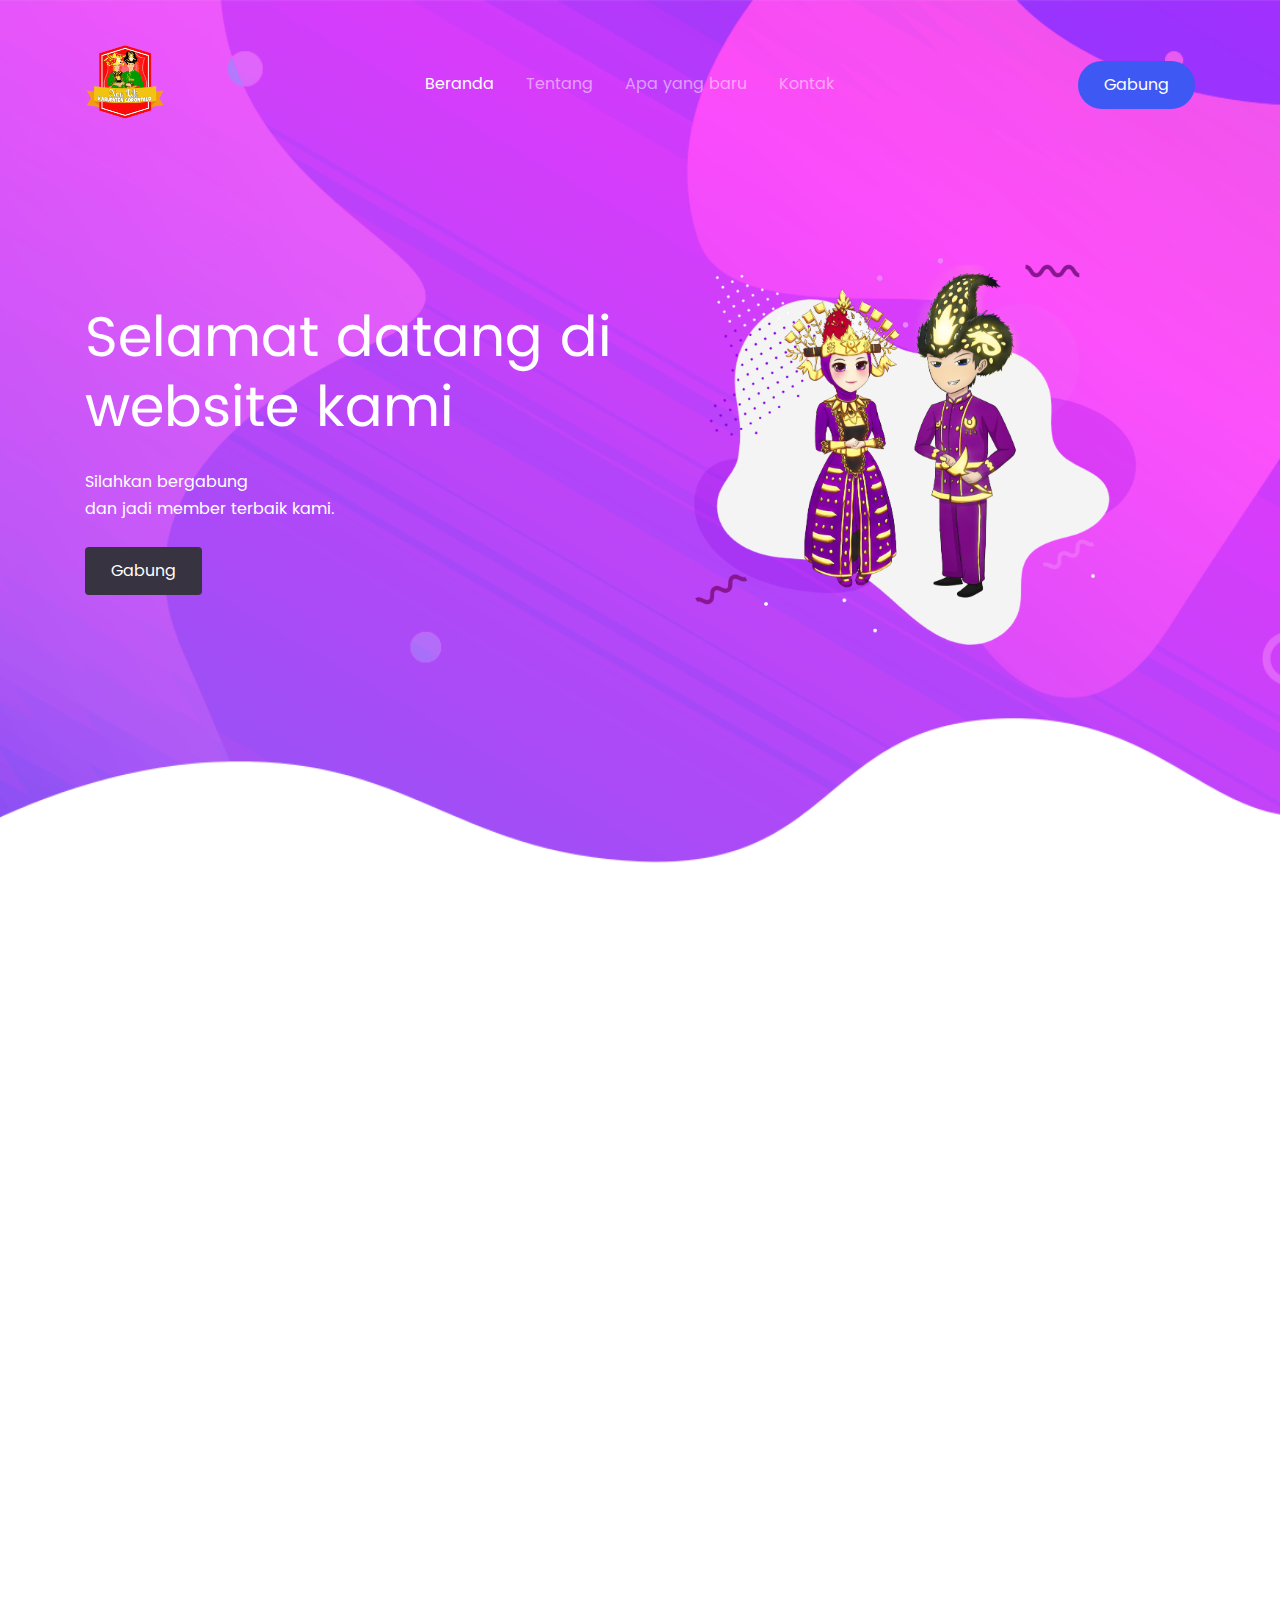
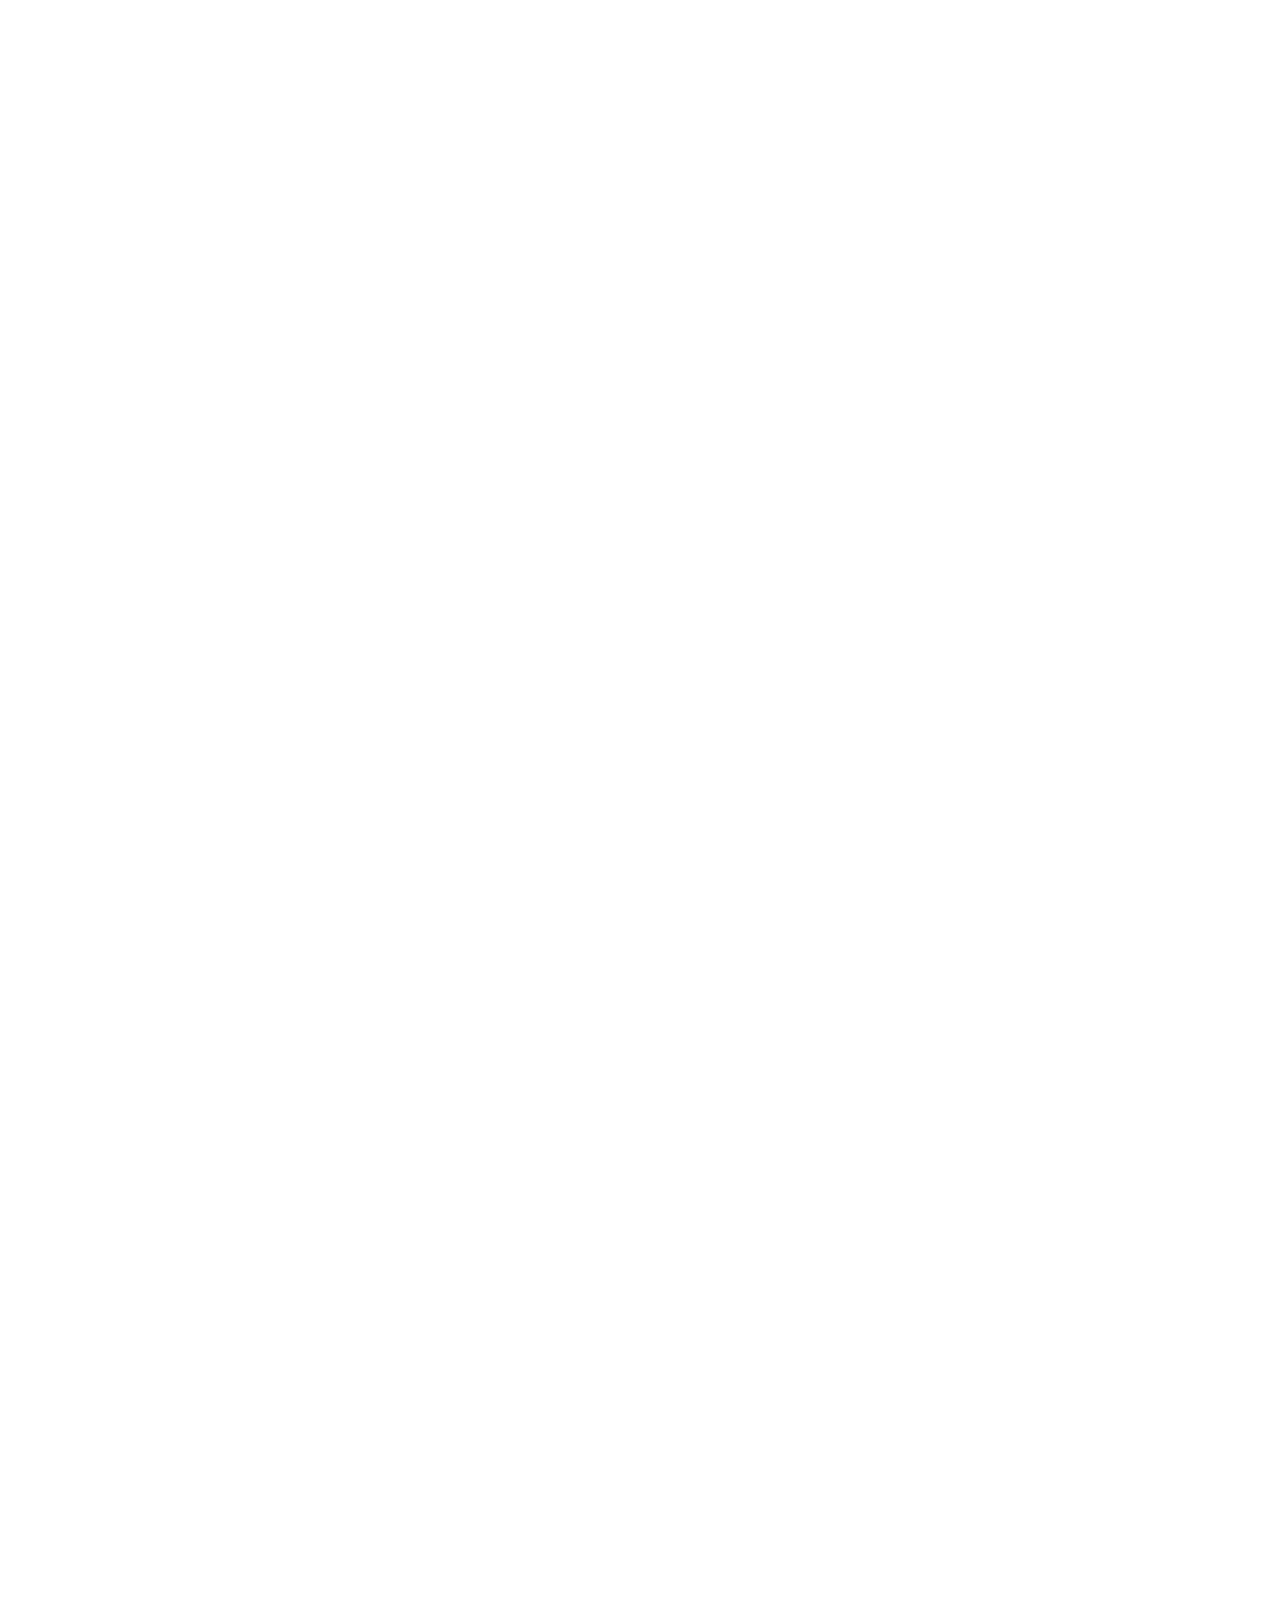
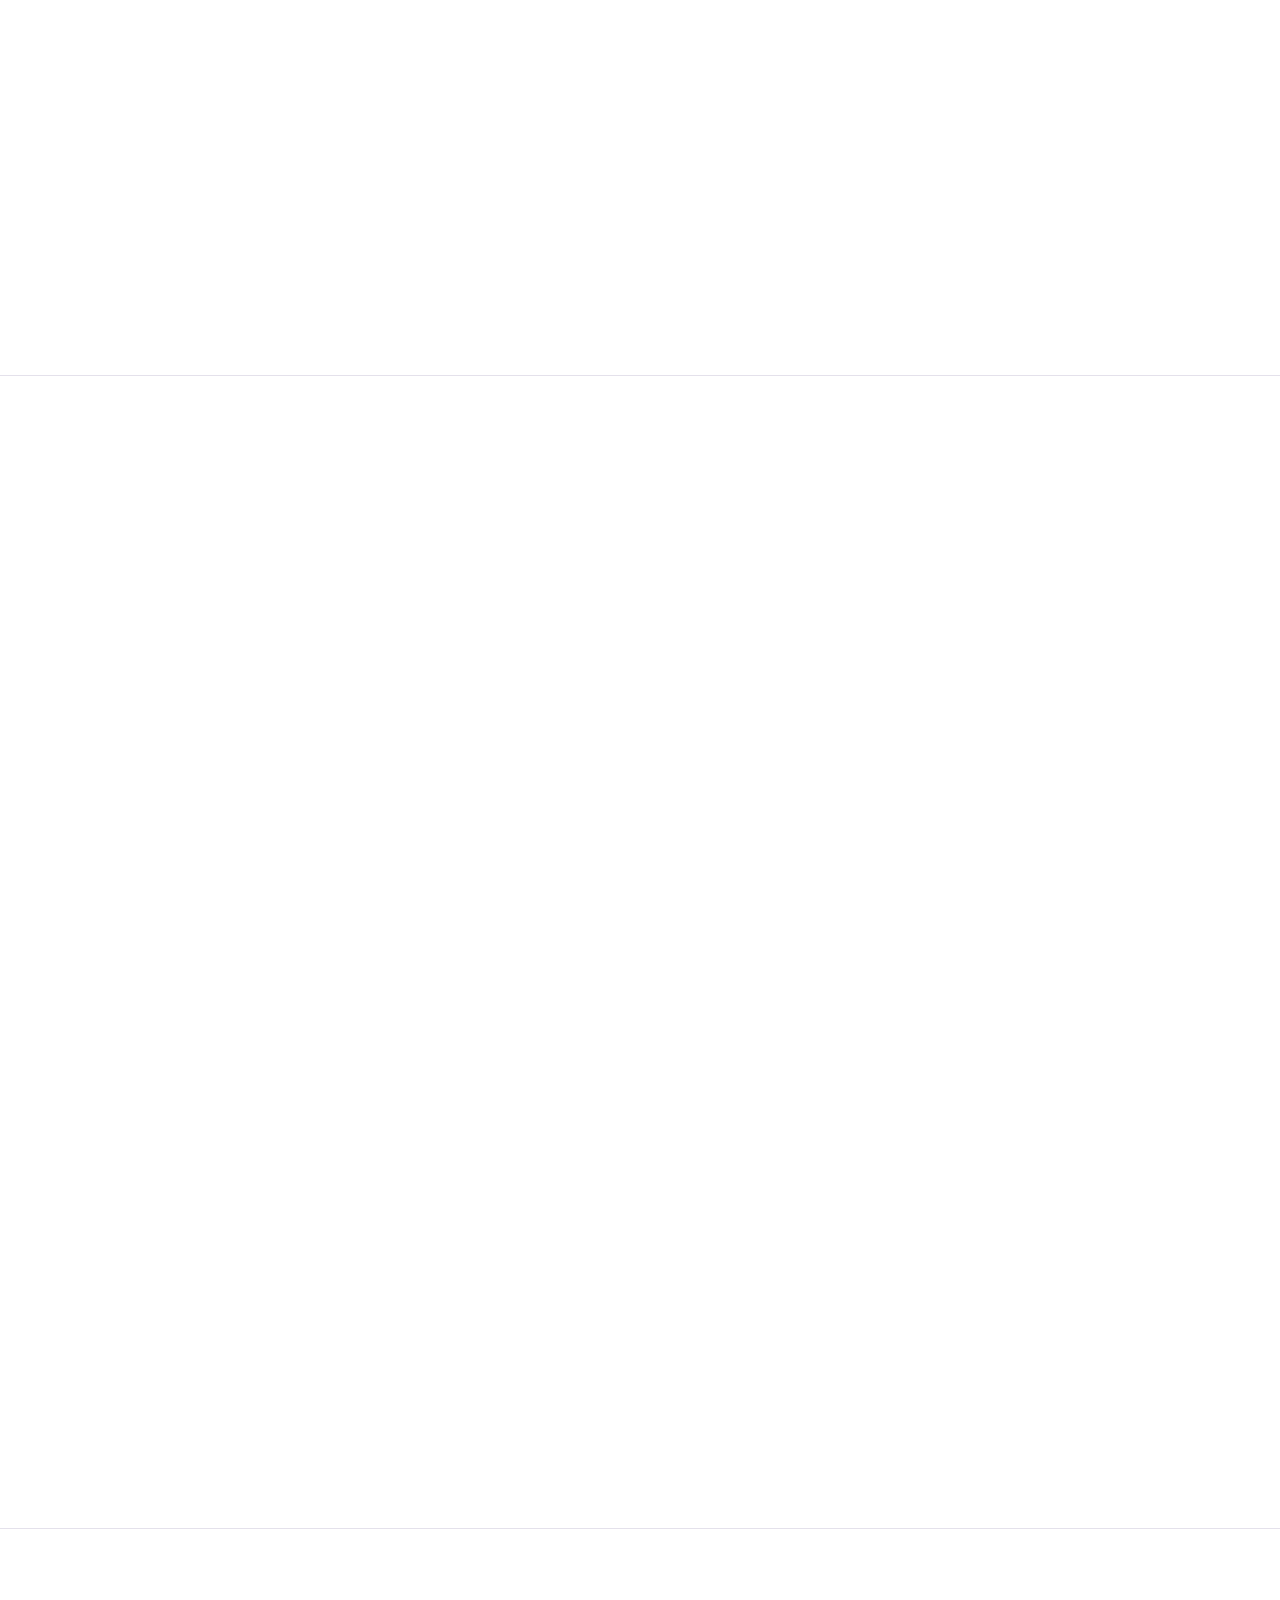
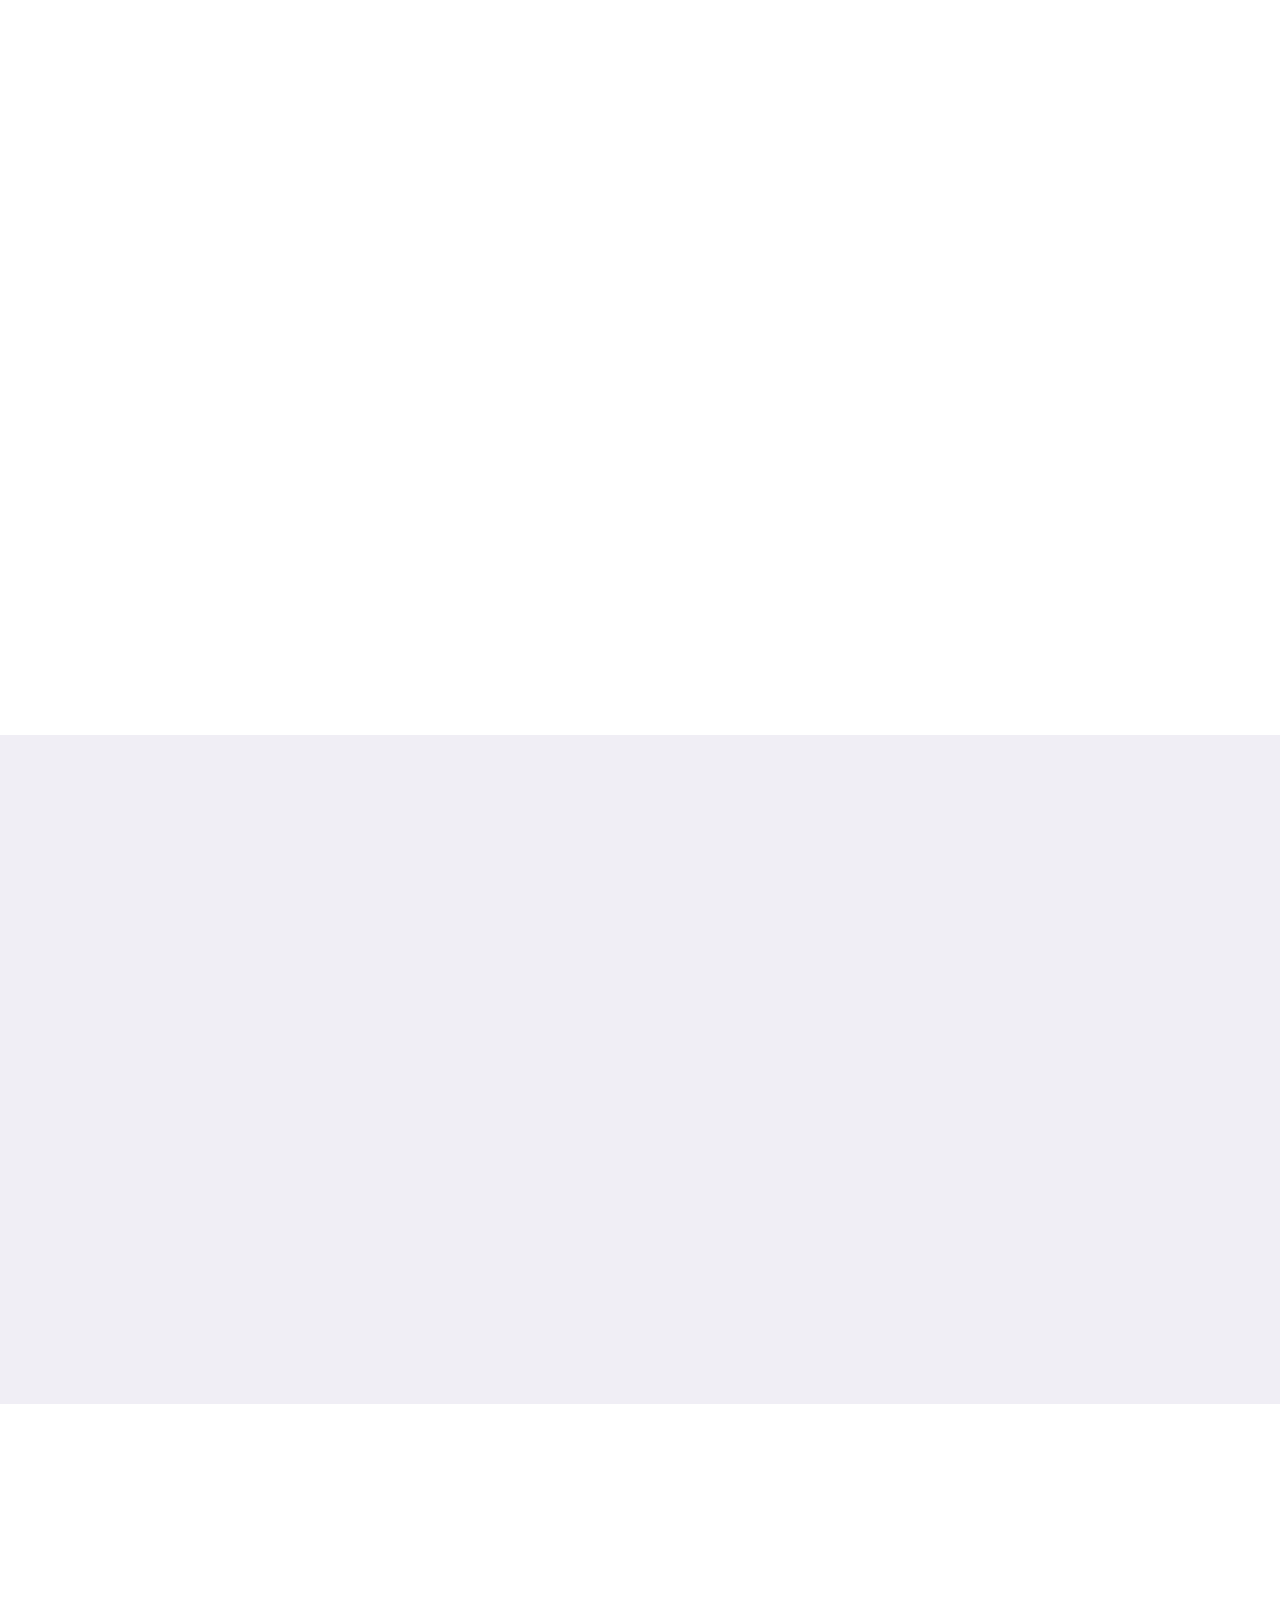
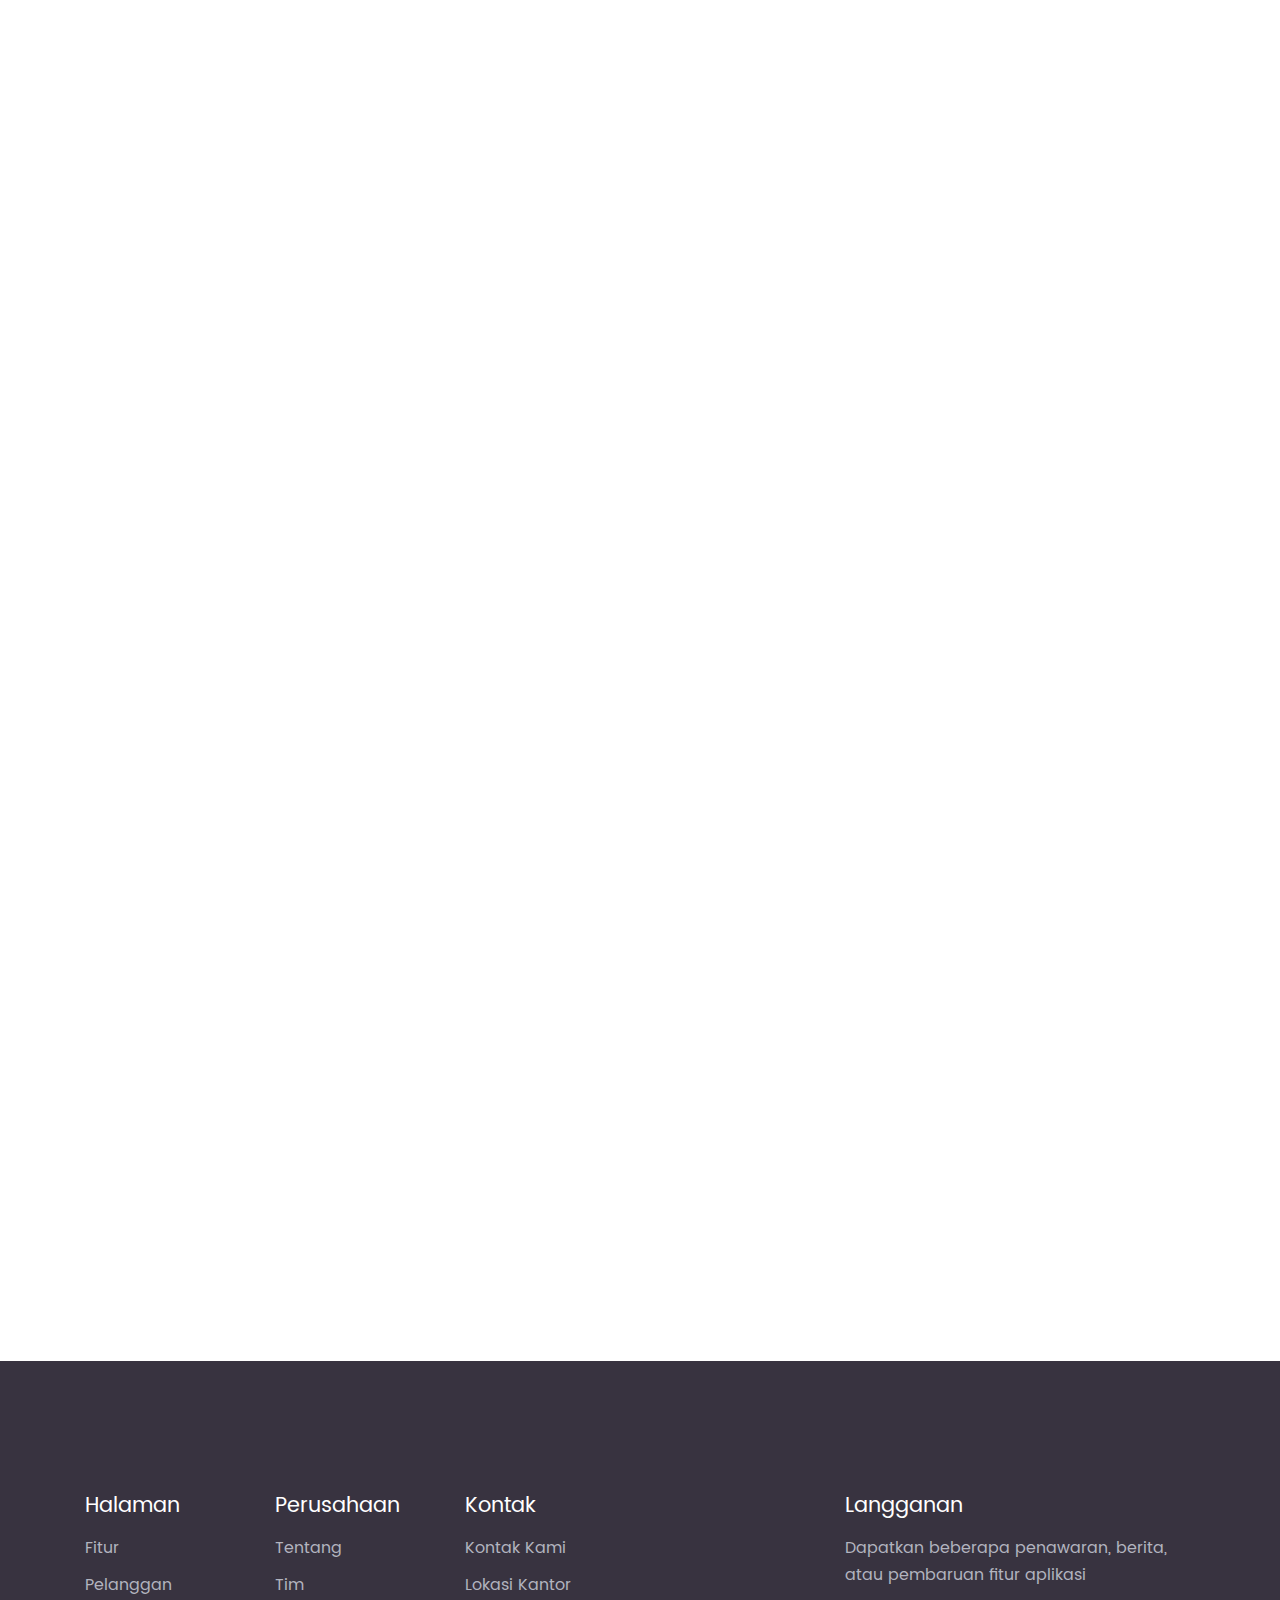
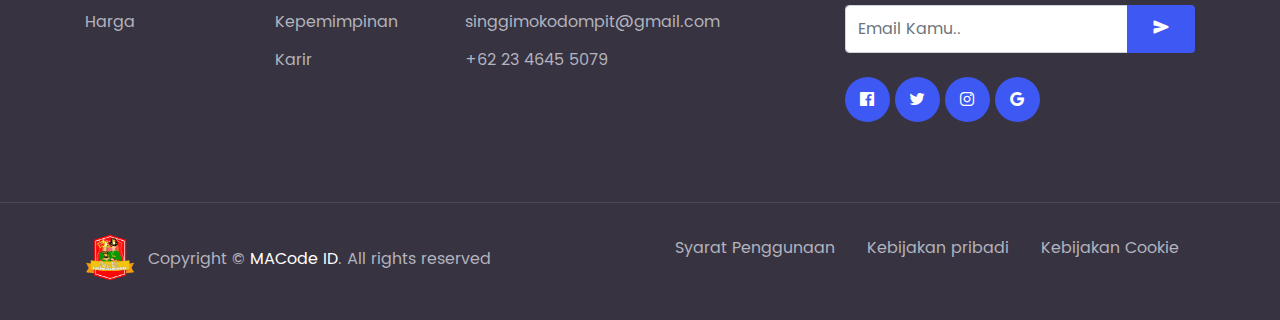
<file: index.html>
<!DOCTYPE html>
<html lang="en">
<head>
  <meta charset="UTF-8">
  <meta name="viewport" content="width=device-width, initial-scale=1.0">
  
  <meta http-equiv="X-UA-Compatible" content="ie=edge">
  
  <meta name="description" content="Mobile Application HTML5 Template">

  <meta name="copyright" content="MACode ID, https://www.macodeid.com/">

  <title>Beranda - Nou Uti Kabupaten Gorontalo</title>

  <link rel="shortcut icon" href="assets/nou-uti-gorontalo.png" type="image/x-icon">

  <link rel="stylesheet" href="assets/css/maicons.css">

  <link rel="stylesheet" href="assets/vendor/animate/animate.css">

  <link rel="stylesheet" href="assets/vendor/owl-carousel/css/owl.carousel.min.css">

  <link rel="stylesheet" href="assets/css/bootstrap.css">

  <link rel="stylesheet" href="assets/css/mobster.css">

  <!-- MY STYLE CSS -->
  <link rel="stylesheet" href="assets/css/mystyle.css">

</head>
<body>

<nav class="navbar navbar-expand-lg navbar-dark navbar-floating">
  <div class="container">
    <a class="navbar-brand" href="#">
      <img src="assets/nou-uti-gorontalo.png" alt="" width="80">
    </a>
    <button class="navbar-toggler" type="button" data-toggle="collapse" data-target="#navbarToggler" aria-controls="navbarToggler" aria-expanded="false" aria-label="Toggle navigation">
      <span class="navbar-toggler-icon"></span>
    </button>
  
    <div class="collapse navbar-collapse" id="navbarToggler">
      <ul class="navbar-nav ml-auto mt-3 mt-lg-0">
        <li class="nav-item dropdown active">
          <a class="nav-link" href="#">Beranda</a>
          <!-- <a class="nav-link dropdown-toggle" href="#" id="navbarDropdown" data-toggle="dropdown" aria-haspopup="true" aria-expanded="false">Beranda</a>
          <div class="dropdown-menu" aria-labelledby="navbarDropdown">
            <a class="dropdown-item" href="index.html">Beranda 1</a>
            <a class="dropdown-item active" href="index-2.html">Beranda 2</a>
          </div> -->
        </li>
        <li class="nav-item">
          <a class="nav-link" href="about.html">Tentang</a>
        </li>
        <li class="nav-item">
          <a class="nav-link" href="updates.html">Apa yang baru</a>
        </li>
        <li class="nav-item">
          <a class="nav-link" href="contact.html">Kontak</a>
        </li>
      </ul>
      <div class="ml-auto my-2 my-lg-0">
        <a href="auth/register.html"><button class="btn btn-primary rounded-pill">Gabung</button></a>
      </div>
    </div>
  </div>
</nav>

<div class="page-hero-section bg-image hero-home-2" style="background-image: url(assets/img/bg_hero_2.png);">
  <div class="hero-caption">
    <div class="container fg-white h-100">
      <div class="row align-items-center h-100">
        <div class="col-lg-6 wow fadeInUp">
          <h1 class="mb-4 fw-normal">Selamat datang di website kami</h1>
          <p class="mb-4">Silahkan bergabung <br>
          dan jadi member terbaik kami.</p>

          <a href="auth/register.html" class="btn btn-dark">Gabung</a>

        </div>
        <div class="col-lg-6 d-none d-lg-block wow zoomIn">
          <div class=" floating-animate img-hero">
            <img src="assets/img/nou-uti.png" alt="">
          </div>          
        </div>
      </div>
    </div>
  </div>
</div>

<div class="page-section no-scroll">
  <div class="container">
    <h2 class="text-center wow fadeIn">Fitur Utama Kami</h2>

    <div class="row justify-content-center mt-5">
      <div class="col-lg-10">
        <div class="row justify-content-center">
          <div class="col-md-6 col-lg-4 py-3 wow fadeInLeft">
            <div class="card card-body border-0 text-center shadow pt-5">
              <div class="svg-icon mx-auto mb-4">
                <img src="assets/img/icons/payment.png" alt="">
              </div>
              <h5 class="fg-gray">Secure Payment</h5>
              <p class="fs-small">Lorem ipsum dolor sit amet consectetur adipisicing elit. Sint voluptates esse, sunt reprehenderit</p>
            </div>
          </div>
          <div class="col-md-6 col-lg-4 py-3 wow fadeInUp">
            <div class="card card-body border-0 text-center shadow pt-5">
              <div class="svg-icon mx-auto mb-4">
                <img src="assets/img/icons/customizable.png" alt="">
              </div>
              <h5 class="fg-gray">Easily Customizable</h5>
              <p class="fs-small">Lorem ipsum dolor sit amet consectetur adipisicing elit. Sint voluptates esse, sunt reprehenderit</p>
            </div>
          </div>
          <div class="col-md-6 col-lg-4 py-3 wow fadeInRight">
            <div class="card card-body border-0 text-center shadow pt-5">
              <div class="svg-icon mx-auto mb-4">
                <img src="assets/img/icons/concept.png" alt="">
              </div>
              <h5 class="fg-gray">Powerful Concept</h5>
              <p class="fs-small">Lorem ipsum dolor sit amet consectetur adipisicing elit. Sint voluptates esse, sunt reprehenderit</p>
            </div>
          </div>
        </div>
      </div>
    </div>
  </div>
</div>

<div class="page-section">
  <div class="container">
    <div class="row">
      <div class="col-lg-5 py-3">
        <div class="img-place mobile-preview wow zoomIn">
          <img src="assets/img/UTIII.png" alt="">
        </div>
      </div>
      <div class="col-lg-6 offset-lg-1 py-3 mt-lg-5 wow fadeInUp">
        <h1 class="mb-4">Uti</h1>
        <p class="mb-4">Lorem ipsum dolor, sit amet consectetur adipisicing elit. Quos, molestiae, perspiciatis laboriosam quia placeat recusandae repudiandae corrupti similique delectus, aliquam commodi possimus eveniet optio magnam quis vel. Reiciendis, fuga excepturi.</p>
        <a href="#" class="btn btn-outline-primary rounded-pill">Lihat lebih banyak</a>
      </div>
    </div>
  </div>
</div>

<div class="page-section">
  <div class="container">
    <div class="row">
      <div class="col-lg-6 offset-lg-1 py-3 mt-lg-5 wow fadeInUp">
        <h1 class="mb-4">Nou</h1>
        <p class="mb-4">Lorem ipsum dolor, sit amet consectetur adipisicing elit. Quos, molestiae, perspiciatis laboriosam quia placeat recusandae repudiandae corrupti similique delectus, aliquam commodi possimus eveniet optio magnam quis vel. Reiciendis, fuga excepturi.</p>
        <a href="#" class="btn btn-outline-primary rounded-pill">Lihat lebih banyak</a>
      </div>
      <div class="col-lg-5 py-3">
        <div class="img-place mobile-preview wow zoomIn">
          <img src="assets/img/NOU.png" alt="">
        </div>
      </div>
    </div>
  </div>
</div>

<div class="page-section">
  <div class="container">
    <div class="row">
      <div class="col-lg-4 py-3">
        <div class="iconic-list">
          <div class="iconic-item wow fadeInUp">
            <div class="iconic-content">
              <h5>Powerful Features</h5>
              <p class="fs-small">Lorem ipsum dolor sit amet, consetetur sadipscing elitr, sed diam nonumy eirmod tempor invidunt ut labore et dolore</p>
            </div>
            <div class="iconic-md iconic-text bg-warning fg-white rounded-circle">
              <span class="mai-analytics"></span>
            </div>
          </div>
          <div class="iconic-item wow fadeInUp">
            <div class="iconic-content">
              <h5>Fully Secured</h5>
              <p class="fs-small">Lorem ipsum dolor sit amet, consetetur sadipscing elitr, sed diam nonumy eirmod tempor invidunt ut labore et dolore</p>
            </div>
            <div class="iconic-md iconic-text bg-info fg-white rounded-circle">
              <span class="mai-shield-checkmark"></span>
            </div>
          </div>
          <div class="iconic-item wow fadeInUp">
            <div class="iconic-content">
              <h5>Easy Monitoring</h5>
              <p class="fs-small">Lorem ipsum dolor sit amet, consetetur sadipscing elitr, sed diam nonumy eirmod tempor invidunt ut labore et dolore</p>
            </div>
            <div class="iconic-md iconic-text bg-indigo fg-white rounded-circle">
              <span class="mai-desktop-outline"></span>
            </div>
          </div>
        </div>
      </div>
      <div class="col-lg-4 py-3 wow zoomIn">
        <div class="img-place mobile-preview shadow">
          <img src="assets/img/app_preview_2.png" alt="">
        </div>
      </div>
      <div class="col-lg-4 py-3">
        <div class="iconic-list">
          <div class="iconic-item wow fadeInUp">
            <div class="iconic-md iconic-text bg-warning fg-white rounded-circle">
              <span class="mai-speedometer-outline"></span>
            </div>
            <div class="iconic-content">
              <h5>Powerful Features</h5>
              <p class="fs-small">Lorem ipsum dolor sit amet, consetetur sadipscing elitr, sed diam nonumy eirmod tempor invidunt ut labore et dolore</p>
            </div>
          </div>
          <div class="iconic-item wow fadeInUp">
            <div class="iconic-md iconic-text bg-success fg-white rounded-circle">
              <span class="mai-aperture"></span>
            </div>
            <div class="iconic-content">
              <h5>Fully Secured</h5>
              <p class="fs-small">Lorem ipsum dolor sit amet, consetetur sadipscing elitr, sed diam nonumy eirmod tempor invidunt ut labore et dolore</p>
            </div>
          </div>
          <div class="iconic-item wow fadeInUp">
            <div class="iconic-md iconic-text bg-indigo fg-white rounded-circle">
              <span class="mai-stats-chart-outline"></span>
            </div>
            <div class="iconic-content">
              <h5>Easy Monitoring</h5>
              <p class="fs-small">Lorem ipsum dolor sit amet, consetetur sadipscing elitr, sed diam nonumy eirmod tempor invidunt ut labore et dolore</p>
            </div>
          </div>
        </div>
      </div>
    </div>
  </div>
</div>

<hr>

<!-- Pricing Table -->
<div class="page-section">
  <div class="container">
    <div class="row justify-content-center text-center wow fadeInUp">
      <div class="col-lg-6">
        <h2 class="mb-3">Get awesome features, without extra charges</h2>
        <p class="mb-5">Lorem ipsum dolor sit amet, consectetur adipisicing elit. Maiores non magnam, quis aliquid dolor magni</p>

        <div class="btn-group btn-group-toggle rounded-pill btn-switch" data-toggle="buttons">
          <label class="btn active">
            <input type="radio" name="options" id="option1" checked> Monthly
          </label>
          <label class="btn">
            <input type="radio" name="options" id="option2"> Annually
          </label>
        </div>
      </div>
    </div>
    <div class="pricing-table mt-5 wow fadeInUp">
      <div class="pricing-item active no-transform">
        <div class="pricing-header">
          <h5>Business Plan</h5>
          <h1 class="fw-normal">$49.00</h1>
        </div>
        <div class="pricing-body">
          <ul class="theme-list">
            <li class="list-item">Push Notification</li>
            <li class="list-item">Unlimited Bandwith</li>
            <li class="list-item">Realtime Database</li>
            <li class="list-item">Monthly Backup</li>
            <li class="list-item">24/7 Support</li>
          </ul>
        </div>
        <button class="btn btn-dark">Choose Plan</button>
      </div>
      <div class="pricing-item">
        <div class="pricing-header">
          <h5>Starter Plan</h5>
          <h1 class="fw-normal">$24.00</h1>
        </div>
        <div class="pricing-body">
          <ul class="theme-list">
            <li class="list-item">Push Notification</li>
            <li class="list-item">Unlimited Bandwith</li>
            <li class="list-item">Realtime Database</li>
            <li class="list-item">Monthly Backup</li>
            <li class="list-item">24/7 Support</li>
          </ul>
        </div>
        <button class="btn btn-dark">Choose Plan</button>
      </div>
    </div>
  </div>
</div>

<hr>

<!-- Testimonials -->
<div class="page-section">
  <div class="container">
    <div class="row justify-content-center text-center">
      <div class="col-lg-6 wow fadeIn">
        <h2>Memenuhi kepuasan klien dengan menggunakan produk</h2>
      </div>
    </div>
  </div>
  <div class="container-fluid">
    <div class="owl-carousel stack-carousel mt-5 wow fadeInUp">
      <div class="item">
        <div class="ratings fs-small py-3">
          <span class="icon mai-star"></span>
          <span class="icon mai-star"></span>
          <span class="icon mai-star"></span>
          <span class="icon mai-star"></span>
          <span class="icon mai-star-half"></span>
        </div>
  
        <div class="caption">Lorem ipsum dolor, sit amet consectetur adipisicing elit. Rem distinctio esse eum laudantium necessitatibus autem perferendis quod ipsum eaque.</div>
  
        <div class="avatar mt-3">
          <div class="avatar-img">
            <img src="assets/img/person/person_1.png" alt="">
          </div>
          <div class="avatar-caption">
            <p class="mb-0 fw-medium fg-primary">Galih Raugana</p>
            <div class="fs-vsmall fw-medium">UI Designer</div>
          </div>
        </div>
      </div>
      <div class="item">
        <div class="ratings fs-small py-3">
          <span class="icon mai-star"></span>
          <span class="icon mai-star"></span>
          <span class="icon mai-star"></span>
          <span class="icon mai-star"></span>
          <span class="icon mai-star-half"></span>
        </div>
  
        <div class="caption">Lorem ipsum dolor, sit amet consectetur adipisicing elit. Rem distinctio esse eum laudantium necessitatibus autem perferendis quod ipsum eaque.</div>
  
        <div class="avatar mt-3">
          <div class="avatar-img">
            <img src="assets/img/person/person_2.png" alt="">
          </div>
          <div class="avatar-caption">
            <p class="mb-0 fw-medium fg-primary">Galih Raugana</p>
            <div class="fs-vsmall fw-medium">Graphic Designer</div>
          </div>
        </div>
      </div>
      <div class="item">
        <div class="ratings fs-small py-3">
          <span class="icon mai-star"></span>
          <span class="icon mai-star"></span>
          <span class="icon mai-star"></span>
          <span class="icon mai-star"></span>
          <span class="mai-star"></span>
        </div>
  
        <div class="caption">Lorem ipsum dolor, sit amet consectetur adipisicing elit. Rem distinctio esse eum laudantium necessitatibus autem perferendis quod ipsum eaque.</div>
  
        <div class="avatar mt-3">
          <div class="avatar-img">
            <img src="assets/img/person/person_3.png" alt="">
          </div>
          <div class="avatar-caption">
            <p class="mb-0 fw-medium fg-primary">Galih Raugana</p>
            <div class="fs-vsmall fw-medium">Data Analyst</div>
          </div>
        </div>
      </div>
    </div>
  </div>
</div>

<!-- FAQ -->
<div class="page-section bg-light">
  <div class="container">
    <div class="row justify-content-center align-items-center">
      <div class="col-lg-5 py-3 wow fadeInUp">
        <h2 class="mb-4">Pertanyaan <br> yang sering diajukan</h2>
        <p>Lorem ipsum dolor sit amet, consectetur adipisicing elit. Dolore, minus id consectetur accusantium illum necessitatibus, non quia sit laboriosam aut libero. Maiores neque velit modi, mollitia nostrum alias quibusdam et.</p>

        <p class="fg-primary fw-medium">Butuh lebih banyak bantuan?</p>
        <a href="#" class="btn btn-gradient btn-split-icon rounded-pill">
          <span class="icon mai-call-outline"></span> Kontak kami
        </a>
      </div>
      <div class="col-lg-7 py-3 no-scroll-x">
        <div class="accordion accordion-gap" id="accordionFAQ">
          <div class="accordion-item wow fadeInRight">
            <div class="accordion-trigger" id="headingFour">
              <button class="btn collapsed" type="button" data-toggle="collapse" data-target="#collapse1" aria-expanded="false" aria-controls="collapse1">Pertanyaan 1</button>
            </div>
            <div id="collapse1" class="collapse" aria-labelledby="headingFour" data-parent="#accordionFAQ">
              <div class="accordion-content">
                <p>Jawaban 1.</p>
              </div>
            </div>
          </div>
          <div class="accordion-item wow fadeInRight">
            <div class="accordion-trigger" id="headingFive">
              <button class="btn" type="button" data-toggle="collapse" data-target="#collapse2" aria-expanded="true" aria-controls="collapse2">Pertanyaan 2</button>
            </div>
            <div id="collapse2" class="collapse show" aria-labelledby="headingFive" data-parent="#accordionFAQ">
              <div class="accordion-content">
                <p>Jawaban 2.</p>
              </div>
            </div>
          </div>
          <div class="accordion-item wow fadeInRight">
            <div class="accordion-trigger" id="headingSix">
              <button class="btn collapsed" type="button" data-toggle="collapse" data-target="#collapse3" aria-expanded="false" aria-controls="collapse3">Pertanyaan 3</button>
            </div>
            <div id="collapse3" class="collapse" aria-labelledby="headingSix" data-parent="#accordionFAQ">
              <div class="accordion-content">
                <p>Jawaban 3.</p>
              </div>
            </div>
          </div>
          <div class="accordion-item wow fadeInRight">
            <div class="accordion-trigger" id="headingSeven">
              <button class="btn collapsed" type="button" data-toggle="collapse" data-target="#collapse4" aria-expanded="false" aria-controls="collapse4">Pertanyaan 4</button>
            </div>
            <div id="collapse4" class="collapse" aria-labelledby="headingSeven" data-parent="#accordionFAQ">
              <div class="accordion-content">
                <p>Jawaban 4.</p>
              </div>
            </div>
          </div>

          <div class="accordion-item wow fadeInRight">
            <div class="accordion-trigger" id="headingEight">
              <button class="btn collapsed" type="button" data-toggle="collapse" data-target="#collapse5" aria-expanded="false" aria-controls="collapse5">Pertanyaan 5</button>
            </div>
            <div id="collapse5" class="collapse" aria-labelledby="headingEight" data-parent="#accordionFAQ">
              <div class="accordion-content">
                <p>Jawaban 5.</p>
              </div>
            </div>
          </div>

          <div class="accordion-item wow fadeInRight">
            <div class="accordion-trigger" id="headingNine">
              <button class="btn collapsed" type="button" data-toggle="collapse" data-target="#collapse6" aria-expanded="false" aria-controls="collapse6">Pertanyaan 6</button>
            </div>
            <div id="collapse6" class="collapse" aria-labelledby="headingNine" data-parent="#accordionFAQ">
              <div class="accordion-content">
                <p>Jawaban 6.</p>
              </div>
            </div>
          </div>

        </div>
      </div>
    </div>
  </div>
</div>

<!-- Clients -->
<div class="page-section">
  <div class="container">
    <div class="text-center wow fadeIn">
      <h2 class="mb-4">Mitra Kami</h2>
      <p>Menjadi <a href="#">Mitra?</a></p>
    </div>
    <div class="row row-cols-1 row-cols-sm-2 row-cols-md-3 row-cols-lg-5 justify-content-center align-items-center mt-5">
      <div class="p-3 wow zoomIn">
        <div class="img-place client-img">
          <img src="assets/img/clients/alter_sport.png" alt="">
        </div>
      </div>
      <div class="p-3 wow zoomIn">
        <div class="img-place client-img">
          <img src="assets/img/clients/cleaning_service.png" alt="">
        </div>
      </div>
      <div class="p-3 wow zoomIn">
        <div class="img-place client-img">
          <img src="assets/img/clients/creative_photo.png" alt="">
        </div>
      </div>
      <div class="p-3 wow zoomIn">
        <div class="img-place client-img">
          <img src="assets/img/clients/global_tv.png" alt="">
        </div>
      </div>
      <div class="p-3 wow zoomIn">
        <div class="img-place client-img">
          <img src="assets/img/clients/net_sport_tv.png" alt="">
        </div>
      </div>
      <div class="p-3 wow zoomIn">
        <div class="img-place client-img">
          <img src="assets/img/clients/news_digital_tv.png" alt="">
        </div>
      </div>
      <div class="p-3 wow zoomIn">
        <div class="img-place client-img">
          <img src="assets/img/clients/spa_beauty.png" alt="">
        </div>
      </div>
      <div class="p-3 wow zoomIn">
        <div class="img-place client-img">
          <img src="assets/img/clients/trivier_group.png" alt="">
        </div>
      </div>
    </div>
  </div>
</div>

<div class="page-section">
  <div class="container">
    <div class="row">
      <div class="col-lg-7 py-3 mb-5 mb-lg-0">
        <div class="img-place w-lg-75 wow zoomIn">
          <img src="assets/img/illustration_contact.svg" alt="">
        </div>
      </div>
      <div class="col-lg-5 py-3">
        <h1 class="wow fadeInUp">Butuh bantuan? <br>
        Jangan khawatir hubungi kami</h1>

        <form method="POST" class="mt-5">
          <div class="form-group wow fadeInUp">
            <label for="name" class="fw-medium fg-grey">Nama Lengkap</label>
            <input type="text" class="form-control" id="name">
          </div>

          <div class="form-group wow fadeInUp">
            <label for="email" class="fw-medium fg-grey">Email</label>
            <input type="text" class="form-control" id="email">
          </div>

          <div class="form-group wow fadeInUp">
            <label for="message" class="fw-medium fg-grey">Pesan</label>
            <textarea rows="6" class="form-control" id="message"></textarea>
          </div>

          <div class="form-group mt-4 wow fadeInUp">
            <button type="submit" class="btn btn-primary">Kirim Pesan</button>
          </div>
        </form>
      </div>
    </div>
  </div>
</div>

<div class="page-footer-section bg-dark fg-white">
  <div class="container">
    <div class="row mb-5 py-3">
      <div class="col-sm-6 col-lg-2 py-3">
        <h5 class="mb-3">Halaman</h5>
        <ul class="menu-link">
          <li><a href="#" class="">Fitur</a></li>
          <li><a href="#" class="">Pelanggan</a></li>
          <li><a href="#" class="">Harga</a></li>
        </ul>
      </div>
      <div class="col-sm-6 col-lg-2 py-3">
        <h5 class="mb-3">Perusahaan</h5>
        <ul class="menu-link">
          <li><a href="#" class="">Tentang</a></li>
          <li><a href="#" class="">Tim</a></li>
          <li><a href="#" class="">Kepemimpinan</a></li>
          <li><a href="#" class="">Karir</a></li>
        </ul>
      </div>
      <div class="col-md-6 col-lg-4 py-3">
        <h5 class="mb-3">Kontak</h5>
        <ul class="menu-link">
          <li><a href="#" class="">Kontak Kami</a></li>
          <li><a href="#" class="">Lokasi Kantor</a></li>
          <li><a href="#" class="">singgimokodompit@gmail.com</a></li>
          <li><a href="#" class="">+62 23 4645 5079</a></li>
        </ul>
      </div>
      <div class="col-md-6 col-lg-4 py-3">
        <h5 class="mb-3">Langganan</h5>
        <p>Dapatkan beberapa penawaran, berita, atau pembaruan fitur aplikasi</p>
        <form method="POST">
          <div class="input-group">
            <input type="text" class="form-control" placeholder="Email Kamu..">
            <div class="input-group-append">
              <button type="submit" class="btn btn-primary"><span class="mai-send"></span></button>
            </div>
          </div>
        </form>

        <!-- Social Media Button -->
        <div class="mt-4">
          <a href="#" class="btn btn-fab btn-primary fg-white"><span class="mai-logo-facebook"></span></a>
          <a href="#" class="btn btn-fab btn-primary fg-white"><span class="mai-logo-twitter"></span></a>
          <a href="#" class="btn btn-fab btn-primary fg-white"><span class="mai-logo-instagram"></span></a>
          <a href="#" class="btn btn-fab btn-primary fg-white"><span class="mai-logo-google"></span></a>
        </div>
      </div>
    </div>
  </div>

  <hr>

  <div class="container">
    <div class="row">
      <div class="col-12 col-md-6 py-2">
        <img src="assets/nou-uti-gorontalo.png" alt="" width="50">
        <!-- Please don't remove or modify the credits below -->
        <p class="d-inline-block ml-2">Copyright &copy; <a href="https://www.macodeid.com/" class="fg-white fw-medium">MACode ID</a>. All rights reserved</p>
      </div>
      <div class="col-12 col-md-6 py-2">
        <ul class="nav justify-content-end">
          <li class="nav-item"><a href="#" class="nav-link">Syarat Penggunaan</a></li>
          <li class="nav-item"><a href="#" class="nav-link">Kebijakan pribadi</a></li>
          <li class="nav-item"><a href="#" class="nav-link">Kebijakan Cookie</a></li>
        </ul>
      </div>
    </div>
  </div>
</div>

<script src="assets/js/jquery-3.5.1.min.js"></script>

<script src="assets/js/bootstrap.bundle.min.js"></script>

<script src="assets/vendor/owl-carousel/js/owl.carousel.min.js"></script>

<script src="assets/vendor/wow/wow.min.js"></script>

<script src="assets/js/mobster.js"></script>

</body>
</html>
</file>
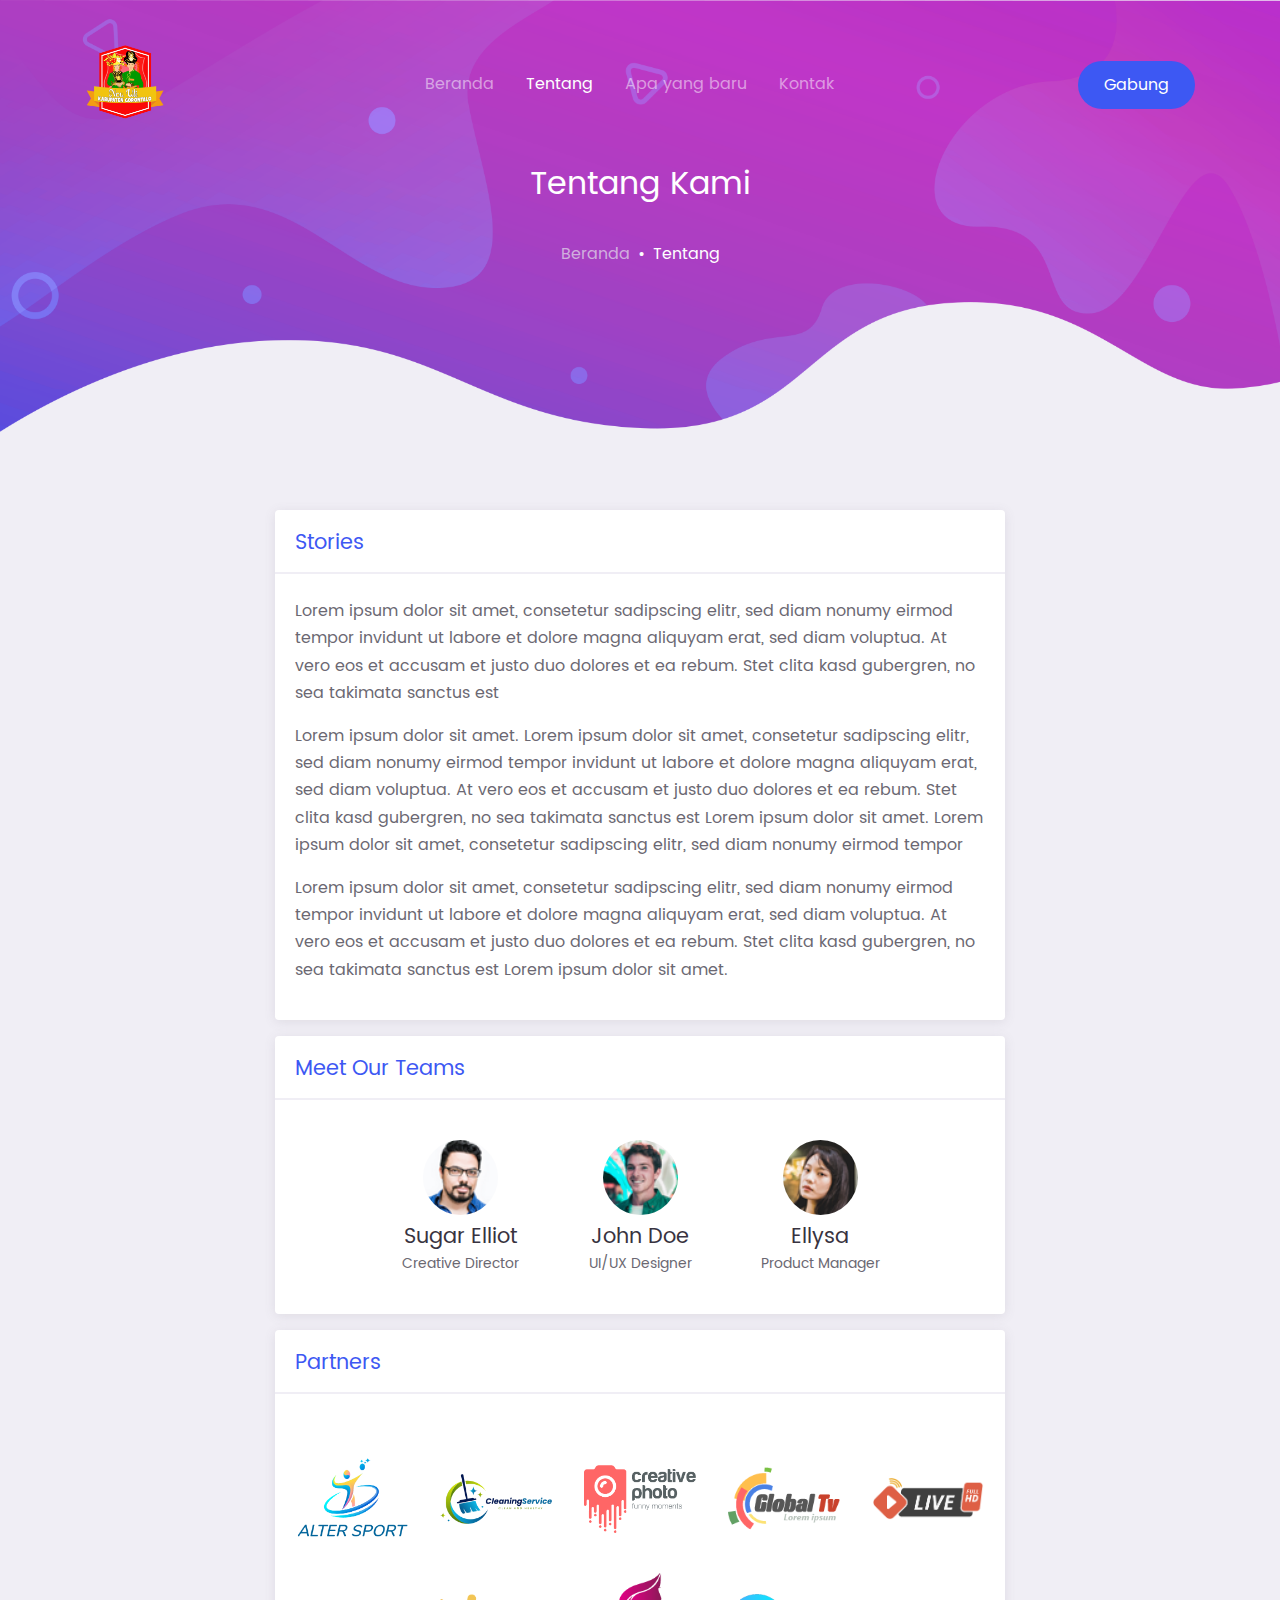
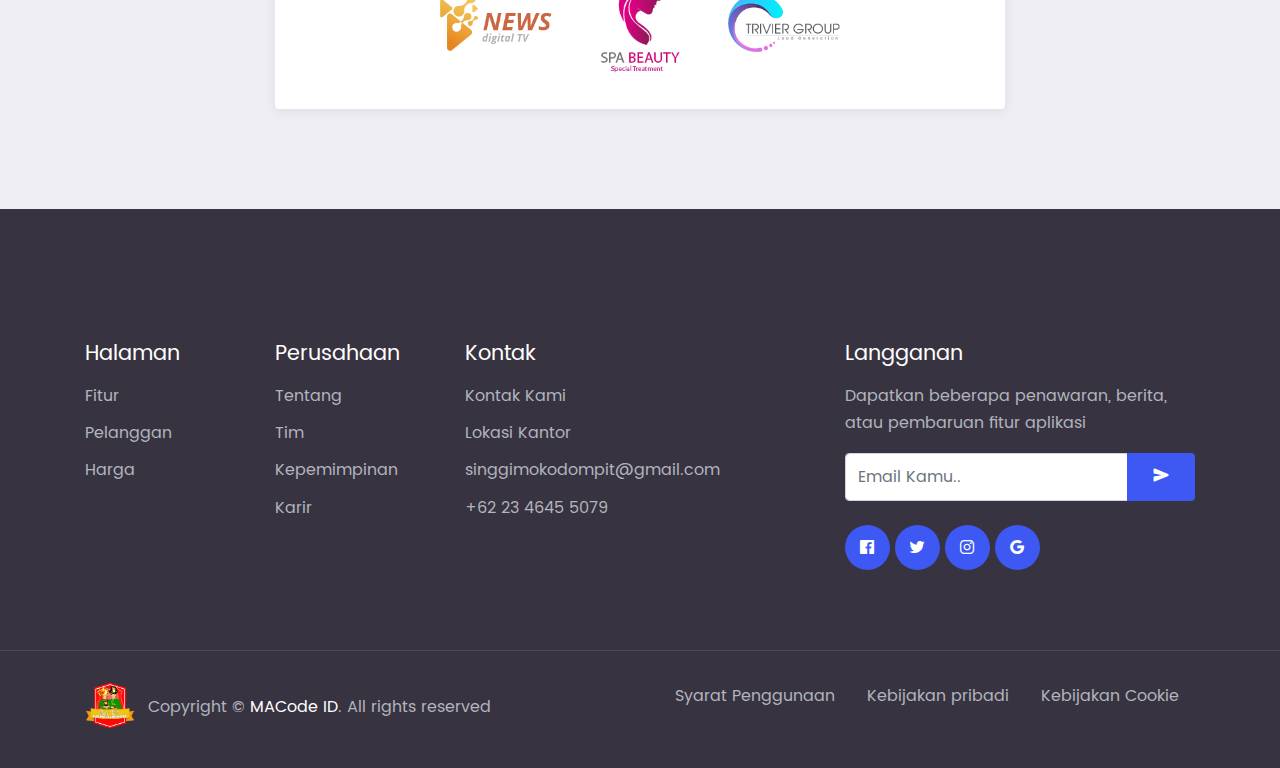
<file: about.html>
<!DOCTYPE html>
<html lang="en">
<head>
  <meta charset="UTF-8">
  <meta name="viewport" content="width=device-width, initial-scale=1.0">

  <meta http-equiv="X-UA-Compatible" content="ie=edge">

  <meta name="description" content="Mobile Application HTML5 Template">

  <meta name="copyright" content="MACode ID, https://www.macodeid.com/">

  <title>Tentang - Nou Uti Kabupaten Gorontalo</title>

  <link rel="shortcut icon" href="assets/nou-uti-gorontalo.png" type="image/x-icon">

  <link rel="stylesheet" href="assets/css/maicons.css">

  <link rel="stylesheet" href="assets/vendor/animate/animate.css">

  <link rel="stylesheet" href="assets/vendor/owl-carousel/css/owl.carousel.min.css">

  <link rel="stylesheet" href="assets/css/bootstrap.css">

  <link rel="stylesheet" href="assets/css/mobster.css">

  <!-- MY STYLE CSS -->
  <link rel="stylesheet" href="assets/css/mystyle.css">

</head>
<body>

<nav class="navbar navbar-expand-lg navbar-dark navbar-floating">
  <div class="container">
    <a class="navbar-brand" href="index.html">
      <img src="assets/nou-uti-gorontalo.png" alt="" width="80">
    </a>
    <button class="navbar-toggler" type="button" data-toggle="collapse" data-target="#navbarToggler" aria-controls="navbarToggler" aria-expanded="false" aria-label="Toggle navigation">
      <span class="navbar-toggler-icon"></span>
    </button>
  
    <div class="collapse navbar-collapse" id="navbarToggler">
      <ul class="navbar-nav ml-auto mt-2 mt-lg-0">
        <li class="nav-item dropdown">
          <a class="nav-link" href="index.html">Beranda</a>
          <!-- <a class="nav-link dropdown-toggle" href="#" id="navbarDropdown" data-toggle="dropdown" aria-haspopup="true" aria-expanded="false">Beranda</a>
          <div class="dropdown-menu" aria-labelledby="navbarDropdown">
            <a class="dropdown-item" href="index.html">Berand 1</a>
            <a class="dropdown-item" href="index-2.html">Berand 2</a>
          </div> -->
        </li>
        <li class="nav-item active">
          <a class="nav-link" href="about.html">Tentang</a>
        </li>
        <li class="nav-item">
          <a class="nav-link" href="updates.html">Apa yang baru</a>
        </li>
        <li class="nav-item">
          <a class="nav-link" href="contact.html">Kontak</a>
        </li>
      </ul>
      <div class="ml-auto my-2 my-lg-0">
        <button class="btn btn-primary rounded-pill">Gabung</button>
      </div>
    </div>
  </div>
</nav>

<main class="bg-light">

<div class="page-hero-section bg-image hero-mini" style="background-image: url(assets/img/hero_mini.png);">
  <div class="hero-caption">
    <div class="container fg-white h-100">
      <div class="row justify-content-center align-items-center text-center h-100">
        <div class="col-lg-6">
          <h3 class="mb-4 fw-medium">Tentang Kami</h3>
          <nav aria-label="breadcrumb">
            <ol class="breadcrumb breadcrumb-dark justify-content-center bg-transparent">
              <li class="breadcrumb-item"><a href="index.html">Beranda</a></li>
              <li class="breadcrumb-item active" aria-current="page">Tentang</li>
            </ol>
          </nav>
        </div>
      </div>
    </div>
  </div>
</div>

<div class="page-section pt-5">
  <div class="container">
    <div class="row justify-content-center">
      <div class="col-lg-8">
        <div class="card-page">
          <h5 class="fg-primary">Stories</h5>
          <hr>
          <p>Lorem ipsum dolor sit amet, consetetur sadipscing elitr, sed diam nonumy eirmod tempor invidunt ut labore et dolore magna aliquyam erat, sed diam voluptua. At vero eos et accusam et justo duo dolores et ea rebum. Stet clita kasd gubergren, no sea takimata sanctus est</p>
          <p>Lorem ipsum dolor sit amet. Lorem ipsum dolor sit amet, consetetur sadipscing elitr, sed diam nonumy eirmod tempor invidunt ut labore et dolore magna aliquyam erat, sed diam voluptua. At vero eos et accusam et justo duo dolores et ea rebum. Stet clita kasd gubergren, no sea takimata sanctus est Lorem ipsum dolor sit amet.
          Lorem ipsum dolor sit amet, consetetur sadipscing elitr, sed diam nonumy eirmod tempor</p>

          <!-- Video -->
          <!-- <div class="text-center py-5">
            <embed class="embed-video" src="https://www.youtube.com/embed/k1D0_wFlXgo?list=PLl-K7zZEsYLmnJ_FpMOZgyg6XcIGBu2OX">
          </div> -->

          <p>Lorem ipsum dolor sit amet, consetetur sadipscing elitr, sed diam nonumy eirmod tempor invidunt ut labore et dolore magna aliquyam erat, sed diam voluptua. At vero eos et accusam et justo duo dolores et ea rebum. Stet clita kasd gubergren, no sea takimata sanctus est Lorem ipsum dolor sit amet.</p>
        </div>
        <div class="card-page mt-3">
          <h5 class="fg-primary">Meet Our Teams</h5>
          <hr>

          <div class="row justify-content-center">
            <div class="col-lg-3 py-3">
              <div class="team-item">
                <div class="team-avatar">
                  <img src="assets/img/person/person_1.png" alt="">
                </div>
                <h5 class="team-name">Sugar Elliot</h5>
                <span class="fg-gray fs-small">Creative Director</span>
              </div>
            </div>
            <div class="col-lg-3 py-3">
              <div class="team-item">
                <div class="team-avatar">
                  <img src="assets/img/person/person_2.png" alt="">
                </div>
                <h5 class="team-name">John Doe</h5>
                <span class="fg-gray fs-small">UI/UX Designer</span>
              </div>
            </div>
            <div class="col-lg-3 py-3">
              <div class="team-item">
                <div class="team-avatar">
                  <img src="assets/img/person/person_3.png" alt="">
                </div>
                <h5 class="team-name">Ellysa</h5>
                <span class="fg-gray fs-small">Product Manager</span>
              </div>
            </div>
          </div>
        </div>
        <div class="card-page mt-3">
          <h5 class="fg-primary">Partners</h5>
          <hr>

          <div class="row row-cols-1 row-cols-sm-2 row-cols-md-3 row-cols-lg-5 justify-content-center align-items-center mt-5">
            <div class="p-3">
              <div class="img-place client-img">
                <img src="assets/img/clients/alter_sport.png" alt="">
              </div>
            </div>
            <div class="p-3">
              <div class="img-place client-img">
                <img src="assets/img/clients/cleaning_service.png" alt="">
              </div>
            </div>
            <div class="p-3">
              <div class="img-place client-img">
                <img src="assets/img/clients/creative_photo.png" alt="">
              </div>
            </div>
            <div class="p-3">
              <div class="img-place client-img">
                <img src="assets/img/clients/global_tv.png" alt="">
              </div>
            </div>
            <div class="p-3">
              <div class="img-place client-img">
                <img src="assets/img/clients/net_sport_tv.png" alt="">
              </div>
            </div>
            <div class="p-3">
              <div class="img-place client-img">
                <img src="assets/img/clients/news_digital_tv.png" alt="">
              </div>
            </div>
            <div class="p-3">
              <div class="img-place client-img">
                <img src="assets/img/clients/spa_beauty.png" alt="">
              </div>
            </div>
            <div class="p-3">
              <div class="img-place client-img">
                <img src="assets/img/clients/trivier_group.png" alt="">
              </div>
            </div>
          </div>
        </div>
      </div>
    </div>
  </div>
</div>

</main> <!-- .bg-light -->


<div class="page-footer-section bg-dark fg-white">
  <div class="container">
    <div class="row mb-5 py-3">
      <div class="col-sm-6 col-lg-2 py-3">
        <h5 class="mb-3">Halaman</h5>
        <ul class="menu-link">
          <li><a href="#" class="">Fitur</a></li>
          <li><a href="#" class="">Pelanggan</a></li>
          <li><a href="#" class="">Harga</a></li>
        </ul>
      </div>
      <div class="col-sm-6 col-lg-2 py-3">
        <h5 class="mb-3">Perusahaan</h5>
        <ul class="menu-link">
          <li><a href="#" class="">Tentang</a></li>
          <li><a href="#" class="">Tim</a></li>
          <li><a href="#" class="">Kepemimpinan</a></li>
          <li><a href="#" class="">Karir</a></li>
        </ul>
      </div>
      <div class="col-md-6 col-lg-4 py-3">
        <h5 class="mb-3">Kontak</h5>
        <ul class="menu-link">
          <li><a href="#" class="">Kontak Kami</a></li>
          <li><a href="#" class="">Lokasi Kantor</a></li>
          <li><a href="#" class="">singgimokodompit@gmail.com</a></li>
          <li><a href="#" class="">+62 23 4645 5079</a></li>
        </ul>
      </div>
      <div class="col-md-6 col-lg-4 py-3">
        <h5 class="mb-3">Langganan</h5>
        <p>Dapatkan beberapa penawaran, berita, atau pembaruan fitur aplikasi</p>
        <form method="POST">
          <div class="input-group">
            <input type="text" class="form-control" placeholder="Email Kamu..">
            <div class="input-group-append">
              <button type="submit" class="btn btn-primary"><span class="mai-send"></span></button>
            </div>
          </div>
        </form>

        <!-- Social Media Button -->
        <div class="mt-4">
          <a href="#" class="btn btn-fab btn-primary fg-white"><span class="mai-logo-facebook"></span></a>
          <a href="#" class="btn btn-fab btn-primary fg-white"><span class="mai-logo-twitter"></span></a>
          <a href="#" class="btn btn-fab btn-primary fg-white"><span class="mai-logo-instagram"></span></a>
          <a href="#" class="btn btn-fab btn-primary fg-white"><span class="mai-logo-google"></span></a>
        </div>
      </div>
    </div>
  </div>

  <hr>

  <div class="container">
    <div class="row">
      <div class="col-12 col-md-6 py-2">
        <img src="assets/nou-uti-gorontalo.png" alt="" width="50">
        <!-- Please don't remove or modify the credits below -->
        <p class="d-inline-block ml-2">Copyright &copy; <a href="https://www.macodeid.com/" class="fg-white fw-medium">MACode ID</a>. All rights reserved</p>
      </div>
      <div class="col-12 col-md-6 py-2">
        <ul class="nav justify-content-end">
          <li class="nav-item"><a href="#" class="nav-link">Syarat Penggunaan</a></li>
          <li class="nav-item"><a href="#" class="nav-link">Kebijakan pribadi</a></li>
          <li class="nav-item"><a href="#" class="nav-link">Kebijakan Cookie</a></li>
        </ul>
      </div>
    </div>
  </div>
</div>

<script src="assets/js/jquery-3.5.1.min.js"></script>

<script src="assets/js/bootstrap.bundle.min.js"></script>

<script src="assets/vendor/owl-carousel/js/owl.carousel.min.js"></script>

<script src="assets/vendor/wow/wow.min.js"></script>

<script src="assets/js/mobster.js"></script>

</body>
</html>
</file>
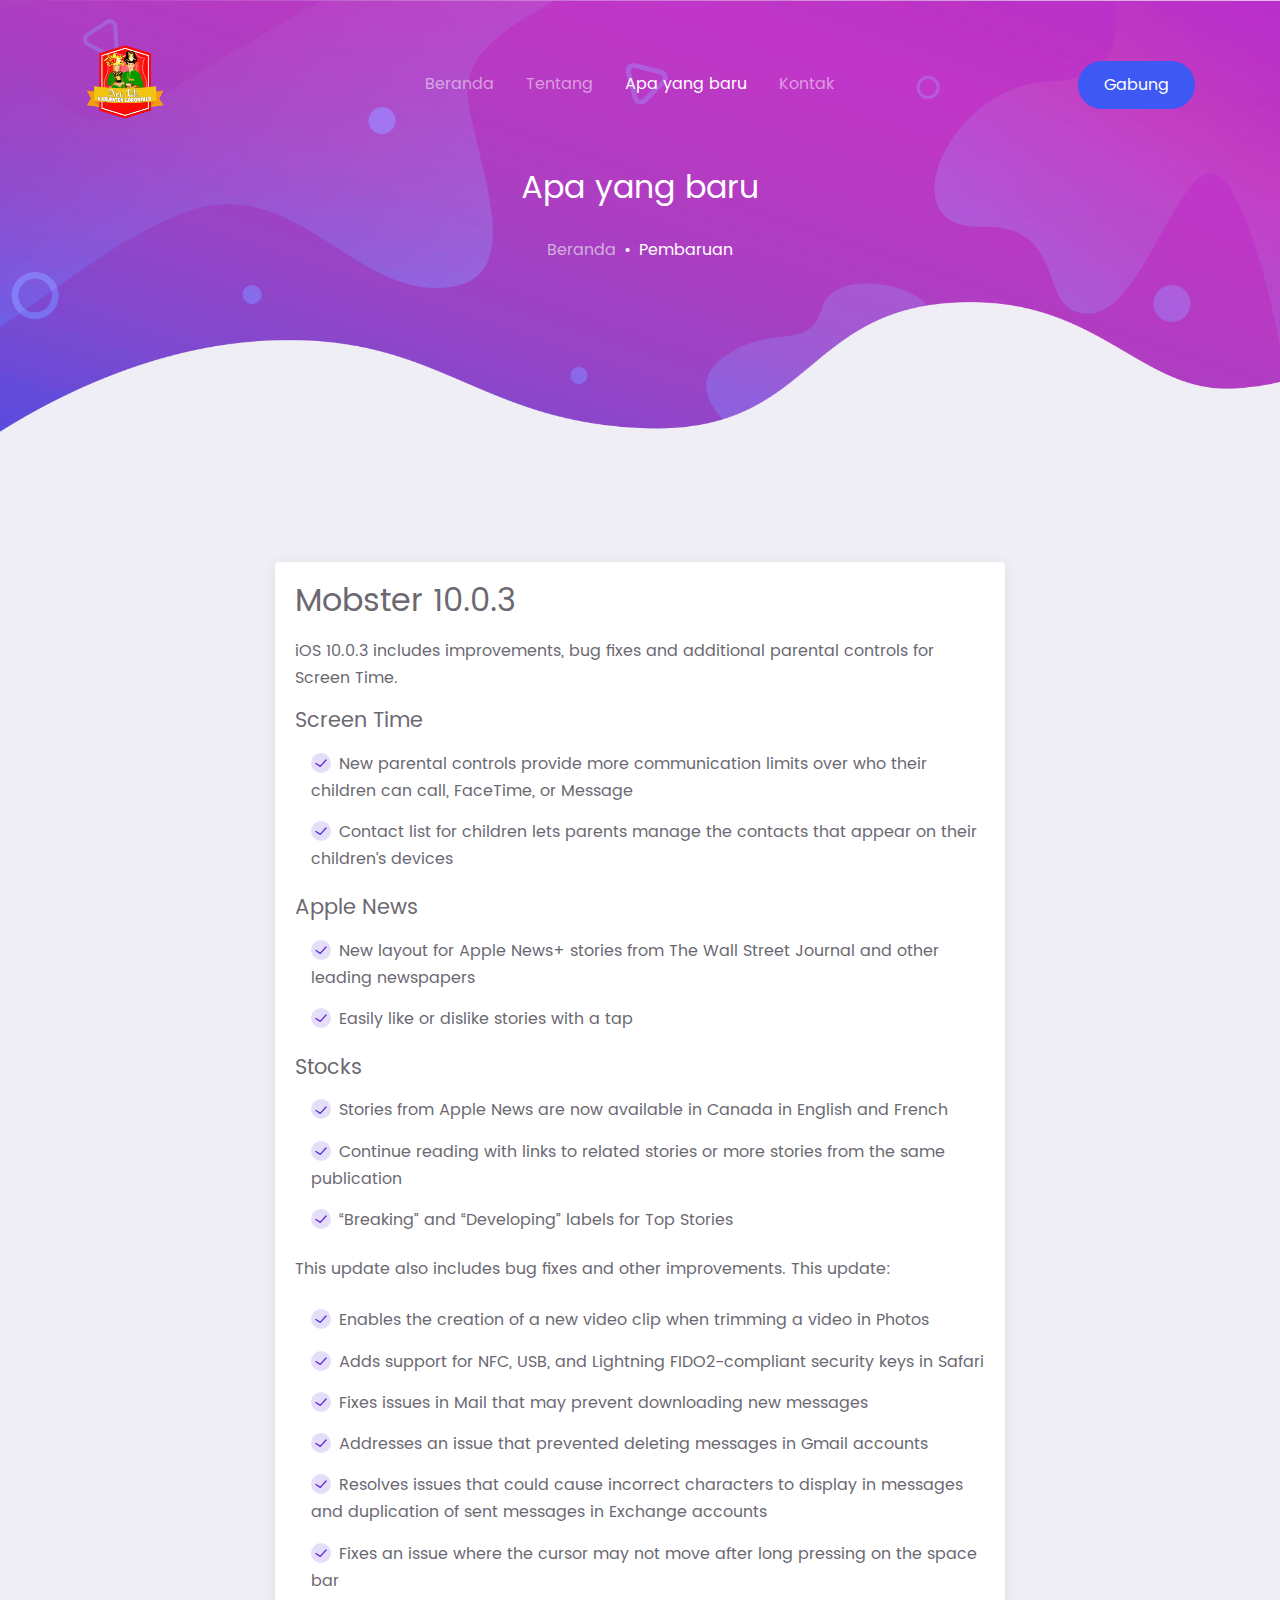
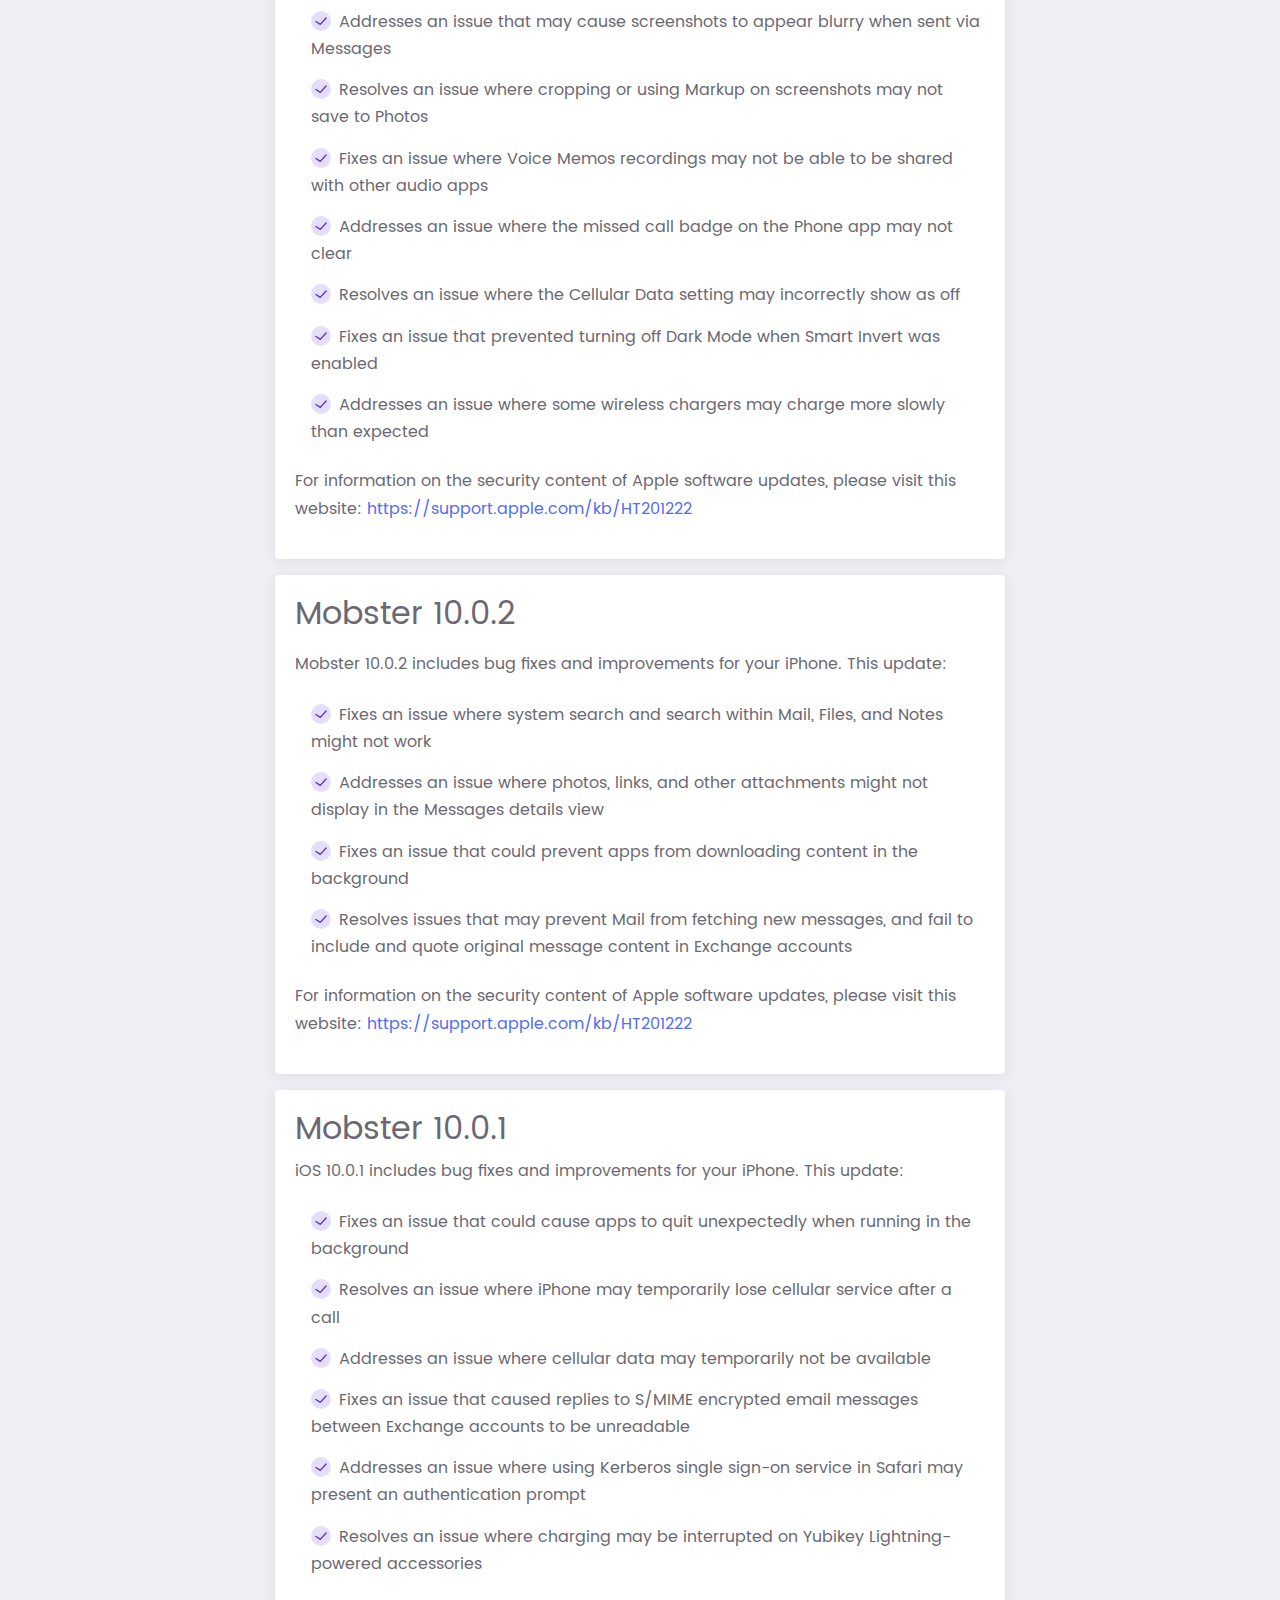
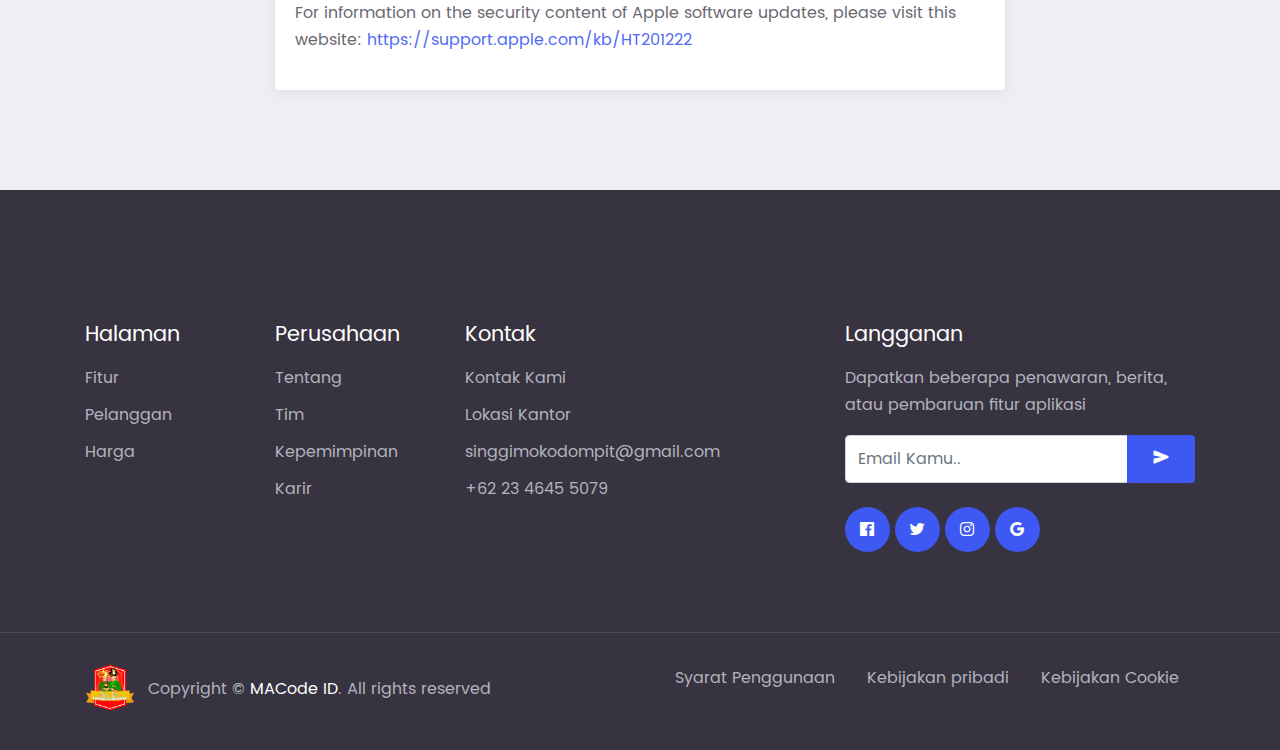
<file: updates.html>
<!DOCTYPE html>
<html lang="en">
<head>
  <meta charset="UTF-8">
  <meta name="viewport" content="width=device-width, initial-scale=1.0">

  <meta http-equiv="X-UA-Compatible" content="ie=edge">

  <meta name="description" content="Mobile Application HTML5 Template">

  <meta name="copyright" content="MACode ID, https://www.macodeid.com/">

  <title>Apa yang baru - Nou Uti Kabupaten Gorontalo</title>

  <link rel="shortcut icon" href="assets/nou-uti-gorontalo.png" type="image/x-icon">

  <link rel="stylesheet" href="assets/css/maicons.css">

  <link rel="stylesheet" href="assets/vendor/animate/animate.css">

  <link rel="stylesheet" href="assets/vendor/owl-carousel/css/owl.carousel.min.css">

  <link rel="stylesheet" href="assets/css/bootstrap.css">

  <link rel="stylesheet" href="assets/css/mobster.css">

  <!-- MY STYLE CSS -->
  <link rel="stylesheet" href="assets/css/mystyle.css">

</head>
<body>

<nav class="navbar navbar-expand-lg navbar-dark navbar-floating">
  <div class="container">
    <a class="navbar-brand" href="index.html">
      <img src="assets/nou-uti-gorontalo.png" alt="" width="80">
    </a>
    <button class="navbar-toggler" type="button" data-toggle="collapse" data-target="#navbarToggler" aria-controls="navbarToggler" aria-expanded="false" aria-label="Toggle navigation">
      <span class="navbar-toggler-icon"></span>
    </button>
  
    <div class="collapse navbar-collapse" id="navbarToggler">
      <ul class="navbar-nav ml-auto mt-2 mt-lg-0">
        <li class="nav-item dropdown">
          <a class="nav-link" href="index.html">Beranda</a>
         <!-- <a class="nav-link dropdown-toggle" href="#" id="navbarDropdown" data-toggle="dropdown" aria-haspopup="true" aria-expanded="false">Beranda</a>
          <div class="dropdown-menu" aria-labelledby="navbarDropdown">
            <a class="dropdown-item" href="index.html">Berand 1</a>
            <a class="dropdown-item" href="index-2.html">Berand 2</a>
          </div> -->
        </li>
        <li class="nav-item">
          <a class="nav-link" href="about.html">Tentang</a>
        </li>
        <li class="nav-item active">
          <a class="nav-link" href="updates.html">Apa yang baru</a>
        </li>
        <li class="nav-item">
          <a class="nav-link" href="contact.html">Kontak</a>
        </li>
      </ul>
      <div class="ml-auto my-2 my-lg-0">
        <button class="btn btn-primary rounded-pill">Gabung</button>
      </div>
    </div>
  </div>
</nav>


<div class="bg-light">

<div class="page-hero-section bg-image hero-mini" style="background-image: url(assets/img/hero_mini.png);">
  <div class="hero-caption">
    <div class="container fg-white h-100">
      <div class="row justify-content-center align-items-center text-center h-100">
        <div class="col-lg-6">
          <h3 class="mb-3 fw-medium">Apa yang baru</h3>
          <nav aria-label="breadcrumb">
            <ol class="breadcrumb breadcrumb-dark justify-content-center bg-transparent">
              <li class="breadcrumb-item"><a href="index.html">Beranda</a></li>
              <li class="breadcrumb-item active" aria-current="page">Pembaruan</li>
            </ol>
          </nav>
        </div>
      </div>
    </div>
  </div>
</div>

<div class="page-section">
  <div class="container">
    <div class="row justify-content-center">
      <div class="col-lg-8">
        <div class="card-page">
          <h3 class="mb-3">Mobster 10.0.3</h3>
 
          <p>iOS 10.0.3 includes improvements, bug fixes and additional parental controls for Screen Time.</p>

          <h5>Screen Time</h5>
          <ul class="theme-list">
            <li class="list-item">New parental controls provide more communication limits over who their children can call, FaceTime, or Message</li>
            <li class="list-item">Contact list for children lets parents manage the contacts that appear on their children’s devices</li>
          </ul>
 
          <h5>Apple News</h5>
          <ul class="theme-list">
            <li class="list-item">New layout for Apple News+ stories from The Wall Street Journal and other leading newspapers</li>
            <li class="list-item">Easily like or dislike stories with a tap</li>
          </ul>
          
          <h5>Stocks</h5>
          <ul class="theme-list">
            <li class="list-item">Stories from Apple News are now available in Canada in English and French</li>
            <li class="list-item">Continue reading with links to related stories or more stories from the same publication</li>
            <li class="list-item">“Breaking” and “Developing” labels for Top Stories</li>
          </ul>

          <p>This update also includes bug fixes and other improvements. This update:</p>
          <ul class="theme-list">
            <li class="list-item">Enables the creation of a new video clip when trimming a video in Photos</li>
            <li class="list-item">Adds support for NFC, USB, and Lightning FIDO2-compliant security keys in Safari</li>
            <li class="list-item">Fixes issues in Mail that may prevent downloading new messages</li>
            <li class="list-item">Addresses an issue that prevented deleting messages in Gmail accounts</li>
            <li class="list-item">Resolves issues that could cause incorrect characters to display in messages and duplication of sent messages in Exchange accounts</li>
            <li class="list-item">Fixes an issue where the cursor may not move after long pressing on the space bar</li>
            <li class="list-item">Addresses an issue that may cause screenshots to appear blurry when sent via Messages</li>
            <li class="list-item">Resolves an issue where cropping or using Markup on screenshots may not save to Photos</li>
            <li class="list-item">Fixes an issue where Voice Memos recordings may not be able to be shared with other audio apps</li>
            <li class="list-item">Addresses an issue where the missed call badge on the Phone app may not clear</li>
            <li class="list-item">Resolves an issue where the Cellular Data setting may incorrectly show as off</li>
            <li class="list-item">Fixes an issue that prevented turning off Dark Mode when Smart Invert was enabled</li>
            <li class="list-item">Addresses an issue where some wireless chargers may charge more slowly than expected</li>
          </ul>
          
          <p>For information on the security content of Apple software updates, please visit this website: <a href="https://support.apple.com/kb/HT201222 ">https://support.apple.com/kb/HT201222</a></p>
        </div>

        <div class="card-page mt-3">
          <h3 class="mb-3">Mobster 10.0.2</h3>
          <p>Mobster 10.0.2 includes bug fixes and improvements for your iPhone. This update:</p>
          <ul class="theme-list">
            <li class="list-item">Fixes an issue where system search and search within Mail, Files, and Notes might not work</li>
            <li class="list-item">Addresses an issue where photos, links, and other attachments might not display in the Messages details view</li>
            <li class="list-item">Fixes an issue that could prevent apps from downloading content in the background</li>
            <li class="list-item">Resolves issues that may prevent Mail from fetching new messages, and fail to include and quote original message content in Exchange accounts</li>
          </ul>
          <p>For information on the security content of Apple software updates, please visit this website:&nbsp;<a href="https://support.apple.com/kb/HT201222">https://support.apple.com/kb/HT201222</a>&nbsp;</p>
        </div>

        <div class="card-page mt-3">
          <h3>Mobster 10.0.1</h3>
          <p>iOS 10.0.1 includes bug fixes and improvements for your iPhone. This update:</p>
          <ul class="theme-list">
            <li class="list-item">Fixes an issue that could cause apps to quit unexpectedly when running in the background</li>
            <li class="list-item">Resolves an issue where iPhone may temporarily lose cellular service after a call</li>
            <li class="list-item">Addresses an issue where cellular data may temporarily not be available</li>
            <li class="list-item">Fixes an issue that caused replies to S/MIME encrypted email messages between Exchange accounts to be unreadable</li>
            <li class="list-item">Addresses an issue where using Kerberos single sign-on service in Safari may present an authentication prompt</li>
            <li class="list-item">Resolves an issue where charging may be interrupted on Yubikey Lightning-powered accessories</li>
          </ul>
          <p>For information on the security content of Apple software updates, please visit this website:&nbsp;<a href="https://support.apple.com/kb/HT201222">https://support.apple.com/kb/HT201222</a>&nbsp;</p>
        </div>
      </div>
    </div>
  </div>
</div>

</div>


<div class="page-footer-section bg-dark fg-white">
  <div class="container">
    <div class="row mb-5 py-3">
      <div class="col-sm-6 col-lg-2 py-3">
        <h5 class="mb-3">Halaman</h5>
        <ul class="menu-link">
          <li><a href="#" class="">Fitur</a></li>
          <li><a href="#" class="">Pelanggan</a></li>
          <li><a href="#" class="">Harga</a></li>
        </ul>
      </div>
      <div class="col-sm-6 col-lg-2 py-3">
        <h5 class="mb-3">Perusahaan</h5>
        <ul class="menu-link">
          <li><a href="#" class="">Tentang</a></li>
          <li><a href="#" class="">Tim</a></li>
          <li><a href="#" class="">Kepemimpinan</a></li>
          <li><a href="#" class="">Karir</a></li>
        </ul>
      </div>
      <div class="col-md-6 col-lg-4 py-3">
        <h5 class="mb-3">Kontak</h5>
        <ul class="menu-link">
          <li><a href="#" class="">Kontak Kami</a></li>
          <li><a href="#" class="">Lokasi Kantor</a></li>
          <li><a href="#" class="">singgimokodompit@gmail.com</a></li>
          <li><a href="#" class="">+62 23 4645 5079</a></li>
        </ul>
      </div>
      <div class="col-md-6 col-lg-4 py-3">
        <h5 class="mb-3">Langganan</h5>
        <p>Dapatkan beberapa penawaran, berita, atau pembaruan fitur aplikasi</p>
        <form method="POST">
          <div class="input-group">
            <input type="text" class="form-control" placeholder="Email Kamu..">
            <div class="input-group-append">
              <button type="submit" class="btn btn-primary"><span class="mai-send"></span></button>
            </div>
          </div>
        </form>

        <!-- Social Media Button -->
        <div class="mt-4">
          <a href="#" class="btn btn-fab btn-primary fg-white"><span class="mai-logo-facebook"></span></a>
          <a href="#" class="btn btn-fab btn-primary fg-white"><span class="mai-logo-twitter"></span></a>
          <a href="#" class="btn btn-fab btn-primary fg-white"><span class="mai-logo-instagram"></span></a>
          <a href="#" class="btn btn-fab btn-primary fg-white"><span class="mai-logo-google"></span></a>
        </div>
      </div>
    </div>
  </div>

  <hr>

  <div class="container">
    <div class="row">
      <div class="col-12 col-md-6 py-2">
       <img src="assets/nou-uti-gorontalo.png" alt="" width="50">
        <!-- Please don't remove or modify the credits below -->
        <p class="d-inline-block ml-2">Copyright &copy; <a href="https://www.macodeid.com/" class="fg-white fw-medium">MACode ID</a>. All rights reserved</p>
      </div>
      <div class="col-12 col-md-6 py-2">
        <ul class="nav justify-content-end">
          <li class="nav-item"><a href="#" class="nav-link">Syarat Penggunaan</a></li>
          <li class="nav-item"><a href="#" class="nav-link">Kebijakan pribadi</a></li>
          <li class="nav-item"><a href="#" class="nav-link">Kebijakan Cookie</a></li>
        </ul>
      </div>
    </div>
  </div>
</div>

<script src="assets/js/jquery-3.5.1.min.js"></script>

<script src="assets/js/bootstrap.bundle.min.js"></script>

<script src="assets/vendor/owl-carousel/js/owl.carousel.min.js"></script>

<script src="assets/vendor/wow/wow.min.js"></script>

<script src="assets/js/mobster.js"></script>

</body>
</html>
</file>
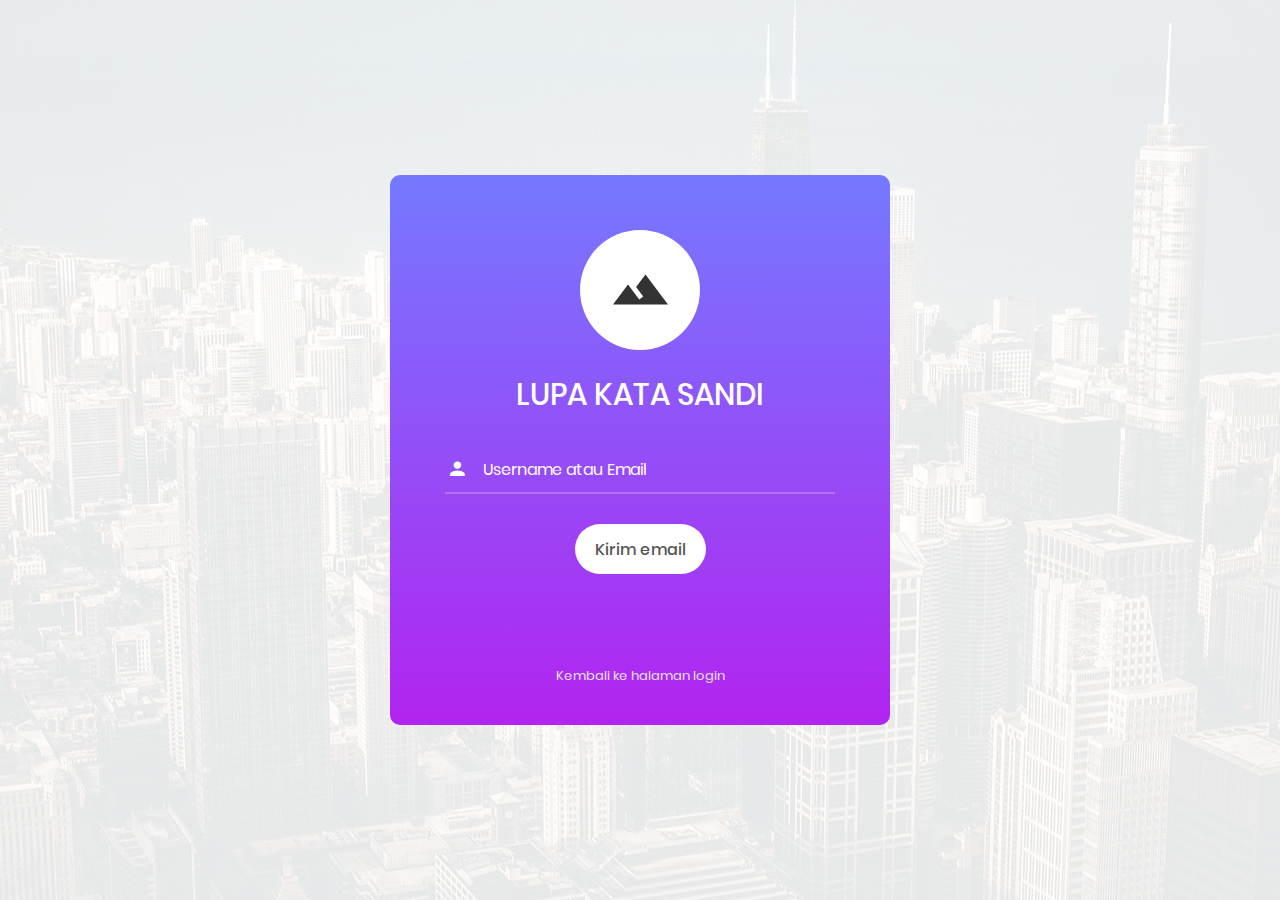
<file: auth/forgot-password.html>
<!DOCTYPE html>
<html lang="en">
<head>
	<title>Lupa kata sandi - </title>
	<meta charset="UTF-8">
	<meta name="viewport" content="width=device-width, initial-scale=1">
<!--===============================================================================================-->	
	<link rel="icon" type="image/png" href="images/icons/favicon.ico"/>
<!--===============================================================================================-->
	<link rel="stylesheet" type="text/css" href="vendor/bootstrap/css/bootstrap.min.css">
<!--===============================================================================================-->
	<link rel="stylesheet" type="text/css" href="fonts/font-awesome-4.7.0/css/font-awesome.min.css">
<!--===============================================================================================-->
	<link rel="stylesheet" type="text/css" href="fonts/iconic/css/material-design-iconic-font.min.css">
<!--===============================================================================================-->
	<link rel="stylesheet" type="text/css" href="vendor/animate/animate.css">
<!--===============================================================================================-->	
	<link rel="stylesheet" type="text/css" href="vendor/css-hamburgers/hamburgers.min.css">
<!--===============================================================================================-->
	<link rel="stylesheet" type="text/css" href="vendor/animsition/css/animsition.min.css">
<!--===============================================================================================-->
	<link rel="stylesheet" type="text/css" href="vendor/select2/select2.min.css">
<!--===============================================================================================-->	
	<link rel="stylesheet" type="text/css" href="vendor/daterangepicker/daterangepicker.css">
<!--===============================================================================================-->
	<link rel="stylesheet" type="text/css" href="css/util.css">
	<link rel="stylesheet" type="text/css" href="css/main.css">
<!--===============================================================================================-->
</head>
<body>
	
	<div class="limiter">
		<div class="container-login100" style="background-image: url('images/bg-01.jpg');">
			<div class="wrap-login100">
				<form class="login100-form validate-form">
					<span class="login100-form-logo">
						<i class="zmdi zmdi-landscape"></i>
					</span>

					<span class="login100-form-title p-b-34 p-t-27">
						Lupa kata sandi
					</span>

					<div class="wrap-input100 validate-input" data-validate = "Enter username">
						<input class="input100" type="text" name="username" placeholder="Username atau Email">
						<span class="focus-input100" data-placeholder="&#xf207;"></span>
					</div>

					<div class="container-login100-form-btn">
						<button class="login100-form-btn">
							Kirim email
						</button>
					</div>

					<div class="text-center p-t-90">
						<p>
							<a class="txt1" href="login.html">
								Kembali ke halaman login
							</a>
						</p>
					</div>
				</form>
			</div>
		</div>
	</div>
	

	<div id="dropDownSelect1"></div>
	
<!--===============================================================================================-->
	<script src="vendor/jquery/jquery-3.2.1.min.js"></script>
<!--===============================================================================================-->
	<script src="vendor/animsition/js/animsition.min.js"></script>
<!--===============================================================================================-->
	<script src="vendor/bootstrap/js/popper.js"></script>
	<script src="vendor/bootstrap/js/bootstrap.min.js"></script>
<!--===============================================================================================-->
	<script src="vendor/select2/select2.min.js"></script>
<!--===============================================================================================-->
	<script src="vendor/daterangepicker/moment.min.js"></script>
	<script src="vendor/daterangepicker/daterangepicker.js"></script>
<!--===============================================================================================-->
	<script src="vendor/countdowntime/countdowntime.js"></script>
<!--===============================================================================================-->
	<script src="js/main.js"></script>

</body>
</html>
</file>
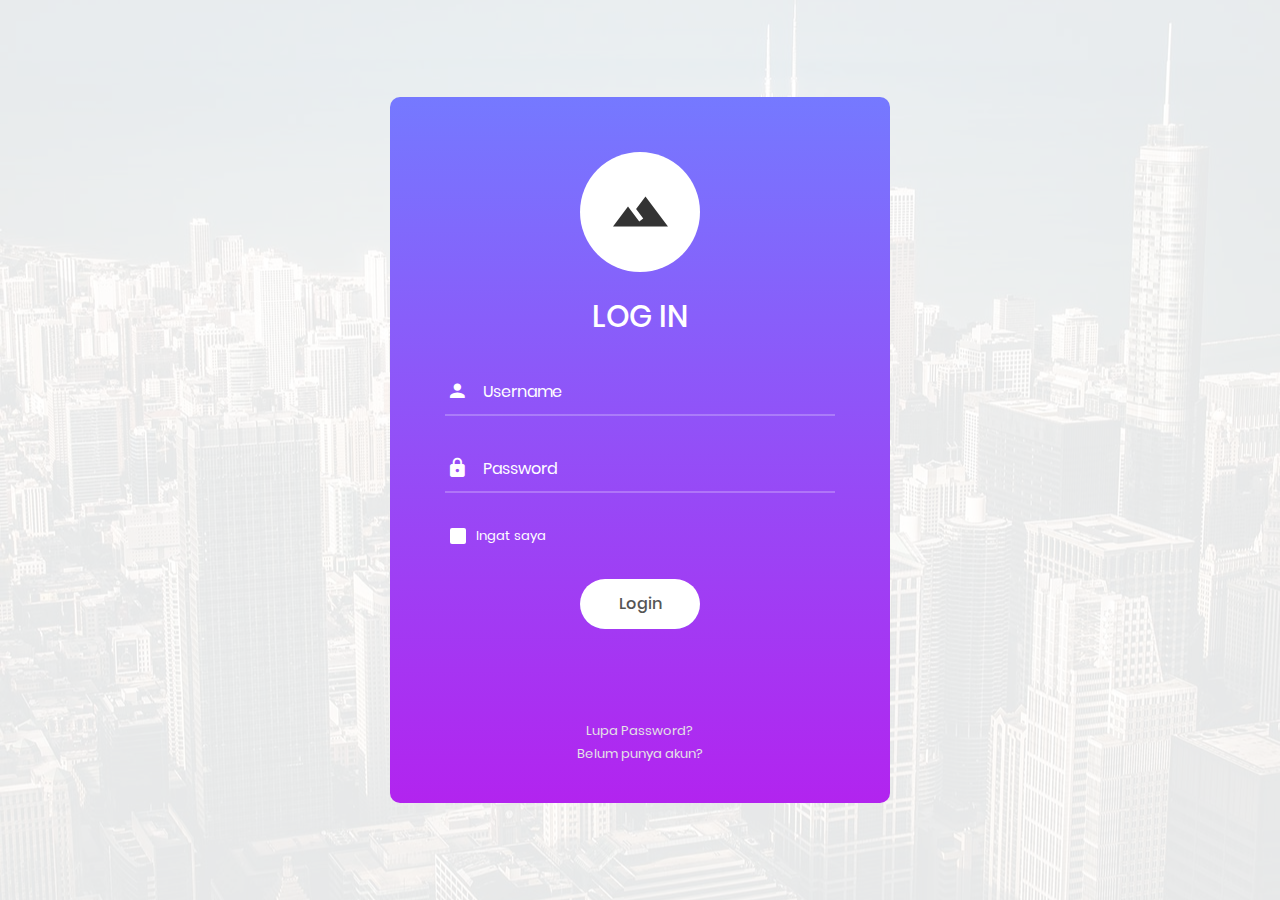
<file: auth/login.html>
<!DOCTYPE html>
<html lang="en">
<head>
	<title>Login - </title>
	<meta charset="UTF-8">
	<meta name="viewport" content="width=device-width, initial-scale=1">
<!--===============================================================================================-->	
	<link rel="icon" type="image/png" href="images/icons/favicon.ico"/>
<!--===============================================================================================-->
	<link rel="stylesheet" type="text/css" href="vendor/bootstrap/css/bootstrap.min.css">
<!--===============================================================================================-->
	<link rel="stylesheet" type="text/css" href="fonts/font-awesome-4.7.0/css/font-awesome.min.css">
<!--===============================================================================================-->
	<link rel="stylesheet" type="text/css" href="fonts/iconic/css/material-design-iconic-font.min.css">
<!--===============================================================================================-->
	<link rel="stylesheet" type="text/css" href="vendor/animate/animate.css">
<!--===============================================================================================-->	
	<link rel="stylesheet" type="text/css" href="vendor/css-hamburgers/hamburgers.min.css">
<!--===============================================================================================-->
	<link rel="stylesheet" type="text/css" href="vendor/animsition/css/animsition.min.css">
<!--===============================================================================================-->
	<link rel="stylesheet" type="text/css" href="vendor/select2/select2.min.css">
<!--===============================================================================================-->	
	<link rel="stylesheet" type="text/css" href="vendor/daterangepicker/daterangepicker.css">
<!--===============================================================================================-->
	<link rel="stylesheet" type="text/css" href="css/util.css">
	<link rel="stylesheet" type="text/css" href="css/main.css">
<!--===============================================================================================-->
</head>
<body>
	
	<div class="limiter">
		<div class="container-login100" style="background-image: url('images/bg-01.jpg');">
			<div class="wrap-login100">
				<form class="login100-form validate-form">
					<span class="login100-form-logo">
						<i class="zmdi zmdi-landscape"></i>
					</span>

					<span class="login100-form-title p-b-34 p-t-27">
						Log in
					</span>

					<div class="wrap-input100 validate-input" data-validate = "Enter username">
						<input class="input100" type="text" name="username" placeholder="Username">
						<span class="focus-input100" data-placeholder="&#xf207;"></span>
					</div>

					<div class="wrap-input100 validate-input" data-validate="Enter password">
						<input class="input100" type="password" name="pass" placeholder="Password">
						<span class="focus-input100" data-placeholder="&#xf191;"></span>
					</div>

					<div class="contact100-form-checkbox">
						<input class="input-checkbox100" id="ckb1" type="checkbox" name="remember-me">
						<label class="label-checkbox100" for="ckb1">
							Ingat saya
						</label>
					</div>

					<div class="container-login100-form-btn">
						<button class="login100-form-btn">
							Login
						</button>
					</div>

					<div class="text-center p-t-90">
						<p>
							<a class="txt1" href="forgot-password.html">
								Lupa Password?
							</a>
						</p>

						<p>
							<a class="txt1" href="register.html">
								Belum punya akun?
							</a>
						</p>
					</div>
				</form>
			</div>
		</div>
	</div>
	

	<div id="dropDownSelect1"></div>
	
<!--===============================================================================================-->
	<script src="vendor/jquery/jquery-3.2.1.min.js"></script>
<!--===============================================================================================-->
	<script src="vendor/animsition/js/animsition.min.js"></script>
<!--===============================================================================================-->
	<script src="vendor/bootstrap/js/popper.js"></script>
	<script src="vendor/bootstrap/js/bootstrap.min.js"></script>
<!--===============================================================================================-->
	<script src="vendor/select2/select2.min.js"></script>
<!--===============================================================================================-->
	<script src="vendor/daterangepicker/moment.min.js"></script>
	<script src="vendor/daterangepicker/daterangepicker.js"></script>
<!--===============================================================================================-->
	<script src="vendor/countdowntime/countdowntime.js"></script>
<!--===============================================================================================-->
	<script src="js/main.js"></script>

</body>
</html>
</file>
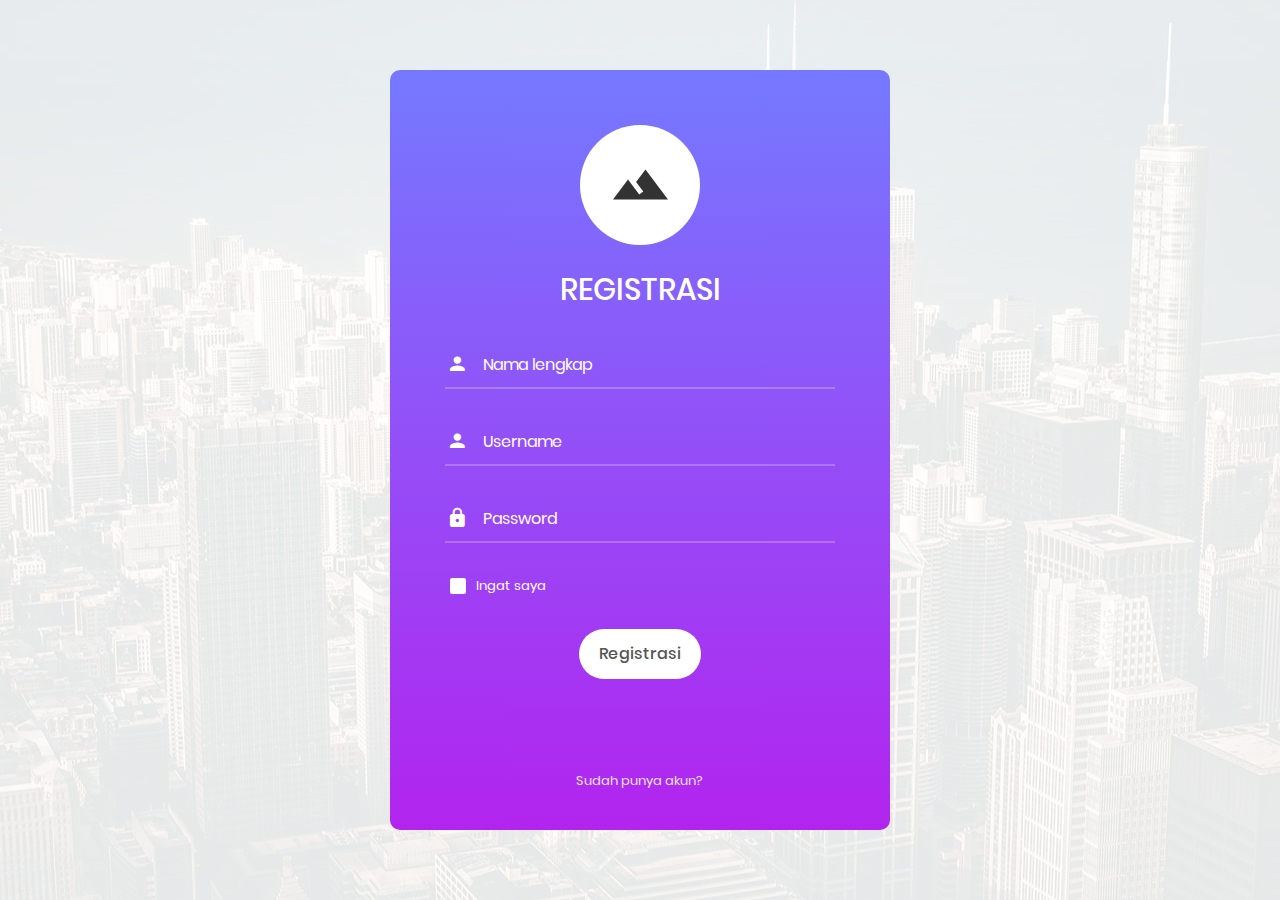
<file: auth/register.html>
<!DOCTYPE html>
<html lang="en">
<head>
	<title>Registrasi</title>
	<meta charset="UTF-8">
	<meta name="viewport" content="width=device-width, initial-scale=1">
<!--===============================================================================================-->	
	<link rel="icon" type="image/png" href="images/icons/favicon.ico"/>
<!--===============================================================================================-->
	<link rel="stylesheet" type="text/css" href="vendor/bootstrap/css/bootstrap.min.css">
<!--===============================================================================================-->
	<link rel="stylesheet" type="text/css" href="fonts/font-awesome-4.7.0/css/font-awesome.min.css">
<!--===============================================================================================-->
	<link rel="stylesheet" type="text/css" href="fonts/iconic/css/material-design-iconic-font.min.css">
<!--===============================================================================================-->
	<link rel="stylesheet" type="text/css" href="vendor/animate/animate.css">
<!--===============================================================================================-->	
	<link rel="stylesheet" type="text/css" href="vendor/css-hamburgers/hamburgers.min.css">
<!--===============================================================================================-->
	<link rel="stylesheet" type="text/css" href="vendor/animsition/css/animsition.min.css">
<!--===============================================================================================-->
	<link rel="stylesheet" type="text/css" href="vendor/select2/select2.min.css">
<!--===============================================================================================-->	
	<link rel="stylesheet" type="text/css" href="vendor/daterangepicker/daterangepicker.css">
<!--===============================================================================================-->
	<link rel="stylesheet" type="text/css" href="css/util.css">
	<link rel="stylesheet" type="text/css" href="css/main.css">
<!--===============================================================================================-->
</head>
<body>
	
	<div class="limiter">
		<div class="container-login100" style="background-image: url('images/bg-01.jpg');">
			<div class="wrap-login100">
				<form class="login100-form validate-form">
					<span class="login100-form-logo">
						<i class="zmdi zmdi-landscape"></i>
					</span>

					<span class="login100-form-title p-b-34 p-t-27">
						Registrasi
					</span>

					<div class="wrap-input100 validate-input" data-validate = "Enter username">
						<input class="input100" type="text" name="name" placeholder="Nama lengkap">
						<span class="focus-input100" data-placeholder="&#xf207;"></span>
					</div>

					<div class="wrap-input100 validate-input" data-validate = "Enter username">
						<input class="input100" type="text" name="username" placeholder="Username">
						<span class="focus-input100" data-placeholder="&#xf207;"></span>
					</div>

					<div class="wrap-input100 validate-input" data-validate="Enter password">
						<input class="input100" type="password" name="pass" placeholder="Password">
						<span class="focus-input100" data-placeholder="&#xf191;"></span>
					</div>

					<div class="contact100-form-checkbox">
						<input class="input-checkbox100" id="ckb1" type="checkbox" name="remember-me">
						<label class="label-checkbox100" for="ckb1">
							Ingat saya
						</label>
					</div>

					<div class="container-login100-form-btn">
						<button class="login100-form-btn">
							Registrasi
						</button>
					</div>

					<div class="text-center p-t-90">
						<p>
								<a class="txt1" href="login.html">
								Sudah punya akun?
								</a>
						</p>
					</div>
				</form>
			</div>
		</div>
	</div>
	

	<div id="dropDownSelect1"></div>
	
<!--===============================================================================================-->
	<script src="vendor/jquery/jquery-3.2.1.min.js"></script>
<!--===============================================================================================-->
	<script src="vendor/animsition/js/animsition.min.js"></script>
<!--===============================================================================================-->
	<script src="vendor/bootstrap/js/popper.js"></script>
	<script src="vendor/bootstrap/js/bootstrap.min.js"></script>
<!--===============================================================================================-->
	<script src="vendor/select2/select2.min.js"></script>
<!--===============================================================================================-->
	<script src="vendor/daterangepicker/moment.min.js"></script>
	<script src="vendor/daterangepicker/daterangepicker.js"></script>
<!--===============================================================================================-->
	<script src="vendor/countdowntime/countdowntime.js"></script>
<!--===============================================================================================-->
	<script src="js/main.js"></script>

</body>
</html>
</file>
<file: assets/css/maicons.css>
@font-face {
  font-family: 'maicons';
  src:  url('../fonts/maicons.eot?c9nlkl');
  src:  url('../fonts/maicons.eot?c9nlkl#iefix') format('embedded-opentype'),
    url('../fonts/maicons.ttf?c9nlkl') format('truetype'),
    url('../fonts/maicons.woff?c9nlkl') format('woff'),
    url('../fonts/maicons.svg?c9nlkl#maicons') format('svg');
  font-weight: normal;
  font-style: normal;
  font-display: block;
}

[class^="mai-"], [class*=" mai-"] {
  /* use !important to prevent issues with browser extensions that change fonts */
  font-family: 'maicons' !important;
  speak: none;
  font-style: normal;
  font-weight: normal;
  font-variant: normal;
  text-transform: none;
  line-height: 1;

  /* Better Font Rendering =========== */
  -webkit-font-smoothing: antialiased;
  -moz-osx-font-smoothing: grayscale;
}

.mai-add:before {
  content: "\e900";
}
.mai-add-circle:before {
  content: "\e901";
}
.mai-add-circle-outline:before {
  content: "\e902";
}
.mai-airplane:before {
  content: "\e903";
}
.mai-airplane-outline:before {
  content: "\e904";
}
.mai-alarm:before {
  content: "\e905";
}
.mai-alarm-outline:before {
  content: "\e906";
}
.mai-albums:before {
  content: "\e907";
}
.mai-albums-outline:before {
  content: "\e908";
}
.mai-alert:before {
  content: "\e909";
}
.mai-alert-circle:before {
  content: "\e90a";
}
.mai-alert-circle-outline:before {
  content: "\e90b";
}
.mai-analytics:before {
  content: "\e90c";
}
.mai-analytics-outline:before {
  content: "\e90d";
}
.mai-aperture:before {
  content: "\e90e";
}
.mai-aperture-outline:before {
  content: "\e90f";
}
.mai-apps:before {
  content: "\e910";
}
.mai-apps-outline:before {
  content: "\e911";
}
.mai-archive:before {
  content: "\e912";
}
.mai-archive-outline:before {
  content: "\e913";
}
.mai-arrow-back:before {
  content: "\e914";
}
.mai-arrow-back-circle:before {
  content: "\e915";
}
.mai-arrow-back-circle-outline:before {
  content: "\e916";
}
.mai-arrow-down:before {
  content: "\e917";
}
.mai-arrow-down-circle:before {
  content: "\e918";
}
.mai-arrow-down-circle-outline:before {
  content: "\e919";
}
.mai-arrow-forward:before {
  content: "\e91a";
}
.mai-arrow-forward-circle:before {
  content: "\e91b";
}
.mai-arrow-forward-circle-outline:before {
  content: "\e91c";
}
.mai-arrow-redo:before {
  content: "\e91d";
}
.mai-arrow-redo-circle:before {
  content: "\e91e";
}
.mai-arrow-redo-circle-outline:before {
  content: "\e91f";
}
.mai-arrow-redo-outline:before {
  content: "\e920";
}
.mai-arrow-undo:before {
  content: "\e921";
}
.mai-arrow-undo-circle:before {
  content: "\e922";
}
.mai-arrow-undo-circle-outline:before {
  content: "\e923";
}
.mai-arrow-undo-outline:before {
  content: "\e924";
}
.mai-arrow-up:before {
  content: "\e925";
}
.mai-arrow-up-circle:before {
  content: "\e926";
}
.mai-arrow-up-circle-outline:before {
  content: "\e927";
}
.mai-at:before {
  content: "\e928";
}
.mai-at-circle:before {
  content: "\e929";
}
.mai-at-circle-outline:before {
  content: "\e92a";
}
.mai-attach:before {
  content: "\e92b";
}
.mai-attach-outline:before {
  content: "\e92c";
}
.mai-backspace:before {
  content: "\e92d";
}
.mai-backspace-outline:before {
  content: "\e92e";
}
.mai-bandage:before {
  content: "\e92f";
}
.mai-bandage-outline:before {
  content: "\e930";
}
.mai-bar-chart:before {
  content: "\e932";
}
.mai-bar-chart-outline:before {
  content: "\e933";
}
.mai-barbell:before {
  content: "\e931";
}
.mai-barcode:before {
  content: "\e934";
}
.mai-barcode-outline:before {
  content: "\e935";
}
.mai-baseball:before {
  content: "\e936";
}
.mai-baseball-outline:before {
  content: "\e937";
}
.mai-basket:before {
  content: "\e938";
}
.mai-basket-outline:before {
  content: "\e93b";
}
.mai-basketball:before {
  content: "\e939";
}
.mai-basketball-outline:before {
  content: "\e93a";
}
.mai-battery-charging:before {
  content: "\e93c";
}
.mai-battery-dead:before {
  content: "\e93d";
}
.mai-battery-full:before {
  content: "\e93e";
}
.mai-battery-half:before {
  content: "\e93f";
}
.mai-beaker:before {
  content: "\e940";
}
.mai-beaker-outline:before {
  content: "\e941";
}
.mai-bed:before {
  content: "\e942";
}
.mai-bed-outline:before {
  content: "\e943";
}
.mai-beer:before {
  content: "\e944";
}
.mai-beer-outline:before {
  content: "\e945";
}
.mai-bicycle:before {
  content: "\e946";
}
.mai-bluetooth:before {
  content: "\e947";
}
.mai-boat:before {
  content: "\e948";
}
.mai-boat-outline:before {
  content: "\e949";
}
.mai-body:before {
  content: "\e94a";
}
.mai-body-outline:before {
  content: "\e94b";
}
.mai-bonfire:before {
  content: "\e94c";
}
.mai-bonfire-outline:before {
  content: "\e94d";
}
.mai-book:before {
  content: "\e94e";
}
.mai-book-outline:before {
  content: "\e953";
}
.mai-bookmark:before {
  content: "\e94f";
}
.mai-bookmark-outline:before {
  content: "\e950";
}
.mai-bookmarks:before {
  content: "\e951";
}
.mai-bookmarks-outline:before {
  content: "\e952";
}
.mai-briefcase:before {
  content: "\e954";
}
.mai-briefcase-outline:before {
  content: "\e955";
}
.mai-browsers:before {
  content: "\e956";
}
.mai-browsers-outline:before {
  content: "\e957";
}
.mai-brush:before {
  content: "\e958";
}
.mai-brush-outline:before {
  content: "\e959";
}
.mai-bug:before {
  content: "\e95a";
}
.mai-bug-outline:before {
  content: "\e95b";
}
.mai-build:before {
  content: "\e95c";
}
.mai-build-outline:before {
  content: "\e95d";
}
.mai-bulb:before {
  content: "\e95e";
}
.mai-bulb-outline:before {
  content: "\e95f";
}
.mai-bus:before {
  content: "\e960";
}
.mai-bus-outline:before {
  content: "\e963";
}
.mai-business:before {
  content: "\e961";
}
.mai-business-outline:before {
  content: "\e962";
}
.mai-cafe:before {
  content: "\e964";
}
.mai-cafe-outline:before {
  content: "\e965";
}
.mai-calculator:before {
  content: "\e966";
}
.mai-calculator-outline:before {
  content: "\e967";
}
.mai-calendar:before {
  content: "\e968";
}
.mai-calendar-outline:before {
  content: "\e969";
}
.mai-call:before {
  content: "\e96a";
}
.mai-call-outline:before {
  content: "\e96b";
}
.mai-camera:before {
  content: "\e96c";
}
.mai-camera-outline:before {
  content: "\e96d";
}
.mai-camera-reverse:before {
  content: "\e96e";
}
.mai-camera-reverse-outline:before {
  content: "\e96f";
}
.mai-car:before {
  content: "\e970";
}
.mai-car-outline:before {
  content: "\e97f";
}
.mai-car-sport:before {
  content: "\e980";
}
.mai-car-sport-outline:before {
  content: "\e981";
}
.mai-card:before {
  content: "\e971";
}
.mai-card-outline:before {
  content: "\e972";
}
.mai-caret-back:before {
  content: "\e973";
}
.mai-caret-back-circle:before {
  content: "\e974";
}
.mai-caret-back-circle-outline:before {
  content: "\e975";
}
.mai-caret-down:before {
  content: "\e976";
}
.mai-caret-down-circle:before {
  content: "\e977";
}
.mai-caret-down-circle-outline:before {
  content: "\e978";
}
.mai-caret-forward:before {
  content: "\e979";
}
.mai-caret-forward-circle:before {
  content: "\e97a";
}
.mai-caret-forward-circle-outline:before {
  content: "\e97b";
}
.mai-caret-up:before {
  content: "\e97c";
}
.mai-caret-up-circle:before {
  content: "\e97d";
}
.mai-caret-up-circle-outline:before {
  content: "\e97e";
}
.mai-cart:before {
  content: "\e982";
}
.mai-cart-outline:before {
  content: "\e983";
}
.mai-cash:before {
  content: "\e984";
}
.mai-cash-outline:before {
  content: "\e985";
}
.mai-chatbox:before {
  content: "\e986";
}
.mai-chatbox-ellipses:before {
  content: "\e987";
}
.mai-chatbox-ellipses-outline:before {
  content: "\e988";
}
.mai-chatbox-outline:before {
  content: "\e989";
}
.mai-chatbubble:before {
  content: "\e98a";
}
.mai-chatbubble-ellipses:before {
  content: "\e98b";
}
.mai-chatbubble-ellipses-outline:before {
  content: "\e98c";
}
.mai-chatbubble-outline:before {
  content: "\e98d";
}
.mai-chatbubbles:before {
  content: "\e98e";
}
.mai-chatbubbles-outline:before {
  content: "\e98f";
}
.mai-checkbox:before {
  content: "\e990";
}
.mai-checkbox-outline:before {
  content: "\e991";
}
.mai-checkmark:before {
  content: "\e992";
}
.mai-checkmark-circle:before {
  content: "\e993";
}
.mai-checkmark-circle-outline:before {
  content: "\e994";
}
.mai-checkmark-done:before {
  content: "\e995";
}
.mai-checkmark-done-circle:before {
  content: "\e996";
}
.mai-checkmark-done-circle-outline:before {
  content: "\e997";
}
.mai-chevron-back:before {
  content: "\e998";
}
.mai-chevron-back-circle:before {
  content: "\e999";
}
.mai-chevron-back-circle-outline:before {
  content: "\e99a";
}
.mai-chevron-down:before {
  content: "\e99b";
}
.mai-chevron-down-circle:before {
  content: "\e99c";
}
.mai-chevron-down-circle-outline:before {
  content: "\e99d";
}
.mai-chevron-forward:before {
  content: "\e99e";
}
.mai-chevron-forward-circle:before {
  content: "\e99f";
}
.mai-chevron-forward-circle-outline:before {
  content: "\e9a0";
}
.mai-chevron-up:before {
  content: "\e9a1";
}
.mai-chevron-up-circle:before {
  content: "\e9a2";
}
.mai-chevron-up-circle-outline:before {
  content: "\e9a3";
}
.mai-clipboard:before {
  content: "\e9a4";
}
.mai-clipboard-outline:before {
  content: "\e9a5";
}
.mai-close:before {
  content: "\e9a6";
}
.mai-close-circle:before {
  content: "\e9a7";
}
.mai-close-circle-outline:before {
  content: "\e9a8";
}
.mai-cloud:before {
  content: "\e9a9";
}
.mai-cloud-circle:before {
  content: "\e9aa";
}
.mai-cloud-circle-outline:before {
  content: "\e9ab";
}
.mai-cloud-done:before {
  content: "\e9ac";
}
.mai-cloud-done-outline:before {
  content: "\e9ad";
}
.mai-cloud-download:before {
  content: "\e9ae";
}
.mai-cloud-download-outline:before {
  content: "\e9af";
}
.mai-cloud-offline:before {
  content: "\e9b0";
}
.mai-cloud-offline-outline:before {
  content: "\e9b1";
}
.mai-cloud-outline:before {
  content: "\e9b2";
}
.mai-cloud-upload:before {
  content: "\e9b3";
}
.mai-cloud-upload-outline:before {
  content: "\e9b4";
}
.mai-cloudy:before {
  content: "\e9b5";
}
.mai-cloudy-night:before {
  content: "\e9b6";
}
.mai-cloudy-night-outline:before {
  content: "\e9b7";
}
.mai-cloudy-outline:before {
  content: "\e9b8";
}
.mai-code:before {
  content: "\e9b9";
}
.mai-code-download:before {
  content: "\e9ba";
}
.mai-code-slash:before {
  content: "\e9bb";
}
.mai-code-working:before {
  content: "\e9bc";
}
.mai-cog:before {
  content: "\e9bd";
}
.mai-color-fill:before {
  content: "\e9be";
}
.mai-color-fill-outline:before {
  content: "\e9bf";
}
.mai-color-filter:before {
  content: "\e9c0";
}
.mai-color-filter-outline:before {
  content: "\e9c1";
}
.mai-color-palette:before {
  content: "\e9c2";
}
.mai-color-palette-outline:before {
  content: "\e9c3";
}
.mai-color-wand:before {
  content: "\e9c4";
}
.mai-color-wand-outline:before {
  content: "\e9c5";
}
.mai-compass:before {
  content: "\e9c6";
}
.mai-compass-outline:before {
  content: "\e9c7";
}
.mai-construct:before {
  content: "\e9c8";
}
.mai-construct-outline:before {
  content: "\e9c9";
}
.mai-contract:before {
  content: "\e9ca";
}
.mai-contrast:before {
  content: "\e9cb";
}
.mai-copy:before {
  content: "\e9cc";
}
.mai-copy-outline:before {
  content: "\e9cd";
}
.mai-create:before {
  content: "\e9ce";
}
.mai-create-outline:before {
  content: "\e9cf";
}
.mai-crop:before {
  content: "\e9d0";
}
.mai-cube:before {
  content: "\e9d1";
}
.mai-cube-outline:before {
  content: "\e9d2";
}
.mai-cut:before {
  content: "\e9d3";
}
.mai-desktop:before {
  content: "\e9d4";
}
.mai-desktop-outline:before {
  content: "\e9d5";
}
.mai-disc:before {
  content: "\e9d6";
}
.mai-disc-outline:before {
  content: "\e9d7";
}
.mai-document:before {
  content: "\e9d8";
}
.mai-document-outline:before {
  content: "\e9d9";
}
.mai-document-text:before {
  content: "\e9dc";
}
.mai-document-text-outline:before {
  content: "\e9dd";
}
.mai-documents:before {
  content: "\e9da";
}
.mai-documents-outline:before {
  content: "\e9db";
}
.mai-download:before {
  content: "\e9de";
}
.mai-download-outline:before {
  content: "\e9df";
}
.mai-duplicate:before {
  content: "\e9e0";
}
.mai-duplicate-outline:before {
  content: "\e9e1";
}
.mai-ear:before {
  content: "\e9e2";
}
.mai-ear-outline:before {
  content: "\e9e3";
}
.mai-earth:before {
  content: "\e9e4";
}
.mai-earth-outline:before {
  content: "\e9e5";
}
.mai-easel:before {
  content: "\e9e6";
}
.mai-easel-outline:before {
  content: "\e9e7";
}
.mai-egg:before {
  content: "\e9e8";
}
.mai-egg-outline:before {
  content: "\e9e9";
}
.mai-ellipse:before {
  content: "\e9ea";
}
.mai-ellipse-outline:before {
  content: "\e9eb";
}
.mai-ellipsis-horizontal:before {
  content: "\e9ec";
}
.mai-ellipsis-horizontal-circle:before {
  content: "\e9ed";
}
.mai-ellipsis-vertical:before {
  content: "\e9ee";
}
.mai-ellipsis-vertical-circle:before {
  content: "\e9ef";
}
.mai-enter:before {
  content: "\e9f0";
}
.mai-enter-outline:before {
  content: "\e9f1";
}
.mai-exit:before {
  content: "\e9f2";
}
.mai-exit-outline:before {
  content: "\e9f3";
}
.mai-expand:before {
  content: "\e9f4";
}
.mai-eye:before {
  content: "\e9f5";
}
.mai-eye-off:before {
  content: "\e9f8";
}
.mai-eye-off-outline:before {
  content: "\e9f9";
}
.mai-eye-outline:before {
  content: "\e9fa";
}
.mai-eyedrop:before {
  content: "\e9f6";
}
.mai-eyedrop-outline:before {
  content: "\e9f7";
}
.mai-fast-food:before {
  content: "\e9fb";
}
.mai-fast-food-outline:before {
  content: "\e9fc";
}
.mai-female:before {
  content: "\e9fd";
}
.mai-file-tray:before {
  content: "\e9fe";
}
.mai-file-tray-full:before {
  content: "\e9ff";
}
.mai-file-tray-full-outline:before {
  content: "\ea00";
}
.mai-file-tray-outline:before {
  content: "\ea01";
}
.mai-film:before {
  content: "\ea02";
}
.mai-film-outline:before {
  content: "\ea03";
}
.mai-filter:before {
  content: "\ea04";
}
.mai-finger-print:before {
  content: "\ea05";
}
.mai-fitness:before {
  content: "\ea06";
}
.mai-fitness-outline:before {
  content: "\ea07";
}
.mai-flag:before {
  content: "\ea08";
}
.mai-flag-outline:before {
  content: "\ea09";
}
.mai-flame:before {
  content: "\ea0a";
}
.mai-flame-outline:before {
  content: "\ea0b";
}
.mai-flash:before {
  content: "\ea0c";
}
.mai-flash-off:before {
  content: "\ea0f";
}
.mai-flash-off-outline:before {
  content: "\ea10";
}
.mai-flash-outline:before {
  content: "\ea11";
}
.mai-flashlight:before {
  content: "\ea0d";
}
.mai-flashlight-outline:before {
  content: "\ea0e";
}
.mai-flask:before {
  content: "\ea12";
}
.mai-flask-outline:before {
  content: "\ea13";
}
.mai-flower:before {
  content: "\ea14";
}
.mai-flower-outline:before {
  content: "\ea15";
}
.mai-folder:before {
  content: "\ea16";
}
.mai-folder-open:before {
  content: "\ea17";
}
.mai-folder-open-outline:before {
  content: "\ea18";
}
.mai-folder-outline:before {
  content: "\ea19";
}
.mai-football:before {
  content: "\ea1a";
}
.mai-football-outline:before {
  content: "\ea1b";
}
.mai-funnel:before {
  content: "\ea1c";
}
.mai-funnel-outline:before {
  content: "\ea1d";
}
.mai-game-controller:before {
  content: "\ea1e";
}
.mai-game-controller-outline:before {
  content: "\ea1f";
}
.mai-gift:before {
  content: "\ea20";
}
.mai-gift-outline:before {
  content: "\ea21";
}
.mai-git-branch:before {
  content: "\ea22";
}
.mai-git-commit:before {
  content: "\ea23";
}
.mai-git-compare:before {
  content: "\ea24";
}
.mai-git-merge:before {
  content: "\ea25";
}
.mai-git-network:before {
  content: "\ea26";
}
.mai-git-pull-request:before {
  content: "\ea27";
}
.mai-glasses:before {
  content: "\ea28";
}
.mai-glasses-outline:before {
  content: "\ea29";
}
.mai-globe:before {
  content: "\ea2a";
}
.mai-globe-outline:before {
  content: "\ea2b";
}
.mai-golf:before {
  content: "\ea2c";
}
.mai-golf-outline:before {
  content: "\ea2d";
}
.mai-grid:before {
  content: "\ea2e";
}
.mai-grid-outline:before {
  content: "\ea2f";
}
.mai-hammer:before {
  content: "\ea30";
}
.mai-hammer-outline:before {
  content: "\ea31";
}
.mai-hand-left:before {
  content: "\ea32";
}
.mai-hand-left-outline:before {
  content: "\ea33";
}
.mai-hand-right:before {
  content: "\ea34";
}
.mai-hand-right-outline:before {
  content: "\ea35";
}
.mai-happy:before {
  content: "\ea36";
}
.mai-happy-outline:before {
  content: "\ea37";
}
.mai-hardware-chip:before {
  content: "\ea38";
}
.mai-hardware-chip-outline:before {
  content: "\ea39";
}
.mai-headset:before {
  content: "\ea3a";
}
.mai-headset-outline:before {
  content: "\ea3b";
}
.mai-heart:before {
  content: "\ea3c";
}
.mai-heart-circle:before {
  content: "\ea3d";
}
.mai-heart-circle-outline:before {
  content: "\ea3e";
}
.mai-heart-dislike:before {
  content: "\ea3f";
}
.mai-heart-dislike-circle:before {
  content: "\ea40";
}
.mai-heart-dislike-circle-outline:before {
  content: "\ea41";
}
.mai-heart-dislike-outline:before {
  content: "\ea42";
}
.mai-heart-half:before {
  content: "\ea43";
}
.mai-heart-half-outline:before {
  content: "\ea44";
}
.mai-heart-outline:before {
  content: "\ea45";
}
.mai-help:before {
  content: "\ea46";
}
.mai-help-buoy:before {
  content: "\ea47";
}
.mai-help-buoy-outline:before {
  content: "\ea48";
}
.mai-help-circle:before {
  content: "\ea49";
}
.mai-help-circle-outline:before {
  content: "\ea4a";
}
.mai-home:before {
  content: "\ea4b";
}
.mai-home-outline:before {
  content: "\ea4c";
}
.mai-hourglass:before {
  content: "\ea4d";
}
.mai-hourglass-outline:before {
  content: "\ea4e";
}
.mai-ice-cream:before {
  content: "\ea4f";
}
.mai-ice-cream-outline:before {
  content: "\ea50";
}
.mai-image:before {
  content: "\ea51";
}
.mai-image-outline:before {
  content: "\ea52";
}
.mai-images:before {
  content: "\ea53";
}
.mai-images-outline:before {
  content: "\ea54";
}
.mai-infinite:before {
  content: "\ea55";
}
.mai-information:before {
  content: "\ea56";
}
.mai-information-circle:before {
  content: "\ea57";
}
.mai-information-circle-outline:before {
  content: "\ea58";
}
.mai-journal:before {
  content: "\ea59";
}
.mai-journal-outline:before {
  content: "\ea5a";
}
.mai-key:before {
  content: "\ea5b";
}
.mai-key-outline:before {
  content: "\ea5c";
}
.mai-keypad:before {
  content: "\ea5d";
}
.mai-keypad-outline:before {
  content: "\ea5e";
}
.mai-language:before {
  content: "\ea5f";
}
.mai-laptop:before {
  content: "\ea60";
}
.mai-laptop-outline:before {
  content: "\ea61";
}
.mai-layers:before {
  content: "\ea62";
}
.mai-layers-outline:before {
  content: "\ea63";
}
.mai-leaf:before {
  content: "\ea64";
}
.mai-leaf-outline:before {
  content: "\ea65";
}
.mai-library:before {
  content: "\ea66";
}
.mai-library-outline:before {
  content: "\ea67";
}
.mai-link:before {
  content: "\ea68";
}
.mai-list:before {
  content: "\ea69";
}
.mai-list-circle:before {
  content: "\ea6a";
}
.mai-list-circle-outline:before {
  content: "\ea6b";
}
.mai-locate:before {
  content: "\ea6c";
}
.mai-location:before {
  content: "\ea6d";
}
.mai-location-outline:before {
  content: "\ea6e";
}
.mai-lock-closed:before {
  content: "\ea6f";
}
.mai-lock-closed-outline:before {
  content: "\ea70";
}
.mai-lock-open:before {
  content: "\ea71";
}
.mai-lock-open-outline:before {
  content: "\ea72";
}
.mai-log-in:before {
  content: "\ea73";
}
.mai-log-in-outline:before {
  content: "\ea74";
}
.mai-log-out:before {
  content: "\ea75";
}
.mai-log-out-outline:before {
  content: "\ea76";
}
.mai-logo-500px:before {
  content: "\ea8e";
}
.mai-logo-accessible-icon:before {
  content: "\eaef";
}
.mai-logo-accusoft:before {
  content: "\eba2";
}
.mai-logo-algolia:before {
  content: "\eba3";
}
.mai-logo-alipay:before {
  content: "\eba4";
}
.mai-logo-amazon:before {
  content: "\eba5";
}
.mai-logo-amplify:before {
  content: "\eba6";
}
.mai-logo-android:before {
  content: "\eba7";
}
.mai-logo-angular:before {
  content: "\eba8";
}
.mai-logo-apple:before {
  content: "\eba9";
}
.mai-logo-apple-appstore:before {
  content: "\ebaa";
}
.mai-logo-aws:before {
  content: "\ebab";
}
.mai-logo-behance:before {
  content: "\ebac";
}
.mai-logo-bitbucket:before {
  content: "\ebad";
}
.mai-logo-bitcoin:before {
  content: "\ebae";
}
.mai-logo-blackberry:before {
  content: "\ebaf";
}
.mai-logo-blogger:before {
  content: "\ebb0";
}
.mai-logo-buffer:before {
  content: "\ebb1";
}
.mai-logo-buysellads:before {
  content: "\ebb2";
}
.mai-logo-capacitor:before {
  content: "\ebb3";
}
.mai-logo-cc-amazon-pay:before {
  content: "\ebb4";
}
.mai-logo-cc-amex:before {
  content: "\ebb5";
}
.mai-logo-cc-apple-pay:before {
  content: "\ebb6";
}
.mai-logo-cc-diners-club:before {
  content: "\ebb7";
}
.mai-logo-cc-discover:before {
  content: "\ebb8";
}
.mai-logo-cc-jcb:before {
  content: "\ebb9";
}
.mai-logo-cc-mastercard:before {
  content: "\ebba";
}
.mai-logo-cc-paypal:before {
  content: "\ebbb";
}
.mai-logo-cc-stripe:before {
  content: "\ebbc";
}
.mai-logo-cc-visa:before {
  content: "\ebbd";
}
.mai-logo-chrome:before {
  content: "\ebbe";
}
.mai-logo-closed-captioning:before {
  content: "\ebbf";
}
.mai-logo-codepen:before {
  content: "\ebc0";
}
.mai-logo-cpanel:before {
  content: "\ebc1";
}
.mai-logo-creative-commons:before {
  content: "\ebc2";
}
.mai-logo-css3:before {
  content: "\ebc3";
}
.mai-logo-cuttlefish:before {
  content: "\ebc4";
}
.mai-logo-d-and-d:before {
  content: "\ebc5";
}
.mai-logo-dashcube:before {
  content: "\ebc6";
}
.mai-logo-designernews:before {
  content: "\ebc7";
}
.mai-logo-deviantart:before {
  content: "\ebc8";
}
.mai-logo-digg:before {
  content: "\ebc9";
}
.mai-logo-digital-ocean:before {
  content: "\ebca";
}
.mai-logo-discord:before {
  content: "\ebcb";
}
.mai-logo-discourse:before {
  content: "\ebcc";
}
.mai-logo-dochub:before {
  content: "\ebcd";
}
.mai-logo-docker:before {
  content: "\ebce";
}
.mai-logo-dribbble:before {
  content: "\ebcf";
}
.mai-logo-dropbox:before {
  content: "\ebd0";
}
.mai-logo-drupal:before {
  content: "\ebd1";
}
.mai-logo-dyalog:before {
  content: "\ebd2";
}
.mai-logo-earlybirds:before {
  content: "\ebd3";
}
.mai-logo-ebay:before {
  content: "\ebd4";
}
.mai-logo-edge:before {
  content: "\ebd5";
}
.mai-logo-electron:before {
  content: "\ebd6";
}
.mai-logo-elementor:before {
  content: "\ebd7";
}
.mai-logo-ello:before {
  content: "\ebd8";
}
.mai-logo-ember:before {
  content: "\ebd9";
}
.mai-logo-empire:before {
  content: "\ebda";
}
.mai-logo-envira:before {
  content: "\ebdb";
}
.mai-logo-erlang:before {
  content: "\ebdc";
}
.mai-logo-etsy:before {
  content: "\ebdd";
}
.mai-logo-euro:before {
  content: "\ebde";
}
.mai-logo-expeditedssl:before {
  content: "\ebdf";
}
.mai-logo-facebook:before {
  content: "\ebe0";
}
.mai-logo-facebook-f:before {
  content: "\ebe1";
}
.mai-logo-facebook-messenger:before {
  content: "\ebe2";
}
.mai-logo-firebase:before {
  content: "\ebe3";
}
.mai-logo-firefox:before {
  content: "\ebe4";
}
.mai-logo-flickr:before {
  content: "\ebe5";
}
.mai-logo-flipboard:before {
  content: "\ebe6";
}
.mai-logo-fly:before {
  content: "\ebe7";
}
.mai-logo-foursquare:before {
  content: "\ebe8";
}
.mai-logo-freebsd:before {
  content: "\ebe9";
}
.mai-logo-gg:before {
  content: "\ebea";
}
.mai-logo-git:before {
  content: "\ebeb";
}
.mai-logo-github:before {
  content: "\ebec";
}
.mai-logo-github-alt:before {
  content: "\ebed";
}
.mai-logo-gitlab:before {
  content: "\ebee";
}
.mai-logo-gitter:before {
  content: "\ebef";
}
.mai-logo-glide:before {
  content: "\ebf0";
}
.mai-logo-glide-g:before {
  content: "\ebf1";
}
.mai-logo-google:before {
  content: "\ebf2";
}
.mai-logo-google-drive:before {
  content: "\ebf3";
}
.mai-logo-google-play:before {
  content: "\ebf4";
}
.mai-logo-google-playstore:before {
  content: "\ebf5";
}
.mai-logo-google-plus:before {
  content: "\ebf6";
}
.mai-logo-google-plus-g:before {
  content: "\ebf7";
}
.mai-logo-google-wallet:before {
  content: "\ebf8";
}
.mai-logo-grunt:before {
  content: "\ebf9";
}
.mai-logo-gulp:before {
  content: "\ebfa";
}
.mai-logo-hackernews:before {
  content: "\ebfb";
}
.mai-logo-hotjar:before {
  content: "\ebfc";
}
.mai-logo-html5:before {
  content: "\ebfd";
}
.mai-logo-hubspot:before {
  content: "\ebfe";
}
.mai-logo-imdb:before {
  content: "\ebff";
}
.mai-logo-instagram:before {
  content: "\ec00";
}
.mai-logo-internet-explorer:before {
  content: "\ec01";
}
.mai-logo-ionic:before {
  content: "\ec02";
}
.mai-logo-ionitron:before {
  content: "\ec03";
}
.mai-logo-itunes:before {
  content: "\ec04";
}
.mai-logo-java:before {
  content: "\ec05";
}
.mai-logo-javascript:before {
  content: "\ec06";
}
.mai-logo-joomla:before {
  content: "\ec07";
}
.mai-logo-jsfiddle:before {
  content: "\ec08";
}
.mai-logo-keycdn:before {
  content: "\ec09";
}
.mai-logo-laravel:before {
  content: "\ec0a";
}
.mai-logo-lastfm:before {
  content: "\ec0b";
}
.mai-logo-leanpub:before {
  content: "\ec0c";
}
.mai-logo-less:before {
  content: "\ec0d";
}
.mai-logo-line:before {
  content: "\ec0e";
}
.mai-logo-linkedin:before {
  content: "\ec0f";
}
.mai-logo-linux:before {
  content: "\ec10";
}
.mai-logo-magento:before {
  content: "\ec11";
}
.mai-logo-mailchimp:before {
  content: "\ec12";
}
.mai-logo-markdown:before {
  content: "\ec13";
}
.mai-logo-maxcdn:before {
  content: "\ec14";
}
.mai-logo-medium:before {
  content: "\ec15";
}
.mai-logo-medium-m:before {
  content: "\ec16";
}
.mai-logo-meetup:before {
  content: "\ec17";
}
.mai-logo-microsoft:before {
  content: "\ec18";
}
.mai-logo-mix:before {
  content: "\ec19";
}
.mai-logo-mixcloud:before {
  content: "\ec1a";
}
.mai-logo-nodejs:before {
  content: "\ec1b";
}
.mai-logo-npm:before {
  content: "\ec1c";
}
.mai-logo-octocat:before {
  content: "\ec1d";
}
.mai-logo-opencart:before {
  content: "\ec1e";
}
.mai-logo-openid:before {
  content: "\ec1f";
}
.mai-logo-opera:before {
  content: "\ec20";
}
.mai-logo-patreon:before {
  content: "\ec21";
}
.mai-logo-paypal:before {
  content: "\ec22";
}
.mai-logo-php:before {
  content: "\ec23";
}
.mai-logo-pinterest:before {
  content: "\ec24";
}
.mai-logo-pinterest-p:before {
  content: "\ec25";
}
.mai-logo-playstation:before {
  content: "\ec26";
}
.mai-logo-product-hunt:before {
  content: "\ec27";
}
.mai-logo-pwa:before {
  content: "\ec28";
}
.mai-logo-python:before {
  content: "\ec29";
}
.mai-logo-qq:before {
  content: "\ec2a";
}
.mai-logo-quora:before {
  content: "\ec2b";
}
.mai-logo-react:before {
  content: "\ec2c";
}
.mai-logo-readme:before {
  content: "\ec2d";
}
.mai-logo-reddit:before {
  content: "\ec2e";
}
.mai-logo-researchgate:before {
  content: "\ec2f";
}
.mai-logo-rocketchat:before {
  content: "\ec30";
}
.mai-logo-rss:before {
  content: "\ec31";
}
.mai-logo-safari:before {
  content: "\ec32";
}
.mai-logo-sass:before {
  content: "\ec33";
}
.mai-logo-scribd:before {
  content: "\ec34";
}
.mai-logo-searchengin:before {
  content: "\ec35";
}
.mai-logo-sellcast:before {
  content: "\ec36";
}
.mai-logo-sellsy:before {
  content: "\ec37";
}
.mai-logo-skype:before {
  content: "\ec38";
}
.mai-logo-slack:before {
  content: "\ec39";
}
.mai-logo-slideshare:before {
  content: "\ec3a";
}
.mai-logo-snapchat:before {
  content: "\ec3b";
}
.mai-logo-soundcloud:before {
  content: "\ec3c";
}
.mai-logo-spotify:before {
  content: "\ec3d";
}
.mai-logo-squarespace:before {
  content: "\ec3e";
}
.mai-logo-stack-exchange:before {
  content: "\ec3f";
}
.mai-logo-stackoverflow:before {
  content: "\ec40";
}
.mai-logo-staylinked:before {
  content: "\ec41";
}
.mai-logo-steam:before {
  content: "\ec42";
}
.mai-logo-stencil:before {
  content: "\ec43";
}
.mai-logo-stripe:before {
  content: "\ec44";
}
.mai-logo-stripe-s:before {
  content: "\ec45";
}
.mai-logo-teamspeak:before {
  content: "\ec46";
}
.mai-logo-telegram:before {
  content: "\ec47";
}
.mai-logo-trello:before {
  content: "\ec48";
}
.mai-logo-tripadvisor:before {
  content: "\ec49";
}
.mai-logo-tumblr:before {
  content: "\ec4a";
}
.mai-logo-tux:before {
  content: "\ec4b";
}
.mai-logo-twitch:before {
  content: "\ec4c";
}
.mai-logo-twitter:before {
  content: "\ec4d";
}
.mai-logo-uber:before {
  content: "\ec4e";
}
.mai-logo-uikit:before {
  content: "\ec4f";
}
.mai-logo-usd:before {
  content: "\ec50";
}
.mai-logo-viacoin:before {
  content: "\ec51";
}
.mai-logo-viadeo:before {
  content: "\ec52";
}
.mai-logo-viber:before {
  content: "\ec53";
}
.mai-logo-vimeo:before {
  content: "\ec54";
}
.mai-logo-vk:before {
  content: "\ec55";
}
.mai-logo-vue:before {
  content: "\ec56";
}
.mai-logo-web-component:before {
  content: "\ec57";
}
.mai-logo-weebly:before {
  content: "\ec58";
}
.mai-logo-weibo:before {
  content: "\ec59";
}
.mai-logo-whatsapp:before {
  content: "\ec5a";
}
.mai-logo-whmcs:before {
  content: "\ec5b";
}
.mai-logo-wikipedia-w:before {
  content: "\ec5c";
}
.mai-logo-windows:before {
  content: "\ec5d";
}
.mai-logo-wix:before {
  content: "\ec5e";
}
.mai-logo-wordpress:before {
  content: "\ec5f";
}
.mai-logo-xbox:before {
  content: "\ec60";
}
.mai-logo-xing:before {
  content: "\ec61";
}
.mai-logo-yahoo:before {
  content: "\ec62";
}
.mai-logo-yen:before {
  content: "\ec63";
}
.mai-logo-youtube:before {
  content: "\ec64";
}
.mai-magnet:before {
  content: "\ea77";
}
.mai-magnet-outline:before {
  content: "\ea78";
}
.mai-mail:before {
  content: "\ea79";
}
.mai-mail-open:before {
  content: "\ea7a";
}
.mai-mail-open-outline:before {
  content: "\ea7b";
}
.mai-mail-outline:before {
  content: "\ea7c";
}
.mai-mail-unread:before {
  content: "\ea7d";
}
.mai-mail-unread-outline:before {
  content: "\ea7e";
}
.mai-male:before {
  content: "\ea7f";
}
.mai-male-female:before {
  content: "\ea80";
}
.mai-man:before {
  content: "\ea81";
}
.mai-man-outline:before {
  content: "\ea82";
}
.mai-map:before {
  content: "\ea83";
}
.mai-map-outline:before {
  content: "\ea84";
}
.mai-medal:before {
  content: "\ea85";
}
.mai-medal-outline:before {
  content: "\ea86";
}
.mai-medical:before {
  content: "\ea87";
}
.mai-medical-outline:before {
  content: "\ea88";
}
.mai-medkit:before {
  content: "\ea89";
}
.mai-medkit-outline:before {
  content: "\ea8a";
}
.mai-megaphone:before {
  content: "\ea8b";
}
.mai-megaphone-outline:before {
  content: "\ea8c";
}
.mai-menu:before {
  content: "\ea8d";
}
.mai-mic:before {
  content: "\ea8f";
}
.mai-mic-circle:before {
  content: "\ea90";
}
.mai-mic-circle-outline:before {
  content: "\ea91";
}
.mai-mic-off:before {
  content: "\ea92";
}
.mai-mic-off-circle:before {
  content: "\ea93";
}
.mai-mic-off-circle-outline:before {
  content: "\ea94";
}
.mai-mic-off-outline:before {
  content: "\ea95";
}
.mai-mic-outline:before {
  content: "\ea96";
}
.mai-moon:before {
  content: "\ea97";
}
.mai-moon-outline:before {
  content: "\ea98";
}
.mai-move:before {
  content: "\ea99";
}
.mai-musical-note:before {
  content: "\ea9a";
}
.mai-musical-note-outline:before {
  content: "\ea9b";
}
.mai-musical-notes:before {
  content: "\ea9c";
}
.mai-musical-notes-outline:before {
  content: "\ea9d";
}
.mai-navigate:before {
  content: "\ea9e";
}
.mai-navigate-circle:before {
  content: "\ea9f";
}
.mai-navigate-circle-outline:before {
  content: "\eaa0";
}
.mai-navigate-outline:before {
  content: "\eaa1";
}
.mai-newspaper:before {
  content: "\eaa2";
}
.mai-newspaper-outline:before {
  content: "\eaa3";
}
.mai-notifications:before {
  content: "\eaa4";
}
.mai-notifications-circle:before {
  content: "\eaa5";
}
.mai-notifications-circle-outline:before {
  content: "\eaa6";
}
.mai-notifications-off:before {
  content: "\eaa7";
}
.mai-notifications-off-circle:before {
  content: "\eaa8";
}
.mai-notifications-off-circle-outline:before {
  content: "\eaa9";
}
.mai-notifications-off-outline:before {
  content: "\eaaa";
}
.mai-notifications-outline:before {
  content: "\eaab";
}
.mai-nuclear:before {
  content: "\eaac";
}
.mai-nuclear-outline:before {
  content: "\eaad";
}
.mai-nutrition:before {
  content: "\eaae";
}
.mai-nutrition-outline:before {
  content: "\eaaf";
}
.mai-open:before {
  content: "\eab0";
}
.mai-open-outline:before {
  content: "\eab1";
}
.mai-options:before {
  content: "\eab2";
}
.mai-options-outline:before {
  content: "\eab3";
}
.mai-paper-plane:before {
  content: "\eab4";
}
.mai-paper-plane-outline:before {
  content: "\eab5";
}
.mai-partly-sunny:before {
  content: "\eab6";
}
.mai-partly-sunny-outline:before {
  content: "\eab7";
}
.mai-pause:before {
  content: "\eab8";
}
.mai-pause-circle:before {
  content: "\eab9";
}
.mai-pause-circle-outline:before {
  content: "\eaba";
}
.mai-paw:before {
  content: "\eabb";
}
.mai-paw-outline:before {
  content: "\eabc";
}
.mai-pencil:before {
  content: "\eabd";
}
.mai-people:before {
  content: "\eabe";
}
.mai-people-circle:before {
  content: "\eabf";
}
.mai-people-circle-outline:before {
  content: "\eac0";
}
.mai-people-outline:before {
  content: "\eac1";
}
.mai-person:before {
  content: "\eac2";
}
.mai-person-add:before {
  content: "\eac3";
}
.mai-person-add-outline:before {
  content: "\eac4";
}
.mai-person-circle:before {
  content: "\eac5";
}
.mai-person-circle-outline:before {
  content: "\eac6";
}
.mai-person-outline:before {
  content: "\eac7";
}
.mai-person-remove:before {
  content: "\eac8";
}
.mai-person-remove-outline:before {
  content: "\eac9";
}
.mai-phone-landscape:before {
  content: "\eaca";
}
.mai-phone-landscape-outline:before {
  content: "\eacb";
}
.mai-phone-portrait:before {
  content: "\eacc";
}
.mai-phone-portrait-outline:before {
  content: "\eacd";
}
.mai-pie-chart:before {
  content: "\eace";
}
.mai-pie-chart-outline:before {
  content: "\eacf";
}
.mai-pin:before {
  content: "\ead0";
}
.mai-pin-outline:before {
  content: "\ead1";
}
.mai-pint:before {
  content: "\ead2";
}
.mai-pint-outline:before {
  content: "\ead3";
}
.mai-pizza:before {
  content: "\ead4";
}
.mai-pizza-outline:before {
  content: "\ead5";
}
.mai-planet:before {
  content: "\ead6";
}
.mai-planet-outline:before {
  content: "\ead7";
}
.mai-play:before {
  content: "\ead8";
}
.mai-play-back:before {
  content: "\ead9";
}
.mai-play-back-circle:before {
  content: "\eada";
}
.mai-play-back-circle-outline:before {
  content: "\eadb";
}
.mai-play-back-outline:before {
  content: "\eadc";
}
.mai-play-circle:before {
  content: "\eadd";
}
.mai-play-circle-outline:before {
  content: "\eade";
}
.mai-play-forward:before {
  content: "\eadf";
}
.mai-play-forward-circle:before {
  content: "\eae0";
}
.mai-play-forward-circle-outline:before {
  content: "\eae1";
}
.mai-play-forward-outline:before {
  content: "\eae2";
}
.mai-play-outline:before {
  content: "\eae3";
}
.mai-play-skip-back:before {
  content: "\eae4";
}
.mai-play-skip-back-circle:before {
  content: "\eae5";
}
.mai-play-skip-back-circle-outline:before {
  content: "\eae6";
}
.mai-play-skip-back-outline:before {
  content: "\eae7";
}
.mai-play-skip-forward:before {
  content: "\eae8";
}
.mai-play-skip-forward-circle:before {
  content: "\eae9";
}
.mai-play-skip-forward-circle-outline:before {
  content: "\eaea";
}
.mai-play-skip-forward-outline:before {
  content: "\eaeb";
}
.mai-podium:before {
  content: "\eaec";
}
.mai-podium-outline:before {
  content: "\eaed";
}
.mai-power:before {
  content: "\eaee";
}
.mai-pricetag:before {
  content: "\eaf0";
}
.mai-pricetag-outline:before {
  content: "\eaf1";
}
.mai-pricetags:before {
  content: "\eaf2";
}
.mai-pricetags-outline:before {
  content: "\eaf3";
}
.mai-print:before {
  content: "\eaf4";
}
.mai-print-outline:before {
  content: "\eaf5";
}
.mai-pulse:before {
  content: "\eaf6";
}
.mai-pulse-outline:before {
  content: "\eaf7";
}
.mai-push:before {
  content: "\eaf8";
}
.mai-push-outline:before {
  content: "\eaf9";
}
.mai-qr-code:before {
  content: "\eafa";
}
.mai-qr-code-outline:before {
  content: "\eafb";
}
.mai-radio:before {
  content: "\eafc";
}
.mai-radio-button-off:before {
  content: "\eafd";
}
.mai-radio-button-on:before {
  content: "\eafe";
}
.mai-rainy:before {
  content: "\eaff";
}
.mai-rainy-outline:before {
  content: "\eb00";
}
.mai-reader:before {
  content: "\eb01";
}
.mai-reader-outline:before {
  content: "\eb02";
}
.mai-receipt:before {
  content: "\eb03";
}
.mai-receipt-outline:before {
  content: "\eb04";
}
.mai-recording:before {
  content: "\eb05";
}
.mai-recording-outline:before {
  content: "\eb06";
}
.mai-refresh:before {
  content: "\eb07";
}
.mai-refresh-circle:before {
  content: "\eb08";
}
.mai-refresh-circle-outline:before {
  content: "\eb09";
}
.mai-reload:before {
  content: "\eb0a";
}
.mai-reload-circle:before {
  content: "\eb0b";
}
.mai-reload-circle-outline:before {
  content: "\eb0c";
}
.mai-remove:before {
  content: "\eb0d";
}
.mai-remove-circle:before {
  content: "\eb0e";
}
.mai-remove-circle-outline:before {
  content: "\eb0f";
}
.mai-reorder-four:before {
  content: "\eb10";
}
.mai-reorder-three:before {
  content: "\eb11";
}
.mai-reorder-two:before {
  content: "\eb12";
}
.mai-repeat:before {
  content: "\eb13";
}
.mai-resize:before {
  content: "\eb14";
}
.mai-restaurant:before {
  content: "\eb15";
}
.mai-restaurant-outline:before {
  content: "\eb16";
}
.mai-return-down-back:before {
  content: "\eb17";
}
.mai-return-down-forward:before {
  content: "\eb18";
}
.mai-return-up-back:before {
  content: "\eb19";
}
.mai-return-up-forward:before {
  content: "\eb1a";
}
.mai-ribbon:before {
  content: "\eb1b";
}
.mai-ribbon-outline:before {
  content: "\eb1c";
}
.mai-rocket:before {
  content: "\eb1d";
}
.mai-rocket-outline:before {
  content: "\eb1e";
}
.mai-rose:before {
  content: "\eb1f";
}
.mai-rose-outline:before {
  content: "\eb20";
}
.mai-sad:before {
  content: "\eb21";
}
.mai-sad-outline:before {
  content: "\eb22";
}
.mai-save:before {
  content: "\eb23";
}
.mai-save-outline:before {
  content: "\eb24";
}
.mai-scan:before {
  content: "\eb25";
}
.mai-scan-circle:before {
  content: "\eb26";
}
.mai-scan-circle-outline:before {
  content: "\eb27";
}
.mai-school:before {
  content: "\eb28";
}
.mai-school-outline:before {
  content: "\eb29";
}
.mai-search:before {
  content: "\eb2a";
}
.mai-search-circle:before {
  content: "\eb2b";
}
.mai-search-circle-outline:before {
  content: "\eb2c";
}
.mai-send:before {
  content: "\eb2d";
}
.mai-send-outline:before {
  content: "\eb2e";
}
.mai-server:before {
  content: "\eb2f";
}
.mai-server-outline:before {
  content: "\eb30";
}
.mai-settings:before {
  content: "\eb31";
}
.mai-settings-outline:before {
  content: "\eb32";
}
.mai-shapes:before {
  content: "\eb33";
}
.mai-shapes-outline:before {
  content: "\eb34";
}
.mai-share:before {
  content: "\eb35";
}
.mai-share-outline:before {
  content: "\eb36";
}
.mai-share-social:before {
  content: "\eb37";
}
.mai-share-social-outline:before {
  content: "\eb38";
}
.mai-shield:before {
  content: "\eb39";
}
.mai-shield-checkmark:before {
  content: "\eb3a";
}
.mai-shield-checkmark-outline:before {
  content: "\eb3b";
}
.mai-shield-outline:before {
  content: "\eb3c";
}
.mai-shirt:before {
  content: "\eb3d";
}
.mai-shirt-outline:before {
  content: "\eb3e";
}
.mai-shuffle:before {
  content: "\eb3f";
}
.mai-skull:before {
  content: "\eb40";
}
.mai-skull-outline:before {
  content: "\eb41";
}
.mai-snow:before {
  content: "\eb42";
}
.mai-speedometer:before {
  content: "\eb43";
}
.mai-speedometer-outline:before {
  content: "\eb44";
}
.mai-square:before {
  content: "\eb45";
}
.mai-square-outline:before {
  content: "\eb46";
}
.mai-star:before {
  content: "\eb47";
}
.mai-star-half:before {
  content: "\eb48";
}
.mai-star-outline:before {
  content: "\eb49";
}
.mai-stats-chart:before {
  content: "\eb4a";
}
.mai-stats-chart-outline:before {
  content: "\eb4b";
}
.mai-stop:before {
  content: "\eb4c";
}
.mai-stop-circle:before {
  content: "\eb4d";
}
.mai-stop-circle-outline:before {
  content: "\eb4e";
}
.mai-stop-outline:before {
  content: "\eb4f";
}
.mai-stopwatch:before {
  content: "\eb50";
}
.mai-stopwatch-outline:before {
  content: "\eb51";
}
.mai-subway:before {
  content: "\eb52";
}
.mai-subway-outline:before {
  content: "\eb53";
}
.mai-sunny:before {
  content: "\eb54";
}
.mai-sunny-outline:before {
  content: "\eb55";
}
.mai-swap-horizontal:before {
  content: "\eb56";
}
.mai-swap-vertical:before {
  content: "\eb57";
}
.mai-sync:before {
  content: "\eb58";
}
.mai-sync-circle:before {
  content: "\eb59";
}
.mai-sync-circle-outline:before {
  content: "\eb5a";
}
.mai-tablet-landscape:before {
  content: "\eb5b";
}
.mai-tablet-landscape-outline:before {
  content: "\eb5c";
}
.mai-tablet-portrait:before {
  content: "\eb5d";
}
.mai-tablet-portrait-outline:before {
  content: "\eb5e";
}
.mai-tennisball:before {
  content: "\eb5f";
}
.mai-tennisball-outline:before {
  content: "\eb60";
}
.mai-terminal:before {
  content: "\eb61";
}
.mai-terminal-outline:before {
  content: "\eb62";
}
.mai-text:before {
  content: "\eb63";
}
.mai-thermometer:before {
  content: "\eb64";
}
.mai-thermometer-outline:before {
  content: "\eb65";
}
.mai-thumbs-down:before {
  content: "\eb66";
}
.mai-thumbs-down-outline:before {
  content: "\eb67";
}
.mai-thumbs-up:before {
  content: "\eb68";
}
.mai-thumbs-up-outline:before {
  content: "\eb69";
}
.mai-thunderstorm:before {
  content: "\eb6a";
}
.mai-thunderstorm-outline:before {
  content: "\eb6b";
}
.mai-time:before {
  content: "\eb6c";
}
.mai-time-outline:before {
  content: "\eb6d";
}
.mai-timer:before {
  content: "\eb6e";
}
.mai-timer-outline:before {
  content: "\eb6f";
}
.mai-today:before {
  content: "\eb70";
}
.mai-today-outline:before {
  content: "\eb71";
}
.mai-toggle:before {
  content: "\eb72";
}
.mai-toggle-outline:before {
  content: "\eb73";
}
.mai-trail-sign:before {
  content: "\eb74";
}
.mai-trail-sign-outline:before {
  content: "\eb75";
}
.mai-train:before {
  content: "\eb76";
}
.mai-train-outline:before {
  content: "\eb77";
}
.mai-transgender:before {
  content: "\eb78";
}
.mai-trash:before {
  content: "\eb79";
}
.mai-trash-bin:before {
  content: "\eb7a";
}
.mai-trash-bin-outline:before {
  content: "\eb7b";
}
.mai-trash-outline:before {
  content: "\eb7c";
}
.mai-trending-down:before {
  content: "\eb7d";
}
.mai-trending-up:before {
  content: "\eb7e";
}
.mai-triangle:before {
  content: "\eb7f";
}
.mai-triangle-outline:before {
  content: "\eb80";
}
.mai-trophy:before {
  content: "\eb81";
}
.mai-trophy-outline:before {
  content: "\eb82";
}
.mai-tv:before {
  content: "\eb83";
}
.mai-tv-outline:before {
  content: "\eb84";
}
.mai-umbrella:before {
  content: "\eb85";
}
.mai-umbrella-outline:before {
  content: "\eb86";
}
.mai-videocam:before {
  content: "\eb87";
}
.mai-videocam-outline:before {
  content: "\eb88";
}
.mai-volume-high:before {
  content: "\eb89";
}
.mai-volume-high-outline:before {
  content: "\eb8a";
}
.mai-volume-low:before {
  content: "\eb8b";
}
.mai-volume-low-outline:before {
  content: "\eb8c";
}
.mai-volume-medium:before {
  content: "\eb8d";
}
.mai-volume-medium-outline:before {
  content: "\eb8e";
}
.mai-volume-mute:before {
  content: "\eb8f";
}
.mai-volume-mute-outline:before {
  content: "\eb90";
}
.mai-volume-off:before {
  content: "\eb91";
}
.mai-volume-off-outline:before {
  content: "\eb92";
}
.mai-walk:before {
  content: "\eb93";
}
.mai-walk-outline:before {
  content: "\eb94";
}
.mai-wallet:before {
  content: "\eb95";
}
.mai-wallet-outline:before {
  content: "\eb96";
}
.mai-warning:before {
  content: "\eb97";
}
.mai-warning-outline:before {
  content: "\eb98";
}
.mai-watch:before {
  content: "\eb99";
}
.mai-watch-outline:before {
  content: "\eb9a";
}
.mai-water:before {
  content: "\eb9b";
}
.mai-water-outline:before {
  content: "\eb9c";
}
.mai-wifi:before {
  content: "\eb9d";
}
.mai-wine:before {
  content: "\eb9e";
}
.mai-wine-outline:before {
  content: "\eb9f";
}
.mai-woman:before {
  content: "\eba0";
}
.mai-woman-outline:before {
  content: "\eba1";
}
</file>
<file: assets/css/mobster.css>
/**
 * Mobster v1.0.0
 * Copyright 2020 by MACode ID
 * Site: www.macodeid.com
 * License under CC 4.0 ()
 */

:root {
  --primary: #3D58F3;
  --secondary: #A52EFF;
  --success: #0ABF9E;
  --warning: #E89E09;
  --info: #4699F8;
  --danger: #F13057;
  --indigo: #602FDA;
  --dark: #383340;
  --light: #F0EEF5;
  --gray: #6b6872;
  --white: #fff;
  --font-family: 'Quicksand', Arial, Helvetica, sans-serif;
  --line-height: 1.7;

}

body {
  font-family: 'Quicksand', Arial, Helvetica, sans-serif;
  font-size: 16px;
  line-height: 1.7;
  color: #383340;
}

a {
  color: #526bf5;
}

a:hover {
  color: #7b50e6;
}

h1, h2, h3, h4, h5, h6,
.h1, .h2, .h3, .h4, .h5, .h6 {
  line-height: 1.25;
}

h1, .h1 {
  font-size: 3rem;
}

h2, .h2 {
  font-size: 2.5rem;
}

h3, .h3 {
  font-size: 2rem;
}

h4, .h4 {
  font-size: 1.75rem;
}

h5, .h5 {
  font-size: 1.3125rem;
}

h6, .h6 {
  font-size: 1rem;
}

hr {
  border-color: #E4E1EB;
}

.no-transform {
  -webkit-transform: none !important;
  transform: none !important;
}

.no-scroll {
  overflow: hidden;
}

.no-scroll-x {
  overflow-x: hidden;
}

.fs-vsmall {
  font-size: 12px !important;
}

.fs-small {
  font-size: 14px !important;
}

.fs-normal {
  font-size: 16px !important;
}

.fs-large {
  font-size: 18px !important;
}

.fs-vlarge {
  font-size: 21px !important;
}

.fw-light {
  font-weight: 300 !important;
}

.fw-normal {
  font-weight: 400 !important;
}

.fw-medium {
  font-weight: 500 !important;
}

.fw-semibold {
  font-weight: 600 !important;
}

.fw-bold {
  font-weight: 700 !important;
}

.text-normal {
  font-style: normal !important;
  font-weight: normal !important;
}


.bg-primary {
  background-color: var(--primary) !important;
}

.bg-secondary {
  background-color: #A52EFF !important;
}

.bg-success {
  background-color: var(--success) !important;
}

.bg-warning {
  background-color: var(--warning) !important;
}

.bg-info {
  background-color: var(--info) !important;
}

.bg-danger {
  background-color: var(--danger) !important;
}

.bg-indigo {
  background-color: var(--indigo) !important;
}

.bg-gray {
  background-color: #6B6872 !important;
}

.bg-dark {
  background-color: #383340 !important;
}

.bg-light {
  background-color: #F0EEF5 !important;
}

.bg-white {
  background-color: var(--white) !important;
}


.fg-primary {
  color: var(--primary) !important;
}

.fg-secondary {
  color: #A52EFF !important;
}

.fg-success {
  color: var(--success) !important;
}

.fg-warning {
  color: var(--warning) !important;
}

.fg-info {
  color: var(--info) !important;
}

.fg-danger {
  color: var(--danger) !important;
}

.fg-indigo {
  color: var(--indigo) !important;
}

.fg-dark {
  color: #383340 !important;
}

.fg-light {
  color: #F0EEF5 !important;
}

.fg-gray {
  color: #6B6872 !important;
}

.fg-white {
  color: #fff !important;
}


/* Width and Height */
@media (min-width: 576px) {
  .w-sm-25 {
    width: 25% !important;
  }

  .w-sm-50 {
    width: 50% !important;
  }

  .w-sm-75 {
    width: 75% !important;
  }

  .w-sm-100 {
    width: 100% !important;
  }

  .h-sm-25 {
    height: 25% !important;
  }

  .h-sm-50 {
    height: 50% !important;
  }

  .h-sm-75 {
    height: 75% !important;
  }

  .h-sm-100 {
    height: 100% !important;
  }
}

@media (min-width: 768px) {
  .w-md-25 {
    width: 25% !important;
  }

  .w-md-50 {
    width: 50% !important;
  }

  .w-md-75 {
    width: 75% !important;
  }

  .w-md-100 {
    width: 100% !important;
  }

  .h-md-25 {
    height: 25% !important;
  }

  .h-md-50 {
    height: 50% !important;
  }

  .h-md-75 {
    height: 75% !important;
  }

  .h-md-100 {
    height: 100% !important;
  }
}

@media (min-width: 992px) {
  .w-lg-25 {
    width: 25% !important;
  }

  .w-lg-50 {
    width: 50% !important;
  }

  .w-lg-75 {
    width: 75% !important;
  }

  .w-lg-100 {
    width: 100% !important;
  }

  .h-lg-25 {
    height: 25% !important;
  }

  .h-lg-50 {
    height: 50% !important;
  }

  .h-lg-75 {
    height: 75% !important;
  }

  .h-lg-100 {
    height: 100% !important;
  }
}

@media (min-width: 1200px) {
  .w-xl-25 {
    width: 25% !important;
  }

  .w-xl-50 {
    width: 50% !important;
  }

  .w-xl-75 {
    width: 75% !important;
  }

  .w-xl-100 {
    width: 100% !important;
  }

  .h-xl-25 {
    height: 25% !important;
  }

  .h-xl-50 {
    height: 50% !important;
  }

  .h-xl-75 {
    height: 75% !important;
  }

  .h-xl-100 {
    height: 100% !important;
  }
}

/* Shadow */
.shadow-sm {
  box-shadow: 0 0.125rem 0.25rem rgba(56, 51, 64, 0.1) !important;
}

.shadow {
  box-shadow: 0 0.25rem 0.75rem rgba(56, 51, 64, 0.115) !important;
}

.shadow-lg {
  box-shadow: 0 0.75rem 2rem rgba(56, 51, 64, 0.125) !important;
}

.shadow-none,
.shadow-hover-none:hover,
.shadow-focus-none:focus,
.shadow-active-none:active {
  box-shadow: none !important;
}

/* Margin */
.m-6 {
  margin: 4rem !important;
}

.mt-6,
.my-6 {
  margin-top: 4rem !important;
}

.mr-6,
.mx-6 {
  margin-right: 4rem !important;
}

.mb-6,
.my-6 {
  margin-bottom: 4rem !important;
}

.ml-6,
.mx-6 {
  margin-left: 4rem !important;
}

.m-7 {
  margin: 4.5rem !important;
}

.mt-7,
.my-7 {
  margin-top: 4.5rem !important;
}

.mr-7,
.mx-7 {
  margin-right: 4.5rem !important;
}

.mb-7,
.my-7 {
  margin-bottom: 4.5rem !important;
}

.ml-7,
.mx-7 {
  margin-left: 4.5rem !important;
}

.m-8 {
  margin: 5rem !important;
}

.mt-8,
.my-8 {
  margin-top: 5rem !important;
}

.mr-8,
.mx-8 {
  margin-right: 5rem !important;
}

.mb-8,
.my-8 {
  margin-bottom: 5rem !important;
}

.ml-8,
.mx-8 {
  margin-left: 5rem !important;
}

@media (min-width: 576px) {
  .m-sm-6 {
    margin: 4rem !important;
  }

  .mt-sm-6,
  .my-sm-6 {
    margin-top: 4rem !important;
  }

  .mr-sm-6,
  .mx-sm-6 {
    margin-right: 4rem !important;
  }

  .mb-sm-6,
  .my-sm-6 {
    margin-bottom: 4rem !important;
  }

  .ml-sm-6,
  .mx-sm-6 {
    margin-left: 4rem !important;
  }

  .m-sm-7 {
    margin: 4.5rem !important;
  }

  .mt-sm-7,
  .my-sm-7 {
    margin-top: 4.5rem !important;
  }

  .mr-sm-7,
  .mx-sm-7 {
    margin-right: 4.5rem !important;
  }

  .mb-sm-7,
  .my-sm-7 {
    margin-bottom: 4.5rem !important;
  }

  .ml-sm-7,
  .mx-sm-7 {
    margin-left: 4.5rem !important;
  }

  .m-sm-8 {
    margin: 5rem !important;
  }

  .mt-sm-8,
  .my-sm-8 {
    margin-top: 5rem !important;
  }

  .mr-sm-8,
  .mx-sm-8 {
    margin-right: 5rem !important;
  }

  .mb-sm-8,
  .my-sm-8 {
    margin-bottom: 5rem !important;
  }

  .ml-sm-8,
  .mx-sm-8 {
    margin-left: 5rem !important;
  }
}

@media (min-width: 768px) {
  .m-md-6 {
    margin: 4rem !important;
  }

  .mt-md-6,
  .my-md-6 {
    margin-top: 4rem !important;
  }

  .mr-md-6,
  .mx-md-6 {
    margin-right: 4rem !important;
  }

  .mb-md-6,
  .my-md-6 {
    margin-bottom: 4rem !important;
  }

  .ml-md-6,
  .mx-md-6 {
    margin-left: 4rem !important;
  }

  .m-md-7 {
    margin: 4.5rem !important;
  }

  .mt-md-7,
  .my-md-7 {
    margin-top: 4.5rem !important;
  }

  .mr-md-7,
  .mx-md-7 {
    margin-right: 4.5rem !important;
  }

  .mb-md-7,
  .my-md-7 {
    margin-bottom: 4.5rem !important;
  }

  .ml-md-7,
  .mx-md-7 {
    margin-left: 4.5rem !important;
  }

  .m-md-8 {
    margin: 5rem !important;
  }

  .mt-md-8,
  .my-md-8 {
    margin-top: 5rem !important;
  }

  .mr-md-8,
  .mx-md-8 {
    margin-right: 5rem !important;
  }

  .mb-md-8,
  .my-md-8 {
    margin-bottom: 5rem !important;
  }

  .ml-md-8,
  .mx-md-8 {
    margin-left: 5rem !important;
  }
}

@media (min-width: 992px) {
  .m-lg-6 {
    margin: 4rem !important;
  }

  .mt-lg-6,
  .my-lg-6 {
    margin-top: 4rem !important;
  }

  .mr-lg-6,
  .mx-lg-6 {
    margin-right: 4rem !important;
  }

  .mb-lg-6,
  .my-lg-6 {
    margin-bottom: 4rem !important;
  }

  .ml-lg-6,
  .mx-lg-6 {
    margin-left: 4rem !important;
  }

  .m-lg-7 {
    margin: 4.5rem !important;
  }

  .mt-lg-7,
  .my-lg-7 {
    margin-top: 4.5rem !important;
  }

  .mr-lg-7,
  .mx-lg-7 {
    margin-right: 4.5rem !important;
  }

  .mb-lg-7,
  .my-lg-7 {
    margin-bottom: 4.5rem !important;
  }

  .ml-lg-7,
  .mx-lg-7 {
    margin-left: 4.5rem !important;
  }

  .m-lg-8 {
    margin: 5rem !important;
  }

  .mt-lg-8,
  .my-lg-8 {
    margin-top: 5rem !important;
  }

  .mr-lg-8,
  .mx-lg-8 {
    margin-right: 5rem !important;
  }

  .mb-lg-8,
  .my-lg-8 {
    margin-bottom: 5rem !important;
  }

  .ml-lg-8,
  .mx-lg-8 {
    margin-left: 5rem !important;
  }
}

@media (min-width: 1200px) {
  .m-xl-6 {
    margin: 4rem !important;
  }

  .mt-xl-6,
  .my-xl-6 {
    margin-top: 4rem !important;
  }

  .mr-xl-6,
  .mx-xl-6 {
    margin-right: 4rem !important;
  }

  .mb-xl-6,
  .my-xl-6 {
    margin-bottom: 4rem !important;
  }

  .ml-xl-6,
  .mx-xl-6 {
    margin-left: 4rem !important;
  }

  .m-xl-7 {
    margin: 4.5rem !important;
  }

  .mt-xl-7,
  .my-xl-7 {
    margin-top: 4.5rem !important;
  }

  .mr-xl-7,
  .mx-xl-7 {
    margin-right: 4.5rem !important;
  }

  .mb-xl-7,
  .my-xl-7 {
    margin-bottom: 4.5rem !important;
  }

  .ml-xl-7,
  .mx-xl-7 {
    margin-left: 4.5rem !important;
  }

  .m-xl-8 {
    margin: 5rem !important;
  }

  .mt-xl-8,
  .my-xl-8 {
    margin-top: 5rem !important;
  }

  .mr-xl-8,
  .mx-xl-8 {
    margin-right: 5rem !important;
  }

  .mb-xl-8,
  .my-xl-8 {
    margin-bottom: 5rem !important;
  }

  .ml-xl-8,
  .mx-xl-8 {
    margin-left: 5rem !important;
  }
}

/* Padding */
.p-6 {
  padding: 4rem !important;
}

.pt-6,
.py-6 {
  padding-top: 4rem !important;
}

.pr-6,
.px-6 {
  padding-right: 4rem !important;
}

.pb-6,
.py-6 {
  padding-bottom: 4rem !important;
}

.pl-6,
.px-6 {
  padding-left: 4rem !important;
}

.p-7 {
  padding: 4.5rem !important;
}

.pt-7,
.py-7 {
  padding-top: 4.5rem !important;
}

.pr-7,
.px-7 {
  padding-right: 4.5rem !important;
}

.pb-7,
.py-7 {
  padding-bottom: 4.5rem !important;
}

.pl-7,
.px-7 {
  padding-left: 4.5rem !important;
}

.p-8 {
  padding: 5rem !important;
}

.pt-8,
.py-8 {
  padding-top: 5rem !important;
}

.pr-8,
.px-8 {
  padding-right: 5rem !important;
}

.pb-8,
.py-8 {
  padding-bottom: 5rem !important;
}

.pl-8,
.px-8 {
  padding-left: 5rem !important;
}

@media (min-width: 576px) {
  .p-sm-6 {
    padding: 4rem !important;
  }

  .pt-sm-6,
  .py-sm-6 {
    padding-top: 4rem !important;
  }

  .pr-sm-6,
  .px-sm-6 {
    padding-right: 4rem !important;
  }

  .pb-sm-6,
  .py-sm-6 {
    padding-bottom: 4rem !important;
  }

  .pl-sm-6,
  .px-sm-6 {
    padding-left: 4rem !important;
  }

  .p-sm-7 {
    padding: 4.5rem !important;
  }

  .pt-sm-7,
  .py-sm-7 {
    padding-top: 4.5rem !important;
  }

  .pr-sm-7,
  .px-sm-7 {
    padding-right: 4.5rem !important;
  }

  .pb-sm-7,
  .py-sm-7 {
    padding-bottom: 4.5rem !important;
  }

  .pl-sm-7,
  .px-sm-7 {
    padding-left: 4.5rem !important;
  }

  .p-sm-8 {
    padding: 5rem !important;
  }

  .pt-sm-8,
  .py-sm-8 {
    padding-top: 5rem !important;
  }

  .pr-sm-8,
  .px-sm-8 {
    padding-right: 5rem !important;
  }

  .pb-sm-8,
  .py-sm-8 {
    padding-bottom: 5rem !important;
  }

  .pl-sm-8,
  .px-sm-8 {
    padding-left: 5rem !important;
  }
}

@media (min-width: 768px) {
  .p-md-6 {
    padding: 4rem !important;
  }

  .pt-md-6,
  .py-md-6 {
    padding-top: 4rem !important;
  }

  .pr-md-6,
  .px-md-6 {
    padding-right: 4rem !important;
  }

  .pb-md-6,
  .py-md-6 {
    padding-bottom: 4rem !important;
  }

  .pl-md-6,
  .px-md-6 {
    padding-left: 4rem !important;
  }

  .p-md-7 {
    padding: 4.5rem !important;
  }

  .pt-md-7,
  .py-md-7 {
    padding-top: 4.5rem !important;
  }

  .pr-md-7,
  .px-md-7 {
    padding-right: 4.5rem !important;
  }

  .pb-md-7,
  .py-md-7 {
    padding-bottom: 4.5rem !important;
  }

  .pl-md-7,
  .px-md-7 {
    padding-left: 4.5rem !important;
  }

  .p-md-8 {
    padding: 5rem !important;
  }

  .pt-md-8,
  .py-md-8 {
    padding-top: 5rem !important;
  }

  .pr-md-8,
  .px-md-8 {
    padding-right: 5rem !important;
  }

  .pb-md-8,
  .py-md-8 {
    padding-bottom: 5rem !important;
  }

  .pl-md-8,
  .px-md-8 {
    padding-left: 5rem !important;
  }
}

@media (min-width: 992px) {
  .p-lg-6 {
    padding: 4rem !important;
  }

  .pt-lg-6,
  .py-lg-6 {
    padding-top: 4rem !important;
  }

  .pr-lg-6,
  .px-lg-6 {
    padding-right: 4rem !important;
  }

  .pb-lg-6,
  .py-lg-6 {
    padding-bottom: 4rem !important;
  }

  .pl-lg-6,
  .px-lg-6 {
    padding-left: 4rem !important;
  }

  .p-lg-7 {
    padding: 4.5rem !important;
  }

  .pt-lg-7,
  .py-lg-7 {
    padding-top: 4.5rem !important;
  }

  .pr-lg-7,
  .px-lg-7 {
    padding-right: 4.5rem !important;
  }

  .pb-lg-7,
  .py-lg-7 {
    padding-bottom: 4.5rem !important;
  }

  .pl-lg-7,
  .px-lg-7 {
    padding-left: 4.5rem !important;
  }

  .p-lg-8 {
    padding: 5rem !important;
  }

  .pt-lg-8,
  .py-lg-8 {
    padding-top: 5rem !important;
  }

  .pr-lg-8,
  .px-lg-8 {
    padding-right: 5rem !important;
  }

  .pb-lg-8,
  .py-lg-8 {
    padding-bottom: 5rem !important;
  }

  .pl-lg-8,
  .px-lg-8 {
    padding-left: 5rem !important;
  }
}

@media (min-width: 1200px) {
  .p-xl-6 {
    padding: 4rem !important;
  }

  .pt-xl-6,
  .py-xl-6 {
    padding-top: 4rem !important;
  }

  .pr-xl-6,
  .px-xl-6 {
    padding-right: 4rem !important;
  }

  .pb-xl-6,
  .py-xl-6 {
    padding-bottom: 4rem !important;
  }

  .pl-xl-6,
  .px-xl-6 {
    padding-left: 4rem !important;
  }

  .p-xl-7 {
    padding: 4.5rem !important;
  }

  .pt-xl-7,
  .py-xl-7 {
    padding-top: 4.5rem !important;
  }

  .pr-xl-7,
  .px-xl-7 {
    padding-right: 4.5rem !important;
  }

  .pb-xl-7,
  .py-xl-7 {
    padding-bottom: 4.5rem !important;
  }

  .pl-xl-7,
  .px-xl-7 {
    padding-left: 4.5rem !important;
  }

  .p-xl-8 {
    padding: 5rem !important;
  }

  .pt-xl-8,
  .py-xl-8 {
    padding-top: 5rem !important;
  }

  .pr-xl-8,
  .px-xl-8 {
    padding-right: 5rem !important;
  }

  .pb-xl-8,
  .py-xl-8 {
    padding-bottom: 5rem !important;
  }

  .pl-xl-8,
  .px-xl-8 {
    padding-left: 5rem !important;
  }
}

/* Image */
.bg-image {
  background-size: cover;
  background-position: center center;
  background-repeat: no-repeat;
}

.bg-image-parallax {
  background-attachment: fixed;
}

.bg-image-overlay-dark::before {
  content: '';
  position: absolute;
  top: 0;
  left: 0;
  width: 100%;
  height: 100%;
  background-color: rgba(56, 51, 64, 0.6);
}

.img-place {
  position: relative;
  display: flex;
  justify-content: center;
  align-items: center;
  margin: 0 auto;
  width: 100%;
  height: 100%;
  text-align: center;
  overflow: hidden;
}

.img-place > img {
  width: 100%;
  height: 100%;
}

.img-place.w-auto > img {
  width: auto;
  max-width: 100%;
}

.img-place.h-auto > img {
  height: auto;
  max-height: 100%;
}

.img-place.custom-size > img {
  width: unset;
  height: unset;
}

.embed-video {
  width: 460px;
  max-width: 100%;
  height: 320px;
}

.iconic-sm {
  display: inline-block;
  margin: 0;
  padding: 0;
  width: 50px;
  height: 50px;
  overflow: hidden;
  text-align: center;
}

.iconic-sm.iconic-text {
  line-height: 50px;
  border-radius: 50%;
}

.iconic-sm.iconic-text>span {
  font-size: 24px;
  line-height: inherit;
}

.iconic-md {
  display: inline-block;
  margin: 0;
  padding: 0;
  width: 70px;
  height: 70px;
  overflow: hidden;
  text-align: center;
}

.iconic-md.iconic-text {
  line-height: 70px;
  border-radius: 50%;
}

.iconic-md.iconic-text>span {
  font-size: 32px;
  line-height: inherit;
}

.iconic-lg {
  display: inline-block;
  margin: 0;
  padding: 0;
  width: 100px;
  height: 100px;
  overflow: hidden;
  text-align: center;
}

.iconic-lg.iconic-text {
  line-height: 100px;
  border-radius: 50%;
}

.iconic-lg.iconic-text>span {
  font-size: 48px;
  line-height: inherit;
}

.iconic-sm img,
.iconic-md img,
.iconic-lg img {
  width: 100%;
  height: 100%;
}

.iconic-list {
  position: relative;
  list-style: none;
  padding-left: 0;
}

.iconic-item {
  display: flex;
  flex-direction: row;
  flex-wrap: no-wrap;
  padding: 12px 0;
}

.iconic-item .iconic-content {
  margin-left: 12px;
  flex-basis: calc(100% - 100px);
}

/* List */
.theme-list {
  position: relative;
  padding-left: 16px;
  list-style: none;
}

.theme-list .list-item {
  padding-top: 6px;
  padding-bottom: 6px;
}

.theme-list .list-item::before {
  content: '';
  display: inline-block;
  margin-right: 8px;
  width: 20px;
  height: 20px;
  background-color: rgba(96, 47, 218, 0.16);
  background-image: url("data:image/svg+xml,%3Csvg xmlns='http://www.w3.org/2000/svg' width='11.568' height='7.818' viewBox='0 0 11.568 7.818'%3E%3Cpath id='Path_56' data-name='Path 56' d='M573,3671.99l4.2,2.76,5.55-6.25' transform='translate(-572.1 -3667.582)' fill='none' stroke='%23602fda' stroke-linecap='round' stroke-linejoin='round' stroke-width='1.3'/%3E%3C/svg%3E");
  background-repeat: no-repeat;
  background-position: center center;
  border-radius: 50%;
  transform: translateY(4px);
}

/* Accordion */
.accordion {
  position: relative;
  display: block;
  width: 100%;
}

.accordion-item {
  position: relative;
  display: -ms-flexbox;
  display: flex;
  flex-direction: column;
  flex-wrap: nowrap;
}

.accordion-trigger {
  width: 100%;
  overflow: hidden;
}

.accordion-item:first-child .accordion-trigger {
  border-radius: 4px 4px 0 0;
}

.accordion-item:last-child .accordion-trigger {
  border-radius: 0 0 4px 4px;
}

.accordion-trigger .btn {
  display: block;
  width: 100%;
  margin: 0;
  padding: 12px 16px;
  height: unset;
  text-align: left;
  background-color: #fff;
  color: #6b6872;
  border-radius: 0;
}

.accordion-trigger .btn:focus {
  box-shadow: none;
}

.accordion-item .btn:not(.collapsed) {
  background-color: var(--primary);
  color: #fff;
}

.accordion-trigger .btn::after {
  content: '';
  position: absolute;
  top: 10px;
  right: 10px;
  width: 30px;
  height: 30px;
  border-radius: 50%;
  background-color: transparent;
  background-image: url("data:image/svg+xml,%3Csvg xmlns='http://www.w3.org/2000/svg' viewBox='0 0 24 24'%3E%3Cpath fill='%235F6677' d='M17,9.17a1,1,0,0,0-1.41,0L12,12.71,8.46,9.17a1,1,0,0,0-1.41,0,1,1,0,0,0,0,1.42l4.24,4.24a1,1,0,0,0,1.42,0L17,10.59A1,1,0,0,0,17,9.17Z'/%3E%3C/svg%3E");
  background-size: 75% 75%;
  background-repeat: no-repeat;
  background-position: center center;
  transition: all .3s ease;
}

.accordion-item .btn:not(.collapsed)::after {
  background-image: url("data:image/svg+xml,%3Csvg xmlns='http://www.w3.org/2000/svg' viewBox='0 0 24 24'%3E%3Cpath fill='%23fff' d='M17,9.17a1,1,0,0,0-1.41,0L12,12.71,8.46,9.17a1,1,0,0,0-1.41,0,1,1,0,0,0,0,1.42l4.24,4.24a1,1,0,0,0,1.42,0L17,10.59A1,1,0,0,0,17,9.17Z'/%3E%3C/svg%3E");
  transform: rotate(-180deg);
}

.accordion-content {
  padding: 16px;
  background-color: #fff;
}

.accordion-gap .accordion-item:not(:last-child) {
  margin-bottom: 10px;
}

.accordion-gap .accordion-item:first-child .accordion-trigger,
.accordion-gap .accordion-item:last-child .accordion-trigger {
  border-radius: 0;
}

.accordion-gap .accordion-trigger .btn {
  border-radius: 4px;
}

/* Buttons */
.btn {
  padding: 10px 24px;
  border-width: 2px;
}

.btn-primary {
  color: #ffffff;
  background-color: #3D58F3;
  border-color: transparent !important;
}

.btn-primary:hover {
  color: #ffffff;
  background-color: #1737f1;
  box-shadow: 0 4px 12px rgba(61, 88, 243, 0.3);
}

.btn-primary:focus {
  color: #ffffff;
  background-color: #1737f1;
  box-shadow: none;
}

.btn-primary.disabled,
.btn-primary:disabled {
  color: #ffffff;
  background-color: #556df4;
}

.btn-primary:not(:disabled):not(.disabled):active,
.btn-primary:not(:disabled):not(.disabled).active,
.show>.btn-primary.dropdown-toggle {
  color: #ffffff;
  background-color: #3D58F3;
  box-shadow: none;
}

.btn-primary:not(:disabled):not(.disabled):active:focus,
.btn-primary:not(:disabled):not(.disabled).active:focus,
.show>.btn-primary.dropdown-toggle:focus {
  box-shadow: none;
}

.btn-secondary {
  color: #ffffff;
  background-color: #A52EFF;
  border-color: transparent !important;
}

.btn-secondary:hover {
  color: #ffffff;
  background-color: #9305ff;
  box-shadow: 0 4px 12px rgba(165, 46, 255, 0.3);
}

.btn-secondary:focus {
  color: #ffffff;
  background-color: #9305ff;
  box-shadow: none;
}

.btn-secondary.disabled,
.btn-secondary:disabled {
  color: #ffffff;
  background-color: #b048ff;
}

.btn-secondary:not(:disabled):not(.disabled):active,
.btn-secondary:not(:disabled):not(.disabled).active,
.show>.btn-secondary.dropdown-toggle {
  color: #ffffff;
  background-color: #A52EFF;
  box-shadow: none;
}

.btn-secondary:not(:disabled):not(.disabled):active:focus,
.btn-secondary:not(:disabled):not(.disabled).active:focus,
.show>.btn-secondary.dropdown-toggle:focus {
  box-shadow: none;
}

.btn-success {
  color: #ffffff;
  background-color: #0ABF9E;
  border-color: transparent !important;
}

.btn-success:hover {
  color: #ffffff;
  background-color: #08987e;
  box-shadow: 0 4px 12px rgba(10, 191, 158, 0.3);
}

.btn-success:focus {
  color: #ffffff;
  background-color: #08987e;
  box-shadow: none;
}

.btn-success.disabled,
.btn-success:disabled {
  color: #ffffff;
  background-color: #0bd7b2;
}

.btn-success:not(:disabled):not(.disabled):active,
.btn-success:not(:disabled):not(.disabled).active,
.show>.btn-success.dropdown-toggle {
  color: #ffffff;
  background-color: #0ABF9E;
  box-shadow: none;
}

.btn-success:not(:disabled):not(.disabled):active:focus,
.btn-success:not(:disabled):not(.disabled).active:focus,
.show>.btn-success.dropdown-toggle:focus {
  box-shadow: none;
}

.btn-warning {
  color: #ffffff;
  background-color: #E89E09;
  border-color: transparent !important;
}

.btn-warning:hover {
  color: #ffffff;
  background-color: #c18307;
  box-shadow: 0 4px 12px rgba(232, 158, 9, 0.3);
}

.btn-warning:focus {
  color: #ffffff;
  background-color: #c18307;
  box-shadow: none;
}

.btn-warning.disabled,
.btn-warning:disabled {
  color: #ffffff;
  background-color: #f6ab15;
}

.btn-warning:not(:disabled):not(.disabled):active,
.btn-warning:not(:disabled):not(.disabled).active,
.show>.btn-warning.dropdown-toggle {
  color: #ffffff;
  background-color: #E89E09;
  box-shadow: none;
}

.btn-warning:not(:disabled):not(.disabled):active:focus,
.btn-warning:not(:disabled):not(.disabled).active:focus,
.show>.btn-warning.dropdown-toggle:focus {
  box-shadow: none;
}

.btn-info {
  color: #ffffff;
  background-color: #4699F8;
  border-color: transparent !important;
}

.btn-info:hover {
  color: #ffffff;
  background-color: #1f83f7;
  box-shadow: 0 4px 12px rgba(70, 153, 248, 0.3);
}

.btn-info:focus {
  color: #ffffff;
  background-color: #1f83f7;
  box-shadow: none;
}

.btn-info.disabled,
.btn-info:disabled {
  color: #ffffff;
  background-color: #5fa7f9;
}

.btn-info:not(:disabled):not(.disabled):active,
.btn-info:not(:disabled):not(.disabled).active,
.show>.btn-info.dropdown-toggle {
  color: #ffffff;
  background-color: #4699F8;
  box-shadow: none;
}

.btn-info:not(:disabled):not(.disabled):active:focus,
.btn-info:not(:disabled):not(.disabled).active:focus,
.show>.btn-info.dropdown-toggle:focus {
  box-shadow: none;
}

.btn-danger {
  color: #ffffff;
  background-color: #F13057;
  border-color: transparent !important;
}

.btn-danger:hover {
  color: #ffffff;
  background-color: #e8103c;
  box-shadow: 0 4px 12px rgba(241, 48, 87, 0.3);
}

.btn-danger:focus {
  color: #ffffff;
  background-color: #e8103c;
  box-shadow: none;
}

.btn-danger.disabled,
.btn-danger:disabled {
  color: #ffffff;
  background-color: #f3486a;
}

.btn-danger:not(:disabled):not(.disabled):active,
.btn-danger:not(:disabled):not(.disabled).active,
.show>.btn-danger.dropdown-toggle {
  color: #ffffff;
  background-color: #F13057;
  box-shadow: none;
}

.btn-danger:not(:disabled):not(.disabled):active:focus,
.btn-danger:not(:disabled):not(.disabled).active:focus,
.show>.btn-danger.dropdown-toggle:focus {
  box-shadow: none;
}

.btn-dark {
  color: #ffffff;
  background-color: #383340;
  border-color: transparent !important;
}

.btn-dark:hover {
  color: #ffffff;
  background-color: #242129;
  box-shadow: 0 4px 12px rgba(56, 51, 64, 0.3);
}

.btn-dark:focus {
  color: #ffffff;
  background-color: #242129;
  box-shadow: none;
}

.btn-dark.disabled,
.btn-dark:disabled {
  color: #ffffff;
  background-color: #443e4e;
}

.btn-dark:not(:disabled):not(.disabled):active,
.btn-dark:not(:disabled):not(.disabled).active,
.show>.btn-dark.dropdown-toggle {
  color: #ffffff;
  background-color: #383340;
  box-shadow: none;
}

.btn-dark:not(:disabled):not(.disabled):active:focus,
.btn-dark:not(:disabled):not(.disabled).active:focus,
.show>.btn-dark.dropdown-toggle:focus {
  box-shadow: none;
}

.btn-light {
  color: #5F5A68;
  background-color: #F0EEF5;
  border-color: transparent !important;
}

.btn-light:hover {
  color: #5F5A68;
  background-color: #d9d4e6;
  box-shadow: 0 4px 12px rgba(240, 238, 245, 0.3);
}

.btn-light:focus {
  color: #5F5A68;
  background-color: #d9d4e6;
  box-shadow: none;
}

.btn-light.disabled,
.btn-light:disabled {
  color: #5F5A68;
  background-color: #fefefe;
}

.btn-light:not(:disabled):not(.disabled):active,
.btn-light:not(:disabled):not(.disabled).active,
.show>.btn-light.dropdown-toggle {
  color: #5F5A68;
  background-color: #F0EEF5;
  box-shadow: none;
}

.btn-light:not(:disabled):not(.disabled):active:focus,
.btn-light:not(:disabled):not(.disabled).active:focus,
.show>.btn-light.dropdown-toggle:focus {
  box-shadow: none;
}


[class*="btn-outline-"] {
  border-width: 2px;
  font-weight: 500;
}

.btn-outline-primary {
  color: var(--primary);
  border-color: var(--primary);
}

.btn-outline-primary:hover {
  color: #fff;
  background-color: var(--primary);
  border-color: var(--primary);
  box-shadow: 0 4px 12px rgba(61, 88, 243, 0.3);
}

.btn-outline-primary:focus, .btn-outline-primary.focus {
  box-shadow: none;
}

.btn-outline-primary.disabled, .btn-outline-primary:disabled {
  color: var(--primary);
  background-color: transparent;
}

.btn-outline-primary:not(:disabled):not(.disabled):active, .btn-outline-primary:not(:disabled):not(.disabled).active,
.show > .btn-outline-primary.dropdown-toggle {
  color: #fff;
  background-color: var(--primary);
  border-color: var(--primary);
}

.btn-outline-primary:not(:disabled):not(.disabled):active:focus, .btn-outline-primary:not(:disabled):not(.disabled).active:focus,
.show > .btn-outline-primary.dropdown-toggle:focus {
  box-shadow: none;
}

.btn-outline-secondary {
  color: #A52EFF;
  border-color: #A52EFF;
}

.btn-outline-secondary:hover {
  color: #fff;
  background-color: #A52EFF;
  border-color: #A52EFF;
  box-shadow: 0 4px 12px rgba(164, 46, 255, 0.3);
}

.btn-outline-secondary:focus, .btn-outline-secondary.focus {
  box-shadow: none;
}

.btn-outline-secondary.disabled, .btn-outline-secondary:disabled {
  color: #A52EFF;
  background-color: transparent;
}

.btn-outline-secondary:not(:disabled):not(.disabled):active, .btn-outline-secondary:not(:disabled):not(.disabled).active,
.show > .btn-outline-secondary.dropdown-toggle {
  color: #fff;
  background-color: #A52EFF;
  border-color: #A52EFF;
}

.btn-outline-secondary:not(:disabled):not(.disabled):active:focus, .btn-outline-secondary:not(:disabled):not(.disabled).active:focus,
.show > .btn-outline-secondary.dropdown-toggle:focus {
  box-shadow: none;
}

.btn-outline-success {
  color: var(--success);
  border-color: var(--success);
}

.btn-outline-success:hover {
  color: #fff;
  background-color: var(--success);
  border-color: var(--success);
  box-shadow: 0 4px 12px rgba(10, 191, 158, 0.3);
}

.btn-outline-success:focus, .btn-outline-success.focus {
  box-shadow: none;
}

.btn-outline-success.disabled, .btn-outline-success:disabled {
  color: var(--success);
  background-color: transparent;
}

.btn-outline-success:not(:disabled):not(.disabled):active, .btn-outline-success:not(:disabled):not(.disabled).active,
.show > .btn-outline-success.dropdown-toggle {
  color: #fff;
  background-color: var(--success);
  border-color: var(--success);
}

.btn-outline-success:not(:disabled):not(.disabled):active:focus, .btn-outline-success:not(:disabled):not(.disabled).active:focus,
.show > .btn-outline-success.dropdown-toggle:focus {
  box-shadow: none;
}

.btn-outline-warning {
  color: var(--warning);
  border-color: var(--warning);
}

.btn-outline-warning:hover {
  color: #fff;
  background-color: var(--warning);
  border-color: var(--warning);
  box-shadow: 0 4px 12px rgba(232, 158, 9, 0.3);
}

.btn-outline-warning:focus, .btn-outline-warning.focus {
  box-shadow: none;
}

.btn-outline-warning.disabled, .btn-outline-warning:disabled {
  color: var(--warning);
  background-color: transparent;
}

.btn-outline-warning:not(:disabled):not(.disabled):active, .btn-outline-warning:not(:disabled):not(.disabled).active,
.show > .btn-outline-warning.dropdown-toggle {
  color: #fff;
  background-color: var(--warning);
  border-color: var(--warning);
}

.btn-outline-warning:not(:disabled):not(.disabled):active:focus, .btn-outline-warning:not(:disabled):not(.disabled).active:focus,
.show > .btn-outline-warning.dropdown-toggle:focus {
  box-shadow: none;
}

.btn-outline-info {
  color: var(--info);
  border-color: var(--info);
}

.btn-outline-info:hover {
  color: #fff;
  background-color: var(--info);
  border-color: var(--info);
  box-shadow: 0 4px 12px rgba(70, 153, 248, 0.3);
}

.btn-outline-info:focus, .btn-outline-info.focus {
  box-shadow: none;
}

.btn-outline-info.disabled, .btn-outline-info:disabled {
  color: var(--info);
  background-color: transparent;
}

.btn-outline-info:not(:disabled):not(.disabled):active, .btn-outline-info:not(:disabled):not(.disabled).active,
.show > .btn-outline-info.dropdown-toggle {
  color: #fff;
  background-color: var(--info);
  border-color: var(--info);
}

.btn-outline-info:not(:disabled):not(.disabled):active:focus, .btn-outline-info:not(:disabled):not(.disabled).active:focus,
.show > .btn-outline-info.dropdown-toggle:focus {
  box-shadow: none;
}

.btn-outline-danger {
  color: var(--danger);
  border-color: var(--danger);
}

.btn-outline-danger:hover {
  color: #fff;
  background-color: var(--danger);
  border-color: var(--danger);
  box-shadow: 0 4px 12px rgba(241, 48, 87, 0.3);
}

.btn-outline-danger:focus, .btn-outline-danger.focus {
  box-shadow: none;
}

.btn-outline-danger.disabled, .btn-outline-danger:disabled {
  color: var(--danger);
  background-color: transparent;
}

.btn-outline-danger:not(:disabled):not(.disabled):active, .btn-outline-danger:not(:disabled):not(.disabled).active,
.show > .btn-outline-danger.dropdown-toggle {
  color: #fff;
  background-color: var(--danger);
  border-color: var(--danger);
}

.btn-outline-danger:not(:disabled):not(.disabled):active:focus, .btn-outline-danger:not(:disabled):not(.disabled).active:focus,
.show > .btn-outline-danger.dropdown-toggle:focus {
  box-shadow: none;
}

.btn-outline-dark {
  color: #383340;
  border-color: #383340;
}

.btn-outline-dark:hover {
  color: #fff;
  background-color: #383340;
  border-color: #383340;
  box-shadow: 0 4px 12px rgba(57, 52, 65, 0.3);
}

.btn-outline-dark:focus, .btn-outline-dark.focus {
  box-shadow: none;
}

.btn-outline-dark.disabled, .btn-outline-dark:disabled {
  color: #383340;
  background-color: transparent;
}

.btn-outline-dark:not(:disabled):not(.disabled):active, .btn-outline-dark:not(:disabled):not(.disabled).active,
.show > .btn-outline-dark.dropdown-toggle {
  color: #fff;
  background-color: #383340;
  border-color: #383340;
}

.btn-outline-dark:not(:disabled):not(.disabled):active:focus, .btn-outline-dark:not(:disabled):not(.disabled).active:focus,
.show > .btn-outline-dark.dropdown-toggle:focus {
  box-shadow: none;
}

.btn-outline-light {
  color: #F0EEF5;
  border-color: #F0EEF5;
}

.btn-outline-light:hover {
  color: #5F5A68;
  background-color: #F0EEF5;
  border-color: #F0EEF5;
  box-shadow: 0 4px 12px rgba(240, 238, 245, 0.3);
}

.btn-outline-light:focus, .btn-outline-light.focus {
  box-shadow: none;
}

.btn-outline-light.disabled, .btn-outline-light:disabled {
  color: #5F5A68;
  background-color: transparent;
}

.btn-outline-light:not(:disabled):not(.disabled):active, .btn-outline-light:not(:disabled):not(.disabled).active,
.show > .btn-outline-light.dropdown-toggle {
  color: #5F5A68;
  background-color: #F0EEF5;
  border-color: #F0EEF5;
}

.btn-outline-light:not(:disabled):not(.disabled):active:focus, .btn-outline-light:not(:disabled):not(.disabled).active:focus,
.show > .btn-outline-light.dropdown-toggle:focus {
  box-shadow: none;
}




.btn-gradient {
  color: #fff;
  background: linear-gradient(45deg, var(--primary), #9548F9);
  border: none;
}

.btn-gradient:hover {
  color: #fff;
  background: linear-gradient(45deg, var(--primary), #9548F9);
  box-shadow: 0 4px 12px rgba(56, 51, 64, 0.3);
}

.btn-gradient:focus, .btn-gradient.focus {
  color: #fff;
  background: linear-gradient(45deg, var(--primary), #9548F9);
  box-shadow: none;
}

.btn-gradient.disabled, .btn-gradient:disabled {
  color: #fff;
  background: linear-gradient(45deg, var(--primary), #9548F9);
}


.btn-split-icon {
  padding-top: 6px;
  padding-bottom: 6px;
  padding-left: 6px;
}

.btn-split-icon .icon {
  display: inline-block;
  margin-right: 12px;
  width: 40px;
  height: 40px;
  border-radius: 50%;
  line-height: 40px;
  background-color: rgba(255, 255, 255, 0.2);
}

.btn-fab {
  padding: 0;
  width: 45px;
  height: 45px;
  border-radius: 50%;
  line-height: 45px;
  text-align: center;
  font-size: 16px;
}

.btn-fab.btn-sm {
  padding: 0;
  width: 30px;
  height: 30px;
  line-height: 30px;
  font-size: 12px;
}

.btn-fab.btn-lg {
  padding: 0;
  width: 60px;
  height: 60px;
  line-height: 60px;
  font-size: 21px;
}

.btn-group.rounded-pill > .btn {
  border-radius: 50rem;
}

.btn-group.rounded-pill > .btn:not(:first-child) {
  border-top-left-radius: 0;
  border-bottom-left-radius: 0;
}

/* Breadcrumb */
.breadcrumb {
  background-color: #F0EEF5;
}

.breadcrumb-item {
  font-size: 16px;
}

.breadcrumb-item + .breadcrumb-item::before {
  content: "\2022";
  color: var(--primary);
}

.breadcrumb-item a {
  color: #6b6872;
}

.breadcrumb-item.active {
  color: var(--primary);
}

.breadcrumb-dark {
  background-color: #383340;
}

.breadcrumb-dark .breadcrumb-item + .breadcrumb-item::before {
  color: #fff;
}

.breadcrumb-dark .breadcrumb-item a {
  color: rgba(228, 225, 235, 0.7);
}

.breadcrumb-dark .breadcrumb-item.active {
  color: #fff;
}

/* Input */
.form-control {
  padding-top: 10px;
  padding-bottom: 10px;
  height: unset;
}

/* Navbar */
.navbar-floating {
  position: absolute;
  top: 0;
  left: 0;
  width: 100%;
  z-index: 99;
}

.navbar-nav .nav-link {
  font-weight: 500;
}

.navbar-expand-lg.navbar-floating.navbar-light {
  background-color: #fff;
  box-shadow: 0 1px 6px rgba(56, 51, 64, 0.1);
}

.navbar-expand-lg.navbar-floating.navbar-dark {
  background-color: #383340;
  box-shadow: 0 1px 6px rgba(56, 51, 64, 0.1);
}

@media (min-width: 992px) {
  .navbar-expand-lg.navbar-floating {
    top: 20px;
  }

  .navbar-expand-lg .navbar-nav .nav-link {
    padding-left: 16px;
    padding-right: 16px;
  }

  .navbar-expand-lg.navbar-floating.navbar-light {
    background-color: transparent;
    box-shadow: none;
  }
  .navbar-expand-lg.navbar-floating.navbar-dark {
    background-color: transparent;
    box-shadow: none;
  }
}









.page-hero-section {
  position: relative;
  height: 100vh;
}

.page-hero-section h1 {
  font-size: 3.5rem;
}

.page-hero-section .hero-caption {
  height: 100%;
}



.page-section {
  position: relative;
  padding-top: 100px;
  padding-bottom: 100px;
}

.page-section:not(.fg-white) h1,
.page-section:not(.fg-white) h2,
.page-section:not(.fg-white) h3 {
  color: #6b6872;
}


.page-footer-section {
  position: relative;
  padding-top: 100px;
  padding-bottom: 20px;
  background-color: #F0EEF5;
}

.page-footer-section.bg-dark .caption {
  color: rgba(255, 255, 255, 0.6);
}

.page-footer-section.bg-dark hr {
  border-color: #4d4853;
}

.menu-link {
  position: relative;
  padding-left: 0;
  list-style: none;
}

.menu-link li {
  display: block;
  margin: 10px 0;
}

.menu-link li a {
  padding-top: 6px;
  padding-bottom: 6px;
  color: #B2B4BF;
}

.menu-link li a:hover {
  color: #526bf5;
  text-decoration: none;
}

.page-footer-section a,
.page-footer-section p {
  color: #B2B4BF;
}

.page-footer-section a:hover {
  color: #526bf5;
  text-decoration: none;
}

.client-img > img {
  width: auto;
  max-width: 100%;
  height: auto;
  max-height: 100px;
}





.floating-animate {
  animation: bounceLimit 4s linear infinite;
}

@keyframes bounceLimit {
  0%, 50%, 100% {
    transform: translateY(0);
  }
  25% {
    transform: translateY(4px);
  }
  75% {
    transform: translateY(-4px);
  }
}

.mobile-preview {
  width: 100%;
  max-width: 233px;
  height: auto;
  border-radius: 30px;
}

.hero-home-1 .mobile-preview {
  margin-top: 20%;
}

.hero-home-1 .badge {
  padding: 4px 0;
  font-weight: 500;
  font-size: 14px;
}

.hero-home-1 .badge .icon {
  display: inline-block;
  padding: 0;
  width: 20px;
  height: 20px;
  line-height: 20px;
  border-radius: 50%;
  background-color: #9548F9;
  color: #fff;
  font-size: 12px;
}

.hero-home-2 {
  min-height: 780px;
}

.hero-home-2 .mobile-preview {
  max-width: 250px;
  border-radius: 40px;
  margin-top: 20%;
}

.hero-home-2 .badge-soft {
  padding: 8px 16px;
  border-radius: 50rem;
  background-color: rgba(255, 255, 255, 0.175);
  font-weight: 500;
}

.hero-mini {
  height: 462px;
}

.card-page {
  position: relative;
  padding: 20px;
  background-color: #fff;
  color: #6b6872;
  border-radius: 4px;
  box-shadow: 0 2px 12px rgba(95, 90, 104, 0.12);
}

.card-page hr {
  margin-left: -20px;
  margin-right: -20px;
  margin-bottom: 24px;
  border-width: 2px;
  border-color: #F0EEF5;
}

.ratings * {
  color: #B2B4BF;
}

.ratings .icon {
  font-size: inherit;
  color: #f5ca52;
}

.avatar {
  padding: 4px 16px 4px 4px;
  display: -ms-inline-flexbox;
  display: inline-flex;
  flex-direction: row;
  align-items: center;
  background-color: #fff;
  width: auto;
  border-radius: 50rem;
}

.avatar-img {
  width: 50px;
  height: 50px;
  border-radius: 50%;
  text-align: center;
  overflow: hidden;
}

.avatar-img img {
  width: 100%;
  height: 100%;
}

.avatar-caption {
  margin-left: 8px;
  line-height: 1.5;
}

.row-beam > *:not(:last-child) {
  border-right: 2px solid #f3f1f8;
}

@media (min-width: 576px) {
  .row-beam-sm > *:not(:last-child) {
    border-right: 2px solid #f3f1f8;
  }
}

@media (min-width: 768px) {
  .row-beam-md > *:not(:last-child) {
    border-right: 2px solid #f3f1f8;
  }
}

@media (min-width: 992px) {
  .row-beam-lg > *:not(:last-child) {
    border-right: 2px solid #f3f1f8;
  }
}

@media (min-width: 1200px) {
  .row-beam-xl > *:not(:last-child) {
    border-right: 2px solid #f3f1f8;
  }
}




/* Pricing Table */

.pricing-table {
  position: relative;
  display: flex;
  flex-direction: row;
  flex-wrap: wrap;
  justify-content: center;
}

.pricing-item {
  display: inline-block;
  margin: 15px;
  padding: 60px 20px 80px 20px;
  background-color: #fff;
  background-image: url(../img/pricing_pattern_grayscale.svg);
  background-repeat: no-repeat;
  background-size: cover;
  width: 300px;
  border-radius: 8px;
  box-shadow: 0 4px 12px rgba(56, 51, 64, 0.185);
}

.pricing-item .theme-list {
  padding-left: 0;
}

.pricing-body {
  padding-top: 32px;
  padding-bottom: 32px;
}

.pricing-item.active {
  background-image: url(../img/pricing_pattern.svg);
}

.active .pricing-header h1 {
  color: #602FDA;
}

.pricing-item:not(.active) .theme-list .list-item::before {
  background-color: rgba(95, 90, 104, 0.16);
  background-image: url("data:image/svg+xml,%3Csvg xmlns='http://www.w3.org/2000/svg' width='11.568' height='7.818' viewBox='0 0 11.568 7.818'%3E%3Cpath id='Path_56' data-name='Path 56' d='M573,3671.99l4.2,2.76,5.55-6.25' transform='translate(-572.1 -3667.582)' fill='none' stroke='%235F5A68' stroke-linecap='round' stroke-linejoin='round' stroke-width='1.3'/%3E%3C/svg%3E");
}

.btn-switch .btn {
  background-color: transparent;
  color: #B2B4BF;
  border: 2px solid #F0EEF5;
  font-weight: 500;
}

.btn-switch .btn.active {
  background-color: #3D58F3;
  color: #fff;
}

.btn-switch .btn:focus,
.btn-switch .btn.focus {
  box-shadow: none;
}

@media (min-width: 992px) {
  .pricing-table {
    flex-wrap: nowrap;
  }
  .pricing-item.active {
    transform: translateY(-50px);
  }
}

/* Carousel */

.stack-carousel .owl-item {
  padding: 50px 12px;
  opacity: 0.3;
  transition: all .3s ease;
}

.stack-carousel .owl-item.center {
  transform: scale(1.2);
  opacity: 1;
  z-index: 3;
}

.stack-carousel .item {
  position: relative;
  padding: 20px;
  width: 100%;
  background-color: #fff;
  box-shadow: 0 4px 12px rgba(56, 51, 64, 0.15);
}


.maps-container {
  display: block;
  background-color: #E4E1EB;
  width: 100%;
  height: 100%;
  min-height: 500px;
}

.maps-container #myMap {
  height: 100%;
  min-height: 500px;
}

/* Teams */
.team-item {
  display: block;
  text-align: center;
}

.team-avatar {
  display: inline-block;
  width: 75px;
  height: 75px;
  border-radius: 50%;
  overflow: hidden;
}

.team-avatar img {
  width: 100%;
  height: 100%;
}

.team-name {
  color: #383340;
  margin-bottom: 0;
}



/* Blog */
.blog-entry {
  position: relative;
  padding: 24px 0;
  margin-bottom: 8px;
  border-bottom: 1px solid #ecedf3;
}

.blog-entry a:not(.btn) {
  font-weight: 500;
}

.blog-entry .post-thumbnail {
  position: relative;
  display: block;
  width: 100%;
  max-height: 300px;
  overflow: hidden;
  border-radius: 4px;
}

.blog-entry .post-thumbnail img {
  width: auto;
  max-width: 100%;
}

.entry-header {
  position: relative;
  margin-bottom: 24px;
}

.entry-header .post-date {
  position: absolute;
  left: 24px;
  bottom: -16px;
  width: 68px;
  height: 65px;
  text-align: center;
  background: linear-gradient(to bottom right, #3D58F3, #9548F9);
  color: #fff;
  border-radius: 4px;
  box-shadow: 0 2px 6px rgba(95, 90, 104, 0.342);
}

.entry-header .post-date h3 {
  margin-bottom: -4px;
  color: inherit;
  font-weight: 400;
}

.entry-header .post-date span {
  font-size: 12px;
}

.blog-entry .post-title {
  display: block;
  font-size: 24px;
  margin-bottom: 8px;
}

.blog-entry .post-title a {
  color: #5F5A68;
  font-weight: 500;
  transition: color .2s ease;
}

.blog-entry .post-title a:hover {
  color: #3852e7;
}

.entry-meta {
  position: relative;
  display: block;
  padding-left: 0;
  list-style: none;
}

.meta-item {
  display: inline-block;
  margin-right: 12px;
  font-size: 14px;
}

.meta-item .icon {
  display: inline-block;
  vertical-align: middle;
  margin-right: 4px;
  width: 22px;
  height: 22px;
  line-height: 22px;
  text-align: center;
  font-size: 14px;
  background: linear-gradient(to bottom right, #3D58F3, #9548F9);
  color: #fff;
  border-radius: 50%;
}

@media (min-width: 992px) {
  .blog-entry {
    padding-left: 16px;
    padding-right: 16px;
  }
}

.blog-single-entry {
  display: block;
  padding: 24px 16px;
  border-bottom: 1px solid #E4E1EB;
}

.blog-single-entry .post-thumbnail {
  position: relative;
  display: block;
  margin-bottom: 24px;
  width: 100%;
  height: 100%;
  overflow: hidden;
  border-radius: 4px;
}

.blog-single-entry .post-thumbnail img {
  width: 100%;
  height: 100%;
}

.blog-single-entry .post-title {
  font-size: 40px;
}

.blog-single-entry .post-date {
  font-weight: 500;
  color: #9b99a1;
}


/* Widget */
.widget-wrap {
  position: relative;
  display: block;
  padding: 20px;
  margin-top: 24px;
  margin-bottom: 24px;
  background-color: #fff;
  border-radius: 8px;
  border: 1px solid #f5f4fa;
  border-bottom: 3px solid #7b50e6;
  box-shadow: 0 2px 3px rgba(51, 47, 58, 0.15);
  z-index: 3;
}

.widget-title {
  margin-bottom: 16px;
}

.search-form .form-group {
  position: relative;
}

.search-form .icon {
  position: absolute;
  top: 15px;
  right: 15px;
}


.categories {
  position: relative;
  display: block;
  list-style: none;
  padding-left: 24px;
}

.categories li {
  position: relative;
  display: block;
  margin: 6px auto;
}

.categories li::before {
  content: '';
  position: absolute;
  top: 10px;
  left: -21px;
  width: 6px;
  height: 6px;
  border-radius: 50%;
  background-color: #fff;
  box-shadow: 0 0 0 3px #526bf5;
}

.categories li:not(:last-child)::after {
  content: '';
  position: absolute;
  top: 15px;
  left: -19px;
  width: 1px;
  height: 100%;
  background-color: #cac7cf;
  z-index: -2;
}

.categories li a {
  font-weight: 500;
  color: #526bf5;
}

.categories li span {
  float: right;
}

.blog-widget {
  display: -ms-flexbox;
  display: flex;
  flex-direction: row;
  padding: 16px 0 16px 0;
  margin-bottom: 16px;
  border-bottom: 1px solid #E4E1EB;
}

.blog-widget .blog-img {
  flex: 1 0 auto;
  margin-right: 12px;
  width: 100px;
  height: 80px;
  overflow: hidden;
}

.blog-widget .blog-img img {
  width: 100%;
  height: 100%;
}

.blog-title {
  font-size: 16px;
  font-weight: 500;
  line-height: normal;
}

.blog-widget .meta {
  font-size: 12px;
  font-weight: 500;
}

.blog-widget .meta a {
  display: inline-block;
  margin-right: 8px;
  color: #9b99a1;
}


.tag-clouds {
  position: relative;
  display: block;
}

.tag-cloud-link {
  display: inline-block;
  padding: 4px 12px;
  margin: 3px auto;
  color: #797585;
  font-size: 14px;
  font-weight: 500;
  border: 1px solid #E4E1EB;
  border-radius: 4px;
  box-shadow: 0 1px 1px rgba(51, 47, 58, 0.15);
}

.tag-cloud-link:hover {
  text-decoration: none;
}


/* Comments */
.comment-area {
  display: block;
  padding: 20px 16px;
  overflow: hidden;
}

.comment-list {
  padding: 0;
  margin: 0;
}

.comment-list .children {
  padding: 20px 0 0 0;
  margin: 0;
  float: left;
  width: 100%;
}

.comment-list .children .comment:last-child {
  margin-bottom: 0;
}

.comment-list li {
  padding: 0;
  margin: 0 0 30px 0;
  float: left;
  width: 100%;
  clear: both;
  list-style: none;
}

.comment-list li .vcard {
  width: 60px;
  float: left;
}

.comment-list li .vcard img {
  width: 100%;
  height: 100%;
  border-radius: 50%;
}

.comment-list li .comment-body {
  float: right;
  width: calc(100% - 80px);
}

.comment-list li .comment-body h3 {
  font-size: 21px;
  margin-top: 6px;
  margin-bottom: 4px;
}

.comment-list li .comment-body .meta {
  text-transform: uppercase;
  font-size: 12px;
  letter-spacing: .1em;
  margin-bottom: 16px;
  color: #ADA8B4;
}

.comment-list li .comment-body .reply {
  padding: 8px 16px;
  background: #eaebf0;
  color: #5D5856;
  font-size: 14px;
  font-weight: 500;
  border-radius: 40px;
  transition: all .3s ease;
}

.comment-list li .comment-body .reply:hover {
  background: #dbdde4;
  color: #212529;
  text-decoration: none;
}

@media (min-width: 576px) {
  .comment-list .children {
    padding: 20px 0 0 40px;
  }
}
</file>
<file: assets/css/mystyle.css>
/*FONT FACE*/
@font-face{
	font-family: poppins;
	src:url('../fonts/Poppins-Regular.ttf')format('truetype');
}
@font-face{
	font-family: open-sans;
	src:url('../fonts/OpenSans-Regular.ttf')format('truetype');
}
@font-face{
	font-family: viga;
	src:url('../fonts/Viga-Regular.ttf')format('truetype');
}
@font-face{
	font-family: roboto;
	src:url('../fonts/RobotoCondensed-Regular.ttf')format('truetype');
}
/*END FONT FACE*/

*{
	font-family: poppins !important;
}

/*style banner*/
.img-hero img{
	width: 500px;
	margin-top: -20px;
	padding: 10px;
}
/*end style banner*/
</file>
<file: auth/vendor/daterangepicker/daterangepicker.css>
.daterangepicker {
  position: absolute;
  color: inherit;
  background-color: #fff;
  border-radius: 4px;
  width: 278px;
  padding: 4px;
  margin-top: 1px;
  top: 100px;
  left: 20px;
  /* Calendars */ }
  .daterangepicker:before, .daterangepicker:after {
    position: absolute;
    display: inline-block;
    border-bottom-color: rgba(0, 0, 0, 0.2);
    content: ''; }
  .daterangepicker:before {
    top: -7px;
    border-right: 7px solid transparent;
    border-left: 7px solid transparent;
    border-bottom: 7px solid #ccc; }
  .daterangepicker:after {
    top: -6px;
    border-right: 6px solid transparent;
    border-bottom: 6px solid #fff;
    border-left: 6px solid transparent; }
  .daterangepicker.opensleft:before {
    right: 9px; }
  .daterangepicker.opensleft:after {
    right: 10px; }
  .daterangepicker.openscenter:before {
    left: 0;
    right: 0;
    width: 0;
    margin-left: auto;
    margin-right: auto; }
  .daterangepicker.openscenter:after {
    left: 0;
    right: 0;
    width: 0;
    margin-left: auto;
    margin-right: auto; }
  .daterangepicker.opensright:before {
    left: 9px; }
  .daterangepicker.opensright:after {
    left: 10px; }
  .daterangepicker.dropup {
    margin-top: -5px; }
    .daterangepicker.dropup:before {
      top: initial;
      bottom: -7px;
      border-bottom: initial;
      border-top: 7px solid #ccc; }
    .daterangepicker.dropup:after {
      top: initial;
      bottom: -6px;
      border-bottom: initial;
      border-top: 6px solid #fff; }
  .daterangepicker.dropdown-menu {
    max-width: none;
    z-index: 3001; }
  .daterangepicker.single .ranges, .daterangepicker.single .calendar {
    float: none; }
  .daterangepicker.show-calendar .calendar {
    display: block; }
  .daterangepicker .calendar {
    display: none;
    max-width: 270px;
    margin: 4px; }
    .daterangepicker .calendar.single .calendar-table {
      border: none; }
    .daterangepicker .calendar th, .daterangepicker .calendar td {
      white-space: nowrap;
      text-align: center;
      min-width: 32px; }
  .daterangepicker .calendar-table {
    border: 1px solid #fff;
    padding: 4px;
    border-radius: 4px;
    background-color: #fff; }
  .daterangepicker table {
    width: 100%;
    margin: 0; }
  .daterangepicker td, .daterangepicker th {
    text-align: center;
    width: 20px;
    height: 20px;
    border-radius: 4px;
    border: 1px solid transparent;
    white-space: nowrap;
    cursor: pointer; }
    .daterangepicker td.available:hover, .daterangepicker th.available:hover {
      background-color: #eee;
      border-color: transparent;
      color: inherit; }
    .daterangepicker td.week, .daterangepicker th.week {
      font-size: 80%;
      color: #ccc; }
  .daterangepicker td.off, .daterangepicker td.off.in-range, .daterangepicker td.off.start-date, .daterangepicker td.off.end-date {
    background-color: #fff;
    border-color: transparent;
    color: #999; }
  .daterangepicker td.in-range {
    background-color: #ebf4f8;
    border-color: transparent;
    color: #000;
    border-radius: 0; }
  .daterangepicker td.start-date {
    border-radius: 4px 0 0 4px; }
  .daterangepicker td.end-date {
    border-radius: 0 4px 4px 0; }
  .daterangepicker td.start-date.end-date {
    border-radius: 4px; }
  .daterangepicker td.active, .daterangepicker td.active:hover {
    background-color: #357ebd;
    border-color: transparent;
    color: #fff; }
  .daterangepicker th.month {
    width: auto; }
  .daterangepicker td.disabled, .daterangepicker option.disabled {
    color: #999;
    cursor: not-allowed;
    text-decoration: line-through; }
  .daterangepicker select.monthselect, .daterangepicker select.yearselect {
    font-size: 12px;
    padding: 1px;
    height: auto;
    margin: 0;
    cursor: default; }
  .daterangepicker select.monthselect {
    margin-right: 2%;
    width: 56%; }
  .daterangepicker select.yearselect {
    width: 40%; }
  .daterangepicker select.hourselect, .daterangepicker select.minuteselect, .daterangepicker select.secondselect, .daterangepicker select.ampmselect {
    width: 50px;
    margin-bottom: 0; }
  .daterangepicker .input-mini {
    border: 1px solid #ccc;
    border-radius: 4px;
    color: #555;
    height: 30px;
    line-height: 30px;
    display: block;
    vertical-align: middle;
    margin: 0 0 5px 0;
    padding: 0 6px 0 28px;
    width: 100%; }
    .daterangepicker .input-mini.active {
      border: 1px solid #08c;
      border-radius: 4px; }
  .daterangepicker .daterangepicker_input {
    position: relative; }
    .daterangepicker .daterangepicker_input i {
      position: absolute;
      left: 8px;
      top: 8px; }
  .daterangepicker.rtl .input-mini {
    padding-right: 28px;
    padding-left: 6px; }
  .daterangepicker.rtl .daterangepicker_input i {
    left: auto;
    right: 8px; }
  .daterangepicker .calendar-time {
    text-align: center;
    margin: 5px auto;
    line-height: 30px;
    position: relative;
    padding-left: 28px; }
    .daterangepicker .calendar-time select.disabled {
      color: #ccc;
      cursor: not-allowed; }

.ranges {
  font-size: 11px;
  float: none;
  margin: 4px;
  text-align: left; }
  .ranges ul {
    list-style: none;
    margin: 0 auto;
    padding: 0;
    width: 100%; }
  .ranges li {
    font-size: 13px;
    background-color: #f5f5f5;
    border: 1px solid #f5f5f5;
    border-radius: 4px;
    color: #08c;
    padding: 3px 12px;
    margin-bottom: 8px;
    cursor: pointer; }
    .ranges li:hover {
      background-color: #08c;
      border: 1px solid #08c;
      color: #fff; }
    .ranges li.active {
      background-color: #08c;
      border: 1px solid #08c;
      color: #fff; }

/*  Larger Screen Styling */
@media (min-width: 564px) {
  .daterangepicker {
    width: auto; }
    .daterangepicker .ranges ul {
      width: 160px; }
    .daterangepicker.single .ranges ul {
      width: 100%; }
    .daterangepicker.single .calendar.left {
      clear: none; }
    .daterangepicker.single.ltr .ranges, .daterangepicker.single.ltr .calendar {
      float: left; }
    .daterangepicker.single.rtl .ranges, .daterangepicker.single.rtl .calendar {
      float: right; }
    .daterangepicker.ltr {
      direction: ltr;
      text-align: left; }
      .daterangepicker.ltr .calendar.left {
        clear: left;
        margin-right: 0; }
        .daterangepicker.ltr .calendar.left .calendar-table {
          border-right: none;
          border-top-right-radius: 0;
          border-bottom-right-radius: 0; }
      .daterangepicker.ltr .calendar.right {
        margin-left: 0; }
        .daterangepicker.ltr .calendar.right .calendar-table {
          border-left: none;
          border-top-left-radius: 0;
          border-bottom-left-radius: 0; }
      .daterangepicker.ltr .left .daterangepicker_input {
        padding-right: 12px; }
      .daterangepicker.ltr .calendar.left .calendar-table {
        padding-right: 12px; }
      .daterangepicker.ltr .ranges, .daterangepicker.ltr .calendar {
        float: left; }
    .daterangepicker.rtl {
      direction: rtl;
      text-align: right; }
      .daterangepicker.rtl .calendar.left {
        clear: right;
        margin-left: 0; }
        .daterangepicker.rtl .calendar.left .calendar-table {
          border-left: none;
          border-top-left-radius: 0;
          border-bottom-left-radius: 0; }
      .daterangepicker.rtl .calendar.right {
        margin-right: 0; }
        .daterangepicker.rtl .calendar.right .calendar-table {
          border-right: none;
          border-top-right-radius: 0;
          border-bottom-right-radius: 0; }
      .daterangepicker.rtl .left .daterangepicker_input {
        padding-left: 12px; }
      .daterangepicker.rtl .calendar.left .calendar-table {
        padding-left: 12px; }
      .daterangepicker.rtl .ranges, .daterangepicker.rtl .calendar {
        text-align: right;
        float: right; } }
@media (min-width: 730px) {
  .daterangepicker .ranges {
    width: auto; }
  .daterangepicker.ltr .ranges {
    float: left; }
  .daterangepicker.rtl .ranges {
    float: right; }
  .daterangepicker .calendar.left {
    clear: none !important; } }
</file>
<file: auth/css/util.css>
/*[ FONT SIZE ]
///////////////////////////////////////////////////////////
*/
.fs-1 {font-size: 1px;}
.fs-2 {font-size: 2px;}
.fs-3 {font-size: 3px;}
.fs-4 {font-size: 4px;}
.fs-5 {font-size: 5px;}
.fs-6 {font-size: 6px;}
.fs-7 {font-size: 7px;}
.fs-8 {font-size: 8px;}
.fs-9 {font-size: 9px;}
.fs-10 {font-size: 10px;}
.fs-11 {font-size: 11px;}
.fs-12 {font-size: 12px;}
.fs-13 {font-size: 13px;}
.fs-14 {font-size: 14px;}
.fs-15 {font-size: 15px;}
.fs-16 {font-size: 16px;}
.fs-17 {font-size: 17px;}
.fs-18 {font-size: 18px;}
.fs-19 {font-size: 19px;}
.fs-20 {font-size: 20px;}
.fs-21 {font-size: 21px;}
.fs-22 {font-size: 22px;}
.fs-23 {font-size: 23px;}
.fs-24 {font-size: 24px;}
.fs-25 {font-size: 25px;}
.fs-26 {font-size: 26px;}
.fs-27 {font-size: 27px;}
.fs-28 {font-size: 28px;}
.fs-29 {font-size: 29px;}
.fs-30 {font-size: 30px;}
.fs-31 {font-size: 31px;}
.fs-32 {font-size: 32px;}
.fs-33 {font-size: 33px;}
.fs-34 {font-size: 34px;}
.fs-35 {font-size: 35px;}
.fs-36 {font-size: 36px;}
.fs-37 {font-size: 37px;}
.fs-38 {font-size: 38px;}
.fs-39 {font-size: 39px;}
.fs-40 {font-size: 40px;}
.fs-41 {font-size: 41px;}
.fs-42 {font-size: 42px;}
.fs-43 {font-size: 43px;}
.fs-44 {font-size: 44px;}
.fs-45 {font-size: 45px;}
.fs-46 {font-size: 46px;}
.fs-47 {font-size: 47px;}
.fs-48 {font-size: 48px;}
.fs-49 {font-size: 49px;}
.fs-50 {font-size: 50px;}
.fs-51 {font-size: 51px;}
.fs-52 {font-size: 52px;}
.fs-53 {font-size: 53px;}
.fs-54 {font-size: 54px;}
.fs-55 {font-size: 55px;}
.fs-56 {font-size: 56px;}
.fs-57 {font-size: 57px;}
.fs-58 {font-size: 58px;}
.fs-59 {font-size: 59px;}
.fs-60 {font-size: 60px;}
.fs-61 {font-size: 61px;}
.fs-62 {font-size: 62px;}
.fs-63 {font-size: 63px;}
.fs-64 {font-size: 64px;}
.fs-65 {font-size: 65px;}
.fs-66 {font-size: 66px;}
.fs-67 {font-size: 67px;}
.fs-68 {font-size: 68px;}
.fs-69 {font-size: 69px;}
.fs-70 {font-size: 70px;}
.fs-71 {font-size: 71px;}
.fs-72 {font-size: 72px;}
.fs-73 {font-size: 73px;}
.fs-74 {font-size: 74px;}
.fs-75 {font-size: 75px;}
.fs-76 {font-size: 76px;}
.fs-77 {font-size: 77px;}
.fs-78 {font-size: 78px;}
.fs-79 {font-size: 79px;}
.fs-80 {font-size: 80px;}
.fs-81 {font-size: 81px;}
.fs-82 {font-size: 82px;}
.fs-83 {font-size: 83px;}
.fs-84 {font-size: 84px;}
.fs-85 {font-size: 85px;}
.fs-86 {font-size: 86px;}
.fs-87 {font-size: 87px;}
.fs-88 {font-size: 88px;}
.fs-89 {font-size: 89px;}
.fs-90 {font-size: 90px;}
.fs-91 {font-size: 91px;}
.fs-92 {font-size: 92px;}
.fs-93 {font-size: 93px;}
.fs-94 {font-size: 94px;}
.fs-95 {font-size: 95px;}
.fs-96 {font-size: 96px;}
.fs-97 {font-size: 97px;}
.fs-98 {font-size: 98px;}
.fs-99 {font-size: 99px;}
.fs-100 {font-size: 100px;}
.fs-101 {font-size: 101px;}
.fs-102 {font-size: 102px;}
.fs-103 {font-size: 103px;}
.fs-104 {font-size: 104px;}
.fs-105 {font-size: 105px;}
.fs-106 {font-size: 106px;}
.fs-107 {font-size: 107px;}
.fs-108 {font-size: 108px;}
.fs-109 {font-size: 109px;}
.fs-110 {font-size: 110px;}
.fs-111 {font-size: 111px;}
.fs-112 {font-size: 112px;}
.fs-113 {font-size: 113px;}
.fs-114 {font-size: 114px;}
.fs-115 {font-size: 115px;}
.fs-116 {font-size: 116px;}
.fs-117 {font-size: 117px;}
.fs-118 {font-size: 118px;}
.fs-119 {font-size: 119px;}
.fs-120 {font-size: 120px;}
.fs-121 {font-size: 121px;}
.fs-122 {font-size: 122px;}
.fs-123 {font-size: 123px;}
.fs-124 {font-size: 124px;}
.fs-125 {font-size: 125px;}
.fs-126 {font-size: 126px;}
.fs-127 {font-size: 127px;}
.fs-128 {font-size: 128px;}
.fs-129 {font-size: 129px;}
.fs-130 {font-size: 130px;}
.fs-131 {font-size: 131px;}
.fs-132 {font-size: 132px;}
.fs-133 {font-size: 133px;}
.fs-134 {font-size: 134px;}
.fs-135 {font-size: 135px;}
.fs-136 {font-size: 136px;}
.fs-137 {font-size: 137px;}
.fs-138 {font-size: 138px;}
.fs-139 {font-size: 139px;}
.fs-140 {font-size: 140px;}
.fs-141 {font-size: 141px;}
.fs-142 {font-size: 142px;}
.fs-143 {font-size: 143px;}
.fs-144 {font-size: 144px;}
.fs-145 {font-size: 145px;}
.fs-146 {font-size: 146px;}
.fs-147 {font-size: 147px;}
.fs-148 {font-size: 148px;}
.fs-149 {font-size: 149px;}
.fs-150 {font-size: 150px;}
.fs-151 {font-size: 151px;}
.fs-152 {font-size: 152px;}
.fs-153 {font-size: 153px;}
.fs-154 {font-size: 154px;}
.fs-155 {font-size: 155px;}
.fs-156 {font-size: 156px;}
.fs-157 {font-size: 157px;}
.fs-158 {font-size: 158px;}
.fs-159 {font-size: 159px;}
.fs-160 {font-size: 160px;}
.fs-161 {font-size: 161px;}
.fs-162 {font-size: 162px;}
.fs-163 {font-size: 163px;}
.fs-164 {font-size: 164px;}
.fs-165 {font-size: 165px;}
.fs-166 {font-size: 166px;}
.fs-167 {font-size: 167px;}
.fs-168 {font-size: 168px;}
.fs-169 {font-size: 169px;}
.fs-170 {font-size: 170px;}
.fs-171 {font-size: 171px;}
.fs-172 {font-size: 172px;}
.fs-173 {font-size: 173px;}
.fs-174 {font-size: 174px;}
.fs-175 {font-size: 175px;}
.fs-176 {font-size: 176px;}
.fs-177 {font-size: 177px;}
.fs-178 {font-size: 178px;}
.fs-179 {font-size: 179px;}
.fs-180 {font-size: 180px;}
.fs-181 {font-size: 181px;}
.fs-182 {font-size: 182px;}
.fs-183 {font-size: 183px;}
.fs-184 {font-size: 184px;}
.fs-185 {font-size: 185px;}
.fs-186 {font-size: 186px;}
.fs-187 {font-size: 187px;}
.fs-188 {font-size: 188px;}
.fs-189 {font-size: 189px;}
.fs-190 {font-size: 190px;}
.fs-191 {font-size: 191px;}
.fs-192 {font-size: 192px;}
.fs-193 {font-size: 193px;}
.fs-194 {font-size: 194px;}
.fs-195 {font-size: 195px;}
.fs-196 {font-size: 196px;}
.fs-197 {font-size: 197px;}
.fs-198 {font-size: 198px;}
.fs-199 {font-size: 199px;}
.fs-200 {font-size: 200px;}

/*[ PADDING ]
///////////////////////////////////////////////////////////
*/
.p-t-0 {padding-top: 0px;}
.p-t-1 {padding-top: 1px;}
.p-t-2 {padding-top: 2px;}
.p-t-3 {padding-top: 3px;}
.p-t-4 {padding-top: 4px;}
.p-t-5 {padding-top: 5px;}
.p-t-6 {padding-top: 6px;}
.p-t-7 {padding-top: 7px;}
.p-t-8 {padding-top: 8px;}
.p-t-9 {padding-top: 9px;}
.p-t-10 {padding-top: 10px;}
.p-t-11 {padding-top: 11px;}
.p-t-12 {padding-top: 12px;}
.p-t-13 {padding-top: 13px;}
.p-t-14 {padding-top: 14px;}
.p-t-15 {padding-top: 15px;}
.p-t-16 {padding-top: 16px;}
.p-t-17 {padding-top: 17px;}
.p-t-18 {padding-top: 18px;}
.p-t-19 {padding-top: 19px;}
.p-t-20 {padding-top: 20px;}
.p-t-21 {padding-top: 21px;}
.p-t-22 {padding-top: 22px;}
.p-t-23 {padding-top: 23px;}
.p-t-24 {padding-top: 24px;}
.p-t-25 {padding-top: 25px;}
.p-t-26 {padding-top: 26px;}
.p-t-27 {padding-top: 27px;}
.p-t-28 {padding-top: 28px;}
.p-t-29 {padding-top: 29px;}
.p-t-30 {padding-top: 30px;}
.p-t-31 {padding-top: 31px;}
.p-t-32 {padding-top: 32px;}
.p-t-33 {padding-top: 33px;}
.p-t-34 {padding-top: 34px;}
.p-t-35 {padding-top: 35px;}
.p-t-36 {padding-top: 36px;}
.p-t-37 {padding-top: 37px;}
.p-t-38 {padding-top: 38px;}
.p-t-39 {padding-top: 39px;}
.p-t-40 {padding-top: 40px;}
.p-t-41 {padding-top: 41px;}
.p-t-42 {padding-top: 42px;}
.p-t-43 {padding-top: 43px;}
.p-t-44 {padding-top: 44px;}
.p-t-45 {padding-top: 45px;}
.p-t-46 {padding-top: 46px;}
.p-t-47 {padding-top: 47px;}
.p-t-48 {padding-top: 48px;}
.p-t-49 {padding-top: 49px;}
.p-t-50 {padding-top: 50px;}
.p-t-51 {padding-top: 51px;}
.p-t-52 {padding-top: 52px;}
.p-t-53 {padding-top: 53px;}
.p-t-54 {padding-top: 54px;}
.p-t-55 {padding-top: 55px;}
.p-t-56 {padding-top: 56px;}
.p-t-57 {padding-top: 57px;}
.p-t-58 {padding-top: 58px;}
.p-t-59 {padding-top: 59px;}
.p-t-60 {padding-top: 60px;}
.p-t-61 {padding-top: 61px;}
.p-t-62 {padding-top: 62px;}
.p-t-63 {padding-top: 63px;}
.p-t-64 {padding-top: 64px;}
.p-t-65 {padding-top: 65px;}
.p-t-66 {padding-top: 66px;}
.p-t-67 {padding-top: 67px;}
.p-t-68 {padding-top: 68px;}
.p-t-69 {padding-top: 69px;}
.p-t-70 {padding-top: 70px;}
.p-t-71 {padding-top: 71px;}
.p-t-72 {padding-top: 72px;}
.p-t-73 {padding-top: 73px;}
.p-t-74 {padding-top: 74px;}
.p-t-75 {padding-top: 75px;}
.p-t-76 {padding-top: 76px;}
.p-t-77 {padding-top: 77px;}
.p-t-78 {padding-top: 78px;}
.p-t-79 {padding-top: 79px;}
.p-t-80 {padding-top: 80px;}
.p-t-81 {padding-top: 81px;}
.p-t-82 {padding-top: 82px;}
.p-t-83 {padding-top: 83px;}
.p-t-84 {padding-top: 84px;}
.p-t-85 {padding-top: 85px;}
.p-t-86 {padding-top: 86px;}
.p-t-87 {padding-top: 87px;}
.p-t-88 {padding-top: 88px;}
.p-t-89 {padding-top: 89px;}
.p-t-90 {padding-top: 90px;}
.p-t-91 {padding-top: 91px;}
.p-t-92 {padding-top: 92px;}
.p-t-93 {padding-top: 93px;}
.p-t-94 {padding-top: 94px;}
.p-t-95 {padding-top: 95px;}
.p-t-96 {padding-top: 96px;}
.p-t-97 {padding-top: 97px;}
.p-t-98 {padding-top: 98px;}
.p-t-99 {padding-top: 99px;}
.p-t-100 {padding-top: 100px;}
.p-t-101 {padding-top: 101px;}
.p-t-102 {padding-top: 102px;}
.p-t-103 {padding-top: 103px;}
.p-t-104 {padding-top: 104px;}
.p-t-105 {padding-top: 105px;}
.p-t-106 {padding-top: 106px;}
.p-t-107 {padding-top: 107px;}
.p-t-108 {padding-top: 108px;}
.p-t-109 {padding-top: 109px;}
.p-t-110 {padding-top: 110px;}
.p-t-111 {padding-top: 111px;}
.p-t-112 {padding-top: 112px;}
.p-t-113 {padding-top: 113px;}
.p-t-114 {padding-top: 114px;}
.p-t-115 {padding-top: 115px;}
.p-t-116 {padding-top: 116px;}
.p-t-117 {padding-top: 117px;}
.p-t-118 {padding-top: 118px;}
.p-t-119 {padding-top: 119px;}
.p-t-120 {padding-top: 120px;}
.p-t-121 {padding-top: 121px;}
.p-t-122 {padding-top: 122px;}
.p-t-123 {padding-top: 123px;}
.p-t-124 {padding-top: 124px;}
.p-t-125 {padding-top: 125px;}
.p-t-126 {padding-top: 126px;}
.p-t-127 {padding-top: 127px;}
.p-t-128 {padding-top: 128px;}
.p-t-129 {padding-top: 129px;}
.p-t-130 {padding-top: 130px;}
.p-t-131 {padding-top: 131px;}
.p-t-132 {padding-top: 132px;}
.p-t-133 {padding-top: 133px;}
.p-t-134 {padding-top: 134px;}
.p-t-135 {padding-top: 135px;}
.p-t-136 {padding-top: 136px;}
.p-t-137 {padding-top: 137px;}
.p-t-138 {padding-top: 138px;}
.p-t-139 {padding-top: 139px;}
.p-t-140 {padding-top: 140px;}
.p-t-141 {padding-top: 141px;}
.p-t-142 {padding-top: 142px;}
.p-t-143 {padding-top: 143px;}
.p-t-144 {padding-top: 144px;}
.p-t-145 {padding-top: 145px;}
.p-t-146 {padding-top: 146px;}
.p-t-147 {padding-top: 147px;}
.p-t-148 {padding-top: 148px;}
.p-t-149 {padding-top: 149px;}
.p-t-150 {padding-top: 150px;}
.p-t-151 {padding-top: 151px;}
.p-t-152 {padding-top: 152px;}
.p-t-153 {padding-top: 153px;}
.p-t-154 {padding-top: 154px;}
.p-t-155 {padding-top: 155px;}
.p-t-156 {padding-top: 156px;}
.p-t-157 {padding-top: 157px;}
.p-t-158 {padding-top: 158px;}
.p-t-159 {padding-top: 159px;}
.p-t-160 {padding-top: 160px;}
.p-t-161 {padding-top: 161px;}
.p-t-162 {padding-top: 162px;}
.p-t-163 {padding-top: 163px;}
.p-t-164 {padding-top: 164px;}
.p-t-165 {padding-top: 165px;}
.p-t-166 {padding-top: 166px;}
.p-t-167 {padding-top: 167px;}
.p-t-168 {padding-top: 168px;}
.p-t-169 {padding-top: 169px;}
.p-t-170 {padding-top: 170px;}
.p-t-171 {padding-top: 171px;}
.p-t-172 {padding-top: 172px;}
.p-t-173 {padding-top: 173px;}
.p-t-174 {padding-top: 174px;}
.p-t-175 {padding-top: 175px;}
.p-t-176 {padding-top: 176px;}
.p-t-177 {padding-top: 177px;}
.p-t-178 {padding-top: 178px;}
.p-t-179 {padding-top: 179px;}
.p-t-180 {padding-top: 180px;}
.p-t-181 {padding-top: 181px;}
.p-t-182 {padding-top: 182px;}
.p-t-183 {padding-top: 183px;}
.p-t-184 {padding-top: 184px;}
.p-t-185 {padding-top: 185px;}
.p-t-186 {padding-top: 186px;}
.p-t-187 {padding-top: 187px;}
.p-t-188 {padding-top: 188px;}
.p-t-189 {padding-top: 189px;}
.p-t-190 {padding-top: 190px;}
.p-t-191 {padding-top: 191px;}
.p-t-192 {padding-top: 192px;}
.p-t-193 {padding-top: 193px;}
.p-t-194 {padding-top: 194px;}
.p-t-195 {padding-top: 195px;}
.p-t-196 {padding-top: 196px;}
.p-t-197 {padding-top: 197px;}
.p-t-198 {padding-top: 198px;}
.p-t-199 {padding-top: 199px;}
.p-t-200 {padding-top: 200px;}
.p-t-201 {padding-top: 201px;}
.p-t-202 {padding-top: 202px;}
.p-t-203 {padding-top: 203px;}
.p-t-204 {padding-top: 204px;}
.p-t-205 {padding-top: 205px;}
.p-t-206 {padding-top: 206px;}
.p-t-207 {padding-top: 207px;}
.p-t-208 {padding-top: 208px;}
.p-t-209 {padding-top: 209px;}
.p-t-210 {padding-top: 210px;}
.p-t-211 {padding-top: 211px;}
.p-t-212 {padding-top: 212px;}
.p-t-213 {padding-top: 213px;}
.p-t-214 {padding-top: 214px;}
.p-t-215 {padding-top: 215px;}
.p-t-216 {padding-top: 216px;}
.p-t-217 {padding-top: 217px;}
.p-t-218 {padding-top: 218px;}
.p-t-219 {padding-top: 219px;}
.p-t-220 {padding-top: 220px;}
.p-t-221 {padding-top: 221px;}
.p-t-222 {padding-top: 222px;}
.p-t-223 {padding-top: 223px;}
.p-t-224 {padding-top: 224px;}
.p-t-225 {padding-top: 225px;}
.p-t-226 {padding-top: 226px;}
.p-t-227 {padding-top: 227px;}
.p-t-228 {padding-top: 228px;}
.p-t-229 {padding-top: 229px;}
.p-t-230 {padding-top: 230px;}
.p-t-231 {padding-top: 231px;}
.p-t-232 {padding-top: 232px;}
.p-t-233 {padding-top: 233px;}
.p-t-234 {padding-top: 234px;}
.p-t-235 {padding-top: 235px;}
.p-t-236 {padding-top: 236px;}
.p-t-237 {padding-top: 237px;}
.p-t-238 {padding-top: 238px;}
.p-t-239 {padding-top: 239px;}
.p-t-240 {padding-top: 240px;}
.p-t-241 {padding-top: 241px;}
.p-t-242 {padding-top: 242px;}
.p-t-243 {padding-top: 243px;}
.p-t-244 {padding-top: 244px;}
.p-t-245 {padding-top: 245px;}
.p-t-246 {padding-top: 246px;}
.p-t-247 {padding-top: 247px;}
.p-t-248 {padding-top: 248px;}
.p-t-249 {padding-top: 249px;}
.p-t-250 {padding-top: 250px;}
.p-b-0 {padding-bottom: 0px;}
.p-b-1 {padding-bottom: 1px;}
.p-b-2 {padding-bottom: 2px;}
.p-b-3 {padding-bottom: 3px;}
.p-b-4 {padding-bottom: 4px;}
.p-b-5 {padding-bottom: 5px;}
.p-b-6 {padding-bottom: 6px;}
.p-b-7 {padding-bottom: 7px;}
.p-b-8 {padding-bottom: 8px;}
.p-b-9 {padding-bottom: 9px;}
.p-b-10 {padding-bottom: 10px;}
.p-b-11 {padding-bottom: 11px;}
.p-b-12 {padding-bottom: 12px;}
.p-b-13 {padding-bottom: 13px;}
.p-b-14 {padding-bottom: 14px;}
.p-b-15 {padding-bottom: 15px;}
.p-b-16 {padding-bottom: 16px;}
.p-b-17 {padding-bottom: 17px;}
.p-b-18 {padding-bottom: 18px;}
.p-b-19 {padding-bottom: 19px;}
.p-b-20 {padding-bottom: 20px;}
.p-b-21 {padding-bottom: 21px;}
.p-b-22 {padding-bottom: 22px;}
.p-b-23 {padding-bottom: 23px;}
.p-b-24 {padding-bottom: 24px;}
.p-b-25 {padding-bottom: 25px;}
.p-b-26 {padding-bottom: 26px;}
.p-b-27 {padding-bottom: 27px;}
.p-b-28 {padding-bottom: 28px;}
.p-b-29 {padding-bottom: 29px;}
.p-b-30 {padding-bottom: 30px;}
.p-b-31 {padding-bottom: 31px;}
.p-b-32 {padding-bottom: 32px;}
.p-b-33 {padding-bottom: 33px;}
.p-b-34 {padding-bottom: 34px;}
.p-b-35 {padding-bottom: 35px;}
.p-b-36 {padding-bottom: 36px;}
.p-b-37 {padding-bottom: 37px;}
.p-b-38 {padding-bottom: 38px;}
.p-b-39 {padding-bottom: 39px;}
.p-b-40 {padding-bottom: 40px;}
.p-b-41 {padding-bottom: 41px;}
.p-b-42 {padding-bottom: 42px;}
.p-b-43 {padding-bottom: 43px;}
.p-b-44 {padding-bottom: 44px;}
.p-b-45 {padding-bottom: 45px;}
.p-b-46 {padding-bottom: 46px;}
.p-b-47 {padding-bottom: 47px;}
.p-b-48 {padding-bottom: 48px;}
.p-b-49 {padding-bottom: 49px;}
.p-b-50 {padding-bottom: 50px;}
.p-b-51 {padding-bottom: 51px;}
.p-b-52 {padding-bottom: 52px;}
.p-b-53 {padding-bottom: 53px;}
.p-b-54 {padding-bottom: 54px;}
.p-b-55 {padding-bottom: 55px;}
.p-b-56 {padding-bottom: 56px;}
.p-b-57 {padding-bottom: 57px;}
.p-b-58 {padding-bottom: 58px;}
.p-b-59 {padding-bottom: 59px;}
.p-b-60 {padding-bottom: 60px;}
.p-b-61 {padding-bottom: 61px;}
.p-b-62 {padding-bottom: 62px;}
.p-b-63 {padding-bottom: 63px;}
.p-b-64 {padding-bottom: 64px;}
.p-b-65 {padding-bottom: 65px;}
.p-b-66 {padding-bottom: 66px;}
.p-b-67 {padding-bottom: 67px;}
.p-b-68 {padding-bottom: 68px;}
.p-b-69 {padding-bottom: 69px;}
.p-b-70 {padding-bottom: 70px;}
.p-b-71 {padding-bottom: 71px;}
.p-b-72 {padding-bottom: 72px;}
.p-b-73 {padding-bottom: 73px;}
.p-b-74 {padding-bottom: 74px;}
.p-b-75 {padding-bottom: 75px;}
.p-b-76 {padding-bottom: 76px;}
.p-b-77 {padding-bottom: 77px;}
.p-b-78 {padding-bottom: 78px;}
.p-b-79 {padding-bottom: 79px;}
.p-b-80 {padding-bottom: 80px;}
.p-b-81 {padding-bottom: 81px;}
.p-b-82 {padding-bottom: 82px;}
.p-b-83 {padding-bottom: 83px;}
.p-b-84 {padding-bottom: 84px;}
.p-b-85 {padding-bottom: 85px;}
.p-b-86 {padding-bottom: 86px;}
.p-b-87 {padding-bottom: 87px;}
.p-b-88 {padding-bottom: 88px;}
.p-b-89 {padding-bottom: 89px;}
.p-b-90 {padding-bottom: 90px;}
.p-b-91 {padding-bottom: 91px;}
.p-b-92 {padding-bottom: 92px;}
.p-b-93 {padding-bottom: 93px;}
.p-b-94 {padding-bottom: 94px;}
.p-b-95 {padding-bottom: 95px;}
.p-b-96 {padding-bottom: 96px;}
.p-b-97 {padding-bottom: 97px;}
.p-b-98 {padding-bottom: 98px;}
.p-b-99 {padding-bottom: 99px;}
.p-b-100 {padding-bottom: 100px;}
.p-b-101 {padding-bottom: 101px;}
.p-b-102 {padding-bottom: 102px;}
.p-b-103 {padding-bottom: 103px;}
.p-b-104 {padding-bottom: 104px;}
.p-b-105 {padding-bottom: 105px;}
.p-b-106 {padding-bottom: 106px;}
.p-b-107 {padding-bottom: 107px;}
.p-b-108 {padding-bottom: 108px;}
.p-b-109 {padding-bottom: 109px;}
.p-b-110 {padding-bottom: 110px;}
.p-b-111 {padding-bottom: 111px;}
.p-b-112 {padding-bottom: 112px;}
.p-b-113 {padding-bottom: 113px;}
.p-b-114 {padding-bottom: 114px;}
.p-b-115 {padding-bottom: 115px;}
.p-b-116 {padding-bottom: 116px;}
.p-b-117 {padding-bottom: 117px;}
.p-b-118 {padding-bottom: 118px;}
.p-b-119 {padding-bottom: 119px;}
.p-b-120 {padding-bottom: 120px;}
.p-b-121 {padding-bottom: 121px;}
.p-b-122 {padding-bottom: 122px;}
.p-b-123 {padding-bottom: 123px;}
.p-b-124 {padding-bottom: 124px;}
.p-b-125 {padding-bottom: 125px;}
.p-b-126 {padding-bottom: 126px;}
.p-b-127 {padding-bottom: 127px;}
.p-b-128 {padding-bottom: 128px;}
.p-b-129 {padding-bottom: 129px;}
.p-b-130 {padding-bottom: 130px;}
.p-b-131 {padding-bottom: 131px;}
.p-b-132 {padding-bottom: 132px;}
.p-b-133 {padding-bottom: 133px;}
.p-b-134 {padding-bottom: 134px;}
.p-b-135 {padding-bottom: 135px;}
.p-b-136 {padding-bottom: 136px;}
.p-b-137 {padding-bottom: 137px;}
.p-b-138 {padding-bottom: 138px;}
.p-b-139 {padding-bottom: 139px;}
.p-b-140 {padding-bottom: 140px;}
.p-b-141 {padding-bottom: 141px;}
.p-b-142 {padding-bottom: 142px;}
.p-b-143 {padding-bottom: 143px;}
.p-b-144 {padding-bottom: 144px;}
.p-b-145 {padding-bottom: 145px;}
.p-b-146 {padding-bottom: 146px;}
.p-b-147 {padding-bottom: 147px;}
.p-b-148 {padding-bottom: 148px;}
.p-b-149 {padding-bottom: 149px;}
.p-b-150 {padding-bottom: 150px;}
.p-b-151 {padding-bottom: 151px;}
.p-b-152 {padding-bottom: 152px;}
.p-b-153 {padding-bottom: 153px;}
.p-b-154 {padding-bottom: 154px;}
.p-b-155 {padding-bottom: 155px;}
.p-b-156 {padding-bottom: 156px;}
.p-b-157 {padding-bottom: 157px;}
.p-b-158 {padding-bottom: 158px;}
.p-b-159 {padding-bottom: 159px;}
.p-b-160 {padding-bottom: 160px;}
.p-b-161 {padding-bottom: 161px;}
.p-b-162 {padding-bottom: 162px;}
.p-b-163 {padding-bottom: 163px;}
.p-b-164 {padding-bottom: 164px;}
.p-b-165 {padding-bottom: 165px;}
.p-b-166 {padding-bottom: 166px;}
.p-b-167 {padding-bottom: 167px;}
.p-b-168 {padding-bottom: 168px;}
.p-b-169 {padding-bottom: 169px;}
.p-b-170 {padding-bottom: 170px;}
.p-b-171 {padding-bottom: 171px;}
.p-b-172 {padding-bottom: 172px;}
.p-b-173 {padding-bottom: 173px;}
.p-b-174 {padding-bottom: 174px;}
.p-b-175 {padding-bottom: 175px;}
.p-b-176 {padding-bottom: 176px;}
.p-b-177 {padding-bottom: 177px;}
.p-b-178 {padding-bottom: 178px;}
.p-b-179 {padding-bottom: 179px;}
.p-b-180 {padding-bottom: 180px;}
.p-b-181 {padding-bottom: 181px;}
.p-b-182 {padding-bottom: 182px;}
.p-b-183 {padding-bottom: 183px;}
.p-b-184 {padding-bottom: 184px;}
.p-b-185 {padding-bottom: 185px;}
.p-b-186 {padding-bottom: 186px;}
.p-b-187 {padding-bottom: 187px;}
.p-b-188 {padding-bottom: 188px;}
.p-b-189 {padding-bottom: 189px;}
.p-b-190 {padding-bottom: 190px;}
.p-b-191 {padding-bottom: 191px;}
.p-b-192 {padding-bottom: 192px;}
.p-b-193 {padding-bottom: 193px;}
.p-b-194 {padding-bottom: 194px;}
.p-b-195 {padding-bottom: 195px;}
.p-b-196 {padding-bottom: 196px;}
.p-b-197 {padding-bottom: 197px;}
.p-b-198 {padding-bottom: 198px;}
.p-b-199 {padding-bottom: 199px;}
.p-b-200 {padding-bottom: 200px;}
.p-b-201 {padding-bottom: 201px;}
.p-b-202 {padding-bottom: 202px;}
.p-b-203 {padding-bottom: 203px;}
.p-b-204 {padding-bottom: 204px;}
.p-b-205 {padding-bottom: 205px;}
.p-b-206 {padding-bottom: 206px;}
.p-b-207 {padding-bottom: 207px;}
.p-b-208 {padding-bottom: 208px;}
.p-b-209 {padding-bottom: 209px;}
.p-b-210 {padding-bottom: 210px;}
.p-b-211 {padding-bottom: 211px;}
.p-b-212 {padding-bottom: 212px;}
.p-b-213 {padding-bottom: 213px;}
.p-b-214 {padding-bottom: 214px;}
.p-b-215 {padding-bottom: 215px;}
.p-b-216 {padding-bottom: 216px;}
.p-b-217 {padding-bottom: 217px;}
.p-b-218 {padding-bottom: 218px;}
.p-b-219 {padding-bottom: 219px;}
.p-b-220 {padding-bottom: 220px;}
.p-b-221 {padding-bottom: 221px;}
.p-b-222 {padding-bottom: 222px;}
.p-b-223 {padding-bottom: 223px;}
.p-b-224 {padding-bottom: 224px;}
.p-b-225 {padding-bottom: 225px;}
.p-b-226 {padding-bottom: 226px;}
.p-b-227 {padding-bottom: 227px;}
.p-b-228 {padding-bottom: 228px;}
.p-b-229 {padding-bottom: 229px;}
.p-b-230 {padding-bottom: 230px;}
.p-b-231 {padding-bottom: 231px;}
.p-b-232 {padding-bottom: 232px;}
.p-b-233 {padding-bottom: 233px;}
.p-b-234 {padding-bottom: 234px;}
.p-b-235 {padding-bottom: 235px;}
.p-b-236 {padding-bottom: 236px;}
.p-b-237 {padding-bottom: 237px;}
.p-b-238 {padding-bottom: 238px;}
.p-b-239 {padding-bottom: 239px;}
.p-b-240 {padding-bottom: 240px;}
.p-b-241 {padding-bottom: 241px;}
.p-b-242 {padding-bottom: 242px;}
.p-b-243 {padding-bottom: 243px;}
.p-b-244 {padding-bottom: 244px;}
.p-b-245 {padding-bottom: 245px;}
.p-b-246 {padding-bottom: 246px;}
.p-b-247 {padding-bottom: 247px;}
.p-b-248 {padding-bottom: 248px;}
.p-b-249 {padding-bottom: 249px;}
.p-b-250 {padding-bottom: 250px;}
.p-l-0 {padding-left: 0px;}
.p-l-1 {padding-left: 1px;}
.p-l-2 {padding-left: 2px;}
.p-l-3 {padding-left: 3px;}
.p-l-4 {padding-left: 4px;}
.p-l-5 {padding-left: 5px;}
.p-l-6 {padding-left: 6px;}
.p-l-7 {padding-left: 7px;}
.p-l-8 {padding-left: 8px;}
.p-l-9 {padding-left: 9px;}
.p-l-10 {padding-left: 10px;}
.p-l-11 {padding-left: 11px;}
.p-l-12 {padding-left: 12px;}
.p-l-13 {padding-left: 13px;}
.p-l-14 {padding-left: 14px;}
.p-l-15 {padding-left: 15px;}
.p-l-16 {padding-left: 16px;}
.p-l-17 {padding-left: 17px;}
.p-l-18 {padding-left: 18px;}
.p-l-19 {padding-left: 19px;}
.p-l-20 {padding-left: 20px;}
.p-l-21 {padding-left: 21px;}
.p-l-22 {padding-left: 22px;}
.p-l-23 {padding-left: 23px;}
.p-l-24 {padding-left: 24px;}
.p-l-25 {padding-left: 25px;}
.p-l-26 {padding-left: 26px;}
.p-l-27 {padding-left: 27px;}
.p-l-28 {padding-left: 28px;}
.p-l-29 {padding-left: 29px;}
.p-l-30 {padding-left: 30px;}
.p-l-31 {padding-left: 31px;}
.p-l-32 {padding-left: 32px;}
.p-l-33 {padding-left: 33px;}
.p-l-34 {padding-left: 34px;}
.p-l-35 {padding-left: 35px;}
.p-l-36 {padding-left: 36px;}
.p-l-37 {padding-left: 37px;}
.p-l-38 {padding-left: 38px;}
.p-l-39 {padding-left: 39px;}
.p-l-40 {padding-left: 40px;}
.p-l-41 {padding-left: 41px;}
.p-l-42 {padding-left: 42px;}
.p-l-43 {padding-left: 43px;}
.p-l-44 {padding-left: 44px;}
.p-l-45 {padding-left: 45px;}
.p-l-46 {padding-left: 46px;}
.p-l-47 {padding-left: 47px;}
.p-l-48 {padding-left: 48px;}
.p-l-49 {padding-left: 49px;}
.p-l-50 {padding-left: 50px;}
.p-l-51 {padding-left: 51px;}
.p-l-52 {padding-left: 52px;}
.p-l-53 {padding-left: 53px;}
.p-l-54 {padding-left: 54px;}
.p-l-55 {padding-left: 55px;}
.p-l-56 {padding-left: 56px;}
.p-l-57 {padding-left: 57px;}
.p-l-58 {padding-left: 58px;}
.p-l-59 {padding-left: 59px;}
.p-l-60 {padding-left: 60px;}
.p-l-61 {padding-left: 61px;}
.p-l-62 {padding-left: 62px;}
.p-l-63 {padding-left: 63px;}
.p-l-64 {padding-left: 64px;}
.p-l-65 {padding-left: 65px;}
.p-l-66 {padding-left: 66px;}
.p-l-67 {padding-left: 67px;}
.p-l-68 {padding-left: 68px;}
.p-l-69 {padding-left: 69px;}
.p-l-70 {padding-left: 70px;}
.p-l-71 {padding-left: 71px;}
.p-l-72 {padding-left: 72px;}
.p-l-73 {padding-left: 73px;}
.p-l-74 {padding-left: 74px;}
.p-l-75 {padding-left: 75px;}
.p-l-76 {padding-left: 76px;}
.p-l-77 {padding-left: 77px;}
.p-l-78 {padding-left: 78px;}
.p-l-79 {padding-left: 79px;}
.p-l-80 {padding-left: 80px;}
.p-l-81 {padding-left: 81px;}
.p-l-82 {padding-left: 82px;}
.p-l-83 {padding-left: 83px;}
.p-l-84 {padding-left: 84px;}
.p-l-85 {padding-left: 85px;}
.p-l-86 {padding-left: 86px;}
.p-l-87 {padding-left: 87px;}
.p-l-88 {padding-left: 88px;}
.p-l-89 {padding-left: 89px;}
.p-l-90 {padding-left: 90px;}
.p-l-91 {padding-left: 91px;}
.p-l-92 {padding-left: 92px;}
.p-l-93 {padding-left: 93px;}
.p-l-94 {padding-left: 94px;}
.p-l-95 {padding-left: 95px;}
.p-l-96 {padding-left: 96px;}
.p-l-97 {padding-left: 97px;}
.p-l-98 {padding-left: 98px;}
.p-l-99 {padding-left: 99px;}
.p-l-100 {padding-left: 100px;}
.p-l-101 {padding-left: 101px;}
.p-l-102 {padding-left: 102px;}
.p-l-103 {padding-left: 103px;}
.p-l-104 {padding-left: 104px;}
.p-l-105 {padding-left: 105px;}
.p-l-106 {padding-left: 106px;}
.p-l-107 {padding-left: 107px;}
.p-l-108 {padding-left: 108px;}
.p-l-109 {padding-left: 109px;}
.p-l-110 {padding-left: 110px;}
.p-l-111 {padding-left: 111px;}
.p-l-112 {padding-left: 112px;}
.p-l-113 {padding-left: 113px;}
.p-l-114 {padding-left: 114px;}
.p-l-115 {padding-left: 115px;}
.p-l-116 {padding-left: 116px;}
.p-l-117 {padding-left: 117px;}
.p-l-118 {padding-left: 118px;}
.p-l-119 {padding-left: 119px;}
.p-l-120 {padding-left: 120px;}
.p-l-121 {padding-left: 121px;}
.p-l-122 {padding-left: 122px;}
.p-l-123 {padding-left: 123px;}
.p-l-124 {padding-left: 124px;}
.p-l-125 {padding-left: 125px;}
.p-l-126 {padding-left: 126px;}
.p-l-127 {padding-left: 127px;}
.p-l-128 {padding-left: 128px;}
.p-l-129 {padding-left: 129px;}
.p-l-130 {padding-left: 130px;}
.p-l-131 {padding-left: 131px;}
.p-l-132 {padding-left: 132px;}
.p-l-133 {padding-left: 133px;}
.p-l-134 {padding-left: 134px;}
.p-l-135 {padding-left: 135px;}
.p-l-136 {padding-left: 136px;}
.p-l-137 {padding-left: 137px;}
.p-l-138 {padding-left: 138px;}
.p-l-139 {padding-left: 139px;}
.p-l-140 {padding-left: 140px;}
.p-l-141 {padding-left: 141px;}
.p-l-142 {padding-left: 142px;}
.p-l-143 {padding-left: 143px;}
.p-l-144 {padding-left: 144px;}
.p-l-145 {padding-left: 145px;}
.p-l-146 {padding-left: 146px;}
.p-l-147 {padding-left: 147px;}
.p-l-148 {padding-left: 148px;}
.p-l-149 {padding-left: 149px;}
.p-l-150 {padding-left: 150px;}
.p-l-151 {padding-left: 151px;}
.p-l-152 {padding-left: 152px;}
.p-l-153 {padding-left: 153px;}
.p-l-154 {padding-left: 154px;}
.p-l-155 {padding-left: 155px;}
.p-l-156 {padding-left: 156px;}
.p-l-157 {padding-left: 157px;}
.p-l-158 {padding-left: 158px;}
.p-l-159 {padding-left: 159px;}
.p-l-160 {padding-left: 160px;}
.p-l-161 {padding-left: 161px;}
.p-l-162 {padding-left: 162px;}
.p-l-163 {padding-left: 163px;}
.p-l-164 {padding-left: 164px;}
.p-l-165 {padding-left: 165px;}
.p-l-166 {padding-left: 166px;}
.p-l-167 {padding-left: 167px;}
.p-l-168 {padding-left: 168px;}
.p-l-169 {padding-left: 169px;}
.p-l-170 {padding-left: 170px;}
.p-l-171 {padding-left: 171px;}
.p-l-172 {padding-left: 172px;}
.p-l-173 {padding-left: 173px;}
.p-l-174 {padding-left: 174px;}
.p-l-175 {padding-left: 175px;}
.p-l-176 {padding-left: 176px;}
.p-l-177 {padding-left: 177px;}
.p-l-178 {padding-left: 178px;}
.p-l-179 {padding-left: 179px;}
.p-l-180 {padding-left: 180px;}
.p-l-181 {padding-left: 181px;}
.p-l-182 {padding-left: 182px;}
.p-l-183 {padding-left: 183px;}
.p-l-184 {padding-left: 184px;}
.p-l-185 {padding-left: 185px;}
.p-l-186 {padding-left: 186px;}
.p-l-187 {padding-left: 187px;}
.p-l-188 {padding-left: 188px;}
.p-l-189 {padding-left: 189px;}
.p-l-190 {padding-left: 190px;}
.p-l-191 {padding-left: 191px;}
.p-l-192 {padding-left: 192px;}
.p-l-193 {padding-left: 193px;}
.p-l-194 {padding-left: 194px;}
.p-l-195 {padding-left: 195px;}
.p-l-196 {padding-left: 196px;}
.p-l-197 {padding-left: 197px;}
.p-l-198 {padding-left: 198px;}
.p-l-199 {padding-left: 199px;}
.p-l-200 {padding-left: 200px;}
.p-l-201 {padding-left: 201px;}
.p-l-202 {padding-left: 202px;}
.p-l-203 {padding-left: 203px;}
.p-l-204 {padding-left: 204px;}
.p-l-205 {padding-left: 205px;}
.p-l-206 {padding-left: 206px;}
.p-l-207 {padding-left: 207px;}
.p-l-208 {padding-left: 208px;}
.p-l-209 {padding-left: 209px;}
.p-l-210 {padding-left: 210px;}
.p-l-211 {padding-left: 211px;}
.p-l-212 {padding-left: 212px;}
.p-l-213 {padding-left: 213px;}
.p-l-214 {padding-left: 214px;}
.p-l-215 {padding-left: 215px;}
.p-l-216 {padding-left: 216px;}
.p-l-217 {padding-left: 217px;}
.p-l-218 {padding-left: 218px;}
.p-l-219 {padding-left: 219px;}
.p-l-220 {padding-left: 220px;}
.p-l-221 {padding-left: 221px;}
.p-l-222 {padding-left: 222px;}
.p-l-223 {padding-left: 223px;}
.p-l-224 {padding-left: 224px;}
.p-l-225 {padding-left: 225px;}
.p-l-226 {padding-left: 226px;}
.p-l-227 {padding-left: 227px;}
.p-l-228 {padding-left: 228px;}
.p-l-229 {padding-left: 229px;}
.p-l-230 {padding-left: 230px;}
.p-l-231 {padding-left: 231px;}
.p-l-232 {padding-left: 232px;}
.p-l-233 {padding-left: 233px;}
.p-l-234 {padding-left: 234px;}
.p-l-235 {padding-left: 235px;}
.p-l-236 {padding-left: 236px;}
.p-l-237 {padding-left: 237px;}
.p-l-238 {padding-left: 238px;}
.p-l-239 {padding-left: 239px;}
.p-l-240 {padding-left: 240px;}
.p-l-241 {padding-left: 241px;}
.p-l-242 {padding-left: 242px;}
.p-l-243 {padding-left: 243px;}
.p-l-244 {padding-left: 244px;}
.p-l-245 {padding-left: 245px;}
.p-l-246 {padding-left: 246px;}
.p-l-247 {padding-left: 247px;}
.p-l-248 {padding-left: 248px;}
.p-l-249 {padding-left: 249px;}
.p-l-250 {padding-left: 250px;}
.p-r-0 {padding-right: 0px;}
.p-r-1 {padding-right: 1px;}
.p-r-2 {padding-right: 2px;}
.p-r-3 {padding-right: 3px;}
.p-r-4 {padding-right: 4px;}
.p-r-5 {padding-right: 5px;}
.p-r-6 {padding-right: 6px;}
.p-r-7 {padding-right: 7px;}
.p-r-8 {padding-right: 8px;}
.p-r-9 {padding-right: 9px;}
.p-r-10 {padding-right: 10px;}
.p-r-11 {padding-right: 11px;}
.p-r-12 {padding-right: 12px;}
.p-r-13 {padding-right: 13px;}
.p-r-14 {padding-right: 14px;}
.p-r-15 {padding-right: 15px;}
.p-r-16 {padding-right: 16px;}
.p-r-17 {padding-right: 17px;}
.p-r-18 {padding-right: 18px;}
.p-r-19 {padding-right: 19px;}
.p-r-20 {padding-right: 20px;}
.p-r-21 {padding-right: 21px;}
.p-r-22 {padding-right: 22px;}
.p-r-23 {padding-right: 23px;}
.p-r-24 {padding-right: 24px;}
.p-r-25 {padding-right: 25px;}
.p-r-26 {padding-right: 26px;}
.p-r-27 {padding-right: 27px;}
.p-r-28 {padding-right: 28px;}
.p-r-29 {padding-right: 29px;}
.p-r-30 {padding-right: 30px;}
.p-r-31 {padding-right: 31px;}
.p-r-32 {padding-right: 32px;}
.p-r-33 {padding-right: 33px;}
.p-r-34 {padding-right: 34px;}
.p-r-35 {padding-right: 35px;}
.p-r-36 {padding-right: 36px;}
.p-r-37 {padding-right: 37px;}
.p-r-38 {padding-right: 38px;}
.p-r-39 {padding-right: 39px;}
.p-r-40 {padding-right: 40px;}
.p-r-41 {padding-right: 41px;}
.p-r-42 {padding-right: 42px;}
.p-r-43 {padding-right: 43px;}
.p-r-44 {padding-right: 44px;}
.p-r-45 {padding-right: 45px;}
.p-r-46 {padding-right: 46px;}
.p-r-47 {padding-right: 47px;}
.p-r-48 {padding-right: 48px;}
.p-r-49 {padding-right: 49px;}
.p-r-50 {padding-right: 50px;}
.p-r-51 {padding-right: 51px;}
.p-r-52 {padding-right: 52px;}
.p-r-53 {padding-right: 53px;}
.p-r-54 {padding-right: 54px;}
.p-r-55 {padding-right: 55px;}
.p-r-56 {padding-right: 56px;}
.p-r-57 {padding-right: 57px;}
.p-r-58 {padding-right: 58px;}
.p-r-59 {padding-right: 59px;}
.p-r-60 {padding-right: 60px;}
.p-r-61 {padding-right: 61px;}
.p-r-62 {padding-right: 62px;}
.p-r-63 {padding-right: 63px;}
.p-r-64 {padding-right: 64px;}
.p-r-65 {padding-right: 65px;}
.p-r-66 {padding-right: 66px;}
.p-r-67 {padding-right: 67px;}
.p-r-68 {padding-right: 68px;}
.p-r-69 {padding-right: 69px;}
.p-r-70 {padding-right: 70px;}
.p-r-71 {padding-right: 71px;}
.p-r-72 {padding-right: 72px;}
.p-r-73 {padding-right: 73px;}
.p-r-74 {padding-right: 74px;}
.p-r-75 {padding-right: 75px;}
.p-r-76 {padding-right: 76px;}
.p-r-77 {padding-right: 77px;}
.p-r-78 {padding-right: 78px;}
.p-r-79 {padding-right: 79px;}
.p-r-80 {padding-right: 80px;}
.p-r-81 {padding-right: 81px;}
.p-r-82 {padding-right: 82px;}
.p-r-83 {padding-right: 83px;}
.p-r-84 {padding-right: 84px;}
.p-r-85 {padding-right: 85px;}
.p-r-86 {padding-right: 86px;}
.p-r-87 {padding-right: 87px;}
.p-r-88 {padding-right: 88px;}
.p-r-89 {padding-right: 89px;}
.p-r-90 {padding-right: 90px;}
.p-r-91 {padding-right: 91px;}
.p-r-92 {padding-right: 92px;}
.p-r-93 {padding-right: 93px;}
.p-r-94 {padding-right: 94px;}
.p-r-95 {padding-right: 95px;}
.p-r-96 {padding-right: 96px;}
.p-r-97 {padding-right: 97px;}
.p-r-98 {padding-right: 98px;}
.p-r-99 {padding-right: 99px;}
.p-r-100 {padding-right: 100px;}
.p-r-101 {padding-right: 101px;}
.p-r-102 {padding-right: 102px;}
.p-r-103 {padding-right: 103px;}
.p-r-104 {padding-right: 104px;}
.p-r-105 {padding-right: 105px;}
.p-r-106 {padding-right: 106px;}
.p-r-107 {padding-right: 107px;}
.p-r-108 {padding-right: 108px;}
.p-r-109 {padding-right: 109px;}
.p-r-110 {padding-right: 110px;}
.p-r-111 {padding-right: 111px;}
.p-r-112 {padding-right: 112px;}
.p-r-113 {padding-right: 113px;}
.p-r-114 {padding-right: 114px;}
.p-r-115 {padding-right: 115px;}
.p-r-116 {padding-right: 116px;}
.p-r-117 {padding-right: 117px;}
.p-r-118 {padding-right: 118px;}
.p-r-119 {padding-right: 119px;}
.p-r-120 {padding-right: 120px;}
.p-r-121 {padding-right: 121px;}
.p-r-122 {padding-right: 122px;}
.p-r-123 {padding-right: 123px;}
.p-r-124 {padding-right: 124px;}
.p-r-125 {padding-right: 125px;}
.p-r-126 {padding-right: 126px;}
.p-r-127 {padding-right: 127px;}
.p-r-128 {padding-right: 128px;}
.p-r-129 {padding-right: 129px;}
.p-r-130 {padding-right: 130px;}
.p-r-131 {padding-right: 131px;}
.p-r-132 {padding-right: 132px;}
.p-r-133 {padding-right: 133px;}
.p-r-134 {padding-right: 134px;}
.p-r-135 {padding-right: 135px;}
.p-r-136 {padding-right: 136px;}
.p-r-137 {padding-right: 137px;}
.p-r-138 {padding-right: 138px;}
.p-r-139 {padding-right: 139px;}
.p-r-140 {padding-right: 140px;}
.p-r-141 {padding-right: 141px;}
.p-r-142 {padding-right: 142px;}
.p-r-143 {padding-right: 143px;}
.p-r-144 {padding-right: 144px;}
.p-r-145 {padding-right: 145px;}
.p-r-146 {padding-right: 146px;}
.p-r-147 {padding-right: 147px;}
.p-r-148 {padding-right: 148px;}
.p-r-149 {padding-right: 149px;}
.p-r-150 {padding-right: 150px;}
.p-r-151 {padding-right: 151px;}
.p-r-152 {padding-right: 152px;}
.p-r-153 {padding-right: 153px;}
.p-r-154 {padding-right: 154px;}
.p-r-155 {padding-right: 155px;}
.p-r-156 {padding-right: 156px;}
.p-r-157 {padding-right: 157px;}
.p-r-158 {padding-right: 158px;}
.p-r-159 {padding-right: 159px;}
.p-r-160 {padding-right: 160px;}
.p-r-161 {padding-right: 161px;}
.p-r-162 {padding-right: 162px;}
.p-r-163 {padding-right: 163px;}
.p-r-164 {padding-right: 164px;}
.p-r-165 {padding-right: 165px;}
.p-r-166 {padding-right: 166px;}
.p-r-167 {padding-right: 167px;}
.p-r-168 {padding-right: 168px;}
.p-r-169 {padding-right: 169px;}
.p-r-170 {padding-right: 170px;}
.p-r-171 {padding-right: 171px;}
.p-r-172 {padding-right: 172px;}
.p-r-173 {padding-right: 173px;}
.p-r-174 {padding-right: 174px;}
.p-r-175 {padding-right: 175px;}
.p-r-176 {padding-right: 176px;}
.p-r-177 {padding-right: 177px;}
.p-r-178 {padding-right: 178px;}
.p-r-179 {padding-right: 179px;}
.p-r-180 {padding-right: 180px;}
.p-r-181 {padding-right: 181px;}
.p-r-182 {padding-right: 182px;}
.p-r-183 {padding-right: 183px;}
.p-r-184 {padding-right: 184px;}
.p-r-185 {padding-right: 185px;}
.p-r-186 {padding-right: 186px;}
.p-r-187 {padding-right: 187px;}
.p-r-188 {padding-right: 188px;}
.p-r-189 {padding-right: 189px;}
.p-r-190 {padding-right: 190px;}
.p-r-191 {padding-right: 191px;}
.p-r-192 {padding-right: 192px;}
.p-r-193 {padding-right: 193px;}
.p-r-194 {padding-right: 194px;}
.p-r-195 {padding-right: 195px;}
.p-r-196 {padding-right: 196px;}
.p-r-197 {padding-right: 197px;}
.p-r-198 {padding-right: 198px;}
.p-r-199 {padding-right: 199px;}
.p-r-200 {padding-right: 200px;}
.p-r-201 {padding-right: 201px;}
.p-r-202 {padding-right: 202px;}
.p-r-203 {padding-right: 203px;}
.p-r-204 {padding-right: 204px;}
.p-r-205 {padding-right: 205px;}
.p-r-206 {padding-right: 206px;}
.p-r-207 {padding-right: 207px;}
.p-r-208 {padding-right: 208px;}
.p-r-209 {padding-right: 209px;}
.p-r-210 {padding-right: 210px;}
.p-r-211 {padding-right: 211px;}
.p-r-212 {padding-right: 212px;}
.p-r-213 {padding-right: 213px;}
.p-r-214 {padding-right: 214px;}
.p-r-215 {padding-right: 215px;}
.p-r-216 {padding-right: 216px;}
.p-r-217 {padding-right: 217px;}
.p-r-218 {padding-right: 218px;}
.p-r-219 {padding-right: 219px;}
.p-r-220 {padding-right: 220px;}
.p-r-221 {padding-right: 221px;}
.p-r-222 {padding-right: 222px;}
.p-r-223 {padding-right: 223px;}
.p-r-224 {padding-right: 224px;}
.p-r-225 {padding-right: 225px;}
.p-r-226 {padding-right: 226px;}
.p-r-227 {padding-right: 227px;}
.p-r-228 {padding-right: 228px;}
.p-r-229 {padding-right: 229px;}
.p-r-230 {padding-right: 230px;}
.p-r-231 {padding-right: 231px;}
.p-r-232 {padding-right: 232px;}
.p-r-233 {padding-right: 233px;}
.p-r-234 {padding-right: 234px;}
.p-r-235 {padding-right: 235px;}
.p-r-236 {padding-right: 236px;}
.p-r-237 {padding-right: 237px;}
.p-r-238 {padding-right: 238px;}
.p-r-239 {padding-right: 239px;}
.p-r-240 {padding-right: 240px;}
.p-r-241 {padding-right: 241px;}
.p-r-242 {padding-right: 242px;}
.p-r-243 {padding-right: 243px;}
.p-r-244 {padding-right: 244px;}
.p-r-245 {padding-right: 245px;}
.p-r-246 {padding-right: 246px;}
.p-r-247 {padding-right: 247px;}
.p-r-248 {padding-right: 248px;}
.p-r-249 {padding-right: 249px;}
.p-r-250 {padding-right: 250px;}

/*[ MARGIN ]
///////////////////////////////////////////////////////////
*/
.m-t-0 {margin-top: 0px;}
.m-t-1 {margin-top: 1px;}
.m-t-2 {margin-top: 2px;}
.m-t-3 {margin-top: 3px;}
.m-t-4 {margin-top: 4px;}
.m-t-5 {margin-top: 5px;}
.m-t-6 {margin-top: 6px;}
.m-t-7 {margin-top: 7px;}
.m-t-8 {margin-top: 8px;}
.m-t-9 {margin-top: 9px;}
.m-t-10 {margin-top: 10px;}
.m-t-11 {margin-top: 11px;}
.m-t-12 {margin-top: 12px;}
.m-t-13 {margin-top: 13px;}
.m-t-14 {margin-top: 14px;}
.m-t-15 {margin-top: 15px;}
.m-t-16 {margin-top: 16px;}
.m-t-17 {margin-top: 17px;}
.m-t-18 {margin-top: 18px;}
.m-t-19 {margin-top: 19px;}
.m-t-20 {margin-top: 20px;}
.m-t-21 {margin-top: 21px;}
.m-t-22 {margin-top: 22px;}
.m-t-23 {margin-top: 23px;}
.m-t-24 {margin-top: 24px;}
.m-t-25 {margin-top: 25px;}
.m-t-26 {margin-top: 26px;}
.m-t-27 {margin-top: 27px;}
.m-t-28 {margin-top: 28px;}
.m-t-29 {margin-top: 29px;}
.m-t-30 {margin-top: 30px;}
.m-t-31 {margin-top: 31px;}
.m-t-32 {margin-top: 32px;}
.m-t-33 {margin-top: 33px;}
.m-t-34 {margin-top: 34px;}
.m-t-35 {margin-top: 35px;}
.m-t-36 {margin-top: 36px;}
.m-t-37 {margin-top: 37px;}
.m-t-38 {margin-top: 38px;}
.m-t-39 {margin-top: 39px;}
.m-t-40 {margin-top: 40px;}
.m-t-41 {margin-top: 41px;}
.m-t-42 {margin-top: 42px;}
.m-t-43 {margin-top: 43px;}
.m-t-44 {margin-top: 44px;}
.m-t-45 {margin-top: 45px;}
.m-t-46 {margin-top: 46px;}
.m-t-47 {margin-top: 47px;}
.m-t-48 {margin-top: 48px;}
.m-t-49 {margin-top: 49px;}
.m-t-50 {margin-top: 50px;}
.m-t-51 {margin-top: 51px;}
.m-t-52 {margin-top: 52px;}
.m-t-53 {margin-top: 53px;}
.m-t-54 {margin-top: 54px;}
.m-t-55 {margin-top: 55px;}
.m-t-56 {margin-top: 56px;}
.m-t-57 {margin-top: 57px;}
.m-t-58 {margin-top: 58px;}
.m-t-59 {margin-top: 59px;}
.m-t-60 {margin-top: 60px;}
.m-t-61 {margin-top: 61px;}
.m-t-62 {margin-top: 62px;}
.m-t-63 {margin-top: 63px;}
.m-t-64 {margin-top: 64px;}
.m-t-65 {margin-top: 65px;}
.m-t-66 {margin-top: 66px;}
.m-t-67 {margin-top: 67px;}
.m-t-68 {margin-top: 68px;}
.m-t-69 {margin-top: 69px;}
.m-t-70 {margin-top: 70px;}
.m-t-71 {margin-top: 71px;}
.m-t-72 {margin-top: 72px;}
.m-t-73 {margin-top: 73px;}
.m-t-74 {margin-top: 74px;}
.m-t-75 {margin-top: 75px;}
.m-t-76 {margin-top: 76px;}
.m-t-77 {margin-top: 77px;}
.m-t-78 {margin-top: 78px;}
.m-t-79 {margin-top: 79px;}
.m-t-80 {margin-top: 80px;}
.m-t-81 {margin-top: 81px;}
.m-t-82 {margin-top: 82px;}
.m-t-83 {margin-top: 83px;}
.m-t-84 {margin-top: 84px;}
.m-t-85 {margin-top: 85px;}
.m-t-86 {margin-top: 86px;}
.m-t-87 {margin-top: 87px;}
.m-t-88 {margin-top: 88px;}
.m-t-89 {margin-top: 89px;}
.m-t-90 {margin-top: 90px;}
.m-t-91 {margin-top: 91px;}
.m-t-92 {margin-top: 92px;}
.m-t-93 {margin-top: 93px;}
.m-t-94 {margin-top: 94px;}
.m-t-95 {margin-top: 95px;}
.m-t-96 {margin-top: 96px;}
.m-t-97 {margin-top: 97px;}
.m-t-98 {margin-top: 98px;}
.m-t-99 {margin-top: 99px;}
.m-t-100 {margin-top: 100px;}
.m-t-101 {margin-top: 101px;}
.m-t-102 {margin-top: 102px;}
.m-t-103 {margin-top: 103px;}
.m-t-104 {margin-top: 104px;}
.m-t-105 {margin-top: 105px;}
.m-t-106 {margin-top: 106px;}
.m-t-107 {margin-top: 107px;}
.m-t-108 {margin-top: 108px;}
.m-t-109 {margin-top: 109px;}
.m-t-110 {margin-top: 110px;}
.m-t-111 {margin-top: 111px;}
.m-t-112 {margin-top: 112px;}
.m-t-113 {margin-top: 113px;}
.m-t-114 {margin-top: 114px;}
.m-t-115 {margin-top: 115px;}
.m-t-116 {margin-top: 116px;}
.m-t-117 {margin-top: 117px;}
.m-t-118 {margin-top: 118px;}
.m-t-119 {margin-top: 119px;}
.m-t-120 {margin-top: 120px;}
.m-t-121 {margin-top: 121px;}
.m-t-122 {margin-top: 122px;}
.m-t-123 {margin-top: 123px;}
.m-t-124 {margin-top: 124px;}
.m-t-125 {margin-top: 125px;}
.m-t-126 {margin-top: 126px;}
.m-t-127 {margin-top: 127px;}
.m-t-128 {margin-top: 128px;}
.m-t-129 {margin-top: 129px;}
.m-t-130 {margin-top: 130px;}
.m-t-131 {margin-top: 131px;}
.m-t-132 {margin-top: 132px;}
.m-t-133 {margin-top: 133px;}
.m-t-134 {margin-top: 134px;}
.m-t-135 {margin-top: 135px;}
.m-t-136 {margin-top: 136px;}
.m-t-137 {margin-top: 137px;}
.m-t-138 {margin-top: 138px;}
.m-t-139 {margin-top: 139px;}
.m-t-140 {margin-top: 140px;}
.m-t-141 {margin-top: 141px;}
.m-t-142 {margin-top: 142px;}
.m-t-143 {margin-top: 143px;}
.m-t-144 {margin-top: 144px;}
.m-t-145 {margin-top: 145px;}
.m-t-146 {margin-top: 146px;}
.m-t-147 {margin-top: 147px;}
.m-t-148 {margin-top: 148px;}
.m-t-149 {margin-top: 149px;}
.m-t-150 {margin-top: 150px;}
.m-t-151 {margin-top: 151px;}
.m-t-152 {margin-top: 152px;}
.m-t-153 {margin-top: 153px;}
.m-t-154 {margin-top: 154px;}
.m-t-155 {margin-top: 155px;}
.m-t-156 {margin-top: 156px;}
.m-t-157 {margin-top: 157px;}
.m-t-158 {margin-top: 158px;}
.m-t-159 {margin-top: 159px;}
.m-t-160 {margin-top: 160px;}
.m-t-161 {margin-top: 161px;}
.m-t-162 {margin-top: 162px;}
.m-t-163 {margin-top: 163px;}
.m-t-164 {margin-top: 164px;}
.m-t-165 {margin-top: 165px;}
.m-t-166 {margin-top: 166px;}
.m-t-167 {margin-top: 167px;}
.m-t-168 {margin-top: 168px;}
.m-t-169 {margin-top: 169px;}
.m-t-170 {margin-top: 170px;}
.m-t-171 {margin-top: 171px;}
.m-t-172 {margin-top: 172px;}
.m-t-173 {margin-top: 173px;}
.m-t-174 {margin-top: 174px;}
.m-t-175 {margin-top: 175px;}
.m-t-176 {margin-top: 176px;}
.m-t-177 {margin-top: 177px;}
.m-t-178 {margin-top: 178px;}
.m-t-179 {margin-top: 179px;}
.m-t-180 {margin-top: 180px;}
.m-t-181 {margin-top: 181px;}
.m-t-182 {margin-top: 182px;}
.m-t-183 {margin-top: 183px;}
.m-t-184 {margin-top: 184px;}
.m-t-185 {margin-top: 185px;}
.m-t-186 {margin-top: 186px;}
.m-t-187 {margin-top: 187px;}
.m-t-188 {margin-top: 188px;}
.m-t-189 {margin-top: 189px;}
.m-t-190 {margin-top: 190px;}
.m-t-191 {margin-top: 191px;}
.m-t-192 {margin-top: 192px;}
.m-t-193 {margin-top: 193px;}
.m-t-194 {margin-top: 194px;}
.m-t-195 {margin-top: 195px;}
.m-t-196 {margin-top: 196px;}
.m-t-197 {margin-top: 197px;}
.m-t-198 {margin-top: 198px;}
.m-t-199 {margin-top: 199px;}
.m-t-200 {margin-top: 200px;}
.m-t-201 {margin-top: 201px;}
.m-t-202 {margin-top: 202px;}
.m-t-203 {margin-top: 203px;}
.m-t-204 {margin-top: 204px;}
.m-t-205 {margin-top: 205px;}
.m-t-206 {margin-top: 206px;}
.m-t-207 {margin-top: 207px;}
.m-t-208 {margin-top: 208px;}
.m-t-209 {margin-top: 209px;}
.m-t-210 {margin-top: 210px;}
.m-t-211 {margin-top: 211px;}
.m-t-212 {margin-top: 212px;}
.m-t-213 {margin-top: 213px;}
.m-t-214 {margin-top: 214px;}
.m-t-215 {margin-top: 215px;}
.m-t-216 {margin-top: 216px;}
.m-t-217 {margin-top: 217px;}
.m-t-218 {margin-top: 218px;}
.m-t-219 {margin-top: 219px;}
.m-t-220 {margin-top: 220px;}
.m-t-221 {margin-top: 221px;}
.m-t-222 {margin-top: 222px;}
.m-t-223 {margin-top: 223px;}
.m-t-224 {margin-top: 224px;}
.m-t-225 {margin-top: 225px;}
.m-t-226 {margin-top: 226px;}
.m-t-227 {margin-top: 227px;}
.m-t-228 {margin-top: 228px;}
.m-t-229 {margin-top: 229px;}
.m-t-230 {margin-top: 230px;}
.m-t-231 {margin-top: 231px;}
.m-t-232 {margin-top: 232px;}
.m-t-233 {margin-top: 233px;}
.m-t-234 {margin-top: 234px;}
.m-t-235 {margin-top: 235px;}
.m-t-236 {margin-top: 236px;}
.m-t-237 {margin-top: 237px;}
.m-t-238 {margin-top: 238px;}
.m-t-239 {margin-top: 239px;}
.m-t-240 {margin-top: 240px;}
.m-t-241 {margin-top: 241px;}
.m-t-242 {margin-top: 242px;}
.m-t-243 {margin-top: 243px;}
.m-t-244 {margin-top: 244px;}
.m-t-245 {margin-top: 245px;}
.m-t-246 {margin-top: 246px;}
.m-t-247 {margin-top: 247px;}
.m-t-248 {margin-top: 248px;}
.m-t-249 {margin-top: 249px;}
.m-t-250 {margin-top: 250px;}
.m-b-0 {margin-bottom: 0px;}
.m-b-1 {margin-bottom: 1px;}
.m-b-2 {margin-bottom: 2px;}
.m-b-3 {margin-bottom: 3px;}
.m-b-4 {margin-bottom: 4px;}
.m-b-5 {margin-bottom: 5px;}
.m-b-6 {margin-bottom: 6px;}
.m-b-7 {margin-bottom: 7px;}
.m-b-8 {margin-bottom: 8px;}
.m-b-9 {margin-bottom: 9px;}
.m-b-10 {margin-bottom: 10px;}
.m-b-11 {margin-bottom: 11px;}
.m-b-12 {margin-bottom: 12px;}
.m-b-13 {margin-bottom: 13px;}
.m-b-14 {margin-bottom: 14px;}
.m-b-15 {margin-bottom: 15px;}
.m-b-16 {margin-bottom: 16px;}
.m-b-17 {margin-bottom: 17px;}
.m-b-18 {margin-bottom: 18px;}
.m-b-19 {margin-bottom: 19px;}
.m-b-20 {margin-bottom: 20px;}
.m-b-21 {margin-bottom: 21px;}
.m-b-22 {margin-bottom: 22px;}
.m-b-23 {margin-bottom: 23px;}
.m-b-24 {margin-bottom: 24px;}
.m-b-25 {margin-bottom: 25px;}
.m-b-26 {margin-bottom: 26px;}
.m-b-27 {margin-bottom: 27px;}
.m-b-28 {margin-bottom: 28px;}
.m-b-29 {margin-bottom: 29px;}
.m-b-30 {margin-bottom: 30px;}
.m-b-31 {margin-bottom: 31px;}
.m-b-32 {margin-bottom: 32px;}
.m-b-33 {margin-bottom: 33px;}
.m-b-34 {margin-bottom: 34px;}
.m-b-35 {margin-bottom: 35px;}
.m-b-36 {margin-bottom: 36px;}
.m-b-37 {margin-bottom: 37px;}
.m-b-38 {margin-bottom: 38px;}
.m-b-39 {margin-bottom: 39px;}
.m-b-40 {margin-bottom: 40px;}
.m-b-41 {margin-bottom: 41px;}
.m-b-42 {margin-bottom: 42px;}
.m-b-43 {margin-bottom: 43px;}
.m-b-44 {margin-bottom: 44px;}
.m-b-45 {margin-bottom: 45px;}
.m-b-46 {margin-bottom: 46px;}
.m-b-47 {margin-bottom: 47px;}
.m-b-48 {margin-bottom: 48px;}
.m-b-49 {margin-bottom: 49px;}
.m-b-50 {margin-bottom: 50px;}
.m-b-51 {margin-bottom: 51px;}
.m-b-52 {margin-bottom: 52px;}
.m-b-53 {margin-bottom: 53px;}
.m-b-54 {margin-bottom: 54px;}
.m-b-55 {margin-bottom: 55px;}
.m-b-56 {margin-bottom: 56px;}
.m-b-57 {margin-bottom: 57px;}
.m-b-58 {margin-bottom: 58px;}
.m-b-59 {margin-bottom: 59px;}
.m-b-60 {margin-bottom: 60px;}
.m-b-61 {margin-bottom: 61px;}
.m-b-62 {margin-bottom: 62px;}
.m-b-63 {margin-bottom: 63px;}
.m-b-64 {margin-bottom: 64px;}
.m-b-65 {margin-bottom: 65px;}
.m-b-66 {margin-bottom: 66px;}
.m-b-67 {margin-bottom: 67px;}
.m-b-68 {margin-bottom: 68px;}
.m-b-69 {margin-bottom: 69px;}
.m-b-70 {margin-bottom: 70px;}
.m-b-71 {margin-bottom: 71px;}
.m-b-72 {margin-bottom: 72px;}
.m-b-73 {margin-bottom: 73px;}
.m-b-74 {margin-bottom: 74px;}
.m-b-75 {margin-bottom: 75px;}
.m-b-76 {margin-bottom: 76px;}
.m-b-77 {margin-bottom: 77px;}
.m-b-78 {margin-bottom: 78px;}
.m-b-79 {margin-bottom: 79px;}
.m-b-80 {margin-bottom: 80px;}
.m-b-81 {margin-bottom: 81px;}
.m-b-82 {margin-bottom: 82px;}
.m-b-83 {margin-bottom: 83px;}
.m-b-84 {margin-bottom: 84px;}
.m-b-85 {margin-bottom: 85px;}
.m-b-86 {margin-bottom: 86px;}
.m-b-87 {margin-bottom: 87px;}
.m-b-88 {margin-bottom: 88px;}
.m-b-89 {margin-bottom: 89px;}
.m-b-90 {margin-bottom: 90px;}
.m-b-91 {margin-bottom: 91px;}
.m-b-92 {margin-bottom: 92px;}
.m-b-93 {margin-bottom: 93px;}
.m-b-94 {margin-bottom: 94px;}
.m-b-95 {margin-bottom: 95px;}
.m-b-96 {margin-bottom: 96px;}
.m-b-97 {margin-bottom: 97px;}
.m-b-98 {margin-bottom: 98px;}
.m-b-99 {margin-bottom: 99px;}
.m-b-100 {margin-bottom: 100px;}
.m-b-101 {margin-bottom: 101px;}
.m-b-102 {margin-bottom: 102px;}
.m-b-103 {margin-bottom: 103px;}
.m-b-104 {margin-bottom: 104px;}
.m-b-105 {margin-bottom: 105px;}
.m-b-106 {margin-bottom: 106px;}
.m-b-107 {margin-bottom: 107px;}
.m-b-108 {margin-bottom: 108px;}
.m-b-109 {margin-bottom: 109px;}
.m-b-110 {margin-bottom: 110px;}
.m-b-111 {margin-bottom: 111px;}
.m-b-112 {margin-bottom: 112px;}
.m-b-113 {margin-bottom: 113px;}
.m-b-114 {margin-bottom: 114px;}
.m-b-115 {margin-bottom: 115px;}
.m-b-116 {margin-bottom: 116px;}
.m-b-117 {margin-bottom: 117px;}
.m-b-118 {margin-bottom: 118px;}
.m-b-119 {margin-bottom: 119px;}
.m-b-120 {margin-bottom: 120px;}
.m-b-121 {margin-bottom: 121px;}
.m-b-122 {margin-bottom: 122px;}
.m-b-123 {margin-bottom: 123px;}
.m-b-124 {margin-bottom: 124px;}
.m-b-125 {margin-bottom: 125px;}
.m-b-126 {margin-bottom: 126px;}
.m-b-127 {margin-bottom: 127px;}
.m-b-128 {margin-bottom: 128px;}
.m-b-129 {margin-bottom: 129px;}
.m-b-130 {margin-bottom: 130px;}
.m-b-131 {margin-bottom: 131px;}
.m-b-132 {margin-bottom: 132px;}
.m-b-133 {margin-bottom: 133px;}
.m-b-134 {margin-bottom: 134px;}
.m-b-135 {margin-bottom: 135px;}
.m-b-136 {margin-bottom: 136px;}
.m-b-137 {margin-bottom: 137px;}
.m-b-138 {margin-bottom: 138px;}
.m-b-139 {margin-bottom: 139px;}
.m-b-140 {margin-bottom: 140px;}
.m-b-141 {margin-bottom: 141px;}
.m-b-142 {margin-bottom: 142px;}
.m-b-143 {margin-bottom: 143px;}
.m-b-144 {margin-bottom: 144px;}
.m-b-145 {margin-bottom: 145px;}
.m-b-146 {margin-bottom: 146px;}
.m-b-147 {margin-bottom: 147px;}
.m-b-148 {margin-bottom: 148px;}
.m-b-149 {margin-bottom: 149px;}
.m-b-150 {margin-bottom: 150px;}
.m-b-151 {margin-bottom: 151px;}
.m-b-152 {margin-bottom: 152px;}
.m-b-153 {margin-bottom: 153px;}
.m-b-154 {margin-bottom: 154px;}
.m-b-155 {margin-bottom: 155px;}
.m-b-156 {margin-bottom: 156px;}
.m-b-157 {margin-bottom: 157px;}
.m-b-158 {margin-bottom: 158px;}
.m-b-159 {margin-bottom: 159px;}
.m-b-160 {margin-bottom: 160px;}
.m-b-161 {margin-bottom: 161px;}
.m-b-162 {margin-bottom: 162px;}
.m-b-163 {margin-bottom: 163px;}
.m-b-164 {margin-bottom: 164px;}
.m-b-165 {margin-bottom: 165px;}
.m-b-166 {margin-bottom: 166px;}
.m-b-167 {margin-bottom: 167px;}
.m-b-168 {margin-bottom: 168px;}
.m-b-169 {margin-bottom: 169px;}
.m-b-170 {margin-bottom: 170px;}
.m-b-171 {margin-bottom: 171px;}
.m-b-172 {margin-bottom: 172px;}
.m-b-173 {margin-bottom: 173px;}
.m-b-174 {margin-bottom: 174px;}
.m-b-175 {margin-bottom: 175px;}
.m-b-176 {margin-bottom: 176px;}
.m-b-177 {margin-bottom: 177px;}
.m-b-178 {margin-bottom: 178px;}
.m-b-179 {margin-bottom: 179px;}
.m-b-180 {margin-bottom: 180px;}
.m-b-181 {margin-bottom: 181px;}
.m-b-182 {margin-bottom: 182px;}
.m-b-183 {margin-bottom: 183px;}
.m-b-184 {margin-bottom: 184px;}
.m-b-185 {margin-bottom: 185px;}
.m-b-186 {margin-bottom: 186px;}
.m-b-187 {margin-bottom: 187px;}
.m-b-188 {margin-bottom: 188px;}
.m-b-189 {margin-bottom: 189px;}
.m-b-190 {margin-bottom: 190px;}
.m-b-191 {margin-bottom: 191px;}
.m-b-192 {margin-bottom: 192px;}
.m-b-193 {margin-bottom: 193px;}
.m-b-194 {margin-bottom: 194px;}
.m-b-195 {margin-bottom: 195px;}
.m-b-196 {margin-bottom: 196px;}
.m-b-197 {margin-bottom: 197px;}
.m-b-198 {margin-bottom: 198px;}
.m-b-199 {margin-bottom: 199px;}
.m-b-200 {margin-bottom: 200px;}
.m-b-201 {margin-bottom: 201px;}
.m-b-202 {margin-bottom: 202px;}
.m-b-203 {margin-bottom: 203px;}
.m-b-204 {margin-bottom: 204px;}
.m-b-205 {margin-bottom: 205px;}
.m-b-206 {margin-bottom: 206px;}
.m-b-207 {margin-bottom: 207px;}
.m-b-208 {margin-bottom: 208px;}
.m-b-209 {margin-bottom: 209px;}
.m-b-210 {margin-bottom: 210px;}
.m-b-211 {margin-bottom: 211px;}
.m-b-212 {margin-bottom: 212px;}
.m-b-213 {margin-bottom: 213px;}
.m-b-214 {margin-bottom: 214px;}
.m-b-215 {margin-bottom: 215px;}
.m-b-216 {margin-bottom: 216px;}
.m-b-217 {margin-bottom: 217px;}
.m-b-218 {margin-bottom: 218px;}
.m-b-219 {margin-bottom: 219px;}
.m-b-220 {margin-bottom: 220px;}
.m-b-221 {margin-bottom: 221px;}
.m-b-222 {margin-bottom: 222px;}
.m-b-223 {margin-bottom: 223px;}
.m-b-224 {margin-bottom: 224px;}
.m-b-225 {margin-bottom: 225px;}
.m-b-226 {margin-bottom: 226px;}
.m-b-227 {margin-bottom: 227px;}
.m-b-228 {margin-bottom: 228px;}
.m-b-229 {margin-bottom: 229px;}
.m-b-230 {margin-bottom: 230px;}
.m-b-231 {margin-bottom: 231px;}
.m-b-232 {margin-bottom: 232px;}
.m-b-233 {margin-bottom: 233px;}
.m-b-234 {margin-bottom: 234px;}
.m-b-235 {margin-bottom: 235px;}
.m-b-236 {margin-bottom: 236px;}
.m-b-237 {margin-bottom: 237px;}
.m-b-238 {margin-bottom: 238px;}
.m-b-239 {margin-bottom: 239px;}
.m-b-240 {margin-bottom: 240px;}
.m-b-241 {margin-bottom: 241px;}
.m-b-242 {margin-bottom: 242px;}
.m-b-243 {margin-bottom: 243px;}
.m-b-244 {margin-bottom: 244px;}
.m-b-245 {margin-bottom: 245px;}
.m-b-246 {margin-bottom: 246px;}
.m-b-247 {margin-bottom: 247px;}
.m-b-248 {margin-bottom: 248px;}
.m-b-249 {margin-bottom: 249px;}
.m-b-250 {margin-bottom: 250px;}
.m-l-0 {margin-left: 0px;}
.m-l-1 {margin-left: 1px;}
.m-l-2 {margin-left: 2px;}
.m-l-3 {margin-left: 3px;}
.m-l-4 {margin-left: 4px;}
.m-l-5 {margin-left: 5px;}
.m-l-6 {margin-left: 6px;}
.m-l-7 {margin-left: 7px;}
.m-l-8 {margin-left: 8px;}
.m-l-9 {margin-left: 9px;}
.m-l-10 {margin-left: 10px;}
.m-l-11 {margin-left: 11px;}
.m-l-12 {margin-left: 12px;}
.m-l-13 {margin-left: 13px;}
.m-l-14 {margin-left: 14px;}
.m-l-15 {margin-left: 15px;}
.m-l-16 {margin-left: 16px;}
.m-l-17 {margin-left: 17px;}
.m-l-18 {margin-left: 18px;}
.m-l-19 {margin-left: 19px;}
.m-l-20 {margin-left: 20px;}
.m-l-21 {margin-left: 21px;}
.m-l-22 {margin-left: 22px;}
.m-l-23 {margin-left: 23px;}
.m-l-24 {margin-left: 24px;}
.m-l-25 {margin-left: 25px;}
.m-l-26 {margin-left: 26px;}
.m-l-27 {margin-left: 27px;}
.m-l-28 {margin-left: 28px;}
.m-l-29 {margin-left: 29px;}
.m-l-30 {margin-left: 30px;}
.m-l-31 {margin-left: 31px;}
.m-l-32 {margin-left: 32px;}
.m-l-33 {margin-left: 33px;}
.m-l-34 {margin-left: 34px;}
.m-l-35 {margin-left: 35px;}
.m-l-36 {margin-left: 36px;}
.m-l-37 {margin-left: 37px;}
.m-l-38 {margin-left: 38px;}
.m-l-39 {margin-left: 39px;}
.m-l-40 {margin-left: 40px;}
.m-l-41 {margin-left: 41px;}
.m-l-42 {margin-left: 42px;}
.m-l-43 {margin-left: 43px;}
.m-l-44 {margin-left: 44px;}
.m-l-45 {margin-left: 45px;}
.m-l-46 {margin-left: 46px;}
.m-l-47 {margin-left: 47px;}
.m-l-48 {margin-left: 48px;}
.m-l-49 {margin-left: 49px;}
.m-l-50 {margin-left: 50px;}
.m-l-51 {margin-left: 51px;}
.m-l-52 {margin-left: 52px;}
.m-l-53 {margin-left: 53px;}
.m-l-54 {margin-left: 54px;}
.m-l-55 {margin-left: 55px;}
.m-l-56 {margin-left: 56px;}
.m-l-57 {margin-left: 57px;}
.m-l-58 {margin-left: 58px;}
.m-l-59 {margin-left: 59px;}
.m-l-60 {margin-left: 60px;}
.m-l-61 {margin-left: 61px;}
.m-l-62 {margin-left: 62px;}
.m-l-63 {margin-left: 63px;}
.m-l-64 {margin-left: 64px;}
.m-l-65 {margin-left: 65px;}
.m-l-66 {margin-left: 66px;}
.m-l-67 {margin-left: 67px;}
.m-l-68 {margin-left: 68px;}
.m-l-69 {margin-left: 69px;}
.m-l-70 {margin-left: 70px;}
.m-l-71 {margin-left: 71px;}
.m-l-72 {margin-left: 72px;}
.m-l-73 {margin-left: 73px;}
.m-l-74 {margin-left: 74px;}
.m-l-75 {margin-left: 75px;}
.m-l-76 {margin-left: 76px;}
.m-l-77 {margin-left: 77px;}
.m-l-78 {margin-left: 78px;}
.m-l-79 {margin-left: 79px;}
.m-l-80 {margin-left: 80px;}
.m-l-81 {margin-left: 81px;}
.m-l-82 {margin-left: 82px;}
.m-l-83 {margin-left: 83px;}
.m-l-84 {margin-left: 84px;}
.m-l-85 {margin-left: 85px;}
.m-l-86 {margin-left: 86px;}
.m-l-87 {margin-left: 87px;}
.m-l-88 {margin-left: 88px;}
.m-l-89 {margin-left: 89px;}
.m-l-90 {margin-left: 90px;}
.m-l-91 {margin-left: 91px;}
.m-l-92 {margin-left: 92px;}
.m-l-93 {margin-left: 93px;}
.m-l-94 {margin-left: 94px;}
.m-l-95 {margin-left: 95px;}
.m-l-96 {margin-left: 96px;}
.m-l-97 {margin-left: 97px;}
.m-l-98 {margin-left: 98px;}
.m-l-99 {margin-left: 99px;}
.m-l-100 {margin-left: 100px;}
.m-l-101 {margin-left: 101px;}
.m-l-102 {margin-left: 102px;}
.m-l-103 {margin-left: 103px;}
.m-l-104 {margin-left: 104px;}
.m-l-105 {margin-left: 105px;}
.m-l-106 {margin-left: 106px;}
.m-l-107 {margin-left: 107px;}
.m-l-108 {margin-left: 108px;}
.m-l-109 {margin-left: 109px;}
.m-l-110 {margin-left: 110px;}
.m-l-111 {margin-left: 111px;}
.m-l-112 {margin-left: 112px;}
.m-l-113 {margin-left: 113px;}
.m-l-114 {margin-left: 114px;}
.m-l-115 {margin-left: 115px;}
.m-l-116 {margin-left: 116px;}
.m-l-117 {margin-left: 117px;}
.m-l-118 {margin-left: 118px;}
.m-l-119 {margin-left: 119px;}
.m-l-120 {margin-left: 120px;}
.m-l-121 {margin-left: 121px;}
.m-l-122 {margin-left: 122px;}
.m-l-123 {margin-left: 123px;}
.m-l-124 {margin-left: 124px;}
.m-l-125 {margin-left: 125px;}
.m-l-126 {margin-left: 126px;}
.m-l-127 {margin-left: 127px;}
.m-l-128 {margin-left: 128px;}
.m-l-129 {margin-left: 129px;}
.m-l-130 {margin-left: 130px;}
.m-l-131 {margin-left: 131px;}
.m-l-132 {margin-left: 132px;}
.m-l-133 {margin-left: 133px;}
.m-l-134 {margin-left: 134px;}
.m-l-135 {margin-left: 135px;}
.m-l-136 {margin-left: 136px;}
.m-l-137 {margin-left: 137px;}
.m-l-138 {margin-left: 138px;}
.m-l-139 {margin-left: 139px;}
.m-l-140 {margin-left: 140px;}
.m-l-141 {margin-left: 141px;}
.m-l-142 {margin-left: 142px;}
.m-l-143 {margin-left: 143px;}
.m-l-144 {margin-left: 144px;}
.m-l-145 {margin-left: 145px;}
.m-l-146 {margin-left: 146px;}
.m-l-147 {margin-left: 147px;}
.m-l-148 {margin-left: 148px;}
.m-l-149 {margin-left: 149px;}
.m-l-150 {margin-left: 150px;}
.m-l-151 {margin-left: 151px;}
.m-l-152 {margin-left: 152px;}
.m-l-153 {margin-left: 153px;}
.m-l-154 {margin-left: 154px;}
.m-l-155 {margin-left: 155px;}
.m-l-156 {margin-left: 156px;}
.m-l-157 {margin-left: 157px;}
.m-l-158 {margin-left: 158px;}
.m-l-159 {margin-left: 159px;}
.m-l-160 {margin-left: 160px;}
.m-l-161 {margin-left: 161px;}
.m-l-162 {margin-left: 162px;}
.m-l-163 {margin-left: 163px;}
.m-l-164 {margin-left: 164px;}
.m-l-165 {margin-left: 165px;}
.m-l-166 {margin-left: 166px;}
.m-l-167 {margin-left: 167px;}
.m-l-168 {margin-left: 168px;}
.m-l-169 {margin-left: 169px;}
.m-l-170 {margin-left: 170px;}
.m-l-171 {margin-left: 171px;}
.m-l-172 {margin-left: 172px;}
.m-l-173 {margin-left: 173px;}
.m-l-174 {margin-left: 174px;}
.m-l-175 {margin-left: 175px;}
.m-l-176 {margin-left: 176px;}
.m-l-177 {margin-left: 177px;}
.m-l-178 {margin-left: 178px;}
.m-l-179 {margin-left: 179px;}
.m-l-180 {margin-left: 180px;}
.m-l-181 {margin-left: 181px;}
.m-l-182 {margin-left: 182px;}
.m-l-183 {margin-left: 183px;}
.m-l-184 {margin-left: 184px;}
.m-l-185 {margin-left: 185px;}
.m-l-186 {margin-left: 186px;}
.m-l-187 {margin-left: 187px;}
.m-l-188 {margin-left: 188px;}
.m-l-189 {margin-left: 189px;}
.m-l-190 {margin-left: 190px;}
.m-l-191 {margin-left: 191px;}
.m-l-192 {margin-left: 192px;}
.m-l-193 {margin-left: 193px;}
.m-l-194 {margin-left: 194px;}
.m-l-195 {margin-left: 195px;}
.m-l-196 {margin-left: 196px;}
.m-l-197 {margin-left: 197px;}
.m-l-198 {margin-left: 198px;}
.m-l-199 {margin-left: 199px;}
.m-l-200 {margin-left: 200px;}
.m-l-201 {margin-left: 201px;}
.m-l-202 {margin-left: 202px;}
.m-l-203 {margin-left: 203px;}
.m-l-204 {margin-left: 204px;}
.m-l-205 {margin-left: 205px;}
.m-l-206 {margin-left: 206px;}
.m-l-207 {margin-left: 207px;}
.m-l-208 {margin-left: 208px;}
.m-l-209 {margin-left: 209px;}
.m-l-210 {margin-left: 210px;}
.m-l-211 {margin-left: 211px;}
.m-l-212 {margin-left: 212px;}
.m-l-213 {margin-left: 213px;}
.m-l-214 {margin-left: 214px;}
.m-l-215 {margin-left: 215px;}
.m-l-216 {margin-left: 216px;}
.m-l-217 {margin-left: 217px;}
.m-l-218 {margin-left: 218px;}
.m-l-219 {margin-left: 219px;}
.m-l-220 {margin-left: 220px;}
.m-l-221 {margin-left: 221px;}
.m-l-222 {margin-left: 222px;}
.m-l-223 {margin-left: 223px;}
.m-l-224 {margin-left: 224px;}
.m-l-225 {margin-left: 225px;}
.m-l-226 {margin-left: 226px;}
.m-l-227 {margin-left: 227px;}
.m-l-228 {margin-left: 228px;}
.m-l-229 {margin-left: 229px;}
.m-l-230 {margin-left: 230px;}
.m-l-231 {margin-left: 231px;}
.m-l-232 {margin-left: 232px;}
.m-l-233 {margin-left: 233px;}
.m-l-234 {margin-left: 234px;}
.m-l-235 {margin-left: 235px;}
.m-l-236 {margin-left: 236px;}
.m-l-237 {margin-left: 237px;}
.m-l-238 {margin-left: 238px;}
.m-l-239 {margin-left: 239px;}
.m-l-240 {margin-left: 240px;}
.m-l-241 {margin-left: 241px;}
.m-l-242 {margin-left: 242px;}
.m-l-243 {margin-left: 243px;}
.m-l-244 {margin-left: 244px;}
.m-l-245 {margin-left: 245px;}
.m-l-246 {margin-left: 246px;}
.m-l-247 {margin-left: 247px;}
.m-l-248 {margin-left: 248px;}
.m-l-249 {margin-left: 249px;}
.m-l-250 {margin-left: 250px;}
.m-r-0 {margin-right: 0px;}
.m-r-1 {margin-right: 1px;}
.m-r-2 {margin-right: 2px;}
.m-r-3 {margin-right: 3px;}
.m-r-4 {margin-right: 4px;}
.m-r-5 {margin-right: 5px;}
.m-r-6 {margin-right: 6px;}
.m-r-7 {margin-right: 7px;}
.m-r-8 {margin-right: 8px;}
.m-r-9 {margin-right: 9px;}
.m-r-10 {margin-right: 10px;}
.m-r-11 {margin-right: 11px;}
.m-r-12 {margin-right: 12px;}
.m-r-13 {margin-right: 13px;}
.m-r-14 {margin-right: 14px;}
.m-r-15 {margin-right: 15px;}
.m-r-16 {margin-right: 16px;}
.m-r-17 {margin-right: 17px;}
.m-r-18 {margin-right: 18px;}
.m-r-19 {margin-right: 19px;}
.m-r-20 {margin-right: 20px;}
.m-r-21 {margin-right: 21px;}
.m-r-22 {margin-right: 22px;}
.m-r-23 {margin-right: 23px;}
.m-r-24 {margin-right: 24px;}
.m-r-25 {margin-right: 25px;}
.m-r-26 {margin-right: 26px;}
.m-r-27 {margin-right: 27px;}
.m-r-28 {margin-right: 28px;}
.m-r-29 {margin-right: 29px;}
.m-r-30 {margin-right: 30px;}
.m-r-31 {margin-right: 31px;}
.m-r-32 {margin-right: 32px;}
.m-r-33 {margin-right: 33px;}
.m-r-34 {margin-right: 34px;}
.m-r-35 {margin-right: 35px;}
.m-r-36 {margin-right: 36px;}
.m-r-37 {margin-right: 37px;}
.m-r-38 {margin-right: 38px;}
.m-r-39 {margin-right: 39px;}
.m-r-40 {margin-right: 40px;}
.m-r-41 {margin-right: 41px;}
.m-r-42 {margin-right: 42px;}
.m-r-43 {margin-right: 43px;}
.m-r-44 {margin-right: 44px;}
.m-r-45 {margin-right: 45px;}
.m-r-46 {margin-right: 46px;}
.m-r-47 {margin-right: 47px;}
.m-r-48 {margin-right: 48px;}
.m-r-49 {margin-right: 49px;}
.m-r-50 {margin-right: 50px;}
.m-r-51 {margin-right: 51px;}
.m-r-52 {margin-right: 52px;}
.m-r-53 {margin-right: 53px;}
.m-r-54 {margin-right: 54px;}
.m-r-55 {margin-right: 55px;}
.m-r-56 {margin-right: 56px;}
.m-r-57 {margin-right: 57px;}
.m-r-58 {margin-right: 58px;}
.m-r-59 {margin-right: 59px;}
.m-r-60 {margin-right: 60px;}
.m-r-61 {margin-right: 61px;}
.m-r-62 {margin-right: 62px;}
.m-r-63 {margin-right: 63px;}
.m-r-64 {margin-right: 64px;}
.m-r-65 {margin-right: 65px;}
.m-r-66 {margin-right: 66px;}
.m-r-67 {margin-right: 67px;}
.m-r-68 {margin-right: 68px;}
.m-r-69 {margin-right: 69px;}
.m-r-70 {margin-right: 70px;}
.m-r-71 {margin-right: 71px;}
.m-r-72 {margin-right: 72px;}
.m-r-73 {margin-right: 73px;}
.m-r-74 {margin-right: 74px;}
.m-r-75 {margin-right: 75px;}
.m-r-76 {margin-right: 76px;}
.m-r-77 {margin-right: 77px;}
.m-r-78 {margin-right: 78px;}
.m-r-79 {margin-right: 79px;}
.m-r-80 {margin-right: 80px;}
.m-r-81 {margin-right: 81px;}
.m-r-82 {margin-right: 82px;}
.m-r-83 {margin-right: 83px;}
.m-r-84 {margin-right: 84px;}
.m-r-85 {margin-right: 85px;}
.m-r-86 {margin-right: 86px;}
.m-r-87 {margin-right: 87px;}
.m-r-88 {margin-right: 88px;}
.m-r-89 {margin-right: 89px;}
.m-r-90 {margin-right: 90px;}
.m-r-91 {margin-right: 91px;}
.m-r-92 {margin-right: 92px;}
.m-r-93 {margin-right: 93px;}
.m-r-94 {margin-right: 94px;}
.m-r-95 {margin-right: 95px;}
.m-r-96 {margin-right: 96px;}
.m-r-97 {margin-right: 97px;}
.m-r-98 {margin-right: 98px;}
.m-r-99 {margin-right: 99px;}
.m-r-100 {margin-right: 100px;}
.m-r-101 {margin-right: 101px;}
.m-r-102 {margin-right: 102px;}
.m-r-103 {margin-right: 103px;}
.m-r-104 {margin-right: 104px;}
.m-r-105 {margin-right: 105px;}
.m-r-106 {margin-right: 106px;}
.m-r-107 {margin-right: 107px;}
.m-r-108 {margin-right: 108px;}
.m-r-109 {margin-right: 109px;}
.m-r-110 {margin-right: 110px;}
.m-r-111 {margin-right: 111px;}
.m-r-112 {margin-right: 112px;}
.m-r-113 {margin-right: 113px;}
.m-r-114 {margin-right: 114px;}
.m-r-115 {margin-right: 115px;}
.m-r-116 {margin-right: 116px;}
.m-r-117 {margin-right: 117px;}
.m-r-118 {margin-right: 118px;}
.m-r-119 {margin-right: 119px;}
.m-r-120 {margin-right: 120px;}
.m-r-121 {margin-right: 121px;}
.m-r-122 {margin-right: 122px;}
.m-r-123 {margin-right: 123px;}
.m-r-124 {margin-right: 124px;}
.m-r-125 {margin-right: 125px;}
.m-r-126 {margin-right: 126px;}
.m-r-127 {margin-right: 127px;}
.m-r-128 {margin-right: 128px;}
.m-r-129 {margin-right: 129px;}
.m-r-130 {margin-right: 130px;}
.m-r-131 {margin-right: 131px;}
.m-r-132 {margin-right: 132px;}
.m-r-133 {margin-right: 133px;}
.m-r-134 {margin-right: 134px;}
.m-r-135 {margin-right: 135px;}
.m-r-136 {margin-right: 136px;}
.m-r-137 {margin-right: 137px;}
.m-r-138 {margin-right: 138px;}
.m-r-139 {margin-right: 139px;}
.m-r-140 {margin-right: 140px;}
.m-r-141 {margin-right: 141px;}
.m-r-142 {margin-right: 142px;}
.m-r-143 {margin-right: 143px;}
.m-r-144 {margin-right: 144px;}
.m-r-145 {margin-right: 145px;}
.m-r-146 {margin-right: 146px;}
.m-r-147 {margin-right: 147px;}
.m-r-148 {margin-right: 148px;}
.m-r-149 {margin-right: 149px;}
.m-r-150 {margin-right: 150px;}
.m-r-151 {margin-right: 151px;}
.m-r-152 {margin-right: 152px;}
.m-r-153 {margin-right: 153px;}
.m-r-154 {margin-right: 154px;}
.m-r-155 {margin-right: 155px;}
.m-r-156 {margin-right: 156px;}
.m-r-157 {margin-right: 157px;}
.m-r-158 {margin-right: 158px;}
.m-r-159 {margin-right: 159px;}
.m-r-160 {margin-right: 160px;}
.m-r-161 {margin-right: 161px;}
.m-r-162 {margin-right: 162px;}
.m-r-163 {margin-right: 163px;}
.m-r-164 {margin-right: 164px;}
.m-r-165 {margin-right: 165px;}
.m-r-166 {margin-right: 166px;}
.m-r-167 {margin-right: 167px;}
.m-r-168 {margin-right: 168px;}
.m-r-169 {margin-right: 169px;}
.m-r-170 {margin-right: 170px;}
.m-r-171 {margin-right: 171px;}
.m-r-172 {margin-right: 172px;}
.m-r-173 {margin-right: 173px;}
.m-r-174 {margin-right: 174px;}
.m-r-175 {margin-right: 175px;}
.m-r-176 {margin-right: 176px;}
.m-r-177 {margin-right: 177px;}
.m-r-178 {margin-right: 178px;}
.m-r-179 {margin-right: 179px;}
.m-r-180 {margin-right: 180px;}
.m-r-181 {margin-right: 181px;}
.m-r-182 {margin-right: 182px;}
.m-r-183 {margin-right: 183px;}
.m-r-184 {margin-right: 184px;}
.m-r-185 {margin-right: 185px;}
.m-r-186 {margin-right: 186px;}
.m-r-187 {margin-right: 187px;}
.m-r-188 {margin-right: 188px;}
.m-r-189 {margin-right: 189px;}
.m-r-190 {margin-right: 190px;}
.m-r-191 {margin-right: 191px;}
.m-r-192 {margin-right: 192px;}
.m-r-193 {margin-right: 193px;}
.m-r-194 {margin-right: 194px;}
.m-r-195 {margin-right: 195px;}
.m-r-196 {margin-right: 196px;}
.m-r-197 {margin-right: 197px;}
.m-r-198 {margin-right: 198px;}
.m-r-199 {margin-right: 199px;}
.m-r-200 {margin-right: 200px;}
.m-r-201 {margin-right: 201px;}
.m-r-202 {margin-right: 202px;}
.m-r-203 {margin-right: 203px;}
.m-r-204 {margin-right: 204px;}
.m-r-205 {margin-right: 205px;}
.m-r-206 {margin-right: 206px;}
.m-r-207 {margin-right: 207px;}
.m-r-208 {margin-right: 208px;}
.m-r-209 {margin-right: 209px;}
.m-r-210 {margin-right: 210px;}
.m-r-211 {margin-right: 211px;}
.m-r-212 {margin-right: 212px;}
.m-r-213 {margin-right: 213px;}
.m-r-214 {margin-right: 214px;}
.m-r-215 {margin-right: 215px;}
.m-r-216 {margin-right: 216px;}
.m-r-217 {margin-right: 217px;}
.m-r-218 {margin-right: 218px;}
.m-r-219 {margin-right: 219px;}
.m-r-220 {margin-right: 220px;}
.m-r-221 {margin-right: 221px;}
.m-r-222 {margin-right: 222px;}
.m-r-223 {margin-right: 223px;}
.m-r-224 {margin-right: 224px;}
.m-r-225 {margin-right: 225px;}
.m-r-226 {margin-right: 226px;}
.m-r-227 {margin-right: 227px;}
.m-r-228 {margin-right: 228px;}
.m-r-229 {margin-right: 229px;}
.m-r-230 {margin-right: 230px;}
.m-r-231 {margin-right: 231px;}
.m-r-232 {margin-right: 232px;}
.m-r-233 {margin-right: 233px;}
.m-r-234 {margin-right: 234px;}
.m-r-235 {margin-right: 235px;}
.m-r-236 {margin-right: 236px;}
.m-r-237 {margin-right: 237px;}
.m-r-238 {margin-right: 238px;}
.m-r-239 {margin-right: 239px;}
.m-r-240 {margin-right: 240px;}
.m-r-241 {margin-right: 241px;}
.m-r-242 {margin-right: 242px;}
.m-r-243 {margin-right: 243px;}
.m-r-244 {margin-right: 244px;}
.m-r-245 {margin-right: 245px;}
.m-r-246 {margin-right: 246px;}
.m-r-247 {margin-right: 247px;}
.m-r-248 {margin-right: 248px;}
.m-r-249 {margin-right: 249px;}
.m-r-250 {margin-right: 250px;}
.m-l-r-auto {margin-left: auto;	margin-right: auto;}
.m-l-auto {margin-left: auto;}
.m-r-auto {margin-right: auto;}



/*[ TEXT ]
///////////////////////////////////////////////////////////
*/
/* ------------------------------------ */
.text-white {color: white;}
.text-black {color: black;}

.text-hov-white:hover {color: white;}

/* ------------------------------------ */
.text-up {text-transform: uppercase;}

/* ------------------------------------ */
.text-center {text-align: center;}
.text-left {text-align: left;}
.text-right {text-align: right;}
.text-middle {vertical-align: middle;}

/* ------------------------------------ */
.lh-1-0 {line-height: 1.0;}
.lh-1-1 {line-height: 1.1;}
.lh-1-2 {line-height: 1.2;}
.lh-1-3 {line-height: 1.3;}
.lh-1-4 {line-height: 1.4;}
.lh-1-5 {line-height: 1.5;}
.lh-1-6 {line-height: 1.6;}
.lh-1-7 {line-height: 1.7;}
.lh-1-8 {line-height: 1.8;}
.lh-1-9 {line-height: 1.9;}
.lh-2-0 {line-height: 2.0;}
.lh-2-1 {line-height: 2.1;}
.lh-2-2 {line-height: 2.2;}
.lh-2-3 {line-height: 2.3;}
.lh-2-4 {line-height: 2.4;}
.lh-2-5 {line-height: 2.5;}
.lh-2-6 {line-height: 2.6;}
.lh-2-7 {line-height: 2.7;}
.lh-2-8 {line-height: 2.8;}
.lh-2-9 {line-height: 2.9;}





/*[ SHAPE ]
///////////////////////////////////////////////////////////
*/

/*[ Display ]
-----------------------------------------------------------
*/
.dis-none {display: none;}
.dis-block {display: block;}
.dis-inline {display: inline;}
.dis-inline-block {display: inline-block;}
.dis-flex {
	display: -webkit-box;
	display: -webkit-flex;
	display: -moz-box;
	display: -ms-flexbox;
	display: flex;
}

/*[ Position ]
-----------------------------------------------------------
*/
.pos-relative {position: relative;}
.pos-absolute {position: absolute;}
.pos-fixed {position: fixed;}

/*[ float ]
-----------------------------------------------------------
*/
.float-l {float: left;}
.float-r {float: right;}


/*[ Width & Height ]
-----------------------------------------------------------
*/
.sizefull {
	width: 100%;
	height: 100%;
}
.w-full {width: 100%;}
.h-full {height: 100%;}
.max-w-full {max-width: 100%;}
.max-h-full {max-height: 100%;}
.min-w-full {min-width: 100%;}
.min-h-full {min-height: 100%;}

/*[ Top Bottom Left Right ]
-----------------------------------------------------------
*/
.top-0 {top: 0;}
.bottom-0 {bottom: 0;}
.left-0 {left: 0;}
.right-0 {right: 0;}

.top-auto {top: auto;}
.bottom-auto {bottom: auto;}
.left-auto {left: auto;}
.right-auto {right: auto;}


/*[ Opacity ]
-----------------------------------------------------------
*/
.op-0-0 {opacity: 0;}
.op-0-1 {opacity: 0.1;}
.op-0-2 {opacity: 0.2;}
.op-0-3 {opacity: 0.3;}
.op-0-4 {opacity: 0.4;}
.op-0-5 {opacity: 0.5;}
.op-0-6 {opacity: 0.6;}
.op-0-7 {opacity: 0.7;}
.op-0-8 {opacity: 0.8;}
.op-0-9 {opacity: 0.9;}
.op-1-0 {opacity: 1;}

/*[ Background ]
-----------------------------------------------------------
*/
.bgwhite {background-color: white;}
.bgblack {background-color: black;}



/*[ Wrap Picture ]
-----------------------------------------------------------
*/
.wrap-pic-w img {width: 100%;}
.wrap-pic-max-w img {max-width: 100%;}

/* ------------------------------------ */
.wrap-pic-h img {height: 100%;}
.wrap-pic-max-h img {max-height: 100%;}

/* ------------------------------------ */
.wrap-pic-cir {
	border-radius: 50%;
	overflow: hidden;
}
.wrap-pic-cir img {
	width: 100%;
}



/*[ Hover ]
-----------------------------------------------------------
*/
.hov-pointer:hover {cursor: pointer;}

/* ------------------------------------ */
.hov-img-zoom {
	display: block;
	overflow: hidden;
}
.hov-img-zoom img{
	width: 100%;
	-webkit-transition: all 0.6s;
    -o-transition: all 0.6s;
    -moz-transition: all 0.6s;
    transition: all 0.6s;
}
.hov-img-zoom:hover img {
	-webkit-transform: scale(1.1);
  	-moz-transform: scale(1.1);
  	-ms-transform: scale(1.1);
  	-o-transform: scale(1.1);
	transform: scale(1.1);
}



/*[  ]
-----------------------------------------------------------
*/
.bo-cir {border-radius: 50%;}

.of-hidden {overflow: hidden;}

.visible-false {visibility: hidden;}
.visible-true {visibility: visible;}




/*[ Transition ]
-----------------------------------------------------------
*/
.trans-0-1 {
	-webkit-transition: all 0.1s;
    -o-transition: all 0.1s;
    -moz-transition: all 0.1s;
    transition: all 0.1s;
}
.trans-0-2 {
	-webkit-transition: all 0.2s;
    -o-transition: all 0.2s;
    -moz-transition: all 0.2s;
    transition: all 0.2s;
}
.trans-0-3 {
	-webkit-transition: all 0.3s;
    -o-transition: all 0.3s;
    -moz-transition: all 0.3s;
    transition: all 0.3s;
}
.trans-0-4 {
	-webkit-transition: all 0.4s;
    -o-transition: all 0.4s;
    -moz-transition: all 0.4s;
    transition: all 0.4s;
}
.trans-0-5 {
	-webkit-transition: all 0.5s;
    -o-transition: all 0.5s;
    -moz-transition: all 0.5s;
    transition: all 0.5s;
}
.trans-0-6 {
	-webkit-transition: all 0.6s;
    -o-transition: all 0.6s;
    -moz-transition: all 0.6s;
    transition: all 0.6s;
}
.trans-0-9 {
	-webkit-transition: all 0.9s;
    -o-transition: all 0.9s;
    -moz-transition: all 0.9s;
    transition: all 0.9s;
}
.trans-1-0 {
	-webkit-transition: all 1s;
    -o-transition: all 1s;
    -moz-transition: all 1s;
    transition: all 1s;
}



/*[ Layout ]
///////////////////////////////////////////////////////////
*/

/*[ Flex ]
-----------------------------------------------------------
*/
/* ------------------------------------ */
.flex-w {
	display: -webkit-box;
	display: -webkit-flex;
	display: -moz-box;
	display: -ms-flexbox;
	display: flex;
	-webkit-flex-wrap: wrap;
	-moz-flex-wrap: wrap;
	-ms-flex-wrap: wrap;
	-o-flex-wrap: wrap;
	flex-wrap: wrap;
}

/* ------------------------------------ */
.flex-l {
	display: -webkit-box;
	display: -webkit-flex;
	display: -moz-box;
	display: -ms-flexbox;
	display: flex;
	justify-content: flex-start;
}

.flex-r {
	display: -webkit-box;
	display: -webkit-flex;
	display: -moz-box;
	display: -ms-flexbox;
	display: flex;
	justify-content: flex-end;
}

.flex-c {
	display: -webkit-box;
	display: -webkit-flex;
	display: -moz-box;
	display: -ms-flexbox;
	display: flex;
	justify-content: center;
}

.flex-sa {
	display: -webkit-box;
	display: -webkit-flex;
	display: -moz-box;
	display: -ms-flexbox;
	display: flex;
	justify-content: space-around;
}

.flex-sb {
	display: -webkit-box;
	display: -webkit-flex;
	display: -moz-box;
	display: -ms-flexbox;
	display: flex;
	justify-content: space-between;
}

/* ------------------------------------ */
.flex-t {
	display: -webkit-box;
	display: -webkit-flex;
	display: -moz-box;
	display: -ms-flexbox;
	display: flex;
	-ms-align-items: flex-start;
	align-items: flex-start;
}

.flex-b {
	display: -webkit-box;
	display: -webkit-flex;
	display: -moz-box;
	display: -ms-flexbox;
	display: flex;
	-ms-align-items: flex-end;
	align-items: flex-end;
}

.flex-m {
	display: -webkit-box;
	display: -webkit-flex;
	display: -moz-box;
	display: -ms-flexbox;
	display: flex;
	-ms-align-items: center;
	align-items: center;
}

.flex-str {
	display: -webkit-box;
	display: -webkit-flex;
	display: -moz-box;
	display: -ms-flexbox;
	display: flex;
	-ms-align-items: stretch;
	align-items: stretch;
}

/* ------------------------------------ */
.flex-row {
	display: -webkit-box;
	display: -webkit-flex;
	display: -moz-box;
	display: -ms-flexbox;
	display: flex;
	-webkit-flex-direction: row;
	-moz-flex-direction: row;
	-ms-flex-direction: row;
	-o-flex-direction: row;
	flex-direction: row;
}

.flex-row-rev {
	display: -webkit-box;
	display: -webkit-flex;
	display: -moz-box;
	display: -ms-flexbox;
	display: flex;
	-webkit-flex-direction: row-reverse;
	-moz-flex-direction: row-reverse;
	-ms-flex-direction: row-reverse;
	-o-flex-direction: row-reverse;
	flex-direction: row-reverse;
}

.flex-col {
	display: -webkit-box;
	display: -webkit-flex;
	display: -moz-box;
	display: -ms-flexbox;
	display: flex;
	-webkit-flex-direction: column;
	-moz-flex-direction: column;
	-ms-flex-direction: column;
	-o-flex-direction: column;
	flex-direction: column;
}

.flex-col-rev {
	display: -webkit-box;
	display: -webkit-flex;
	display: -moz-box;
	display: -ms-flexbox;
	display: flex;
	-webkit-flex-direction: column-reverse;
	-moz-flex-direction: column-reverse;
	-ms-flex-direction: column-reverse;
	-o-flex-direction: column-reverse;
	flex-direction: column-reverse;
}

/* ------------------------------------ */
.flex-c-m {
	display: -webkit-box;
	display: -webkit-flex;
	display: -moz-box;
	display: -ms-flexbox;
	display: flex;
	justify-content: center;
	-ms-align-items: center;
	align-items: center;
}

.flex-c-t {
	display: -webkit-box;
	display: -webkit-flex;
	display: -moz-box;
	display: -ms-flexbox;
	display: flex;
	justify-content: center;
	-ms-align-items: flex-start;
	align-items: flex-start;
}

.flex-c-b {
	display: -webkit-box;
	display: -webkit-flex;
	display: -moz-box;
	display: -ms-flexbox;
	display: flex;
	justify-content: center;
	-ms-align-items: flex-end;
	align-items: flex-end;
}

.flex-c-str {
	display: -webkit-box;
	display: -webkit-flex;
	display: -moz-box;
	display: -ms-flexbox;
	display: flex;
	justify-content: center;
	-ms-align-items: stretch;
	align-items: stretch;
}

.flex-l-m {
	display: -webkit-box;
	display: -webkit-flex;
	display: -moz-box;
	display: -ms-flexbox;
	display: flex;
	justify-content: flex-start;
	-ms-align-items: center;
	align-items: center;
}

.flex-r-m {
	display: -webkit-box;
	display: -webkit-flex;
	display: -moz-box;
	display: -ms-flexbox;
	display: flex;
	justify-content: flex-end;
	-ms-align-items: center;
	align-items: center;
}

.flex-sa-m {
	display: -webkit-box;
	display: -webkit-flex;
	display: -moz-box;
	display: -ms-flexbox;
	display: flex;
	justify-content: space-around;
	-ms-align-items: center;
	align-items: center;
}

.flex-sb-m {
	display: -webkit-box;
	display: -webkit-flex;
	display: -moz-box;
	display: -ms-flexbox;
	display: flex;
	justify-content: space-between;
	-ms-align-items: center;
	align-items: center;
}

/* ------------------------------------ */
.flex-col-l {
	display: -webkit-box;
	display: -webkit-flex;
	display: -moz-box;
	display: -ms-flexbox;
	display: flex;
	-webkit-flex-direction: column;
	-moz-flex-direction: column;
	-ms-flex-direction: column;
	-o-flex-direction: column;
	flex-direction: column;
	-ms-align-items: flex-start;
	align-items: flex-start;
}

.flex-col-r {
	display: -webkit-box;
	display: -webkit-flex;
	display: -moz-box;
	display: -ms-flexbox;
	display: flex;
	-webkit-flex-direction: column;
	-moz-flex-direction: column;
	-ms-flex-direction: column;
	-o-flex-direction: column;
	flex-direction: column;
	-ms-align-items: flex-end;
	align-items: flex-end;
}

.flex-col-c {
	display: -webkit-box;
	display: -webkit-flex;
	display: -moz-box;
	display: -ms-flexbox;
	display: flex;
	-webkit-flex-direction: column;
	-moz-flex-direction: column;
	-ms-flex-direction: column;
	-o-flex-direction: column;
	flex-direction: column;
	-ms-align-items: center;
	align-items: center;
}

.flex-col-l-m {
	display: -webkit-box;
	display: -webkit-flex;
	display: -moz-box;
	display: -ms-flexbox;
	display: flex;
	-webkit-flex-direction: column;
	-moz-flex-direction: column;
	-ms-flex-direction: column;
	-o-flex-direction: column;
	flex-direction: column;
	-ms-align-items: flex-start;
	align-items: flex-start;
	justify-content: center;
}

.flex-col-r-m {
	display: -webkit-box;
	display: -webkit-flex;
	display: -moz-box;
	display: -ms-flexbox;
	display: flex;
	-webkit-flex-direction: column;
	-moz-flex-direction: column;
	-ms-flex-direction: column;
	-o-flex-direction: column;
	flex-direction: column;
	-ms-align-items: flex-end;
	align-items: flex-end;
	justify-content: center;
}

.flex-col-c-m {
	display: -webkit-box;
	display: -webkit-flex;
	display: -moz-box;
	display: -ms-flexbox;
	display: flex;
	-webkit-flex-direction: column;
	-moz-flex-direction: column;
	-ms-flex-direction: column;
	-o-flex-direction: column;
	flex-direction: column;
	-ms-align-items: center;
	align-items: center;
	justify-content: center;
}

.flex-col-str {
	display: -webkit-box;
	display: -webkit-flex;
	display: -moz-box;
	display: -ms-flexbox;
	display: flex;
	-webkit-flex-direction: column;
	-moz-flex-direction: column;
	-ms-flex-direction: column;
	-o-flex-direction: column;
	flex-direction: column;
	-ms-align-items: stretch;
	align-items: stretch;
}

.flex-col-sb {
	display: -webkit-box;
	display: -webkit-flex;
	display: -moz-box;
	display: -ms-flexbox;
	display: flex;
	-webkit-flex-direction: column;
	-moz-flex-direction: column;
	-ms-flex-direction: column;
	-o-flex-direction: column;
	flex-direction: column;
	justify-content: space-between;
}

/* ------------------------------------ */
.flex-col-rev-l {
	display: -webkit-box;
	display: -webkit-flex;
	display: -moz-box;
	display: -ms-flexbox;
	display: flex;
	-webkit-flex-direction: column-reverse;
	-moz-flex-direction: column-reverse;
	-ms-flex-direction: column-reverse;
	-o-flex-direction: column-reverse;
	flex-direction: column-reverse;
	-ms-align-items: flex-start;
	align-items: flex-start;
}

.flex-col-rev-r {
	display: -webkit-box;
	display: -webkit-flex;
	display: -moz-box;
	display: -ms-flexbox;
	display: flex;
	-webkit-flex-direction: column-reverse;
	-moz-flex-direction: column-reverse;
	-ms-flex-direction: column-reverse;
	-o-flex-direction: column-reverse;
	flex-direction: column-reverse;
	-ms-align-items: flex-end;
	align-items: flex-end;
}

.flex-col-rev-c {
	display: -webkit-box;
	display: -webkit-flex;
	display: -moz-box;
	display: -ms-flexbox;
	display: flex;
	-webkit-flex-direction: column-reverse;
	-moz-flex-direction: column-reverse;
	-ms-flex-direction: column-reverse;
	-o-flex-direction: column-reverse;
	flex-direction: column-reverse;
	-ms-align-items: center;
	align-items: center;
}

.flex-col-rev-str {
	display: -webkit-box;
	display: -webkit-flex;
	display: -moz-box;
	display: -ms-flexbox;
	display: flex;
	-webkit-flex-direction: column-reverse;
	-moz-flex-direction: column-reverse;
	-ms-flex-direction: column-reverse;
	-o-flex-direction: column-reverse;
	flex-direction: column-reverse;
	-ms-align-items: stretch;
	align-items: stretch;
}


/*[ Absolute ]
-----------------------------------------------------------
*/
.ab-c-m {
	position: absolute;
	top: 50%;
	left: 50%;
	-webkit-transform: translate(-50%, -50%);
  	-moz-transform: translate(-50%, -50%);
  	-ms-transform: translate(-50%, -50%);
  	-o-transform: translate(-50%, -50%);
	transform: translate(-50%, -50%);
}

.ab-c-t {
	position: absolute;
	top: 0px;
	left: 50%;
	-webkit-transform: translateX(-50%);
  	-moz-transform: translateX(-50%);
  	-ms-transform: translateX(-50%);
  	-o-transform: translateX(-50%);
	transform: translateX(-50%);
}

.ab-c-b {
	position: absolute;
	bottom: 0px;
	left: 50%;
	-webkit-transform: translateX(-50%);
  	-moz-transform: translateX(-50%);
  	-ms-transform: translateX(-50%);
  	-o-transform: translateX(-50%);
	transform: translateX(-50%);
}

.ab-l-m {
	position: absolute;
	left: 0px;
	top: 50%;
	-webkit-transform: translateY(-50%);
  	-moz-transform: translateY(-50%);
  	-ms-transform: translateY(-50%);
  	-o-transform: translateY(-50%);
	transform: translateY(-50%);
}

.ab-r-m {
	position: absolute;
	right: 0px;
	top: 50%;
	-webkit-transform: translateY(-50%);
  	-moz-transform: translateY(-50%);
  	-ms-transform: translateY(-50%);
  	-o-transform: translateY(-50%);
	transform: translateY(-50%);
}

.ab-t-l {
	position: absolute;
	left: 0px;
	top: 0px;
}

.ab-t-r {
	position: absolute;
	right: 0px;
	top: 0px;
}

.ab-b-l {
	position: absolute;
	left: 0px;
	bottom: 0px;
}

.ab-b-r {
	position: absolute;
	right: 0px;
	bottom: 0px;
}
</file>
<file: auth/css/main.css>
/*//////////////////////////////////////////////////////////////////
[ FONT ]*/

@font-face {
  font-family: Poppins-Regular;
  src: url('../fonts/poppins/Poppins-Regular.ttf'); 
}

@font-face {
  font-family: Poppins-Medium;
  src: url('../fonts/poppins/Poppins-Medium.ttf'); 
}

@font-face {
  font-family: Poppins-Bold;
  src: url('../fonts/poppins/Poppins-Bold.ttf'); 
}

@font-face {
  font-family: Poppins-SemiBold;
  src: url('../fonts/poppins/Poppins-SemiBold.ttf'); 
}




/*//////////////////////////////////////////////////////////////////
[ RESTYLE TAG ]*/

* {
	margin: 0px; 
	padding: 0px; 
	box-sizing: border-box;
}

body, html {
	height: 100%;
	font-family: Poppins-Regular, sans-serif;
}

/*---------------------------------------------*/
a {
	font-family: Poppins-Regular;
	font-size: 14px;
	line-height: 1.7;
	color: #666666;
	margin: 0px;
	transition: all 0.4s;
	-webkit-transition: all 0.4s;
  -o-transition: all 0.4s;
  -moz-transition: all 0.4s;
}

a:focus {
	outline: none !important;
}

a:hover {
	text-decoration: none;
  color: #fff;
}

/*---------------------------------------------*/
h1,h2,h3,h4,h5,h6 {
	margin: 0px;
}

p {
	font-family: Poppins-Regular;
	font-size: 14px;
	line-height: 1.7;
	color: #666666;
	margin: 0px;
}

ul, li {
	margin: 0px;
	list-style-type: none;
}


/*---------------------------------------------*/
input {
	outline: none;
	border: none;
}

textarea {
  outline: none;
  border: none;
}

textarea:focus, input:focus {
  border-color: transparent !important;
}

input:focus::-webkit-input-placeholder { color:transparent; }
input:focus:-moz-placeholder { color:transparent; }
input:focus::-moz-placeholder { color:transparent; }
input:focus:-ms-input-placeholder { color:transparent; }

textarea:focus::-webkit-input-placeholder { color:transparent; }
textarea:focus:-moz-placeholder { color:transparent; }
textarea:focus::-moz-placeholder { color:transparent; }
textarea:focus:-ms-input-placeholder { color:transparent; }

input::-webkit-input-placeholder { color: #fff;}
input:-moz-placeholder { color: #fff;}
input::-moz-placeholder { color: #fff;}
input:-ms-input-placeholder { color: #fff;}

textarea::-webkit-input-placeholder { color: #fff;}
textarea:-moz-placeholder { color: #fff;}
textarea::-moz-placeholder { color: #fff;}
textarea:-ms-input-placeholder { color: #fff;}

label {
  margin: 0;
  display: block;
}

/*---------------------------------------------*/
button {
	outline: none !important;
	border: none;
	background: transparent;
}

button:hover {
	cursor: pointer;
}

iframe {
	border: none !important;
}


/*//////////////////////////////////////////////////////////////////
[ Utility ]*/
.txt1 {
  font-family: Poppins-Regular;
  font-size: 13px;
  color: #e5e5e5;
  line-height: 1.5;
}


/*//////////////////////////////////////////////////////////////////
[ login ]*/

.limiter {
  width: 100%;
  margin: 0 auto;
}

.container-login100 {
  width: 100%;  
  min-height: 100vh;
  display: -webkit-box;
  display: -webkit-flex;
  display: -moz-box;
  display: -ms-flexbox;
  display: flex;
  flex-wrap: wrap;
  justify-content: center;
  align-items: center;
  padding: 15px;

  background-repeat: no-repeat;
  background-position: center;
  background-size: cover;
  position: relative;
  z-index: 1;  
}

.container-login100::before {
  content: "";
  display: block;
  position: absolute;
  z-index: -1;
  width: 100%;
  height: 100%;
  top: 0;
  left: 0;
  background-color: rgba(255,255,255,0.9);
}

.wrap-login100 {
  width: 500px;
  border-radius: 10px;
  overflow: hidden;
  padding: 55px 55px 37px 55px;

  background: #9152f8;
  background: -webkit-linear-gradient(top, #7579ff, #b224ef);
  background: -o-linear-gradient(top, #7579ff, #b224ef);
  background: -moz-linear-gradient(top, #7579ff, #b224ef);
  background: linear-gradient(top, #7579ff, #b224ef);
}


/*------------------------------------------------------------------
[ Form ]*/

.login100-form {
  width: 100%;
}

.login100-form-logo {
  font-size: 60px; 
  color: #333333;

  display: -webkit-box;
  display: -webkit-flex;
  display: -moz-box;
  display: -ms-flexbox;
  display: flex;
  justify-content: center;
  align-items: center;
  width: 120px;
  height: 120px;
  border-radius: 50%;
  background-color: #fff;
  margin: 0 auto;
}

.login100-form-title {
  font-family: Poppins-Medium;
  font-size: 30px;
  color: #fff;
  line-height: 1.2;
  text-align: center;
  text-transform: uppercase;

  display: block;
}


/*------------------------------------------------------------------
[ Input ]*/

.wrap-input100 {
  width: 100%;
  position: relative;
  border-bottom: 2px solid rgba(255,255,255,0.24);
  margin-bottom: 30px;
}

.input100 {
  font-family: Poppins-Regular;
  font-size: 16px;
  color: #fff;
  line-height: 1.2;

  display: block;
  width: 100%;
  height: 45px;
  background: transparent;
  padding: 0 5px 0 38px;
}

/*---------------------------------------------*/ 
.focus-input100 {
  position: absolute;
  display: block;
  width: 100%;
  height: 100%;
  top: 0;
  left: 0;
  pointer-events: none;
}

.focus-input100::before {
  content: "";
  display: block;
  position: absolute;
  bottom: -2px;
  left: 0;
  width: 0;
  height: 2px;

  -webkit-transition: all 0.4s;
  -o-transition: all 0.4s;
  -moz-transition: all 0.4s;
  transition: all 0.4s;

  background: #fff;
}

.focus-input100::after {
  font-family: Material-Design-Iconic-Font;
  font-size: 22px;
  color: #fff;

  content: attr(data-placeholder);
  display: block;
  width: 100%;
  position: absolute;
  top: 6px;
  left: 0px;
  padding-left: 5px;

  -webkit-transition: all 0.4s;
  -o-transition: all 0.4s;
  -moz-transition: all 0.4s;
  transition: all 0.4s;
}

.input100:focus {
  padding-left: 5px;
}

.input100:focus + .focus-input100::after {
  top: -22px;
  font-size: 18px;
}

.input100:focus + .focus-input100::before {
  width: 100%;
}

.has-val.input100 + .focus-input100::after {
  top: -22px;
  font-size: 18px;
}

.has-val.input100 + .focus-input100::before {
  width: 100%;
}

.has-val.input100 {
  padding-left: 5px;
}


/*==================================================================
[ Restyle Checkbox ]*/

.contact100-form-checkbox {
  padding-left: 5px;
  padding-top: 5px;
  padding-bottom: 35px;
}

.input-checkbox100 {
  display: none;
}

.label-checkbox100 {
  font-family: Poppins-Regular;
  font-size: 13px;
  color: #fff;
  line-height: 1.2;

  display: block;
  position: relative;
  padding-left: 26px;
  cursor: pointer;
}

.label-checkbox100::before {
  content: "\f26b";
  font-family: Material-Design-Iconic-Font;
  font-size: 13px;
  color: transparent;

  display: -webkit-box;
  display: -webkit-flex;
  display: -moz-box;
  display: -ms-flexbox;
  display: flex;
  justify-content: center;
  align-items: center;
  position: absolute;
  width: 16px;
  height: 16px;
  border-radius: 2px;
  background: #fff;
  left: 0;
  top: 50%;
  -webkit-transform: translateY(-50%);
  -moz-transform: translateY(-50%);
  -ms-transform: translateY(-50%);
  -o-transform: translateY(-50%);
  transform: translateY(-50%);
}

.input-checkbox100:checked + .label-checkbox100::before {
  color: #555555;
}


/*------------------------------------------------------------------
[ Button ]*/
.container-login100-form-btn {
  width: 100%;
  display: -webkit-box;
  display: -webkit-flex;
  display: -moz-box;
  display: -ms-flexbox;
  display: flex;
  flex-wrap: wrap;
  justify-content: center;
}

.login100-form-btn {
  font-family: Poppins-Medium;
  font-size: 16px;
  color: #555555;
  line-height: 1.2;

  display: -webkit-box;
  display: -webkit-flex;
  display: -moz-box;
  display: -ms-flexbox;
  display: flex;
  justify-content: center;
  align-items: center;
  padding: 0 20px;
  min-width: 120px;
  height: 50px;
  border-radius: 25px;

  background: #9152f8;
  background: -webkit-linear-gradient(bottom, #7579ff, #b224ef);
  background: -o-linear-gradient(bottom, #7579ff, #b224ef);
  background: -moz-linear-gradient(bottom, #7579ff, #b224ef);
  background: linear-gradient(bottom, #7579ff, #b224ef);
  position: relative;
  z-index: 1;

  -webkit-transition: all 0.4s;
  -o-transition: all 0.4s;
  -moz-transition: all 0.4s;
  transition: all 0.4s;
}

.login100-form-btn::before {
  content: "";
  display: block;
  position: absolute;
  z-index: -1;
  width: 100%;
  height: 100%;
  border-radius: 25px;
  background-color: #fff;
  top: 0;
  left: 0;
  opacity: 1;

  -webkit-transition: all 0.4s;
  -o-transition: all 0.4s;
  -moz-transition: all 0.4s;
  transition: all 0.4s;
}

.login100-form-btn:hover {
  color: #fff;
}

.login100-form-btn:hover:before {
  opacity: 0;
}


/*------------------------------------------------------------------
[ Responsive ]*/

@media (max-width: 576px) {
  .wrap-login100 {
    padding: 55px 15px 37px 15px;
  }
}



/*------------------------------------------------------------------
[ Alert validate ]*/

.validate-input {
  position: relative;
}

.alert-validate::before {
  content: attr(data-validate);
  position: absolute;
  max-width: 70%;
  background-color: #fff;
  border: 1px solid #c80000;
  border-radius: 2px;
  padding: 4px 25px 4px 10px;
  top: 50%;
  -webkit-transform: translateY(-50%);
  -moz-transform: translateY(-50%);
  -ms-transform: translateY(-50%);
  -o-transform: translateY(-50%);
  transform: translateY(-50%);
  right: 0px;
  pointer-events: none;

  font-family: Poppins-Regular;
  color: #c80000;
  font-size: 13px;
  line-height: 1.4;
  text-align: left;

  visibility: hidden;
  opacity: 0;

  -webkit-transition: opacity 0.4s;
  -o-transition: opacity 0.4s;
  -moz-transition: opacity 0.4s;
  transition: opacity 0.4s;
}

.alert-validate::after {
  content: "\f12a";
  font-family: FontAwesome;
  font-size: 16px;
  color: #c80000;

  display: block;
  position: absolute;
  top: 50%;
  -webkit-transform: translateY(-50%);
  -moz-transform: translateY(-50%);
  -ms-transform: translateY(-50%);
  -o-transform: translateY(-50%);
  transform: translateY(-50%);
  right: 5px;
}

.alert-validate:hover:before {
  visibility: visible;
  opacity: 1;
}

@media (max-width: 992px) {
  .alert-validate::before {
    visibility: visible;
    opacity: 1;
  }
}
</file>
<file: auth/fonts/iconic/css/material-design-iconic-font.min.css>
@font-face{font-family:Material-Design-Iconic-Font;src:url(../fonts/Material-Design-Iconic-Font.woff2?v=2.2.0) format('woff2'),url(../fonts/Material-Design-Iconic-Font.woff?v=2.2.0) format('woff'),url(../fonts/Material-Design-Iconic-Font.ttf?v=2.2.0) format('truetype')}.zmdi{display:inline-block;font:normal normal normal 14px/1 'Material-Design-Iconic-Font';font-size:inherit;text-rendering:auto;-webkit-font-smoothing:antialiased;-moz-osx-font-smoothing:grayscale}.zmdi-hc-lg{font-size:1.33333333em;line-height:.75em;vertical-align:-15%}.zmdi-hc-2x{font-size:2em}.zmdi-hc-3x{font-size:3em}.zmdi-hc-4x{font-size:4em}.zmdi-hc-5x{font-size:5em}.zmdi-hc-fw{width:1.28571429em;text-align:center}.zmdi-hc-ul{padding-left:0;margin-left:2.14285714em;list-style-type:none}.zmdi-hc-ul>li{position:relative}.zmdi-hc-li{position:absolute;left:-2.14285714em;width:2.14285714em;top:.14285714em;text-align:center}.zmdi-hc-li.zmdi-hc-lg{left:-1.85714286em}.zmdi-hc-border{padding:.1em .25em;border:solid .1em #9e9e9e;border-radius:2px}.zmdi-hc-border-circle{padding:.1em .25em;border:solid .1em #9e9e9e;border-radius:50%}.zmdi.pull-left{float:left;margin-right:.15em}.zmdi.pull-right{float:right;margin-left:.15em}.zmdi-hc-spin{-webkit-animation:zmdi-spin 1.5s infinite linear;animation:zmdi-spin 1.5s infinite linear}.zmdi-hc-spin-reverse{-webkit-animation:zmdi-spin-reverse 1.5s infinite linear;animation:zmdi-spin-reverse 1.5s infinite linear}@-webkit-keyframes zmdi-spin{0%{-webkit-transform:rotate(0deg);transform:rotate(0deg)}100%{-webkit-transform:rotate(359deg);transform:rotate(359deg)}}@keyframes zmdi-spin{0%{-webkit-transform:rotate(0deg);transform:rotate(0deg)}100%{-webkit-transform:rotate(359deg);transform:rotate(359deg)}}@-webkit-keyframes zmdi-spin-reverse{0%{-webkit-transform:rotate(0deg);transform:rotate(0deg)}100%{-webkit-transform:rotate(-359deg);transform:rotate(-359deg)}}@keyframes zmdi-spin-reverse{0%{-webkit-transform:rotate(0deg);transform:rotate(0deg)}100%{-webkit-transform:rotate(-359deg);transform:rotate(-359deg)}}.zmdi-hc-rotate-90{-webkit-transform:rotate(90deg);-ms-transform:rotate(90deg);transform:rotate(90deg)}.zmdi-hc-rotate-180{-webkit-transform:rotate(180deg);-ms-transform:rotate(180deg);transform:rotate(180deg)}.zmdi-hc-rotate-270{-webkit-transform:rotate(270deg);-ms-transform:rotate(270deg);transform:rotate(270deg)}.zmdi-hc-flip-horizontal{-webkit-transform:scale(-1,1);-ms-transform:scale(-1,1);transform:scale(-1,1)}.zmdi-hc-flip-vertical{-webkit-transform:scale(1,-1);-ms-transform:scale(1,-1);transform:scale(1,-1)}.zmdi-hc-stack{position:relative;display:inline-block;width:2em;height:2em;line-height:2em;vertical-align:middle}.zmdi-hc-stack-1x,.zmdi-hc-stack-2x{position:absolute;left:0;width:100%;text-align:center}.zmdi-hc-stack-1x{line-height:inherit}.zmdi-hc-stack-2x{font-size:2em}.zmdi-hc-inverse{color:#fff}.zmdi-3d-rotation:before{content:'\f101'}.zmdi-airplane-off:before{content:'\f102'}.zmdi-airplane:before{content:'\f103'}.zmdi-album:before{content:'\f104'}.zmdi-archive:before{content:'\f105'}.zmdi-assignment-account:before{content:'\f106'}.zmdi-assignment-alert:before{content:'\f107'}.zmdi-assignment-check:before{content:'\f108'}.zmdi-assignment-o:before{content:'\f109'}.zmdi-assignment-return:before{content:'\f10a'}.zmdi-assignment-returned:before{content:'\f10b'}.zmdi-assignment:before{content:'\f10c'}.zmdi-attachment-alt:before{content:'\f10d'}.zmdi-attachment:before{content:'\f10e'}.zmdi-audio:before{content:'\f10f'}.zmdi-badge-check:before{content:'\f110'}.zmdi-balance-wallet:before{content:'\f111'}.zmdi-balance:before{content:'\f112'}.zmdi-battery-alert:before{content:'\f113'}.zmdi-battery-flash:before{content:'\f114'}.zmdi-battery-unknown:before{content:'\f115'}.zmdi-battery:before{content:'\f116'}.zmdi-bike:before{content:'\f117'}.zmdi-block-alt:before{content:'\f118'}.zmdi-block:before{content:'\f119'}.zmdi-boat:before{content:'\f11a'}.zmdi-book-image:before{content:'\f11b'}.zmdi-book:before{content:'\f11c'}.zmdi-bookmark-outline:before{content:'\f11d'}.zmdi-bookmark:before{content:'\f11e'}.zmdi-brush:before{content:'\f11f'}.zmdi-bug:before{content:'\f120'}.zmdi-bus:before{content:'\f121'}.zmdi-cake:before{content:'\f122'}.zmdi-car-taxi:before{content:'\f123'}.zmdi-car-wash:before{content:'\f124'}.zmdi-car:before{content:'\f125'}.zmdi-card-giftcard:before{content:'\f126'}.zmdi-card-membership:before{content:'\f127'}.zmdi-card-travel:before{content:'\f128'}.zmdi-card:before{content:'\f129'}.zmdi-case-check:before{content:'\f12a'}.zmdi-case-download:before{content:'\f12b'}.zmdi-case-play:before{content:'\f12c'}.zmdi-case:before{content:'\f12d'}.zmdi-cast-connected:before{content:'\f12e'}.zmdi-cast:before{content:'\f12f'}.zmdi-chart-donut:before{content:'\f130'}.zmdi-chart:before{content:'\f131'}.zmdi-city-alt:before{content:'\f132'}.zmdi-city:before{content:'\f133'}.zmdi-close-circle-o:before{content:'\f134'}.zmdi-close-circle:before{content:'\f135'}.zmdi-close:before{content:'\f136'}.zmdi-cocktail:before{content:'\f137'}.zmdi-code-setting:before{content:'\f138'}.zmdi-code-smartphone:before{content:'\f139'}.zmdi-code:before{content:'\f13a'}.zmdi-coffee:before{content:'\f13b'}.zmdi-collection-bookmark:before{content:'\f13c'}.zmdi-collection-case-play:before{content:'\f13d'}.zmdi-collection-folder-image:before{content:'\f13e'}.zmdi-collection-image-o:before{content:'\f13f'}.zmdi-collection-image:before{content:'\f140'}.zmdi-collection-item-1:before{content:'\f141'}.zmdi-collection-item-2:before{content:'\f142'}.zmdi-collection-item-3:before{content:'\f143'}.zmdi-collection-item-4:before{content:'\f144'}.zmdi-collection-item-5:before{content:'\f145'}.zmdi-collection-item-6:before{content:'\f146'}.zmdi-collection-item-7:before{content:'\f147'}.zmdi-collection-item-8:before{content:'\f148'}.zmdi-collection-item-9-plus:before{content:'\f149'}.zmdi-collection-item-9:before{content:'\f14a'}.zmdi-collection-item:before{content:'\f14b'}.zmdi-collection-music:before{content:'\f14c'}.zmdi-collection-pdf:before{content:'\f14d'}.zmdi-collection-plus:before{content:'\f14e'}.zmdi-collection-speaker:before{content:'\f14f'}.zmdi-collection-text:before{content:'\f150'}.zmdi-collection-video:before{content:'\f151'}.zmdi-compass:before{content:'\f152'}.zmdi-cutlery:before{content:'\f153'}.zmdi-delete:before{content:'\f154'}.zmdi-dialpad:before{content:'\f155'}.zmdi-dns:before{content:'\f156'}.zmdi-drink:before{content:'\f157'}.zmdi-edit:before{content:'\f158'}.zmdi-email-open:before{content:'\f159'}.zmdi-email:before{content:'\f15a'}.zmdi-eye-off:before{content:'\f15b'}.zmdi-eye:before{content:'\f15c'}.zmdi-eyedropper:before{content:'\f15d'}.zmdi-favorite-outline:before{content:'\f15e'}.zmdi-favorite:before{content:'\f15f'}.zmdi-filter-list:before{content:'\f160'}.zmdi-fire:before{content:'\f161'}.zmdi-flag:before{content:'\f162'}.zmdi-flare:before{content:'\f163'}.zmdi-flash-auto:before{content:'\f164'}.zmdi-flash-off:before{content:'\f165'}.zmdi-flash:before{content:'\f166'}.zmdi-flip:before{content:'\f167'}.zmdi-flower-alt:before{content:'\f168'}.zmdi-flower:before{content:'\f169'}.zmdi-font:before{content:'\f16a'}.zmdi-fullscreen-alt:before{content:'\f16b'}.zmdi-fullscreen-exit:before{content:'\f16c'}.zmdi-fullscreen:before{content:'\f16d'}.zmdi-functions:before{content:'\f16e'}.zmdi-gas-station:before{content:'\f16f'}.zmdi-gesture:before{content:'\f170'}.zmdi-globe-alt:before{content:'\f171'}.zmdi-globe-lock:before{content:'\f172'}.zmdi-globe:before{content:'\f173'}.zmdi-graduation-cap:before{content:'\f174'}.zmdi-home:before{content:'\f175'}.zmdi-hospital-alt:before{content:'\f176'}.zmdi-hospital:before{content:'\f177'}.zmdi-hotel:before{content:'\f178'}.zmdi-hourglass-alt:before{content:'\f179'}.zmdi-hourglass-outline:before{content:'\f17a'}.zmdi-hourglass:before{content:'\f17b'}.zmdi-http:before{content:'\f17c'}.zmdi-image-alt:before{content:'\f17d'}.zmdi-image-o:before{content:'\f17e'}.zmdi-image:before{content:'\f17f'}.zmdi-inbox:before{content:'\f180'}.zmdi-invert-colors-off:before{content:'\f181'}.zmdi-invert-colors:before{content:'\f182'}.zmdi-key:before{content:'\f183'}.zmdi-label-alt-outline:before{content:'\f184'}.zmdi-label-alt:before{content:'\f185'}.zmdi-label-heart:before{content:'\f186'}.zmdi-label:before{content:'\f187'}.zmdi-labels:before{content:'\f188'}.zmdi-lamp:before{content:'\f189'}.zmdi-landscape:before{content:'\f18a'}.zmdi-layers-off:before{content:'\f18b'}.zmdi-layers:before{content:'\f18c'}.zmdi-library:before{content:'\f18d'}.zmdi-link:before{content:'\f18e'}.zmdi-lock-open:before{content:'\f18f'}.zmdi-lock-outline:before{content:'\f190'}.zmdi-lock:before{content:'\f191'}.zmdi-mail-reply-all:before{content:'\f192'}.zmdi-mail-reply:before{content:'\f193'}.zmdi-mail-send:before{content:'\f194'}.zmdi-mall:before{content:'\f195'}.zmdi-map:before{content:'\f196'}.zmdi-menu:before{content:'\f197'}.zmdi-money-box:before{content:'\f198'}.zmdi-money-off:before{content:'\f199'}.zmdi-money:before{content:'\f19a'}.zmdi-more-vert:before{content:'\f19b'}.zmdi-more:before{content:'\f19c'}.zmdi-movie-alt:before{content:'\f19d'}.zmdi-movie:before{content:'\f19e'}.zmdi-nature-people:before{content:'\f19f'}.zmdi-nature:before{content:'\f1a0'}.zmdi-navigation:before{content:'\f1a1'}.zmdi-open-in-browser:before{content:'\f1a2'}.zmdi-open-in-new:before{content:'\f1a3'}.zmdi-palette:before{content:'\f1a4'}.zmdi-parking:before{content:'\f1a5'}.zmdi-pin-account:before{content:'\f1a6'}.zmdi-pin-assistant:before{content:'\f1a7'}.zmdi-pin-drop:before{content:'\f1a8'}.zmdi-pin-help:before{content:'\f1a9'}.zmdi-pin-off:before{content:'\f1aa'}.zmdi-pin:before{content:'\f1ab'}.zmdi-pizza:before{content:'\f1ac'}.zmdi-plaster:before{content:'\f1ad'}.zmdi-power-setting:before{content:'\f1ae'}.zmdi-power:before{content:'\f1af'}.zmdi-print:before{content:'\f1b0'}.zmdi-puzzle-piece:before{content:'\f1b1'}.zmdi-quote:before{content:'\f1b2'}.zmdi-railway:before{content:'\f1b3'}.zmdi-receipt:before{content:'\f1b4'}.zmdi-refresh-alt:before{content:'\f1b5'}.zmdi-refresh-sync-alert:before{content:'\f1b6'}.zmdi-refresh-sync-off:before{content:'\f1b7'}.zmdi-refresh-sync:before{content:'\f1b8'}.zmdi-refresh:before{content:'\f1b9'}.zmdi-roller:before{content:'\f1ba'}.zmdi-ruler:before{content:'\f1bb'}.zmdi-scissors:before{content:'\f1bc'}.zmdi-screen-rotation-lock:before{content:'\f1bd'}.zmdi-screen-rotation:before{content:'\f1be'}.zmdi-search-for:before{content:'\f1bf'}.zmdi-search-in-file:before{content:'\f1c0'}.zmdi-search-in-page:before{content:'\f1c1'}.zmdi-search-replace:before{content:'\f1c2'}.zmdi-search:before{content:'\f1c3'}.zmdi-seat:before{content:'\f1c4'}.zmdi-settings-square:before{content:'\f1c5'}.zmdi-settings:before{content:'\f1c6'}.zmdi-shield-check:before{content:'\f1c7'}.zmdi-shield-security:before{content:'\f1c8'}.zmdi-shopping-basket:before{content:'\f1c9'}.zmdi-shopping-cart-plus:before{content:'\f1ca'}.zmdi-shopping-cart:before{content:'\f1cb'}.zmdi-sign-in:before{content:'\f1cc'}.zmdi-sort-amount-asc:before{content:'\f1cd'}.zmdi-sort-amount-desc:before{content:'\f1ce'}.zmdi-sort-asc:before{content:'\f1cf'}.zmdi-sort-desc:before{content:'\f1d0'}.zmdi-spellcheck:before{content:'\f1d1'}.zmdi-storage:before{content:'\f1d2'}.zmdi-store-24:before{content:'\f1d3'}.zmdi-store:before{content:'\f1d4'}.zmdi-subway:before{content:'\f1d5'}.zmdi-sun:before{content:'\f1d6'}.zmdi-tab-unselected:before{content:'\f1d7'}.zmdi-tab:before{content:'\f1d8'}.zmdi-tag-close:before{content:'\f1d9'}.zmdi-tag-more:before{content:'\f1da'}.zmdi-tag:before{content:'\f1db'}.zmdi-thumb-down:before{content:'\f1dc'}.zmdi-thumb-up-down:before{content:'\f1dd'}.zmdi-thumb-up:before{content:'\f1de'}.zmdi-ticket-star:before{content:'\f1df'}.zmdi-toll:before{content:'\f1e0'}.zmdi-toys:before{content:'\f1e1'}.zmdi-traffic:before{content:'\f1e2'}.zmdi-translate:before{content:'\f1e3'}.zmdi-triangle-down:before{content:'\f1e4'}.zmdi-triangle-up:before{content:'\f1e5'}.zmdi-truck:before{content:'\f1e6'}.zmdi-turning-sign:before{content:'\f1e7'}.zmdi-wallpaper:before{content:'\f1e8'}.zmdi-washing-machine:before{content:'\f1e9'}.zmdi-window-maximize:before{content:'\f1ea'}.zmdi-window-minimize:before{content:'\f1eb'}.zmdi-window-restore:before{content:'\f1ec'}.zmdi-wrench:before{content:'\f1ed'}.zmdi-zoom-in:before{content:'\f1ee'}.zmdi-zoom-out:before{content:'\f1ef'}.zmdi-alert-circle-o:before{content:'\f1f0'}.zmdi-alert-circle:before{content:'\f1f1'}.zmdi-alert-octagon:before{content:'\f1f2'}.zmdi-alert-polygon:before{content:'\f1f3'}.zmdi-alert-triangle:before{content:'\f1f4'}.zmdi-help-outline:before{content:'\f1f5'}.zmdi-help:before{content:'\f1f6'}.zmdi-info-outline:before{content:'\f1f7'}.zmdi-info:before{content:'\f1f8'}.zmdi-notifications-active:before{content:'\f1f9'}.zmdi-notifications-add:before{content:'\f1fa'}.zmdi-notifications-none:before{content:'\f1fb'}.zmdi-notifications-off:before{content:'\f1fc'}.zmdi-notifications-paused:before{content:'\f1fd'}.zmdi-notifications:before{content:'\f1fe'}.zmdi-account-add:before{content:'\f1ff'}.zmdi-account-box-mail:before{content:'\f200'}.zmdi-account-box-o:before{content:'\f201'}.zmdi-account-box-phone:before{content:'\f202'}.zmdi-account-box:before{content:'\f203'}.zmdi-account-calendar:before{content:'\f204'}.zmdi-account-circle:before{content:'\f205'}.zmdi-account-o:before{content:'\f206'}.zmdi-account:before{content:'\f207'}.zmdi-accounts-add:before{content:'\f208'}.zmdi-accounts-alt:before{content:'\f209'}.zmdi-accounts-list-alt:before{content:'\f20a'}.zmdi-accounts-list:before{content:'\f20b'}.zmdi-accounts-outline:before{content:'\f20c'}.zmdi-accounts:before{content:'\f20d'}.zmdi-face:before{content:'\f20e'}.zmdi-female:before{content:'\f20f'}.zmdi-male-alt:before{content:'\f210'}.zmdi-male-female:before{content:'\f211'}.zmdi-male:before{content:'\f212'}.zmdi-mood-bad:before{content:'\f213'}.zmdi-mood:before{content:'\f214'}.zmdi-run:before{content:'\f215'}.zmdi-walk:before{content:'\f216'}.zmdi-cloud-box:before{content:'\f217'}.zmdi-cloud-circle:before{content:'\f218'}.zmdi-cloud-done:before{content:'\f219'}.zmdi-cloud-download:before{content:'\f21a'}.zmdi-cloud-off:before{content:'\f21b'}.zmdi-cloud-outline-alt:before{content:'\f21c'}.zmdi-cloud-outline:before{content:'\f21d'}.zmdi-cloud-upload:before{content:'\f21e'}.zmdi-cloud:before{content:'\f21f'}.zmdi-download:before{content:'\f220'}.zmdi-file-plus:before{content:'\f221'}.zmdi-file-text:before{content:'\f222'}.zmdi-file:before{content:'\f223'}.zmdi-folder-outline:before{content:'\f224'}.zmdi-folder-person:before{content:'\f225'}.zmdi-folder-star-alt:before{content:'\f226'}.zmdi-folder-star:before{content:'\f227'}.zmdi-folder:before{content:'\f228'}.zmdi-gif:before{content:'\f229'}.zmdi-upload:before{content:'\f22a'}.zmdi-border-all:before{content:'\f22b'}.zmdi-border-bottom:before{content:'\f22c'}.zmdi-border-clear:before{content:'\f22d'}.zmdi-border-color:before{content:'\f22e'}.zmdi-border-horizontal:before{content:'\f22f'}.zmdi-border-inner:before{content:'\f230'}.zmdi-border-left:before{content:'\f231'}.zmdi-border-outer:before{content:'\f232'}.zmdi-border-right:before{content:'\f233'}.zmdi-border-style:before{content:'\f234'}.zmdi-border-top:before{content:'\f235'}.zmdi-border-vertical:before{content:'\f236'}.zmdi-copy:before{content:'\f237'}.zmdi-crop:before{content:'\f238'}.zmdi-format-align-center:before{content:'\f239'}.zmdi-format-align-justify:before{content:'\f23a'}.zmdi-format-align-left:before{content:'\f23b'}.zmdi-format-align-right:before{content:'\f23c'}.zmdi-format-bold:before{content:'\f23d'}.zmdi-format-clear-all:before{content:'\f23e'}.zmdi-format-clear:before{content:'\f23f'}.zmdi-format-color-fill:before{content:'\f240'}.zmdi-format-color-reset:before{content:'\f241'}.zmdi-format-color-text:before{content:'\f242'}.zmdi-format-indent-decrease:before{content:'\f243'}.zmdi-format-indent-increase:before{content:'\f244'}.zmdi-format-italic:before{content:'\f245'}.zmdi-format-line-spacing:before{content:'\f246'}.zmdi-format-list-bulleted:before{content:'\f247'}.zmdi-format-list-numbered:before{content:'\f248'}.zmdi-format-ltr:before{content:'\f249'}.zmdi-format-rtl:before{content:'\f24a'}.zmdi-format-size:before{content:'\f24b'}.zmdi-format-strikethrough-s:before{content:'\f24c'}.zmdi-format-strikethrough:before{content:'\f24d'}.zmdi-format-subject:before{content:'\f24e'}.zmdi-format-underlined:before{content:'\f24f'}.zmdi-format-valign-bottom:before{content:'\f250'}.zmdi-format-valign-center:before{content:'\f251'}.zmdi-format-valign-top:before{content:'\f252'}.zmdi-redo:before{content:'\f253'}.zmdi-select-all:before{content:'\f254'}.zmdi-space-bar:before{content:'\f255'}.zmdi-text-format:before{content:'\f256'}.zmdi-transform:before{content:'\f257'}.zmdi-undo:before{content:'\f258'}.zmdi-wrap-text:before{content:'\f259'}.zmdi-comment-alert:before{content:'\f25a'}.zmdi-comment-alt-text:before{content:'\f25b'}.zmdi-comment-alt:before{content:'\f25c'}.zmdi-comment-edit:before{content:'\f25d'}.zmdi-comment-image:before{content:'\f25e'}.zmdi-comment-list:before{content:'\f25f'}.zmdi-comment-more:before{content:'\f260'}.zmdi-comment-outline:before{content:'\f261'}.zmdi-comment-text-alt:before{content:'\f262'}.zmdi-comment-text:before{content:'\f263'}.zmdi-comment-video:before{content:'\f264'}.zmdi-comment:before{content:'\f265'}.zmdi-comments:before{content:'\f266'}.zmdi-check-all:before{content:'\f267'}.zmdi-check-circle-u:before{content:'\f268'}.zmdi-check-circle:before{content:'\f269'}.zmdi-check-square:before{content:'\f26a'}.zmdi-check:before{content:'\f26b'}.zmdi-circle-o:before{content:'\f26c'}.zmdi-circle:before{content:'\f26d'}.zmdi-dot-circle-alt:before{content:'\f26e'}.zmdi-dot-circle:before{content:'\f26f'}.zmdi-minus-circle-outline:before{content:'\f270'}.zmdi-minus-circle:before{content:'\f271'}.zmdi-minus-square:before{content:'\f272'}.zmdi-minus:before{content:'\f273'}.zmdi-plus-circle-o-duplicate:before{content:'\f274'}.zmdi-plus-circle-o:before{content:'\f275'}.zmdi-plus-circle:before{content:'\f276'}.zmdi-plus-square:before{content:'\f277'}.zmdi-plus:before{content:'\f278'}.zmdi-square-o:before{content:'\f279'}.zmdi-star-circle:before{content:'\f27a'}.zmdi-star-half:before{content:'\f27b'}.zmdi-star-outline:before{content:'\f27c'}.zmdi-star:before{content:'\f27d'}.zmdi-bluetooth-connected:before{content:'\f27e'}.zmdi-bluetooth-off:before{content:'\f27f'}.zmdi-bluetooth-search:before{content:'\f280'}.zmdi-bluetooth-setting:before{content:'\f281'}.zmdi-bluetooth:before{content:'\f282'}.zmdi-camera-add:before{content:'\f283'}.zmdi-camera-alt:before{content:'\f284'}.zmdi-camera-bw:before{content:'\f285'}.zmdi-camera-front:before{content:'\f286'}.zmdi-camera-mic:before{content:'\f287'}.zmdi-camera-party-mode:before{content:'\f288'}.zmdi-camera-rear:before{content:'\f289'}.zmdi-camera-roll:before{content:'\f28a'}.zmdi-camera-switch:before{content:'\f28b'}.zmdi-camera:before{content:'\f28c'}.zmdi-card-alert:before{content:'\f28d'}.zmdi-card-off:before{content:'\f28e'}.zmdi-card-sd:before{content:'\f28f'}.zmdi-card-sim:before{content:'\f290'}.zmdi-desktop-mac:before{content:'\f291'}.zmdi-desktop-windows:before{content:'\f292'}.zmdi-device-hub:before{content:'\f293'}.zmdi-devices-off:before{content:'\f294'}.zmdi-devices:before{content:'\f295'}.zmdi-dock:before{content:'\f296'}.zmdi-floppy:before{content:'\f297'}.zmdi-gamepad:before{content:'\f298'}.zmdi-gps-dot:before{content:'\f299'}.zmdi-gps-off:before{content:'\f29a'}.zmdi-gps:before{content:'\f29b'}.zmdi-headset-mic:before{content:'\f29c'}.zmdi-headset:before{content:'\f29d'}.zmdi-input-antenna:before{content:'\f29e'}.zmdi-input-composite:before{content:'\f29f'}.zmdi-input-hdmi:before{content:'\f2a0'}.zmdi-input-power:before{content:'\f2a1'}.zmdi-input-svideo:before{content:'\f2a2'}.zmdi-keyboard-hide:before{content:'\f2a3'}.zmdi-keyboard:before{content:'\f2a4'}.zmdi-laptop-chromebook:before{content:'\f2a5'}.zmdi-laptop-mac:before{content:'\f2a6'}.zmdi-laptop:before{content:'\f2a7'}.zmdi-mic-off:before{content:'\f2a8'}.zmdi-mic-outline:before{content:'\f2a9'}.zmdi-mic-setting:before{content:'\f2aa'}.zmdi-mic:before{content:'\f2ab'}.zmdi-mouse:before{content:'\f2ac'}.zmdi-network-alert:before{content:'\f2ad'}.zmdi-network-locked:before{content:'\f2ae'}.zmdi-network-off:before{content:'\f2af'}.zmdi-network-outline:before{content:'\f2b0'}.zmdi-network-setting:before{content:'\f2b1'}.zmdi-network:before{content:'\f2b2'}.zmdi-phone-bluetooth:before{content:'\f2b3'}.zmdi-phone-end:before{content:'\f2b4'}.zmdi-phone-forwarded:before{content:'\f2b5'}.zmdi-phone-in-talk:before{content:'\f2b6'}.zmdi-phone-locked:before{content:'\f2b7'}.zmdi-phone-missed:before{content:'\f2b8'}.zmdi-phone-msg:before{content:'\f2b9'}.zmdi-phone-paused:before{content:'\f2ba'}.zmdi-phone-ring:before{content:'\f2bb'}.zmdi-phone-setting:before{content:'\f2bc'}.zmdi-phone-sip:before{content:'\f2bd'}.zmdi-phone:before{content:'\f2be'}.zmdi-portable-wifi-changes:before{content:'\f2bf'}.zmdi-portable-wifi-off:before{content:'\f2c0'}.zmdi-portable-wifi:before{content:'\f2c1'}.zmdi-radio:before{content:'\f2c2'}.zmdi-reader:before{content:'\f2c3'}.zmdi-remote-control-alt:before{content:'\f2c4'}.zmdi-remote-control:before{content:'\f2c5'}.zmdi-router:before{content:'\f2c6'}.zmdi-scanner:before{content:'\f2c7'}.zmdi-smartphone-android:before{content:'\f2c8'}.zmdi-smartphone-download:before{content:'\f2c9'}.zmdi-smartphone-erase:before{content:'\f2ca'}.zmdi-smartphone-info:before{content:'\f2cb'}.zmdi-smartphone-iphone:before{content:'\f2cc'}.zmdi-smartphone-landscape-lock:before{content:'\f2cd'}.zmdi-smartphone-landscape:before{content:'\f2ce'}.zmdi-smartphone-lock:before{content:'\f2cf'}.zmdi-smartphone-portrait-lock:before{content:'\f2d0'}.zmdi-smartphone-ring:before{content:'\f2d1'}.zmdi-smartphone-setting:before{content:'\f2d2'}.zmdi-smartphone-setup:before{content:'\f2d3'}.zmdi-smartphone:before{content:'\f2d4'}.zmdi-speaker:before{content:'\f2d5'}.zmdi-tablet-android:before{content:'\f2d6'}.zmdi-tablet-mac:before{content:'\f2d7'}.zmdi-tablet:before{content:'\f2d8'}.zmdi-tv-alt-play:before{content:'\f2d9'}.zmdi-tv-list:before{content:'\f2da'}.zmdi-tv-play:before{content:'\f2db'}.zmdi-tv:before{content:'\f2dc'}.zmdi-usb:before{content:'\f2dd'}.zmdi-videocam-off:before{content:'\f2de'}.zmdi-videocam-switch:before{content:'\f2df'}.zmdi-videocam:before{content:'\f2e0'}.zmdi-watch:before{content:'\f2e1'}.zmdi-wifi-alt-2:before{content:'\f2e2'}.zmdi-wifi-alt:before{content:'\f2e3'}.zmdi-wifi-info:before{content:'\f2e4'}.zmdi-wifi-lock:before{content:'\f2e5'}.zmdi-wifi-off:before{content:'\f2e6'}.zmdi-wifi-outline:before{content:'\f2e7'}.zmdi-wifi:before{content:'\f2e8'}.zmdi-arrow-left-bottom:before{content:'\f2e9'}.zmdi-arrow-left:before{content:'\f2ea'}.zmdi-arrow-merge:before{content:'\f2eb'}.zmdi-arrow-missed:before{content:'\f2ec'}.zmdi-arrow-right-top:before{content:'\f2ed'}.zmdi-arrow-right:before{content:'\f2ee'}.zmdi-arrow-split:before{content:'\f2ef'}.zmdi-arrows:before{content:'\f2f0'}.zmdi-caret-down-circle:before{content:'\f2f1'}.zmdi-caret-down:before{content:'\f2f2'}.zmdi-caret-left-circle:before{content:'\f2f3'}.zmdi-caret-left:before{content:'\f2f4'}.zmdi-caret-right-circle:before{content:'\f2f5'}.zmdi-caret-right:before{content:'\f2f6'}.zmdi-caret-up-circle:before{content:'\f2f7'}.zmdi-caret-up:before{content:'\f2f8'}.zmdi-chevron-down:before{content:'\f2f9'}.zmdi-chevron-left:before{content:'\f2fa'}.zmdi-chevron-right:before{content:'\f2fb'}.zmdi-chevron-up:before{content:'\f2fc'}.zmdi-forward:before{content:'\f2fd'}.zmdi-long-arrow-down:before{content:'\f2fe'}.zmdi-long-arrow-left:before{content:'\f2ff'}.zmdi-long-arrow-return:before{content:'\f300'}.zmdi-long-arrow-right:before{content:'\f301'}.zmdi-long-arrow-tab:before{content:'\f302'}.zmdi-long-arrow-up:before{content:'\f303'}.zmdi-rotate-ccw:before{content:'\f304'}.zmdi-rotate-cw:before{content:'\f305'}.zmdi-rotate-left:before{content:'\f306'}.zmdi-rotate-right:before{content:'\f307'}.zmdi-square-down:before{content:'\f308'}.zmdi-square-right:before{content:'\f309'}.zmdi-swap-alt:before{content:'\f30a'}.zmdi-swap-vertical-circle:before{content:'\f30b'}.zmdi-swap-vertical:before{content:'\f30c'}.zmdi-swap:before{content:'\f30d'}.zmdi-trending-down:before{content:'\f30e'}.zmdi-trending-flat:before{content:'\f30f'}.zmdi-trending-up:before{content:'\f310'}.zmdi-unfold-less:before{content:'\f311'}.zmdi-unfold-more:before{content:'\f312'}.zmdi-apps:before{content:'\f313'}.zmdi-grid-off:before{content:'\f314'}.zmdi-grid:before{content:'\f315'}.zmdi-view-agenda:before{content:'\f316'}.zmdi-view-array:before{content:'\f317'}.zmdi-view-carousel:before{content:'\f318'}.zmdi-view-column:before{content:'\f319'}.zmdi-view-comfy:before{content:'\f31a'}.zmdi-view-compact:before{content:'\f31b'}.zmdi-view-dashboard:before{content:'\f31c'}.zmdi-view-day:before{content:'\f31d'}.zmdi-view-headline:before{content:'\f31e'}.zmdi-view-list-alt:before{content:'\f31f'}.zmdi-view-list:before{content:'\f320'}.zmdi-view-module:before{content:'\f321'}.zmdi-view-quilt:before{content:'\f322'}.zmdi-view-stream:before{content:'\f323'}.zmdi-view-subtitles:before{content:'\f324'}.zmdi-view-toc:before{content:'\f325'}.zmdi-view-web:before{content:'\f326'}.zmdi-view-week:before{content:'\f327'}.zmdi-widgets:before{content:'\f328'}.zmdi-alarm-check:before{content:'\f329'}.zmdi-alarm-off:before{content:'\f32a'}.zmdi-alarm-plus:before{content:'\f32b'}.zmdi-alarm-snooze:before{content:'\f32c'}.zmdi-alarm:before{content:'\f32d'}.zmdi-calendar-alt:before{content:'\f32e'}.zmdi-calendar-check:before{content:'\f32f'}.zmdi-calendar-close:before{content:'\f330'}.zmdi-calendar-note:before{content:'\f331'}.zmdi-calendar:before{content:'\f332'}.zmdi-time-countdown:before{content:'\f333'}.zmdi-time-interval:before{content:'\f334'}.zmdi-time-restore-setting:before{content:'\f335'}.zmdi-time-restore:before{content:'\f336'}.zmdi-time:before{content:'\f337'}.zmdi-timer-off:before{content:'\f338'}.zmdi-timer:before{content:'\f339'}.zmdi-android-alt:before{content:'\f33a'}.zmdi-android:before{content:'\f33b'}.zmdi-apple:before{content:'\f33c'}.zmdi-behance:before{content:'\f33d'}.zmdi-codepen:before{content:'\f33e'}.zmdi-dribbble:before{content:'\f33f'}.zmdi-dropbox:before{content:'\f340'}.zmdi-evernote:before{content:'\f341'}.zmdi-facebook-box:before{content:'\f342'}.zmdi-facebook:before{content:'\f343'}.zmdi-github-box:before{content:'\f344'}.zmdi-github:before{content:'\f345'}.zmdi-google-drive:before{content:'\f346'}.zmdi-google-earth:before{content:'\f347'}.zmdi-google-glass:before{content:'\f348'}.zmdi-google-maps:before{content:'\f349'}.zmdi-google-pages:before{content:'\f34a'}.zmdi-google-play:before{content:'\f34b'}.zmdi-google-plus-box:before{content:'\f34c'}.zmdi-google-plus:before{content:'\f34d'}.zmdi-google:before{content:'\f34e'}.zmdi-instagram:before{content:'\f34f'}.zmdi-language-css3:before{content:'\f350'}.zmdi-language-html5:before{content:'\f351'}.zmdi-language-javascript:before{content:'\f352'}.zmdi-language-python-alt:before{content:'\f353'}.zmdi-language-python:before{content:'\f354'}.zmdi-lastfm:before{content:'\f355'}.zmdi-linkedin-box:before{content:'\f356'}.zmdi-paypal:before{content:'\f357'}.zmdi-pinterest-box:before{content:'\f358'}.zmdi-pocket:before{content:'\f359'}.zmdi-polymer:before{content:'\f35a'}.zmdi-share:before{content:'\f35b'}.zmdi-stackoverflow:before{content:'\f35c'}.zmdi-steam-square:before{content:'\f35d'}.zmdi-steam:before{content:'\f35e'}.zmdi-twitter-box:before{content:'\f35f'}.zmdi-twitter:before{content:'\f360'}.zmdi-vk:before{content:'\f361'}.zmdi-wikipedia:before{content:'\f362'}.zmdi-windows:before{content:'\f363'}.zmdi-aspect-ratio-alt:before{content:'\f364'}.zmdi-aspect-ratio:before{content:'\f365'}.zmdi-blur-circular:before{content:'\f366'}.zmdi-blur-linear:before{content:'\f367'}.zmdi-blur-off:before{content:'\f368'}.zmdi-blur:before{content:'\f369'}.zmdi-brightness-2:before{content:'\f36a'}.zmdi-brightness-3:before{content:'\f36b'}.zmdi-brightness-4:before{content:'\f36c'}.zmdi-brightness-5:before{content:'\f36d'}.zmdi-brightness-6:before{content:'\f36e'}.zmdi-brightness-7:before{content:'\f36f'}.zmdi-brightness-auto:before{content:'\f370'}.zmdi-brightness-setting:before{content:'\f371'}.zmdi-broken-image:before{content:'\f372'}.zmdi-center-focus-strong:before{content:'\f373'}.zmdi-center-focus-weak:before{content:'\f374'}.zmdi-compare:before{content:'\f375'}.zmdi-crop-16-9:before{content:'\f376'}.zmdi-crop-3-2:before{content:'\f377'}.zmdi-crop-5-4:before{content:'\f378'}.zmdi-crop-7-5:before{content:'\f379'}.zmdi-crop-din:before{content:'\f37a'}.zmdi-crop-free:before{content:'\f37b'}.zmdi-crop-landscape:before{content:'\f37c'}.zmdi-crop-portrait:before{content:'\f37d'}.zmdi-crop-square:before{content:'\f37e'}.zmdi-exposure-alt:before{content:'\f37f'}.zmdi-exposure:before{content:'\f380'}.zmdi-filter-b-and-w:before{content:'\f381'}.zmdi-filter-center-focus:before{content:'\f382'}.zmdi-filter-frames:before{content:'\f383'}.zmdi-filter-tilt-shift:before{content:'\f384'}.zmdi-gradient:before{content:'\f385'}.zmdi-grain:before{content:'\f386'}.zmdi-graphic-eq:before{content:'\f387'}.zmdi-hdr-off:before{content:'\f388'}.zmdi-hdr-strong:before{content:'\f389'}.zmdi-hdr-weak:before{content:'\f38a'}.zmdi-hdr:before{content:'\f38b'}.zmdi-iridescent:before{content:'\f38c'}.zmdi-leak-off:before{content:'\f38d'}.zmdi-leak:before{content:'\f38e'}.zmdi-looks:before{content:'\f38f'}.zmdi-loupe:before{content:'\f390'}.zmdi-panorama-horizontal:before{content:'\f391'}.zmdi-panorama-vertical:before{content:'\f392'}.zmdi-panorama-wide-angle:before{content:'\f393'}.zmdi-photo-size-select-large:before{content:'\f394'}.zmdi-photo-size-select-small:before{content:'\f395'}.zmdi-picture-in-picture:before{content:'\f396'}.zmdi-slideshow:before{content:'\f397'}.zmdi-texture:before{content:'\f398'}.zmdi-tonality:before{content:'\f399'}.zmdi-vignette:before{content:'\f39a'}.zmdi-wb-auto:before{content:'\f39b'}.zmdi-eject-alt:before{content:'\f39c'}.zmdi-eject:before{content:'\f39d'}.zmdi-equalizer:before{content:'\f39e'}.zmdi-fast-forward:before{content:'\f39f'}.zmdi-fast-rewind:before{content:'\f3a0'}.zmdi-forward-10:before{content:'\f3a1'}.zmdi-forward-30:before{content:'\f3a2'}.zmdi-forward-5:before{content:'\f3a3'}.zmdi-hearing:before{content:'\f3a4'}.zmdi-pause-circle-outline:before{content:'\f3a5'}.zmdi-pause-circle:before{content:'\f3a6'}.zmdi-pause:before{content:'\f3a7'}.zmdi-play-circle-outline:before{content:'\f3a8'}.zmdi-play-circle:before{content:'\f3a9'}.zmdi-play:before{content:'\f3aa'}.zmdi-playlist-audio:before{content:'\f3ab'}.zmdi-playlist-plus:before{content:'\f3ac'}.zmdi-repeat-one:before{content:'\f3ad'}.zmdi-repeat:before{content:'\f3ae'}.zmdi-replay-10:before{content:'\f3af'}.zmdi-replay-30:before{content:'\f3b0'}.zmdi-replay-5:before{content:'\f3b1'}.zmdi-replay:before{content:'\f3b2'}.zmdi-shuffle:before{content:'\f3b3'}.zmdi-skip-next:before{content:'\f3b4'}.zmdi-skip-previous:before{content:'\f3b5'}.zmdi-stop:before{content:'\f3b6'}.zmdi-surround-sound:before{content:'\f3b7'}.zmdi-tune:before{content:'\f3b8'}.zmdi-volume-down:before{content:'\f3b9'}.zmdi-volume-mute:before{content:'\f3ba'}.zmdi-volume-off:before{content:'\f3bb'}.zmdi-volume-up:before{content:'\f3bc'}.zmdi-n-1-square:before{content:'\f3bd'}.zmdi-n-2-square:before{content:'\f3be'}.zmdi-n-3-square:before{content:'\f3bf'}.zmdi-n-4-square:before{content:'\f3c0'}.zmdi-n-5-square:before{content:'\f3c1'}.zmdi-n-6-square:before{content:'\f3c2'}.zmdi-neg-1:before{content:'\f3c3'}.zmdi-neg-2:before{content:'\f3c4'}.zmdi-plus-1:before{content:'\f3c5'}.zmdi-plus-2:before{content:'\f3c6'}.zmdi-sec-10:before{content:'\f3c7'}.zmdi-sec-3:before{content:'\f3c8'}.zmdi-zero:before{content:'\f3c9'}.zmdi-airline-seat-flat-angled:before{content:'\f3ca'}.zmdi-airline-seat-flat:before{content:'\f3cb'}.zmdi-airline-seat-individual-suite:before{content:'\f3cc'}.zmdi-airline-seat-legroom-extra:before{content:'\f3cd'}.zmdi-airline-seat-legroom-normal:before{content:'\f3ce'}.zmdi-airline-seat-legroom-reduced:before{content:'\f3cf'}.zmdi-airline-seat-recline-extra:before{content:'\f3d0'}.zmdi-airline-seat-recline-normal:before{content:'\f3d1'}.zmdi-airplay:before{content:'\f3d2'}.zmdi-closed-caption:before{content:'\f3d3'}.zmdi-confirmation-number:before{content:'\f3d4'}.zmdi-developer-board:before{content:'\f3d5'}.zmdi-disc-full:before{content:'\f3d6'}.zmdi-explicit:before{content:'\f3d7'}.zmdi-flight-land:before{content:'\f3d8'}.zmdi-flight-takeoff:before{content:'\f3d9'}.zmdi-flip-to-back:before{content:'\f3da'}.zmdi-flip-to-front:before{content:'\f3db'}.zmdi-group-work:before{content:'\f3dc'}.zmdi-hd:before{content:'\f3dd'}.zmdi-hq:before{content:'\f3de'}.zmdi-markunread-mailbox:before{content:'\f3df'}.zmdi-memory:before{content:'\f3e0'}.zmdi-nfc:before{content:'\f3e1'}.zmdi-play-for-work:before{content:'\f3e2'}.zmdi-power-input:before{content:'\f3e3'}.zmdi-present-to-all:before{content:'\f3e4'}.zmdi-satellite:before{content:'\f3e5'}.zmdi-tap-and-play:before{content:'\f3e6'}.zmdi-vibration:before{content:'\f3e7'}.zmdi-voicemail:before{content:'\f3e8'}.zmdi-group:before{content:'\f3e9'}.zmdi-rss:before{content:'\f3ea'}.zmdi-shape:before{content:'\f3eb'}.zmdi-spinner:before{content:'\f3ec'}.zmdi-ungroup:before{content:'\f3ed'}.zmdi-500px:before{content:'\f3ee'}.zmdi-8tracks:before{content:'\f3ef'}.zmdi-amazon:before{content:'\f3f0'}.zmdi-blogger:before{content:'\f3f1'}.zmdi-delicious:before{content:'\f3f2'}.zmdi-disqus:before{content:'\f3f3'}.zmdi-flattr:before{content:'\f3f4'}.zmdi-flickr:before{content:'\f3f5'}.zmdi-github-alt:before{content:'\f3f6'}.zmdi-google-old:before{content:'\f3f7'}.zmdi-linkedin:before{content:'\f3f8'}.zmdi-odnoklassniki:before{content:'\f3f9'}.zmdi-outlook:before{content:'\f3fa'}.zmdi-paypal-alt:before{content:'\f3fb'}.zmdi-pinterest:before{content:'\f3fc'}.zmdi-playstation:before{content:'\f3fd'}.zmdi-reddit:before{content:'\f3fe'}.zmdi-skype:before{content:'\f3ff'}.zmdi-slideshare:before{content:'\f400'}.zmdi-soundcloud:before{content:'\f401'}.zmdi-tumblr:before{content:'\f402'}.zmdi-twitch:before{content:'\f403'}.zmdi-vimeo:before{content:'\f404'}.zmdi-whatsapp:before{content:'\f405'}.zmdi-xbox:before{content:'\f406'}.zmdi-yahoo:before{content:'\f407'}.zmdi-youtube-play:before{content:'\f408'}.zmdi-youtube:before{content:'\f409'}.zmdi-3d-rotation:before{content:'\f101'}.zmdi-airplane-off:before{content:'\f102'}.zmdi-airplane:before{content:'\f103'}.zmdi-album:before{content:'\f104'}.zmdi-archive:before{content:'\f105'}.zmdi-assignment-account:before{content:'\f106'}.zmdi-assignment-alert:before{content:'\f107'}.zmdi-assignment-check:before{content:'\f108'}.zmdi-assignment-o:before{content:'\f109'}.zmdi-assignment-return:before{content:'\f10a'}.zmdi-assignment-returned:before{content:'\f10b'}.zmdi-assignment:before{content:'\f10c'}.zmdi-attachment-alt:before{content:'\f10d'}.zmdi-attachment:before{content:'\f10e'}.zmdi-audio:before{content:'\f10f'}.zmdi-badge-check:before{content:'\f110'}.zmdi-balance-wallet:before{content:'\f111'}.zmdi-balance:before{content:'\f112'}.zmdi-battery-alert:before{content:'\f113'}.zmdi-battery-flash:before{content:'\f114'}.zmdi-battery-unknown:before{content:'\f115'}.zmdi-battery:before{content:'\f116'}.zmdi-bike:before{content:'\f117'}.zmdi-block-alt:before{content:'\f118'}.zmdi-block:before{content:'\f119'}.zmdi-boat:before{content:'\f11a'}.zmdi-book-image:before{content:'\f11b'}.zmdi-book:before{content:'\f11c'}.zmdi-bookmark-outline:before{content:'\f11d'}.zmdi-bookmark:before{content:'\f11e'}.zmdi-brush:before{content:'\f11f'}.zmdi-bug:before{content:'\f120'}.zmdi-bus:before{content:'\f121'}.zmdi-cake:before{content:'\f122'}.zmdi-car-taxi:before{content:'\f123'}.zmdi-car-wash:before{content:'\f124'}.zmdi-car:before{content:'\f125'}.zmdi-card-giftcard:before{content:'\f126'}.zmdi-card-membership:before{content:'\f127'}.zmdi-card-travel:before{content:'\f128'}.zmdi-card:before{content:'\f129'}.zmdi-case-check:before{content:'\f12a'}.zmdi-case-download:before{content:'\f12b'}.zmdi-case-play:before{content:'\f12c'}.zmdi-case:before{content:'\f12d'}.zmdi-cast-connected:before{content:'\f12e'}.zmdi-cast:before{content:'\f12f'}.zmdi-chart-donut:before{content:'\f130'}.zmdi-chart:before{content:'\f131'}.zmdi-city-alt:before{content:'\f132'}.zmdi-city:before{content:'\f133'}.zmdi-close-circle-o:before{content:'\f134'}.zmdi-close-circle:before{content:'\f135'}.zmdi-close:before{content:'\f136'}.zmdi-cocktail:before{content:'\f137'}.zmdi-code-setting:before{content:'\f138'}.zmdi-code-smartphone:before{content:'\f139'}.zmdi-code:before{content:'\f13a'}.zmdi-coffee:before{content:'\f13b'}.zmdi-collection-bookmark:before{content:'\f13c'}.zmdi-collection-case-play:before{content:'\f13d'}.zmdi-collection-folder-image:before{content:'\f13e'}.zmdi-collection-image-o:before{content:'\f13f'}.zmdi-collection-image:before{content:'\f140'}.zmdi-collection-item-1:before{content:'\f141'}.zmdi-collection-item-2:before{content:'\f142'}.zmdi-collection-item-3:before{content:'\f143'}.zmdi-collection-item-4:before{content:'\f144'}.zmdi-collection-item-5:before{content:'\f145'}.zmdi-collection-item-6:before{content:'\f146'}.zmdi-collection-item-7:before{content:'\f147'}.zmdi-collection-item-8:before{content:'\f148'}.zmdi-collection-item-9-plus:before{content:'\f149'}.zmdi-collection-item-9:before{content:'\f14a'}.zmdi-collection-item:before{content:'\f14b'}.zmdi-collection-music:before{content:'\f14c'}.zmdi-collection-pdf:before{content:'\f14d'}.zmdi-collection-plus:before{content:'\f14e'}.zmdi-collection-speaker:before{content:'\f14f'}.zmdi-collection-text:before{content:'\f150'}.zmdi-collection-video:before{content:'\f151'}.zmdi-compass:before{content:'\f152'}.zmdi-cutlery:before{content:'\f153'}.zmdi-delete:before{content:'\f154'}.zmdi-dialpad:before{content:'\f155'}.zmdi-dns:before{content:'\f156'}.zmdi-drink:before{content:'\f157'}.zmdi-edit:before{content:'\f158'}.zmdi-email-open:before{content:'\f159'}.zmdi-email:before{content:'\f15a'}.zmdi-eye-off:before{content:'\f15b'}.zmdi-eye:before{content:'\f15c'}.zmdi-eyedropper:before{content:'\f15d'}.zmdi-favorite-outline:before{content:'\f15e'}.zmdi-favorite:before{content:'\f15f'}.zmdi-filter-list:before{content:'\f160'}.zmdi-fire:before{content:'\f161'}.zmdi-flag:before{content:'\f162'}.zmdi-flare:before{content:'\f163'}.zmdi-flash-auto:before{content:'\f164'}.zmdi-flash-off:before{content:'\f165'}.zmdi-flash:before{content:'\f166'}.zmdi-flip:before{content:'\f167'}.zmdi-flower-alt:before{content:'\f168'}.zmdi-flower:before{content:'\f169'}.zmdi-font:before{content:'\f16a'}.zmdi-fullscreen-alt:before{content:'\f16b'}.zmdi-fullscreen-exit:before{content:'\f16c'}.zmdi-fullscreen:before{content:'\f16d'}.zmdi-functions:before{content:'\f16e'}.zmdi-gas-station:before{content:'\f16f'}.zmdi-gesture:before{content:'\f170'}.zmdi-globe-alt:before{content:'\f171'}.zmdi-globe-lock:before{content:'\f172'}.zmdi-globe:before{content:'\f173'}.zmdi-graduation-cap:before{content:'\f174'}.zmdi-home:before{content:'\f175'}.zmdi-hospital-alt:before{content:'\f176'}.zmdi-hospital:before{content:'\f177'}.zmdi-hotel:before{content:'\f178'}.zmdi-hourglass-alt:before{content:'\f179'}.zmdi-hourglass-outline:before{content:'\f17a'}.zmdi-hourglass:before{content:'\f17b'}.zmdi-http:before{content:'\f17c'}.zmdi-image-alt:before{content:'\f17d'}.zmdi-image-o:before{content:'\f17e'}.zmdi-image:before{content:'\f17f'}.zmdi-inbox:before{content:'\f180'}.zmdi-invert-colors-off:before{content:'\f181'}.zmdi-invert-colors:before{content:'\f182'}.zmdi-key:before{content:'\f183'}.zmdi-label-alt-outline:before{content:'\f184'}.zmdi-label-alt:before{content:'\f185'}.zmdi-label-heart:before{content:'\f186'}.zmdi-label:before{content:'\f187'}.zmdi-labels:before{content:'\f188'}.zmdi-lamp:before{content:'\f189'}.zmdi-landscape:before{content:'\f18a'}.zmdi-layers-off:before{content:'\f18b'}.zmdi-layers:before{content:'\f18c'}.zmdi-library:before{content:'\f18d'}.zmdi-link:before{content:'\f18e'}.zmdi-lock-open:before{content:'\f18f'}.zmdi-lock-outline:before{content:'\f190'}.zmdi-lock:before{content:'\f191'}.zmdi-mail-reply-all:before{content:'\f192'}.zmdi-mail-reply:before{content:'\f193'}.zmdi-mail-send:before{content:'\f194'}.zmdi-mall:before{content:'\f195'}.zmdi-map:before{content:'\f196'}.zmdi-menu:before{content:'\f197'}.zmdi-money-box:before{content:'\f198'}.zmdi-money-off:before{content:'\f199'}.zmdi-money:before{content:'\f19a'}.zmdi-more-vert:before{content:'\f19b'}.zmdi-more:before{content:'\f19c'}.zmdi-movie-alt:before{content:'\f19d'}.zmdi-movie:before{content:'\f19e'}.zmdi-nature-people:before{content:'\f19f'}.zmdi-nature:before{content:'\f1a0'}.zmdi-navigation:before{content:'\f1a1'}.zmdi-open-in-browser:before{content:'\f1a2'}.zmdi-open-in-new:before{content:'\f1a3'}.zmdi-palette:before{content:'\f1a4'}.zmdi-parking:before{content:'\f1a5'}.zmdi-pin-account:before{content:'\f1a6'}.zmdi-pin-assistant:before{content:'\f1a7'}.zmdi-pin-drop:before{content:'\f1a8'}.zmdi-pin-help:before{content:'\f1a9'}.zmdi-pin-off:before{content:'\f1aa'}.zmdi-pin:before{content:'\f1ab'}.zmdi-pizza:before{content:'\f1ac'}.zmdi-plaster:before{content:'\f1ad'}.zmdi-power-setting:before{content:'\f1ae'}.zmdi-power:before{content:'\f1af'}.zmdi-print:before{content:'\f1b0'}.zmdi-puzzle-piece:before{content:'\f1b1'}.zmdi-quote:before{content:'\f1b2'}.zmdi-railway:before{content:'\f1b3'}.zmdi-receipt:before{content:'\f1b4'}.zmdi-refresh-alt:before{content:'\f1b5'}.zmdi-refresh-sync-alert:before{content:'\f1b6'}.zmdi-refresh-sync-off:before{content:'\f1b7'}.zmdi-refresh-sync:before{content:'\f1b8'}.zmdi-refresh:before{content:'\f1b9'}.zmdi-roller:before{content:'\f1ba'}.zmdi-ruler:before{content:'\f1bb'}.zmdi-scissors:before{content:'\f1bc'}.zmdi-screen-rotation-lock:before{content:'\f1bd'}.zmdi-screen-rotation:before{content:'\f1be'}.zmdi-search-for:before{content:'\f1bf'}.zmdi-search-in-file:before{content:'\f1c0'}.zmdi-search-in-page:before{content:'\f1c1'}.zmdi-search-replace:before{content:'\f1c2'}.zmdi-search:before{content:'\f1c3'}.zmdi-seat:before{content:'\f1c4'}.zmdi-settings-square:before{content:'\f1c5'}.zmdi-settings:before{content:'\f1c6'}.zmdi-shield-check:before{content:'\f1c7'}.zmdi-shield-security:before{content:'\f1c8'}.zmdi-shopping-basket:before{content:'\f1c9'}.zmdi-shopping-cart-plus:before{content:'\f1ca'}.zmdi-shopping-cart:before{content:'\f1cb'}.zmdi-sign-in:before{content:'\f1cc'}.zmdi-sort-amount-asc:before{content:'\f1cd'}.zmdi-sort-amount-desc:before{content:'\f1ce'}.zmdi-sort-asc:before{content:'\f1cf'}.zmdi-sort-desc:before{content:'\f1d0'}.zmdi-spellcheck:before{content:'\f1d1'}.zmdi-storage:before{content:'\f1d2'}.zmdi-store-24:before{content:'\f1d3'}.zmdi-store:before{content:'\f1d4'}.zmdi-subway:before{content:'\f1d5'}.zmdi-sun:before{content:'\f1d6'}.zmdi-tab-unselected:before{content:'\f1d7'}.zmdi-tab:before{content:'\f1d8'}.zmdi-tag-close:before{content:'\f1d9'}.zmdi-tag-more:before{content:'\f1da'}.zmdi-tag:before{content:'\f1db'}.zmdi-thumb-down:before{content:'\f1dc'}.zmdi-thumb-up-down:before{content:'\f1dd'}.zmdi-thumb-up:before{content:'\f1de'}.zmdi-ticket-star:before{content:'\f1df'}.zmdi-toll:before{content:'\f1e0'}.zmdi-toys:before{content:'\f1e1'}.zmdi-traffic:before{content:'\f1e2'}.zmdi-translate:before{content:'\f1e3'}.zmdi-triangle-down:before{content:'\f1e4'}.zmdi-triangle-up:before{content:'\f1e5'}.zmdi-truck:before{content:'\f1e6'}.zmdi-turning-sign:before{content:'\f1e7'}.zmdi-wallpaper:before{content:'\f1e8'}.zmdi-washing-machine:before{content:'\f1e9'}.zmdi-window-maximize:before{content:'\f1ea'}.zmdi-window-minimize:before{content:'\f1eb'}.zmdi-window-restore:before{content:'\f1ec'}.zmdi-wrench:before{content:'\f1ed'}.zmdi-zoom-in:before{content:'\f1ee'}.zmdi-zoom-out:before{content:'\f1ef'}.zmdi-alert-circle-o:before{content:'\f1f0'}.zmdi-alert-circle:before{content:'\f1f1'}.zmdi-alert-octagon:before{content:'\f1f2'}.zmdi-alert-polygon:before{content:'\f1f3'}.zmdi-alert-triangle:before{content:'\f1f4'}.zmdi-help-outline:before{content:'\f1f5'}.zmdi-help:before{content:'\f1f6'}.zmdi-info-outline:before{content:'\f1f7'}.zmdi-info:before{content:'\f1f8'}.zmdi-notifications-active:before{content:'\f1f9'}.zmdi-notifications-add:before{content:'\f1fa'}.zmdi-notifications-none:before{content:'\f1fb'}.zmdi-notifications-off:before{content:'\f1fc'}.zmdi-notifications-paused:before{content:'\f1fd'}.zmdi-notifications:before{content:'\f1fe'}.zmdi-account-add:before{content:'\f1ff'}.zmdi-account-box-mail:before{content:'\f200'}.zmdi-account-box-o:before{content:'\f201'}.zmdi-account-box-phone:before{content:'\f202'}.zmdi-account-box:before{content:'\f203'}.zmdi-account-calendar:before{content:'\f204'}.zmdi-account-circle:before{content:'\f205'}.zmdi-account-o:before{content:'\f206'}.zmdi-account:before{content:'\f207'}.zmdi-accounts-add:before{content:'\f208'}.zmdi-accounts-alt:before{content:'\f209'}.zmdi-accounts-list-alt:before{content:'\f20a'}.zmdi-accounts-list:before{content:'\f20b'}.zmdi-accounts-outline:before{content:'\f20c'}.zmdi-accounts:before{content:'\f20d'}.zmdi-face:before{content:'\f20e'}.zmdi-female:before{content:'\f20f'}.zmdi-male-alt:before{content:'\f210'}.zmdi-male-female:before{content:'\f211'}.zmdi-male:before{content:'\f212'}.zmdi-mood-bad:before{content:'\f213'}.zmdi-mood:before{content:'\f214'}.zmdi-run:before{content:'\f215'}.zmdi-walk:before{content:'\f216'}.zmdi-cloud-box:before{content:'\f217'}.zmdi-cloud-circle:before{content:'\f218'}.zmdi-cloud-done:before{content:'\f219'}.zmdi-cloud-download:before{content:'\f21a'}.zmdi-cloud-off:before{content:'\f21b'}.zmdi-cloud-outline-alt:before{content:'\f21c'}.zmdi-cloud-outline:before{content:'\f21d'}.zmdi-cloud-upload:before{content:'\f21e'}.zmdi-cloud:before{content:'\f21f'}.zmdi-download:before{content:'\f220'}.zmdi-file-plus:before{content:'\f221'}.zmdi-file-text:before{content:'\f222'}.zmdi-file:before{content:'\f223'}.zmdi-folder-outline:before{content:'\f224'}.zmdi-folder-person:before{content:'\f225'}.zmdi-folder-star-alt:before{content:'\f226'}.zmdi-folder-star:before{content:'\f227'}.zmdi-folder:before{content:'\f228'}.zmdi-gif:before{content:'\f229'}.zmdi-upload:before{content:'\f22a'}.zmdi-border-all:before{content:'\f22b'}.zmdi-border-bottom:before{content:'\f22c'}.zmdi-border-clear:before{content:'\f22d'}.zmdi-border-color:before{content:'\f22e'}.zmdi-border-horizontal:before{content:'\f22f'}.zmdi-border-inner:before{content:'\f230'}.zmdi-border-left:before{content:'\f231'}.zmdi-border-outer:before{content:'\f232'}.zmdi-border-right:before{content:'\f233'}.zmdi-border-style:before{content:'\f234'}.zmdi-border-top:before{content:'\f235'}.zmdi-border-vertical:before{content:'\f236'}.zmdi-copy:before{content:'\f237'}.zmdi-crop:before{content:'\f238'}.zmdi-format-align-center:before{content:'\f239'}.zmdi-format-align-justify:before{content:'\f23a'}.zmdi-format-align-left:before{content:'\f23b'}.zmdi-format-align-right:before{content:'\f23c'}.zmdi-format-bold:before{content:'\f23d'}.zmdi-format-clear-all:before{content:'\f23e'}.zmdi-format-clear:before{content:'\f23f'}.zmdi-format-color-fill:before{content:'\f240'}.zmdi-format-color-reset:before{content:'\f241'}.zmdi-format-color-text:before{content:'\f242'}.zmdi-format-indent-decrease:before{content:'\f243'}.zmdi-format-indent-increase:before{content:'\f244'}.zmdi-format-italic:before{content:'\f245'}.zmdi-format-line-spacing:before{content:'\f246'}.zmdi-format-list-bulleted:before{content:'\f247'}.zmdi-format-list-numbered:before{content:'\f248'}.zmdi-format-ltr:before{content:'\f249'}.zmdi-format-rtl:before{content:'\f24a'}.zmdi-format-size:before{content:'\f24b'}.zmdi-format-strikethrough-s:before{content:'\f24c'}.zmdi-format-strikethrough:before{content:'\f24d'}.zmdi-format-subject:before{content:'\f24e'}.zmdi-format-underlined:before{content:'\f24f'}.zmdi-format-valign-bottom:before{content:'\f250'}.zmdi-format-valign-center:before{content:'\f251'}.zmdi-format-valign-top:before{content:'\f252'}.zmdi-redo:before{content:'\f253'}.zmdi-select-all:before{content:'\f254'}.zmdi-space-bar:before{content:'\f255'}.zmdi-text-format:before{content:'\f256'}.zmdi-transform:before{content:'\f257'}.zmdi-undo:before{content:'\f258'}.zmdi-wrap-text:before{content:'\f259'}.zmdi-comment-alert:before{content:'\f25a'}.zmdi-comment-alt-text:before{content:'\f25b'}.zmdi-comment-alt:before{content:'\f25c'}.zmdi-comment-edit:before{content:'\f25d'}.zmdi-comment-image:before{content:'\f25e'}.zmdi-comment-list:before{content:'\f25f'}.zmdi-comment-more:before{content:'\f260'}.zmdi-comment-outline:before{content:'\f261'}.zmdi-comment-text-alt:before{content:'\f262'}.zmdi-comment-text:before{content:'\f263'}.zmdi-comment-video:before{content:'\f264'}.zmdi-comment:before{content:'\f265'}.zmdi-comments:before{content:'\f266'}.zmdi-check-all:before{content:'\f267'}.zmdi-check-circle-u:before{content:'\f268'}.zmdi-check-circle:before{content:'\f269'}.zmdi-check-square:before{content:'\f26a'}.zmdi-check:before{content:'\f26b'}.zmdi-circle-o:before{content:'\f26c'}.zmdi-circle:before{content:'\f26d'}.zmdi-dot-circle-alt:before{content:'\f26e'}.zmdi-dot-circle:before{content:'\f26f'}.zmdi-minus-circle-outline:before{content:'\f270'}.zmdi-minus-circle:before{content:'\f271'}.zmdi-minus-square:before{content:'\f272'}.zmdi-minus:before{content:'\f273'}.zmdi-plus-circle-o-duplicate:before{content:'\f274'}.zmdi-plus-circle-o:before{content:'\f275'}.zmdi-plus-circle:before{content:'\f276'}.zmdi-plus-square:before{content:'\f277'}.zmdi-plus:before{content:'\f278'}.zmdi-square-o:before{content:'\f279'}.zmdi-star-circle:before{content:'\f27a'}.zmdi-star-half:before{content:'\f27b'}.zmdi-star-outline:before{content:'\f27c'}.zmdi-star:before{content:'\f27d'}.zmdi-bluetooth-connected:before{content:'\f27e'}.zmdi-bluetooth-off:before{content:'\f27f'}.zmdi-bluetooth-search:before{content:'\f280'}.zmdi-bluetooth-setting:before{content:'\f281'}.zmdi-bluetooth:before{content:'\f282'}.zmdi-camera-add:before{content:'\f283'}.zmdi-camera-alt:before{content:'\f284'}.zmdi-camera-bw:before{content:'\f285'}.zmdi-camera-front:before{content:'\f286'}.zmdi-camera-mic:before{content:'\f287'}.zmdi-camera-party-mode:before{content:'\f288'}.zmdi-camera-rear:before{content:'\f289'}.zmdi-camera-roll:before{content:'\f28a'}.zmdi-camera-switch:before{content:'\f28b'}.zmdi-camera:before{content:'\f28c'}.zmdi-card-alert:before{content:'\f28d'}.zmdi-card-off:before{content:'\f28e'}.zmdi-card-sd:before{content:'\f28f'}.zmdi-card-sim:before{content:'\f290'}.zmdi-desktop-mac:before{content:'\f291'}.zmdi-desktop-windows:before{content:'\f292'}.zmdi-device-hub:before{content:'\f293'}.zmdi-devices-off:before{content:'\f294'}.zmdi-devices:before{content:'\f295'}.zmdi-dock:before{content:'\f296'}.zmdi-floppy:before{content:'\f297'}.zmdi-gamepad:before{content:'\f298'}.zmdi-gps-dot:before{content:'\f299'}.zmdi-gps-off:before{content:'\f29a'}.zmdi-gps:before{content:'\f29b'}.zmdi-headset-mic:before{content:'\f29c'}.zmdi-headset:before{content:'\f29d'}.zmdi-input-antenna:before{content:'\f29e'}.zmdi-input-composite:before{content:'\f29f'}.zmdi-input-hdmi:before{content:'\f2a0'}.zmdi-input-power:before{content:'\f2a1'}.zmdi-input-svideo:before{content:'\f2a2'}.zmdi-keyboard-hide:before{content:'\f2a3'}.zmdi-keyboard:before{content:'\f2a4'}.zmdi-laptop-chromebook:before{content:'\f2a5'}.zmdi-laptop-mac:before{content:'\f2a6'}.zmdi-laptop:before{content:'\f2a7'}.zmdi-mic-off:before{content:'\f2a8'}.zmdi-mic-outline:before{content:'\f2a9'}.zmdi-mic-setting:before{content:'\f2aa'}.zmdi-mic:before{content:'\f2ab'}.zmdi-mouse:before{content:'\f2ac'}.zmdi-network-alert:before{content:'\f2ad'}.zmdi-network-locked:before{content:'\f2ae'}.zmdi-network-off:before{content:'\f2af'}.zmdi-network-outline:before{content:'\f2b0'}.zmdi-network-setting:before{content:'\f2b1'}.zmdi-network:before{content:'\f2b2'}.zmdi-phone-bluetooth:before{content:'\f2b3'}.zmdi-phone-end:before{content:'\f2b4'}.zmdi-phone-forwarded:before{content:'\f2b5'}.zmdi-phone-in-talk:before{content:'\f2b6'}.zmdi-phone-locked:before{content:'\f2b7'}.zmdi-phone-missed:before{content:'\f2b8'}.zmdi-phone-msg:before{content:'\f2b9'}.zmdi-phone-paused:before{content:'\f2ba'}.zmdi-phone-ring:before{content:'\f2bb'}.zmdi-phone-setting:before{content:'\f2bc'}.zmdi-phone-sip:before{content:'\f2bd'}.zmdi-phone:before{content:'\f2be'}.zmdi-portable-wifi-changes:before{content:'\f2bf'}.zmdi-portable-wifi-off:before{content:'\f2c0'}.zmdi-portable-wifi:before{content:'\f2c1'}.zmdi-radio:before{content:'\f2c2'}.zmdi-reader:before{content:'\f2c3'}.zmdi-remote-control-alt:before{content:'\f2c4'}.zmdi-remote-control:before{content:'\f2c5'}.zmdi-router:before{content:'\f2c6'}.zmdi-scanner:before{content:'\f2c7'}.zmdi-smartphone-android:before{content:'\f2c8'}.zmdi-smartphone-download:before{content:'\f2c9'}.zmdi-smartphone-erase:before{content:'\f2ca'}.zmdi-smartphone-info:before{content:'\f2cb'}.zmdi-smartphone-iphone:before{content:'\f2cc'}.zmdi-smartphone-landscape-lock:before{content:'\f2cd'}.zmdi-smartphone-landscape:before{content:'\f2ce'}.zmdi-smartphone-lock:before{content:'\f2cf'}.zmdi-smartphone-portrait-lock:before{content:'\f2d0'}.zmdi-smartphone-ring:before{content:'\f2d1'}.zmdi-smartphone-setting:before{content:'\f2d2'}.zmdi-smartphone-setup:before{content:'\f2d3'}.zmdi-smartphone:before{content:'\f2d4'}.zmdi-speaker:before{content:'\f2d5'}.zmdi-tablet-android:before{content:'\f2d6'}.zmdi-tablet-mac:before{content:'\f2d7'}.zmdi-tablet:before{content:'\f2d8'}.zmdi-tv-alt-play:before{content:'\f2d9'}.zmdi-tv-list:before{content:'\f2da'}.zmdi-tv-play:before{content:'\f2db'}.zmdi-tv:before{content:'\f2dc'}.zmdi-usb:before{content:'\f2dd'}.zmdi-videocam-off:before{content:'\f2de'}.zmdi-videocam-switch:before{content:'\f2df'}.zmdi-videocam:before{content:'\f2e0'}.zmdi-watch:before{content:'\f2e1'}.zmdi-wifi-alt-2:before{content:'\f2e2'}.zmdi-wifi-alt:before{content:'\f2e3'}.zmdi-wifi-info:before{content:'\f2e4'}.zmdi-wifi-lock:before{content:'\f2e5'}.zmdi-wifi-off:before{content:'\f2e6'}.zmdi-wifi-outline:before{content:'\f2e7'}.zmdi-wifi:before{content:'\f2e8'}.zmdi-arrow-left-bottom:before{content:'\f2e9'}.zmdi-arrow-left:before{content:'\f2ea'}.zmdi-arrow-merge:before{content:'\f2eb'}.zmdi-arrow-missed:before{content:'\f2ec'}.zmdi-arrow-right-top:before{content:'\f2ed'}.zmdi-arrow-right:before{content:'\f2ee'}.zmdi-arrow-split:before{content:'\f2ef'}.zmdi-arrows:before{content:'\f2f0'}.zmdi-caret-down-circle:before{content:'\f2f1'}.zmdi-caret-down:before{content:'\f2f2'}.zmdi-caret-left-circle:before{content:'\f2f3'}.zmdi-caret-left:before{content:'\f2f4'}.zmdi-caret-right-circle:before{content:'\f2f5'}.zmdi-caret-right:before{content:'\f2f6'}.zmdi-caret-up-circle:before{content:'\f2f7'}.zmdi-caret-up:before{content:'\f2f8'}.zmdi-chevron-down:before{content:'\f2f9'}.zmdi-chevron-left:before{content:'\f2fa'}.zmdi-chevron-right:before{content:'\f2fb'}.zmdi-chevron-up:before{content:'\f2fc'}.zmdi-forward:before{content:'\f2fd'}.zmdi-long-arrow-down:before{content:'\f2fe'}.zmdi-long-arrow-left:before{content:'\f2ff'}.zmdi-long-arrow-return:before{content:'\f300'}.zmdi-long-arrow-right:before{content:'\f301'}.zmdi-long-arrow-tab:before{content:'\f302'}.zmdi-long-arrow-up:before{content:'\f303'}.zmdi-rotate-ccw:before{content:'\f304'}.zmdi-rotate-cw:before{content:'\f305'}.zmdi-rotate-left:before{content:'\f306'}.zmdi-rotate-right:before{content:'\f307'}.zmdi-square-down:before{content:'\f308'}.zmdi-square-right:before{content:'\f309'}.zmdi-swap-alt:before{content:'\f30a'}.zmdi-swap-vertical-circle:before{content:'\f30b'}.zmdi-swap-vertical:before{content:'\f30c'}.zmdi-swap:before{content:'\f30d'}.zmdi-trending-down:before{content:'\f30e'}.zmdi-trending-flat:before{content:'\f30f'}.zmdi-trending-up:before{content:'\f310'}.zmdi-unfold-less:before{content:'\f311'}.zmdi-unfold-more:before{content:'\f312'}.zmdi-apps:before{content:'\f313'}.zmdi-grid-off:before{content:'\f314'}.zmdi-grid:before{content:'\f315'}.zmdi-view-agenda:before{content:'\f316'}.zmdi-view-array:before{content:'\f317'}.zmdi-view-carousel:before{content:'\f318'}.zmdi-view-column:before{content:'\f319'}.zmdi-view-comfy:before{content:'\f31a'}.zmdi-view-compact:before{content:'\f31b'}.zmdi-view-dashboard:before{content:'\f31c'}.zmdi-view-day:before{content:'\f31d'}.zmdi-view-headline:before{content:'\f31e'}.zmdi-view-list-alt:before{content:'\f31f'}.zmdi-view-list:before{content:'\f320'}.zmdi-view-module:before{content:'\f321'}.zmdi-view-quilt:before{content:'\f322'}.zmdi-view-stream:before{content:'\f323'}.zmdi-view-subtitles:before{content:'\f324'}.zmdi-view-toc:before{content:'\f325'}.zmdi-view-web:before{content:'\f326'}.zmdi-view-week:before{content:'\f327'}.zmdi-widgets:before{content:'\f328'}.zmdi-alarm-check:before{content:'\f329'}.zmdi-alarm-off:before{content:'\f32a'}.zmdi-alarm-plus:before{content:'\f32b'}.zmdi-alarm-snooze:before{content:'\f32c'}.zmdi-alarm:before{content:'\f32d'}.zmdi-calendar-alt:before{content:'\f32e'}.zmdi-calendar-check:before{content:'\f32f'}.zmdi-calendar-close:before{content:'\f330'}.zmdi-calendar-note:before{content:'\f331'}.zmdi-calendar:before{content:'\f332'}.zmdi-time-countdown:before{content:'\f333'}.zmdi-time-interval:before{content:'\f334'}.zmdi-time-restore-setting:before{content:'\f335'}.zmdi-time-restore:before{content:'\f336'}.zmdi-time:before{content:'\f337'}.zmdi-timer-off:before{content:'\f338'}.zmdi-timer:before{content:'\f339'}.zmdi-android-alt:before{content:'\f33a'}.zmdi-android:before{content:'\f33b'}.zmdi-apple:before{content:'\f33c'}.zmdi-behance:before{content:'\f33d'}.zmdi-codepen:before{content:'\f33e'}.zmdi-dribbble:before{content:'\f33f'}.zmdi-dropbox:before{content:'\f340'}.zmdi-evernote:before{content:'\f341'}.zmdi-facebook-box:before{content:'\f342'}.zmdi-facebook:before{content:'\f343'}.zmdi-github-box:before{content:'\f344'}.zmdi-github:before{content:'\f345'}.zmdi-google-drive:before{content:'\f346'}.zmdi-google-earth:before{content:'\f347'}.zmdi-google-glass:before{content:'\f348'}.zmdi-google-maps:before{content:'\f349'}.zmdi-google-pages:before{content:'\f34a'}.zmdi-google-play:before{content:'\f34b'}.zmdi-google-plus-box:before{content:'\f34c'}.zmdi-google-plus:before{content:'\f34d'}.zmdi-google:before{content:'\f34e'}.zmdi-instagram:before{content:'\f34f'}.zmdi-language-css3:before{content:'\f350'}.zmdi-language-html5:before{content:'\f351'}.zmdi-language-javascript:before{content:'\f352'}.zmdi-language-python-alt:before{content:'\f353'}.zmdi-language-python:before{content:'\f354'}.zmdi-lastfm:before{content:'\f355'}.zmdi-linkedin-box:before{content:'\f356'}.zmdi-paypal:before{content:'\f357'}.zmdi-pinterest-box:before{content:'\f358'}.zmdi-pocket:before{content:'\f359'}.zmdi-polymer:before{content:'\f35a'}.zmdi-share:before{content:'\f35b'}.zmdi-stackoverflow:before{content:'\f35c'}.zmdi-steam-square:before{content:'\f35d'}.zmdi-steam:before{content:'\f35e'}.zmdi-twitter-box:before{content:'\f35f'}.zmdi-twitter:before{content:'\f360'}.zmdi-vk:before{content:'\f361'}.zmdi-wikipedia:before{content:'\f362'}.zmdi-windows:before{content:'\f363'}.zmdi-aspect-ratio-alt:before{content:'\f364'}.zmdi-aspect-ratio:before{content:'\f365'}.zmdi-blur-circular:before{content:'\f366'}.zmdi-blur-linear:before{content:'\f367'}.zmdi-blur-off:before{content:'\f368'}.zmdi-blur:before{content:'\f369'}.zmdi-brightness-2:before{content:'\f36a'}.zmdi-brightness-3:before{content:'\f36b'}.zmdi-brightness-4:before{content:'\f36c'}.zmdi-brightness-5:before{content:'\f36d'}.zmdi-brightness-6:before{content:'\f36e'}.zmdi-brightness-7:before{content:'\f36f'}.zmdi-brightness-auto:before{content:'\f370'}.zmdi-brightness-setting:before{content:'\f371'}.zmdi-broken-image:before{content:'\f372'}.zmdi-center-focus-strong:before{content:'\f373'}.zmdi-center-focus-weak:before{content:'\f374'}.zmdi-compare:before{content:'\f375'}.zmdi-crop-16-9:before{content:'\f376'}.zmdi-crop-3-2:before{content:'\f377'}.zmdi-crop-5-4:before{content:'\f378'}.zmdi-crop-7-5:before{content:'\f379'}.zmdi-crop-din:before{content:'\f37a'}.zmdi-crop-free:before{content:'\f37b'}.zmdi-crop-landscape:before{content:'\f37c'}.zmdi-crop-portrait:before{content:'\f37d'}.zmdi-crop-square:before{content:'\f37e'}.zmdi-exposure-alt:before{content:'\f37f'}.zmdi-exposure:before{content:'\f380'}.zmdi-filter-b-and-w:before{content:'\f381'}.zmdi-filter-center-focus:before{content:'\f382'}.zmdi-filter-frames:before{content:'\f383'}.zmdi-filter-tilt-shift:before{content:'\f384'}.zmdi-gradient:before{content:'\f385'}.zmdi-grain:before{content:'\f386'}.zmdi-graphic-eq:before{content:'\f387'}.zmdi-hdr-off:before{content:'\f388'}.zmdi-hdr-strong:before{content:'\f389'}.zmdi-hdr-weak:before{content:'\f38a'}.zmdi-hdr:before{content:'\f38b'}.zmdi-iridescent:before{content:'\f38c'}.zmdi-leak-off:before{content:'\f38d'}.zmdi-leak:before{content:'\f38e'}.zmdi-looks:before{content:'\f38f'}.zmdi-loupe:before{content:'\f390'}.zmdi-panorama-horizontal:before{content:'\f391'}.zmdi-panorama-vertical:before{content:'\f392'}.zmdi-panorama-wide-angle:before{content:'\f393'}.zmdi-photo-size-select-large:before{content:'\f394'}.zmdi-photo-size-select-small:before{content:'\f395'}.zmdi-picture-in-picture:before{content:'\f396'}.zmdi-slideshow:before{content:'\f397'}.zmdi-texture:before{content:'\f398'}.zmdi-tonality:before{content:'\f399'}.zmdi-vignette:before{content:'\f39a'}.zmdi-wb-auto:before{content:'\f39b'}.zmdi-eject-alt:before{content:'\f39c'}.zmdi-eject:before{content:'\f39d'}.zmdi-equalizer:before{content:'\f39e'}.zmdi-fast-forward:before{content:'\f39f'}.zmdi-fast-rewind:before{content:'\f3a0'}.zmdi-forward-10:before{content:'\f3a1'}.zmdi-forward-30:before{content:'\f3a2'}.zmdi-forward-5:before{content:'\f3a3'}.zmdi-hearing:before{content:'\f3a4'}.zmdi-pause-circle-outline:before{content:'\f3a5'}.zmdi-pause-circle:before{content:'\f3a6'}.zmdi-pause:before{content:'\f3a7'}.zmdi-play-circle-outline:before{content:'\f3a8'}.zmdi-play-circle:before{content:'\f3a9'}.zmdi-play:before{content:'\f3aa'}.zmdi-playlist-audio:before{content:'\f3ab'}.zmdi-playlist-plus:before{content:'\f3ac'}.zmdi-repeat-one:before{content:'\f3ad'}.zmdi-repeat:before{content:'\f3ae'}.zmdi-replay-10:before{content:'\f3af'}.zmdi-replay-30:before{content:'\f3b0'}.zmdi-replay-5:before{content:'\f3b1'}.zmdi-replay:before{content:'\f3b2'}.zmdi-shuffle:before{content:'\f3b3'}.zmdi-skip-next:before{content:'\f3b4'}.zmdi-skip-previous:before{content:'\f3b5'}.zmdi-stop:before{content:'\f3b6'}.zmdi-surround-sound:before{content:'\f3b7'}.zmdi-tune:before{content:'\f3b8'}.zmdi-volume-down:before{content:'\f3b9'}.zmdi-volume-mute:before{content:'\f3ba'}.zmdi-volume-off:before{content:'\f3bb'}.zmdi-volume-up:before{content:'\f3bc'}.zmdi-n-1-square:before{content:'\f3bd'}.zmdi-n-2-square:before{content:'\f3be'}.zmdi-n-3-square:before{content:'\f3bf'}.zmdi-n-4-square:before{content:'\f3c0'}.zmdi-n-5-square:before{content:'\f3c1'}.zmdi-n-6-square:before{content:'\f3c2'}.zmdi-neg-1:before{content:'\f3c3'}.zmdi-neg-2:before{content:'\f3c4'}.zmdi-plus-1:before{content:'\f3c5'}.zmdi-plus-2:before{content:'\f3c6'}.zmdi-sec-10:before{content:'\f3c7'}.zmdi-sec-3:before{content:'\f3c8'}.zmdi-zero:before{content:'\f3c9'}.zmdi-airline-seat-flat-angled:before{content:'\f3ca'}.zmdi-airline-seat-flat:before{content:'\f3cb'}.zmdi-airline-seat-individual-suite:before{content:'\f3cc'}.zmdi-airline-seat-legroom-extra:before{content:'\f3cd'}.zmdi-airline-seat-legroom-normal:before{content:'\f3ce'}.zmdi-airline-seat-legroom-reduced:before{content:'\f3cf'}.zmdi-airline-seat-recline-extra:before{content:'\f3d0'}.zmdi-airline-seat-recline-normal:before{content:'\f3d1'}.zmdi-airplay:before{content:'\f3d2'}.zmdi-closed-caption:before{content:'\f3d3'}.zmdi-confirmation-number:before{content:'\f3d4'}.zmdi-developer-board:before{content:'\f3d5'}.zmdi-disc-full:before{content:'\f3d6'}.zmdi-explicit:before{content:'\f3d7'}.zmdi-flight-land:before{content:'\f3d8'}.zmdi-flight-takeoff:before{content:'\f3d9'}.zmdi-flip-to-back:before{content:'\f3da'}.zmdi-flip-to-front:before{content:'\f3db'}.zmdi-group-work:before{content:'\f3dc'}.zmdi-hd:before{content:'\f3dd'}.zmdi-hq:before{content:'\f3de'}.zmdi-markunread-mailbox:before{content:'\f3df'}.zmdi-memory:before{content:'\f3e0'}.zmdi-nfc:before{content:'\f3e1'}.zmdi-play-for-work:before{content:'\f3e2'}.zmdi-power-input:before{content:'\f3e3'}.zmdi-present-to-all:before{content:'\f3e4'}.zmdi-satellite:before{content:'\f3e5'}.zmdi-tap-and-play:before{content:'\f3e6'}.zmdi-vibration:before{content:'\f3e7'}.zmdi-voicemail:before{content:'\f3e8'}.zmdi-group:before{content:'\f3e9'}.zmdi-rss:before{content:'\f3ea'}.zmdi-shape:before{content:'\f3eb'}.zmdi-spinner:before{content:'\f3ec'}.zmdi-ungroup:before{content:'\f3ed'}.zmdi-500px:before{content:'\f3ee'}.zmdi-8tracks:before{content:'\f3ef'}.zmdi-amazon:before{content:'\f3f0'}.zmdi-blogger:before{content:'\f3f1'}.zmdi-delicious:before{content:'\f3f2'}.zmdi-disqus:before{content:'\f3f3'}.zmdi-flattr:before{content:'\f3f4'}.zmdi-flickr:before{content:'\f3f5'}.zmdi-github-alt:before{content:'\f3f6'}.zmdi-google-old:before{content:'\f3f7'}.zmdi-linkedin:before{content:'\f3f8'}.zmdi-odnoklassniki:before{content:'\f3f9'}.zmdi-outlook:before{content:'\f3fa'}.zmdi-paypal-alt:before{content:'\f3fb'}.zmdi-pinterest:before{content:'\f3fc'}.zmdi-playstation:before{content:'\f3fd'}.zmdi-reddit:before{content:'\f3fe'}.zmdi-skype:before{content:'\f3ff'}.zmdi-slideshare:before{content:'\f400'}.zmdi-soundcloud:before{content:'\f401'}.zmdi-tumblr:before{content:'\f402'}.zmdi-twitch:before{content:'\f403'}.zmdi-vimeo:before{content:'\f404'}.zmdi-whatsapp:before{content:'\f405'}.zmdi-xbox:before{content:'\f406'}.zmdi-yahoo:before{content:'\f407'}.zmdi-youtube-play:before{content:'\f408'}.zmdi-youtube:before{content:'\f409'}.zmdi-import-export:before{content:'\f30c'}.zmdi-swap-vertical-:before{content:'\f30c'}.zmdi-airplanemode-inactive:before{content:'\f102'}.zmdi-airplanemode-active:before{content:'\f103'}.zmdi-rate-review:before{content:'\f103'}.zmdi-comment-sign:before{content:'\f25a'}.zmdi-network-warning:before{content:'\f2ad'}.zmdi-shopping-cart-add:before{content:'\f1ca'}.zmdi-file-add:before{content:'\f221'}.zmdi-network-wifi-scan:before{content:'\f2e4'}.zmdi-collection-add:before{content:'\f14e'}.zmdi-format-playlist-add:before{content:'\f3ac'}.zmdi-format-queue-music:before{content:'\f3ab'}.zmdi-plus-box:before{content:'\f277'}.zmdi-tag-backspace:before{content:'\f1d9'}.zmdi-alarm-add:before{content:'\f32b'}.zmdi-battery-charging:before{content:'\f114'}.zmdi-daydream-setting:before{content:'\f217'}.zmdi-more-horiz:before{content:'\f19c'}.zmdi-book-photo:before{content:'\f11b'}.zmdi-incandescent:before{content:'\f189'}.zmdi-wb-iridescent:before{content:'\f38c'}.zmdi-calendar-remove:before{content:'\f330'}.zmdi-refresh-sync-disabled:before{content:'\f1b7'}.zmdi-refresh-sync-problem:before{content:'\f1b6'}.zmdi-crop-original:before{content:'\f17e'}.zmdi-power-off:before{content:'\f1af'}.zmdi-power-off-setting:before{content:'\f1ae'}.zmdi-leak-remove:before{content:'\f38d'}.zmdi-star-border:before{content:'\f27c'}.zmdi-brightness-low:before{content:'\f36d'}.zmdi-brightness-medium:before{content:'\f36e'}.zmdi-brightness-high:before{content:'\f36f'}.zmdi-smartphone-portrait:before{content:'\f2d4'}.zmdi-live-tv:before{content:'\f2d9'}.zmdi-format-textdirection-l-to-r:before{content:'\f249'}.zmdi-format-textdirection-r-to-l:before{content:'\f24a'}.zmdi-arrow-back:before{content:'\f2ea'}.zmdi-arrow-forward:before{content:'\f2ee'}.zmdi-arrow-in:before{content:'\f2e9'}.zmdi-arrow-out:before{content:'\f2ed'}.zmdi-rotate-90-degrees-ccw:before{content:'\f304'}.zmdi-adb:before{content:'\f33a'}.zmdi-network-wifi:before{content:'\f2e8'}.zmdi-network-wifi-alt:before{content:'\f2e3'}.zmdi-network-wifi-lock:before{content:'\f2e5'}.zmdi-network-wifi-off:before{content:'\f2e6'}.zmdi-network-wifi-outline:before{content:'\f2e7'}.zmdi-network-wifi-info:before{content:'\f2e4'}.zmdi-layers-clear:before{content:'\f18b'}.zmdi-colorize:before{content:'\f15d'}.zmdi-format-paint:before{content:'\f1ba'}.zmdi-format-quote:before{content:'\f1b2'}.zmdi-camera-monochrome-photos:before{content:'\f285'}.zmdi-sort-by-alpha:before{content:'\f1cf'}.zmdi-folder-shared:before{content:'\f225'}.zmdi-folder-special:before{content:'\f226'}.zmdi-comment-dots:before{content:'\f260'}.zmdi-reorder:before{content:'\f31e'}.zmdi-dehaze:before{content:'\f197'}.zmdi-sort:before{content:'\f1ce'}.zmdi-pages:before{content:'\f34a'}.zmdi-stack-overflow:before{content:'\f35c'}.zmdi-calendar-account:before{content:'\f204'}.zmdi-paste:before{content:'\f109'}.zmdi-cut:before{content:'\f1bc'}.zmdi-save:before{content:'\f297'}.zmdi-smartphone-code:before{content:'\f139'}.zmdi-directions-bike:before{content:'\f117'}.zmdi-directions-boat:before{content:'\f11a'}.zmdi-directions-bus:before{content:'\f121'}.zmdi-directions-car:before{content:'\f125'}.zmdi-directions-railway:before{content:'\f1b3'}.zmdi-directions-run:before{content:'\f215'}.zmdi-directions-subway:before{content:'\f1d5'}.zmdi-directions-walk:before{content:'\f216'}.zmdi-local-hotel:before{content:'\f178'}.zmdi-local-activity:before{content:'\f1df'}.zmdi-local-play:before{content:'\f1df'}.zmdi-local-airport:before{content:'\f103'}.zmdi-local-atm:before{content:'\f198'}.zmdi-local-bar:before{content:'\f137'}.zmdi-local-cafe:before{content:'\f13b'}.zmdi-local-car-wash:before{content:'\f124'}.zmdi-local-convenience-store:before{content:'\f1d3'}.zmdi-local-dining:before{content:'\f153'}.zmdi-local-drink:before{content:'\f157'}.zmdi-local-florist:before{content:'\f168'}.zmdi-local-gas-station:before{content:'\f16f'}.zmdi-local-grocery-store:before{content:'\f1cb'}.zmdi-local-hospital:before{content:'\f177'}.zmdi-local-laundry-service:before{content:'\f1e9'}.zmdi-local-library:before{content:'\f18d'}.zmdi-local-mall:before{content:'\f195'}.zmdi-local-movies:before{content:'\f19d'}.zmdi-local-offer:before{content:'\f187'}.zmdi-local-parking:before{content:'\f1a5'}.zmdi-local-parking:before{content:'\f1a5'}.zmdi-local-pharmacy:before{content:'\f176'}.zmdi-local-phone:before{content:'\f2be'}.zmdi-local-pizza:before{content:'\f1ac'}.zmdi-local-post-office:before{content:'\f15a'}.zmdi-local-printshop:before{content:'\f1b0'}.zmdi-local-see:before{content:'\f28c'}.zmdi-local-shipping:before{content:'\f1e6'}.zmdi-local-store:before{content:'\f1d4'}.zmdi-local-taxi:before{content:'\f123'}.zmdi-local-wc:before{content:'\f211'}.zmdi-my-location:before{content:'\f299'}.zmdi-directions:before{content:'\f1e7'}
</file>
<file: auth/vendor/css-hamburgers/hamburgers.min.css>
/*!
 * Hamburgers
 * @description Tasty CSS-animated hamburgers
 * @author Jonathan Suh @jonsuh
 * @site https://jonsuh.com/hamburgers
 * @link https://github.com/jonsuh/hamburgers
 */.hamburger{font:inherit;display:inline-block;overflow:visible;margin:0;padding:15px;cursor:pointer;transition-timing-function:linear;transition-duration:.15s;transition-property:opacity,filter;text-transform:none;color:inherit;border:0;background-color:transparent}.hamburger:hover{opacity:.7}.hamburger-box{position:relative;display:inline-block;width:40px;height:24px}.hamburger-inner{top:50%;display:block;margin-top:-2px}.hamburger-inner,.hamburger-inner:after,.hamburger-inner:before{position:absolute;width:40px;height:4px;transition-timing-function:ease;transition-duration:.15s;transition-property:transform;border-radius:4px;background-color:#000}.hamburger-inner:after,.hamburger-inner:before{display:block;content:''}.hamburger-inner:before{top:-10px}.hamburger-inner:after{bottom:-10px}.hamburger--3dx .hamburger-box{perspective:80px}.hamburger--3dx .hamburger-inner{transition:transform .2s cubic-bezier(.645,.045,.355,1),background-color 0s cubic-bezier(.645,.045,.355,1) .1s}.hamburger--3dx .hamburger-inner:after,.hamburger--3dx .hamburger-inner:before{transition:transform 0s cubic-bezier(.645,.045,.355,1) .1s}.hamburger--3dx.is-active .hamburger-inner{transform:rotateY(180deg);background-color:transparent}.hamburger--3dx.is-active .hamburger-inner:before{transform:translate3d(0,10px,0) rotate(45deg)}.hamburger--3dx.is-active .hamburger-inner:after{transform:translate3d(0,-10px,0) rotate(-45deg)}.hamburger--3dx-r .hamburger-box{perspective:80px}.hamburger--3dx-r .hamburger-inner{transition:transform .2s cubic-bezier(.645,.045,.355,1),background-color 0s cubic-bezier(.645,.045,.355,1) .1s}.hamburger--3dx-r .hamburger-inner:after,.hamburger--3dx-r .hamburger-inner:before{transition:transform 0s cubic-bezier(.645,.045,.355,1) .1s}.hamburger--3dx-r.is-active .hamburger-inner{transform:rotateY(-180deg);background-color:transparent}.hamburger--3dx-r.is-active .hamburger-inner:before{transform:translate3d(0,10px,0) rotate(45deg)}.hamburger--3dx-r.is-active .hamburger-inner:after{transform:translate3d(0,-10px,0) rotate(-45deg)}.hamburger--3dy .hamburger-box{perspective:80px}.hamburger--3dy .hamburger-inner{transition:transform .2s cubic-bezier(.645,.045,.355,1),background-color 0s cubic-bezier(.645,.045,.355,1) .1s}.hamburger--3dy .hamburger-inner:after,.hamburger--3dy .hamburger-inner:before{transition:transform 0s cubic-bezier(.645,.045,.355,1) .1s}.hamburger--3dy.is-active .hamburger-inner{transform:rotateX(-180deg);background-color:transparent}.hamburger--3dy.is-active .hamburger-inner:before{transform:translate3d(0,10px,0) rotate(45deg)}.hamburger--3dy.is-active .hamburger-inner:after{transform:translate3d(0,-10px,0) rotate(-45deg)}.hamburger--3dy-r .hamburger-box{perspective:80px}.hamburger--3dy-r .hamburger-inner{transition:transform .2s cubic-bezier(.645,.045,.355,1),background-color 0s cubic-bezier(.645,.045,.355,1) .1s}.hamburger--3dy-r .hamburger-inner:after,.hamburger--3dy-r .hamburger-inner:before{transition:transform 0s cubic-bezier(.645,.045,.355,1) .1s}.hamburger--3dy-r.is-active .hamburger-inner{transform:rotateX(180deg);background-color:transparent}.hamburger--3dy-r.is-active .hamburger-inner:before{transform:translate3d(0,10px,0) rotate(45deg)}.hamburger--3dy-r.is-active .hamburger-inner:after{transform:translate3d(0,-10px,0) rotate(-45deg)}.hamburger--arrow.is-active .hamburger-inner:before{transform:translate3d(-8px,0,0) rotate(-45deg) scaleX(.7)}.hamburger--arrow.is-active .hamburger-inner:after{transform:translate3d(-8px,0,0) rotate(45deg) scaleX(.7)}.hamburger--arrow-r.is-active .hamburger-inner:before{transform:translate3d(8px,0,0) rotate(45deg) scaleX(.7)}.hamburger--arrow-r.is-active .hamburger-inner:after{transform:translate3d(8px,0,0) rotate(-45deg) scaleX(.7)}.hamburger--arrowalt .hamburger-inner:before{transition:top .1s ease .15s,transform .15s cubic-bezier(.165,.84,.44,1)}.hamburger--arrowalt .hamburger-inner:after{transition:bottom .1s ease .15s,transform .15s cubic-bezier(.165,.84,.44,1)}.hamburger--arrowalt.is-active .hamburger-inner:before{top:0;transition:top .1s ease,transform .15s cubic-bezier(.895,.03,.685,.22) .1s;transform:translate3d(-8px,-10px,0) rotate(-45deg) scaleX(.7)}.hamburger--arrowalt.is-active .hamburger-inner:after{bottom:0;transition:bottom .1s ease,transform .15s cubic-bezier(.895,.03,.685,.22) .1s;transform:translate3d(-8px,10px,0) rotate(45deg) scaleX(.7)}.hamburger--arrowalt-r .hamburger-inner:before{transition:top .1s ease .15s,transform .15s cubic-bezier(.165,.84,.44,1)}.hamburger--arrowalt-r .hamburger-inner:after{transition:bottom .1s ease .15s,transform .15s cubic-bezier(.165,.84,.44,1)}.hamburger--arrowalt-r.is-active .hamburger-inner:before{top:0;transition:top .1s ease,transform .15s cubic-bezier(.895,.03,.685,.22) .1s;transform:translate3d(8px,-10px,0) rotate(45deg) scaleX(.7)}.hamburger--arrowalt-r.is-active .hamburger-inner:after{bottom:0;transition:bottom .1s ease,transform .15s cubic-bezier(.895,.03,.685,.22) .1s;transform:translate3d(8px,10px,0) rotate(-45deg) scaleX(.7)}.hamburger--boring .hamburger-inner,.hamburger--boring .hamburger-inner:after,.hamburger--boring .hamburger-inner:before{transition-property:none}.hamburger--boring.is-active .hamburger-inner{transform:rotate(45deg)}.hamburger--boring.is-active .hamburger-inner:before{top:0;opacity:0}.hamburger--boring.is-active .hamburger-inner:after{bottom:0;transform:rotate(-90deg)}.hamburger--collapse .hamburger-inner{top:auto;bottom:0;transition-delay:.15s;transition-timing-function:cubic-bezier(.55,.055,.675,.19);transition-duration:.15s}.hamburger--collapse .hamburger-inner:after{top:-20px;transition:top .3s cubic-bezier(.33333,.66667,.66667,1) .3s,opacity .1s linear}.hamburger--collapse .hamburger-inner:before{transition:top .12s cubic-bezier(.33333,.66667,.66667,1) .3s,transform .15s cubic-bezier(.55,.055,.675,.19)}.hamburger--collapse.is-active .hamburger-inner{transition-delay:.32s;transition-timing-function:cubic-bezier(.215,.61,.355,1);transform:translate3d(0,-10px,0) rotate(-45deg)}.hamburger--collapse.is-active .hamburger-inner:after{top:0;transition:top .3s cubic-bezier(.33333,0,.66667,.33333),opacity .1s linear .27s;opacity:0}.hamburger--collapse.is-active .hamburger-inner:before{top:0;transition:top .12s cubic-bezier(.33333,0,.66667,.33333) .18s,transform .15s cubic-bezier(.215,.61,.355,1) .42s;transform:rotate(-90deg)}.hamburger--collapse-r .hamburger-inner{top:auto;bottom:0;transition-delay:.15s;transition-timing-function:cubic-bezier(.55,.055,.675,.19);transition-duration:.15s}.hamburger--collapse-r .hamburger-inner:after{top:-20px;transition:top .3s cubic-bezier(.33333,.66667,.66667,1) .3s,opacity .1s linear}.hamburger--collapse-r .hamburger-inner:before{transition:top .12s cubic-bezier(.33333,.66667,.66667,1) .3s,transform .15s cubic-bezier(.55,.055,.675,.19)}.hamburger--collapse-r.is-active .hamburger-inner{transition-delay:.32s;transition-timing-function:cubic-bezier(.215,.61,.355,1);transform:translate3d(0,-10px,0) rotate(45deg)}.hamburger--collapse-r.is-active .hamburger-inner:after{top:0;transition:top .3s cubic-bezier(.33333,0,.66667,.33333),opacity .1s linear .27s;opacity:0}.hamburger--collapse-r.is-active .hamburger-inner:before{top:0;transition:top .12s cubic-bezier(.33333,0,.66667,.33333) .18s,transform .15s cubic-bezier(.215,.61,.355,1) .42s;transform:rotate(90deg)}.hamburger--elastic .hamburger-inner{top:2px;transition-timing-function:cubic-bezier(.68,-.55,.265,1.55);transition-duration:.4s}.hamburger--elastic .hamburger-inner:before{top:10px;transition:opacity .15s ease .4s}.hamburger--elastic .hamburger-inner:after{top:20px;transition:transform .4s cubic-bezier(.68,-.55,.265,1.55)}.hamburger--elastic.is-active .hamburger-inner{transition-delay:.1s;transform:translate3d(0,10px,0) rotate(135deg)}.hamburger--elastic.is-active .hamburger-inner:before{transition-delay:0s;opacity:0}.hamburger--elastic.is-active .hamburger-inner:after{transition-delay:.1s;transform:translate3d(0,-20px,0) rotate(-270deg)}.hamburger--elastic-r .hamburger-inner{top:2px;transition-timing-function:cubic-bezier(.68,-.55,.265,1.55);transition-duration:.4s}.hamburger--elastic-r .hamburger-inner:before{top:10px;transition:opacity .15s ease .4s}.hamburger--elastic-r .hamburger-inner:after{top:20px;transition:transform .4s cubic-bezier(.68,-.55,.265,1.55)}.hamburger--elastic-r.is-active .hamburger-inner{transition-delay:.1s;transform:translate3d(0,10px,0) rotate(-135deg)}.hamburger--elastic-r.is-active .hamburger-inner:before{transition-delay:0s;opacity:0}.hamburger--elastic-r.is-active .hamburger-inner:after{transition-delay:.1s;transform:translate3d(0,-20px,0) rotate(270deg)}.hamburger--emphatic{overflow:hidden}.hamburger--emphatic .hamburger-inner{transition:background-color .2s ease-in .25s}.hamburger--emphatic .hamburger-inner:before{left:0;transition:transform .2s cubic-bezier(.6,.04,.98,.335),top .05s linear .2s,left .2s ease-in .25s}.hamburger--emphatic .hamburger-inner:after{top:10px;right:0;transition:transform .2s cubic-bezier(.6,.04,.98,.335),top .05s linear .2s,right .2s ease-in .25s}.hamburger--emphatic.is-active .hamburger-inner{transition-delay:0s;transition-timing-function:ease-out;background-color:transparent}.hamburger--emphatic.is-active .hamburger-inner:before{top:-80px;left:-80px;transition:left .2s ease-out,top .05s linear .2s,transform .2s cubic-bezier(.075,.82,.165,1) .25s;transform:translate3d(80px,80px,0) rotate(45deg)}.hamburger--emphatic.is-active .hamburger-inner:after{top:-80px;right:-80px;transition:right .2s ease-out,top .05s linear .2s,transform .2s cubic-bezier(.075,.82,.165,1) .25s;transform:translate3d(-80px,80px,0) rotate(-45deg)}.hamburger--emphatic-r{overflow:hidden}.hamburger--emphatic-r .hamburger-inner{transition:background-color .2s ease-in .25s}.hamburger--emphatic-r .hamburger-inner:before{left:0;transition:transform .2s cubic-bezier(.6,.04,.98,.335),top .05s linear .2s,left .2s ease-in .25s}.hamburger--emphatic-r .hamburger-inner:after{top:10px;right:0;transition:transform .2s cubic-bezier(.6,.04,.98,.335),top .05s linear .2s,right .2s ease-in .25s}.hamburger--emphatic-r.is-active .hamburger-inner{transition-delay:0s;transition-timing-function:ease-out;background-color:transparent}.hamburger--emphatic-r.is-active .hamburger-inner:before{top:80px;left:-80px;transition:left .2s ease-out,top .05s linear .2s,transform .2s cubic-bezier(.075,.82,.165,1) .25s;transform:translate3d(80px,-80px,0) rotate(-45deg)}.hamburger--emphatic-r.is-active .hamburger-inner:after{top:80px;right:-80px;transition:right .2s ease-out,top .05s linear .2s,transform .2s cubic-bezier(.075,.82,.165,1) .25s;transform:translate3d(-80px,-80px,0) rotate(45deg)}.hamburger--slider .hamburger-inner{top:2px}.hamburger--slider .hamburger-inner:before{top:10px;transition-timing-function:ease;transition-duration:.2s;transition-property:transform,opacity}.hamburger--slider .hamburger-inner:after{top:20px}.hamburger--slider.is-active .hamburger-inner{transform:translate3d(0,10px,0) rotate(45deg)}.hamburger--slider.is-active .hamburger-inner:before{transform:rotate(-45deg) translate3d(-5.71429px,-6px,0);opacity:0}.hamburger--slider.is-active .hamburger-inner:after{transform:translate3d(0,-20px,0) rotate(-90deg)}.hamburger--slider-r .hamburger-inner{top:2px}.hamburger--slider-r .hamburger-inner:before{top:10px;transition-timing-function:ease;transition-duration:.2s;transition-property:transform,opacity}.hamburger--slider-r .hamburger-inner:after{top:20px}.hamburger--slider-r.is-active .hamburger-inner{transform:translate3d(0,10px,0) rotate(-45deg)}.hamburger--slider-r.is-active .hamburger-inner:before{transform:rotate(45deg) translate3d(5.71429px,-6px,0);opacity:0}.hamburger--slider-r.is-active .hamburger-inner:after{transform:translate3d(0,-20px,0) rotate(90deg)}.hamburger--spring .hamburger-inner{top:2px;transition:background-color 0s linear .15s}.hamburger--spring .hamburger-inner:before{top:10px;transition:top .12s cubic-bezier(.33333,.66667,.66667,1) .3s,transform .15s cubic-bezier(.55,.055,.675,.19)}.hamburger--spring .hamburger-inner:after{top:20px;transition:top .3s cubic-bezier(.33333,.66667,.66667,1) .3s,transform .15s cubic-bezier(.55,.055,.675,.19)}.hamburger--spring.is-active .hamburger-inner{transition-delay:.32s;background-color:transparent}.hamburger--spring.is-active .hamburger-inner:before{top:0;transition:top .12s cubic-bezier(.33333,0,.66667,.33333) .18s,transform .15s cubic-bezier(.215,.61,.355,1) .32s;transform:translate3d(0,10px,0) rotate(45deg)}.hamburger--spring.is-active .hamburger-inner:after{top:0;transition:top .3s cubic-bezier(.33333,0,.66667,.33333),transform .15s cubic-bezier(.215,.61,.355,1) .32s;transform:translate3d(0,10px,0) rotate(-45deg)}.hamburger--spring-r .hamburger-inner{top:auto;bottom:0;transition-delay:0s;transition-timing-function:cubic-bezier(.55,.055,.675,.19);transition-duration:.15s}.hamburger--spring-r .hamburger-inner:after{top:-20px;transition:top .3s cubic-bezier(.33333,.66667,.66667,1) .3s,opacity 0s linear}.hamburger--spring-r .hamburger-inner:before{transition:top .12s cubic-bezier(.33333,.66667,.66667,1) .3s,transform .15s cubic-bezier(.55,.055,.675,.19)}.hamburger--spring-r.is-active .hamburger-inner{transition-delay:.32s;transition-timing-function:cubic-bezier(.215,.61,.355,1);transform:translate3d(0,-10px,0) rotate(-45deg)}.hamburger--spring-r.is-active .hamburger-inner:after{top:0;transition:top .3s cubic-bezier(.33333,0,.66667,.33333),opacity 0s linear .32s;opacity:0}.hamburger--spring-r.is-active .hamburger-inner:before{top:0;transition:top .12s cubic-bezier(.33333,0,.66667,.33333) .18s,transform .15s cubic-bezier(.215,.61,.355,1) .32s;transform:rotate(90deg)}.hamburger--stand .hamburger-inner{transition:transform .1s cubic-bezier(.55,.055,.675,.19) .22s,background-color 0s linear .1s}.hamburger--stand .hamburger-inner:before{transition:top .1s ease-in .1s,transform .1s cubic-bezier(.55,.055,.675,.19) 0s}.hamburger--stand .hamburger-inner:after{transition:bottom .1s ease-in .1s,transform .1s cubic-bezier(.55,.055,.675,.19) 0s}.hamburger--stand.is-active .hamburger-inner{transition:transform .1s cubic-bezier(.215,.61,.355,1) 0s,background-color 0s linear .22s;transform:rotate(90deg);background-color:transparent}.hamburger--stand.is-active .hamburger-inner:before{top:0;transition:top .1s ease-out .12s,transform .1s cubic-bezier(.215,.61,.355,1) .22s;transform:rotate(-45deg)}.hamburger--stand.is-active .hamburger-inner:after{bottom:0;transition:bottom .1s ease-out .12s,transform .1s cubic-bezier(.215,.61,.355,1) .22s;transform:rotate(45deg)}.hamburger--stand-r .hamburger-inner{transition:transform .1s cubic-bezier(.55,.055,.675,.19) .22s,background-color 0s linear .1s}.hamburger--stand-r .hamburger-inner:before{transition:top .1s ease-in .1s,transform .1s cubic-bezier(.55,.055,.675,.19) 0s}.hamburger--stand-r .hamburger-inner:after{transition:bottom .1s ease-in .1s,transform .1s cubic-bezier(.55,.055,.675,.19) 0s}.hamburger--stand-r.is-active .hamburger-inner{transition:transform .1s cubic-bezier(.215,.61,.355,1) 0s,background-color 0s linear .22s;transform:rotate(-90deg);background-color:transparent}.hamburger--stand-r.is-active .hamburger-inner:before{top:0;transition:top .1s ease-out .12s,transform .1s cubic-bezier(.215,.61,.355,1) .22s;transform:rotate(-45deg)}.hamburger--stand-r.is-active .hamburger-inner:after{bottom:0;transition:bottom .1s ease-out .12s,transform .1s cubic-bezier(.215,.61,.355,1) .22s;transform:rotate(45deg)}.hamburger--spin .hamburger-inner{transition-timing-function:cubic-bezier(.55,.055,.675,.19);transition-duration:.3s}.hamburger--spin .hamburger-inner:before{transition:top .1s ease-in .34s,opacity .1s ease-in}.hamburger--spin .hamburger-inner:after{transition:bottom .1s ease-in .34s,transform .3s cubic-bezier(.55,.055,.675,.19)}.hamburger--spin.is-active .hamburger-inner{transition-delay:.14s;transition-timing-function:cubic-bezier(.215,.61,.355,1);transform:rotate(225deg)}.hamburger--spin.is-active .hamburger-inner:before{top:0;transition:top .1s ease-out,opacity .1s ease-out .14s;opacity:0}.hamburger--spin.is-active .hamburger-inner:after{bottom:0;transition:bottom .1s ease-out,transform .3s cubic-bezier(.215,.61,.355,1) .14s;transform:rotate(-90deg)}.hamburger--spin-r .hamburger-inner{transition-timing-function:cubic-bezier(.55,.055,.675,.19);transition-duration:.3s}.hamburger--spin-r .hamburger-inner:before{transition:top .1s ease-in .34s,opacity .1s ease-in}.hamburger--spin-r .hamburger-inner:after{transition:bottom .1s ease-in .34s,transform .3s cubic-bezier(.55,.055,.675,.19)}.hamburger--spin-r.is-active .hamburger-inner{transition-delay:.14s;transition-timing-function:cubic-bezier(.215,.61,.355,1);transform:rotate(-225deg)}.hamburger--spin-r.is-active .hamburger-inner:before{top:0;transition:top .1s ease-out,opacity .1s ease-out .14s;opacity:0}.hamburger--spin-r.is-active .hamburger-inner:after{bottom:0;transition:bottom .1s ease-out,transform .3s cubic-bezier(.215,.61,.355,1) .14s;transform:rotate(90deg)}.hamburger--squeeze .hamburger-inner{transition-timing-function:cubic-bezier(.55,.055,.675,.19);transition-duration:.1s}.hamburger--squeeze .hamburger-inner:before{transition:top .1s ease .14s,opacity .1s ease}.hamburger--squeeze .hamburger-inner:after{transition:bottom .1s ease .14s,transform .1s cubic-bezier(.55,.055,.675,.19)}.hamburger--squeeze.is-active .hamburger-inner{transition-delay:.14s;transition-timing-function:cubic-bezier(.215,.61,.355,1);transform:rotate(45deg)}.hamburger--squeeze.is-active .hamburger-inner:before{top:0;transition:top .1s ease,opacity .1s ease .14s;opacity:0}.hamburger--squeeze.is-active .hamburger-inner:after{bottom:0;transition:bottom .1s ease,transform .1s cubic-bezier(.215,.61,.355,1) .14s;transform:rotate(-90deg)}.hamburger--vortex .hamburger-inner{transition-timing-function:cubic-bezier(.19,1,.22,1);transition-duration:.3s}.hamburger--vortex .hamburger-inner:after,.hamburger--vortex .hamburger-inner:before{transition-delay:.1s;transition-timing-function:linear;transition-duration:0s}.hamburger--vortex .hamburger-inner:before{transition-property:top,opacity}.hamburger--vortex .hamburger-inner:after{transition-property:bottom,transform}.hamburger--vortex.is-active .hamburger-inner{transition-timing-function:cubic-bezier(.19,1,.22,1);transform:rotate(765deg)}.hamburger--vortex.is-active .hamburger-inner:after,.hamburger--vortex.is-active .hamburger-inner:before{transition-delay:0s}.hamburger--vortex.is-active .hamburger-inner:before{top:0;opacity:0}.hamburger--vortex.is-active .hamburger-inner:after{bottom:0;transform:rotate(90deg)}.hamburger--vortex-r .hamburger-inner{transition-timing-function:cubic-bezier(.19,1,.22,1);transition-duration:.3s}.hamburger--vortex-r .hamburger-inner:after,.hamburger--vortex-r .hamburger-inner:before{transition-delay:.1s;transition-timing-function:linear;transition-duration:0s}.hamburger--vortex-r .hamburger-inner:before{transition-property:top,opacity}.hamburger--vortex-r .hamburger-inner:after{transition-property:bottom,transform}.hamburger--vortex-r.is-active .hamburger-inner{transition-timing-function:cubic-bezier(.19,1,.22,1);transform:rotate(-765deg)}.hamburger--vortex-r.is-active .hamburger-inner:after,.hamburger--vortex-r.is-active .hamburger-inner:before{transition-delay:0s}.hamburger--vortex-r.is-active .hamburger-inner:before{top:0;opacity:0}.hamburger--vortex-r.is-active .hamburger-inner:after{bottom:0;transform:rotate(-90deg)}
</file>
